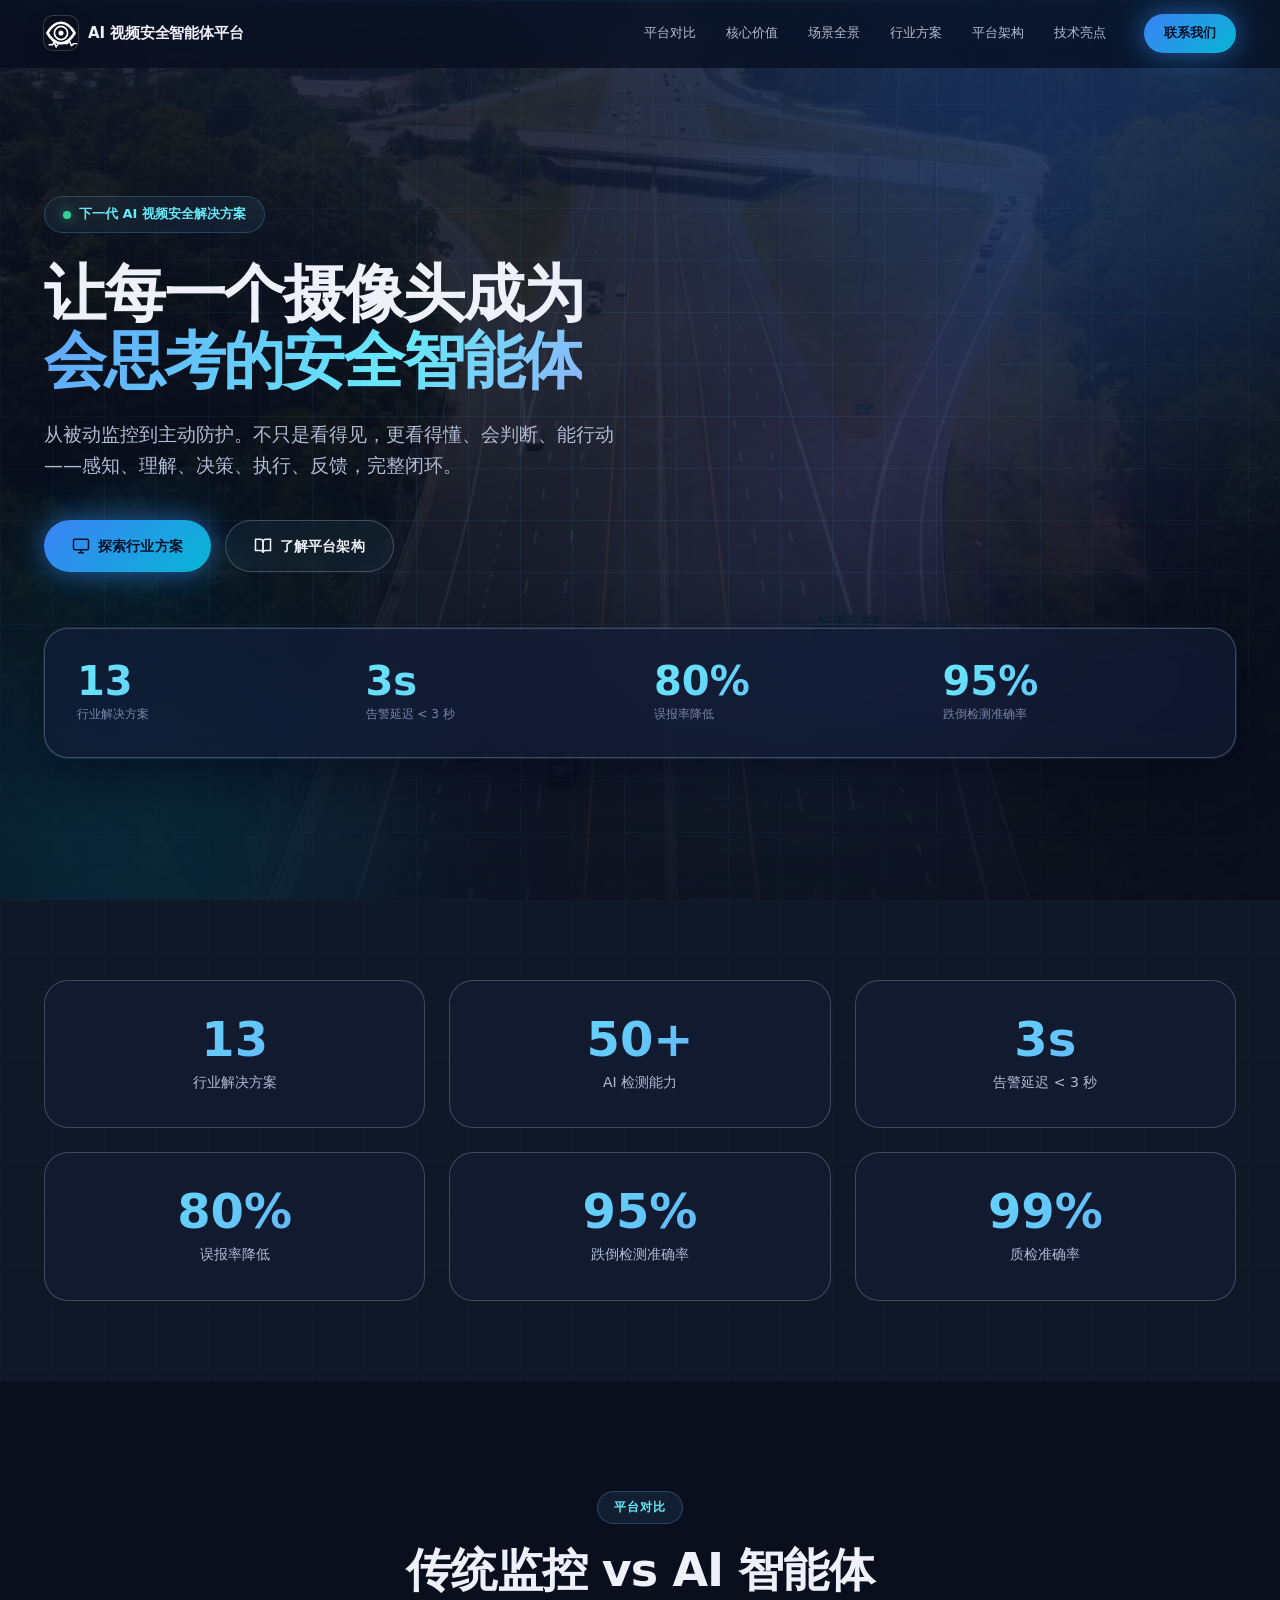
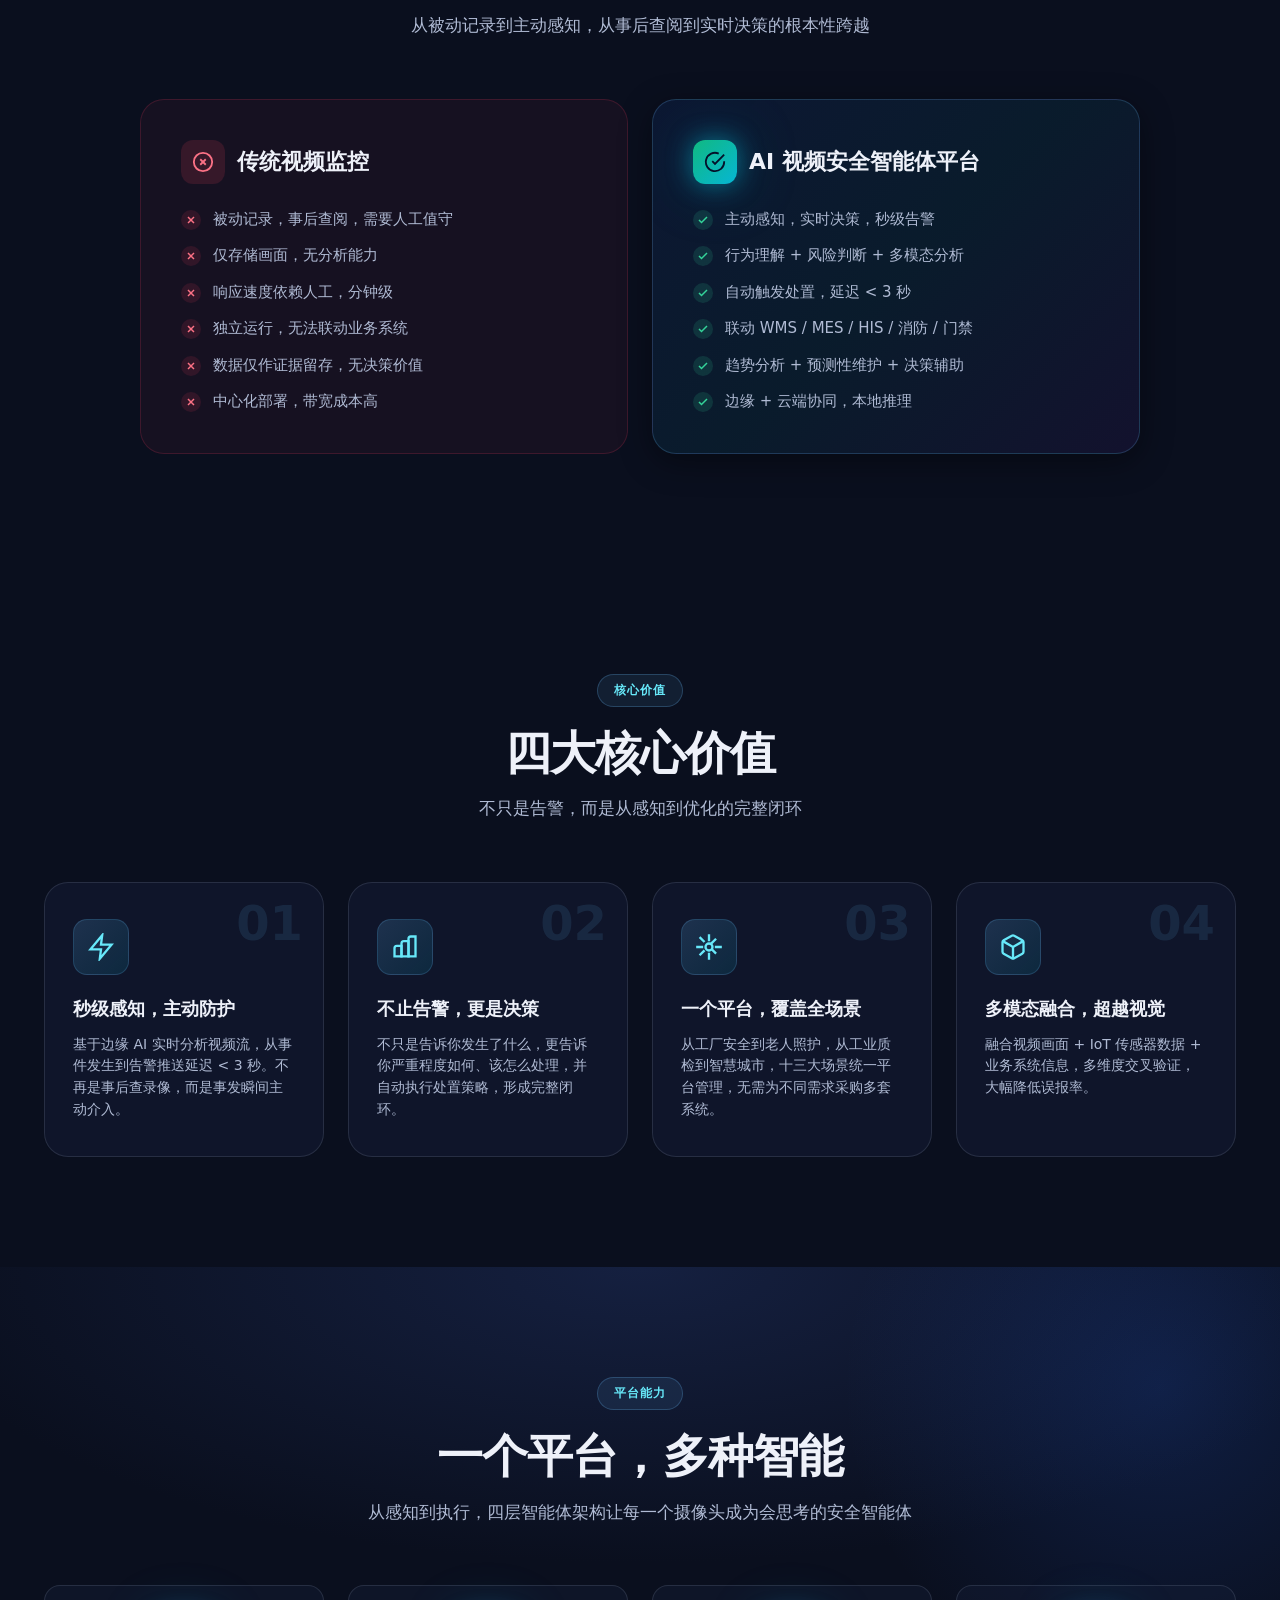
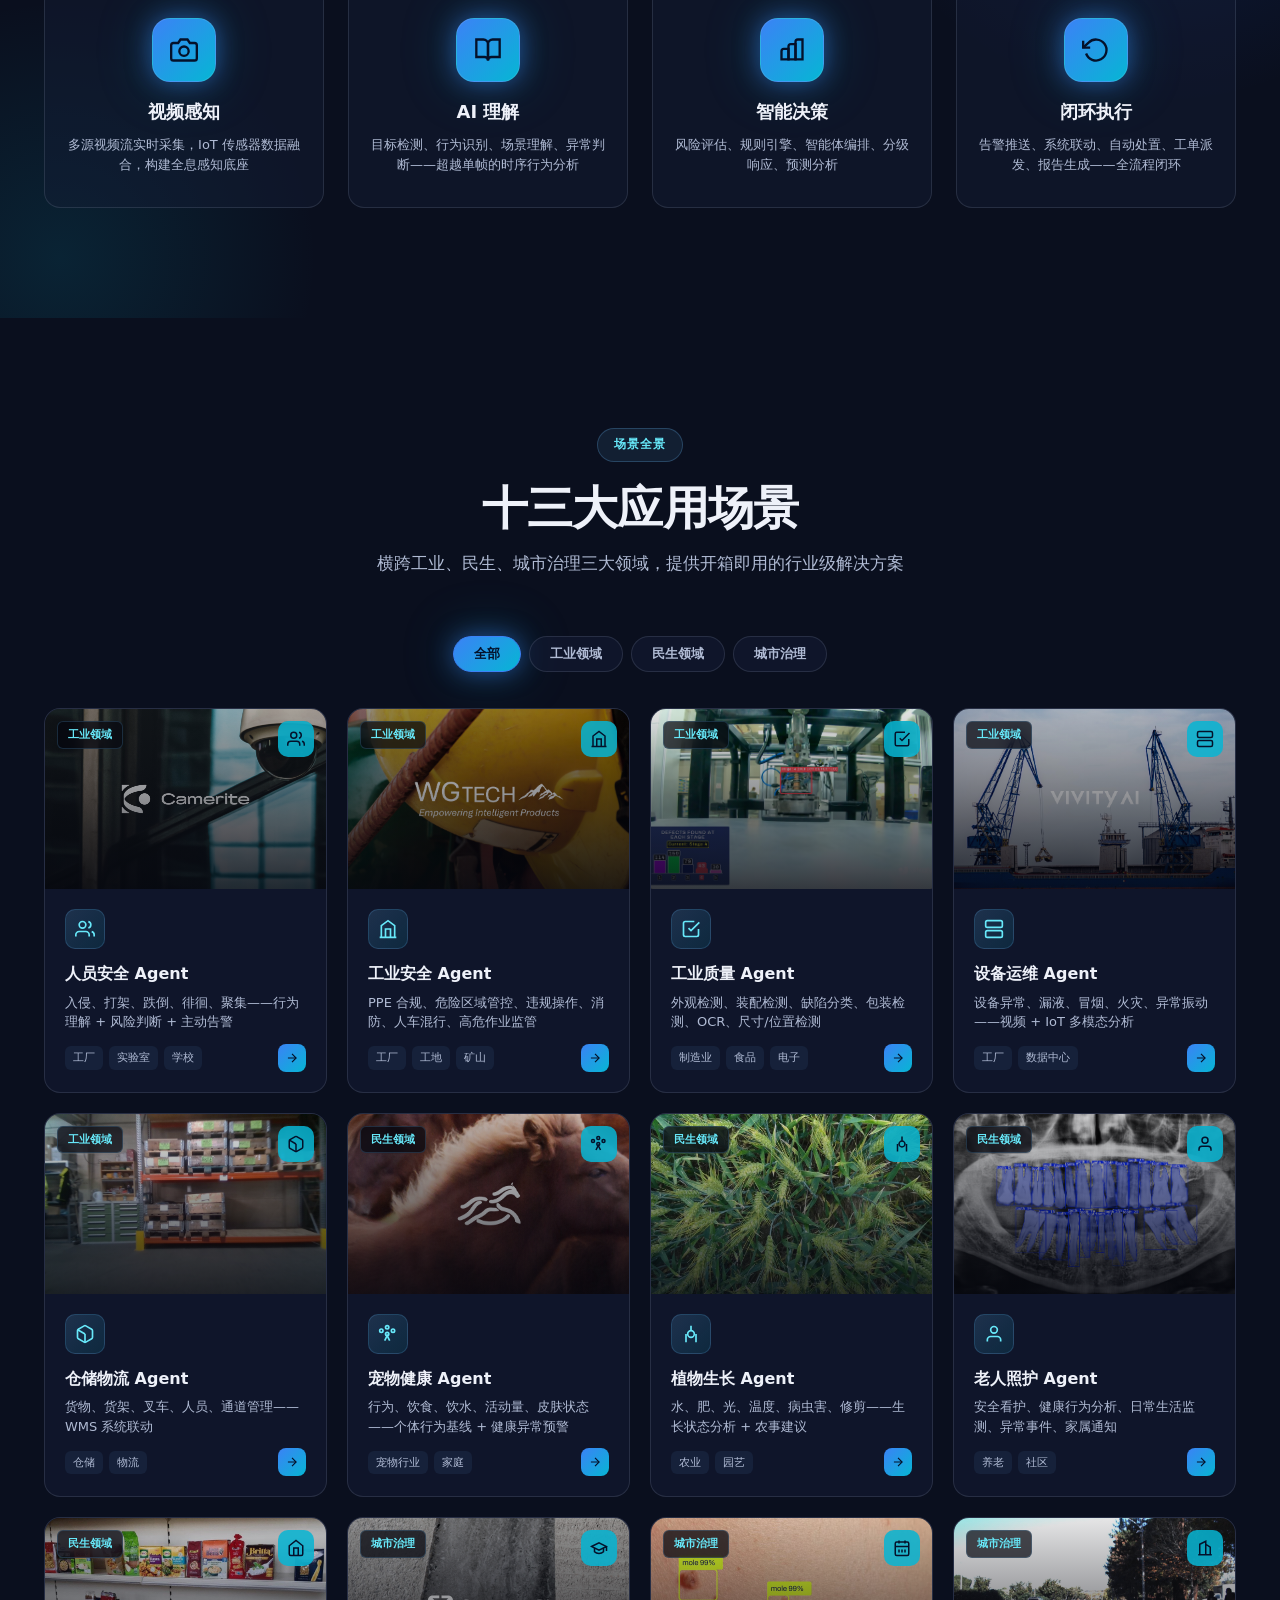
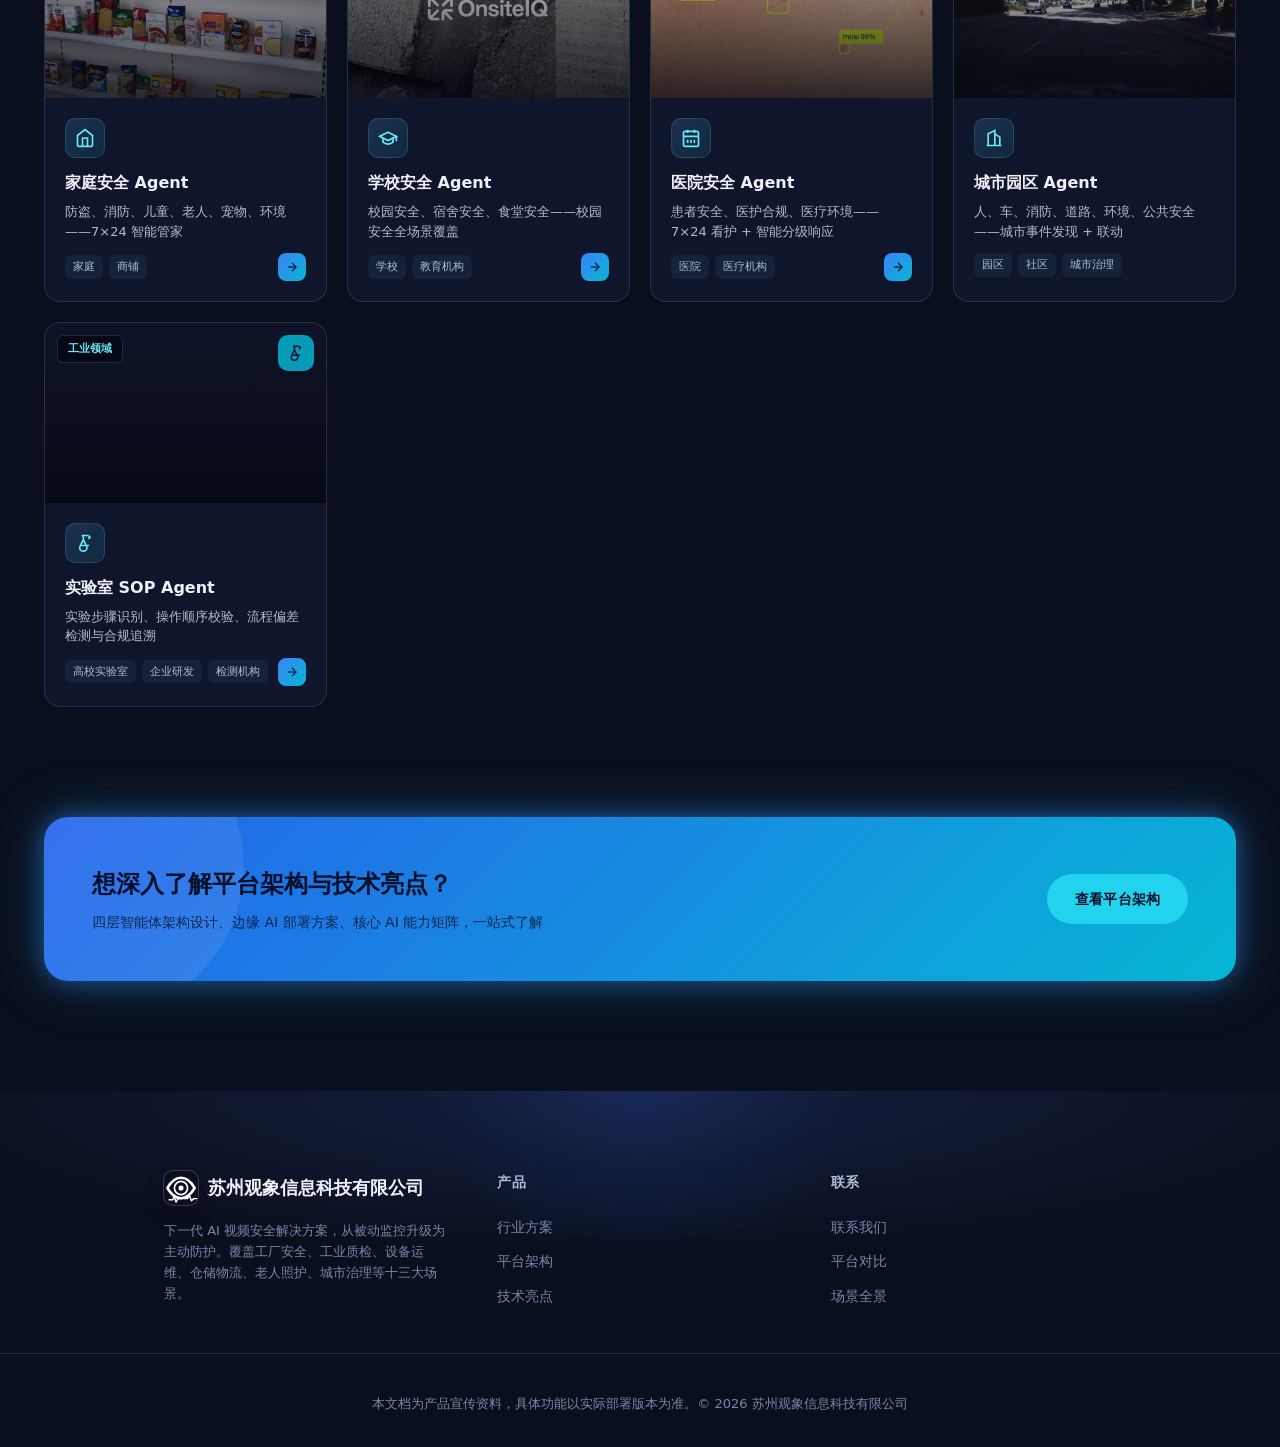
<file: index.html>
<!DOCTYPE html>
<html lang="zh-CN">
<head>
<meta charset="UTF-8">
<meta name="viewport" content="width=device-width, initial-scale=1.0">
<title>AI 视频安全智能体平台 — 让每一个摄像头成为会思考的安全智能体</title>
<meta property="og:type" content="website">
<meta property="og:title" content="AI 视频安全智能体平台 — 让每一个摄像头成为会思考的安全智能体">
<meta property="og:description" content="苏州观象信息科技有限公司 AI 视频安全智能体平台，覆盖工厂安全、工业质检、设备运维、仓储物流、老人照护和城市治理等十三大场景。">
<meta property="og:image" content="assets/images/poster-hero.avif">
<meta name="twitter:card" content="summary_large_image">
<meta name="description" content="苏州观象信息科技有限公司 AI 视频安全智能体平台，覆盖工厂安全、工业质检、设备运维、仓储物流、老人照护和城市治理等十三大场景。">
<meta name="robots" content="index,follow">
<link rel="stylesheet" href="styles.css">
<link rel="icon" href="assets/images/favicon.svg" type="image/svg+xml">

<script type="application/ld+json">
{
  "@context":"https://schema.org",
  "@type":"Organization",
  "name":"苏州观象信息科技有限公司",
  "description":"AI 视频安全智能体平台",
  "telephone":"+8618012727406",
  "email":"470904401@qq.com",
  "contactPoint":{"@type":"ContactPoint","telephone":"+8618012727406","contactType":"sales","availableLanguage":["zh-CN"]}
}
</script>
</head>
<body>

<!-- ===== Navigation ===== -->
<nav class="nav">
  <div class="container nav-inner">
    <a href="index.html" class="nav-logo">
      <span class="nav-logo-icon"><img src="assets/images/logo-guangxiang-mark.svg" alt="观象" width="34" height="34"></span>
      AI 视频安全智能体平台
    </a>
    <ul class="nav-links">
      <li><a href="index.html#compare" data-nav="compare">平台对比</a></li>
      <li><a href="index.html#values" data-nav="values">核心价值</a></li>
      <li><a href="index.html#scenarios" data-nav="scenarios">场景全景</a></li>
      <li><a href="pages/solutions.html" data-page="solutions">行业方案</a></li>
      <li><a href="pages/architecture.html" data-page="architecture">平台架构</a></li>
      <li><a href="pages/technology.html" data-page="technology">技术亮点</a></li>
    </ul>
    <a href="pages/contact.html" class="nav-cta">联系我们</a>
    <button class="nav-toggle" aria-label="菜单"><span></span><span></span><span></span></button>
  </div>
  <div class="nav-mobile">
    <a href="index.html#compare">平台对比</a>
    <a href="index.html#values">核心价值</a>
    <a href="index.html#scenarios">场景全景</a>
    <a href="pages/solutions.html">行业方案</a>
    <a href="pages/architecture.html">平台架构</a>
    <a href="pages/technology.html">技术亮点</a>
    <a href="pages/contact.html">联系我们</a>
  </div>
</nav>

<!-- ===== Hero ===== -->
<section class="hero" id="hero">
  <div class="hero-bg">
    <div class="hero-video-bg">
      <video autoplay muted loop playsinline preload="metadata" poster="assets/images/poster-hero.avif">
        <source src="assets/videos/hero-demo.webm" type="video/webm">
      </video>
    </div>
    <div class="hero-grid-lines"></div>
    <div class="hero-mesh hero-mesh-1"></div>
    <div class="hero-mesh hero-mesh-2"></div>
    <div class="hero-mesh hero-mesh-3"></div>
    <div class="hero-mesh hero-mesh-4"></div>
    <div class="hero-scan-line"></div>
  </div>
  <div class="container hero-content">
    <div>
      <div class="hero-badge"><span class="dot"></span>下一代 AI 视频安全解决方案</div>
      <h1>让每一个摄像头成为<br><span class="grad">会思考的安全智能体</span></h1>
      <p class="hero-sub">从被动监控到主动防护。不只是看得见，更看得懂、会判断、能行动——感知、理解、决策、执行、反馈，完整闭环。</p>
      <div class="hero-actions">
        <a href="pages/solutions.html" class="btn btn-primary">
          <svg viewBox="0 0 24 24" fill="none" stroke="currentColor" stroke-width="2"><rect x="2" y="3" width="20" height="14" rx="2"/><line x1="8" y1="21" x2="16" y2="21"/><line x1="12" y1="17" x2="12" y2="21"/></svg>
          探索行业方案
        </a>
        <a href="pages/architecture.html" class="btn btn-ghost">
          <svg viewBox="0 0 24 24" fill="none" stroke="currentColor" stroke-width="2"><path d="M2 3h6a4 4 0 0 1 4 4v14a3 3 0 0 0-3-3H2z"/><path d="M22 3h-6a4 4 0 0 0-4 4v14a3 3 0 0 1 3-3h7z"/></svg>
          了解平台架构
        </a>
      </div>
      <div class="hero-stats">
        <div class="hero-stat"><div class="hero-stat-num" data-count="13">12</div><div class="hero-stat-label">行业解决方案</div></div>
        <div class="hero-stat"><div class="hero-stat-num" data-count="3" data-suffix="s">3s</div><div class="hero-stat-label">告警延迟 &lt; 3 秒</div></div>
        <div class="hero-stat"><div class="hero-stat-num" data-count="80" data-suffix="%">80%</div><div class="hero-stat-label">误报率降低</div></div>
        <div class="hero-stat"><div class="hero-stat-num" data-count="95" data-suffix="%">95%</div><div class="hero-stat-label">跌倒检测准确率</div></div>
      </div>
    </div>
  </div>
</section>

<!-- ===== Stats Bar ===== -->
<section class="stats-bar">
  <div class="container">
    <div class="stats-grid">
      <div class="stat-item"><div class="stat-num" data-count="13">12</div><div class="stat-label">行业解决方案</div></div>
      <div class="stat-item"><div class="stat-num" data-count="50" data-suffix="+">50+</div><div class="stat-label">AI 检测能力</div></div>
      <div class="stat-item"><div class="stat-num" data-count="3" data-suffix="s">3s</div><div class="stat-label">告警延迟 &lt; 3 秒</div></div>
      <div class="stat-item"><div class="stat-num" data-count="80" data-suffix="%">80%</div><div class="stat-label">误报率降低</div></div>
      <div class="stat-item"><div class="stat-num" data-count="95" data-suffix="%">95%</div><div class="stat-label">跌倒检测准确率</div></div>
      <div class="stat-item"><div class="stat-num" data-count="99" data-suffix="%">99%</div><div class="stat-label">质检准确率</div></div>
    </div>
  </div>
</section>

<!-- ===== Comparison ===== -->
<section class="section compare" id="compare">
  <div class="container">
    <div class="section-head reveal">
      <span class="section-eyebrow">平台对比</span>
      <h2 class="section-title">传统监控 vs AI 智能体</h2>
      <p class="section-sub">从被动记录到主动感知，从事后查阅到实时决策的根本性跨越</p>
    </div>
    <div class="compare-grid reveal-stagger">
      <div class="compare-card old">
        <h3><span class="compare-card-icon"><svg viewBox="0 0 24 24" fill="none" stroke="currentColor" stroke-width="2"><circle cx="12" cy="12" r="10"/><line x1="15" y1="9" x2="9" y2="15"/><line x1="9" y1="9" x2="15" y2="15"/></svg></span>传统视频监控</h3>
        <ul class="compare-list">
          <li><span class="compare-icon"><svg viewBox="0 0 24 24" fill="none" stroke="currentColor" stroke-width="3"><line x1="18" y1="6" x2="6" y2="18"/><line x1="6" y1="6" x2="18" y2="18"/></svg></span>被动记录，事后查阅，需要人工值守</li>
          <li><span class="compare-icon"><svg viewBox="0 0 24 24" fill="none" stroke="currentColor" stroke-width="3"><line x1="18" y1="6" x2="6" y2="18"/><line x1="6" y1="6" x2="18" y2="18"/></svg></span>仅存储画面，无分析能力</li>
          <li><span class="compare-icon"><svg viewBox="0 0 24 24" fill="none" stroke="currentColor" stroke-width="3"><line x1="18" y1="6" x2="6" y2="18"/><line x1="6" y1="6" x2="18" y2="18"/></svg></span>响应速度依赖人工，分钟级</li>
          <li><span class="compare-icon"><svg viewBox="0 0 24 24" fill="none" stroke="currentColor" stroke-width="3"><line x1="18" y1="6" x2="6" y2="18"/><line x1="6" y1="6" x2="18" y2="18"/></svg></span>独立运行，无法联动业务系统</li>
          <li><span class="compare-icon"><svg viewBox="0 0 24 24" fill="none" stroke="currentColor" stroke-width="3"><line x1="18" y1="6" x2="6" y2="18"/><line x1="6" y1="6" x2="18" y2="18"/></svg></span>数据仅作证据留存，无决策价值</li>
          <li><span class="compare-icon"><svg viewBox="0 0 24 24" fill="none" stroke="currentColor" stroke-width="3"><line x1="18" y1="6" x2="6" y2="18"/><line x1="6" y1="6" x2="18" y2="18"/></svg></span>中心化部署，带宽成本高</li>
        </ul>
      </div>
      <div class="compare-card new">
        <h3><span class="compare-card-icon"><svg viewBox="0 0 24 24" fill="none" stroke="currentColor" stroke-width="2"><path d="M22 11.08V12a10 10 0 1 1-5.93-9.14"/><polyline points="22 4 12 14.01 9 11.01"/></svg></span>AI 视频安全智能体平台</h3>
        <ul class="compare-list">
          <li><span class="compare-icon"><svg viewBox="0 0 24 24" fill="none" stroke="currentColor" stroke-width="3"><polyline points="20 6 9 17 4 12"/></svg></span>主动感知，实时决策，秒级告警</li>
          <li><span class="compare-icon"><svg viewBox="0 0 24 24" fill="none" stroke="currentColor" stroke-width="3"><polyline points="20 6 9 17 4 12"/></svg></span>行为理解 + 风险判断 + 多模态分析</li>
          <li><span class="compare-icon"><svg viewBox="0 0 24 24" fill="none" stroke="currentColor" stroke-width="3"><polyline points="20 6 9 17 4 12"/></svg></span>自动触发处置，延迟 &lt; 3 秒</li>
          <li><span class="compare-icon"><svg viewBox="0 0 24 24" fill="none" stroke="currentColor" stroke-width="3"><polyline points="20 6 9 17 4 12"/></svg></span>联动 WMS / MES / HIS / 消防 / 门禁</li>
          <li><span class="compare-icon"><svg viewBox="0 0 24 24" fill="none" stroke="currentColor" stroke-width="3"><polyline points="20 6 9 17 4 12"/></svg></span>趋势分析 + 预测性维护 + 决策辅助</li>
          <li><span class="compare-icon"><svg viewBox="0 0 24 24" fill="none" stroke="currentColor" stroke-width="3"><polyline points="20 6 9 17 4 12"/></svg></span>边缘 + 云端协同，本地推理</li>
        </ul>
      </div>
    </div>
  </div>
</section>

<!-- ===== Core Values ===== -->
<section class="section" id="values">
  <div class="container">
    <div class="section-head reveal">
      <span class="section-eyebrow">核心价值</span>
      <h2 class="section-title">四大核心价值</h2>
      <p class="section-sub">不只是告警，而是从感知到优化的完整闭环</p>
    </div>
    <div class="values-grid reveal-stagger">
      <div class="value-card">
        <div class="num">01</div>
        <div class="value-icon"><svg viewBox="0 0 24 24" fill="none" stroke="currentColor" stroke-width="2"><polygon points="13 2 3 14 12 14 11 22 21 10 12 10 13 2"/></svg></div>
        <h3>秒级感知，主动防护</h3>
        <p>基于边缘 AI 实时分析视频流，从事件发生到告警推送延迟 &lt; 3 秒。不再是事后查录像，而是事发瞬间主动介入。</p>
      </div>
      <div class="value-card">
        <div class="num">02</div>
        <div class="value-icon"><svg viewBox="0 0 24 24" fill="none" stroke="currentColor" stroke-width="2"><path d="M9 11H5a2 2 0 0 0-2 2v7h6V11z"/><path d="M15 7h-4a2 2 0 0 0-2 2v11h6V7z"/><path d="M21 3h-4a2 2 0 0 0-2 2v15h6V3z"/></svg></div>
        <h3>不止告警，更是决策</h3>
        <p>不只是告诉你发生了什么，更告诉你严重程度如何、该怎么处理，并自动执行处置策略，形成完整闭环。</p>
      </div>
      <div class="value-card">
        <div class="num">03</div>
        <div class="value-icon"><svg viewBox="0 0 24 24" fill="none" stroke="currentColor" stroke-width="2"><circle cx="12" cy="12" r="3"/><path d="M12 1v6m0 10v6m11-11h-6m-10 0H1m17.07-7.07l-4.24 4.24m-5.66 5.66l-4.24 4.24m0-15.56l4.24 4.24m5.66 5.66l4.24 4.24"/></svg></div>
        <h3>一个平台，覆盖全场景</h3>
        <p>从工厂安全到老人照护，从工业质检到智慧城市，十三大场景统一平台管理，无需为不同需求采购多套系统。</p>
      </div>
      <div class="value-card">
        <div class="num">04</div>
        <div class="value-icon"><svg viewBox="0 0 24 24" fill="none" stroke="currentColor" stroke-width="2"><path d="M21 16V8a2 2 0 0 0-1-1.73l-7-4a2 2 0 0 0-2 0l-7 4A2 2 0 0 0 3 8v8a2 2 0 0 0 1 1.73l7 4a2 2 0 0 0 2 0l7-4A2 2 0 0 0 21 16z"/><polyline points="3.27 6.96 12 12.01 20.73 6.96"/><line x1="12" y1="22.08" x2="12" y2="12"/></svg></div>
        <h3>多模态融合，超越视觉</h3>
        <p>融合视频画面 + IoT 传感器数据 + 业务系统信息，多维度交叉验证，大幅降低误报率。</p>
      </div>
    </div>
  </div>
</section>

<!-- ===== Platform Section ===== -->
<section class="section platform" id="platform">
  <div class="container">
    <div class="section-head reveal">
      <span class="section-eyebrow" style="background:rgba(99,179,237,.10);color:var(--cyan-300);border:1px solid rgba(99,179,237,.25)">平台能力</span>
      <h2 class="section-title">一个平台，多种智能</h2>
      <p class="section-sub">从感知到执行，四层智能体架构让每一个摄像头成为会思考的安全智能体</p>
    </div>
    <div class="platform-grid reveal-stagger">
      <div class="platform-item">
        <div class="platform-icon"><svg viewBox="0 0 24 24" fill="none" stroke="currentColor" stroke-width="2"><path d="M23 19a2 2 0 0 1-2 2H3a2 2 0 0 1-2-2V8a2 2 0 0 1 2-2h4l2-3h6l2 3h4a2 2 0 0 1 2 2z"/><circle cx="12" cy="13" r="4"/></svg></div>
        <h4>视频感知</h4>
        <p>多源视频流实时采集，IoT 传感器数据融合，构建全息感知底座</p>
      </div>
      <div class="platform-item">
        <div class="platform-icon"><svg viewBox="0 0 24 24" fill="none" stroke="currentColor" stroke-width="2"><path d="M2 3h6a4 4 0 0 1 4 4v14a3 3 0 0 0-3-3H2z"/><path d="M22 3h-6a4 4 0 0 0-4 4v14a3 3 0 0 1 3-3h7z"/></svg></div>
        <h4>AI 理解</h4>
        <p>目标检测、行为识别、场景理解、异常判断——超越单帧的时序行为分析</p>
      </div>
      <div class="platform-item">
        <div class="platform-icon"><svg viewBox="0 0 24 24" fill="none" stroke="currentColor" stroke-width="2"><path d="M9 11H5a2 2 0 0 0-2 2v7h6V11z"/><path d="M15 7h-4a2 2 0 0 0-2 2v11h6V7z"/><path d="M21 3h-4a2 2 0 0 0-2 2v15h6V3z"/></svg></div>
        <h4>智能决策</h4>
        <p>风险评估、规则引擎、智能体编排、分级响应、预测分析</p>
      </div>
      <div class="platform-item">
        <div class="platform-icon"><svg viewBox="0 0 24 24" fill="none" stroke="currentColor" stroke-width="2"><polyline points="1 4 1 10 7 10"/><path d="M3.51 15a9 9 0 1 0 2.13-9.36L1 10"/></svg></div>
        <h4>闭环执行</h4>
        <p>告警推送、系统联动、自动处置、工单派发、报告生成——全流程闭环</p>
      </div>
    </div>
  </div>
</section>

<!-- ===== Scenario Map ===== -->
<section class="section scenarios" id="scenarios">
  <div class="container">
    <div class="section-head reveal">
      <span class="section-eyebrow">场景全景</span>
      <h2 class="section-title">十三大应用场景</h2>
      <p class="section-sub">横跨工业、民生、城市治理三大领域，提供开箱即用的行业级解决方案</p>
    </div>
    <div class="domain-tabs reveal">
      <button class="domain-tab active" data-domain="all">全部</button>
      <button class="domain-tab" data-domain="industry">工业领域</button>
      <button class="domain-tab" data-domain="livelihood">民生领域</button>
      <button class="domain-tab" data-domain="city">城市治理</button>
    </div>
    <div class="scenario-grid reveal-stagger">
      <a class="scenario-link" href="pages/solutions.html#personnel"><div class="scenario-item domain-industry" data-domain="industry">
        <div class="scenario-card-img" style="background-image:url('assets/images/personnel-surveillance.avif')">
          <span class="scenario-card-badge">工业领域</span>
          <div class="scenario-card-icon-overlay"><svg viewBox="0 0 24 24" fill="none" stroke="currentColor" stroke-width="2"><path d="M17 21v-2a4 4 0 0 0-4-4H5a4 4 0 0 0-4 4v2"/><circle cx="9" cy="7" r="4"/><path d="M23 21v-2a4 4 0 0 0-3-3.87"/><path d="M16 3.13a4 4 0 0 1 0 7.75"/></svg></div>
        </div>
        <div class="scenario-card-body">
          <div class="scenario-icon"><svg viewBox="0 0 24 24" fill="none" stroke="currentColor" stroke-width="2"><path d="M17 21v-2a4 4 0 0 0-4-4H5a4 4 0 0 0-4 4v2"/><circle cx="9" cy="7" r="4"/><path d="M23 21v-2a4 4 0 0 0-3-3.87"/><path d="M16 3.13a4 4 0 0 1 0 7.75"/></svg></div>
          <div class="agent-name">人员安全 Agent</div>
          <p class="agent-desc">入侵、打架、跌倒、徘徊、聚集——行为理解 + 风险判断 + 主动告警</p>
          <div class="agent-tags"><span>工厂</span><span>实验室</span><span>学校</span><span class="scenario-arrow"><svg viewBox="0 0 24 24" fill="none" stroke="currentColor" stroke-width="2"><line x1="5" y1="12" x2="19" y2="12"/><polyline points="12 5 19 12 12 19"/></svg></span></div>
        </div>
      </div></a>
      <a class="scenario-link" href="pages/solutions.html#factory"><div class="scenario-item domain-industry" data-domain="industry">
        <div class="scenario-card-img" style="background-image:url('assets/images/factory-ppe.avif')">
          <span class="scenario-card-badge">工业领域</span>
          <div class="scenario-card-icon-overlay"><svg viewBox="0 0 24 24" fill="none" stroke="currentColor" stroke-width="2"><path d="M2 22h20M4 22V8l8-6 8 6v14M9 22V12h6v10"/></svg></div>
        </div>
        <div class="scenario-card-body">
          <div class="scenario-icon"><svg viewBox="0 0 24 24" fill="none" stroke="currentColor" stroke-width="2"><path d="M2 22h20M4 22V8l8-6 8 6v14M9 22V12h6v10"/></svg></div>
          <div class="agent-name">工业安全 Agent</div>
          <p class="agent-desc">PPE 合规、危险区域管控、违规操作、消防、人车混行、高危作业监管</p>
          <div class="agent-tags"><span>工厂</span><span>工地</span><span>矿山</span><span class="scenario-arrow"><svg viewBox="0 0 24 24" fill="none" stroke="currentColor" stroke-width="2"><line x1="5" y1="12" x2="19" y2="12"/><polyline points="12 5 19 12 12 19"/></svg></span></div>
        </div>
      </div></a>
      <a class="scenario-link" href="pages/solutions.html#quality"><div class="scenario-item domain-industry" data-domain="industry">
        <div class="scenario-card-img" style="background-image:url('assets/images/quality-defect.avif')">
          <span class="scenario-card-badge">工业领域</span>
          <div class="scenario-card-icon-overlay"><svg viewBox="0 0 24 24" fill="none" stroke="currentColor" stroke-width="2"><path d="M9 11l3 3L22 4"/><path d="M21 12v7a2 2 0 0 1-2 2H5a2 2 0 0 1-2-2V5a2 2 0 0 1 2-2h11"/></svg></div>
        </div>
        <div class="scenario-card-body">
          <div class="scenario-icon"><svg viewBox="0 0 24 24" fill="none" stroke="currentColor" stroke-width="2"><path d="M9 11l3 3L22 4"/><path d="M21 12v7a2 2 0 0 1-2 2H5a2 2 0 0 1-2-2V5a2 2 0 0 1 2-2h11"/></svg></div>
          <div class="agent-name">工业质量 Agent</div>
          <p class="agent-desc">外观检测、装配检测、缺陷分类、包装检测、OCR、尺寸/位置检测</p>
          <div class="agent-tags"><span>制造业</span><span>食品</span><span>电子</span><span class="scenario-arrow"><svg viewBox="0 0 24 24" fill="none" stroke="currentColor" stroke-width="2"><line x1="5" y1="12" x2="19" y2="12"/><polyline points="12 5 19 12 12 19"/></svg></span></div>
        </div>
      </div></a>
      <a class="scenario-link" href="pages/solutions.html#equipment"><div class="scenario-item domain-industry" data-domain="industry">
        <div class="scenario-card-img" style="background-image:url('assets/images/equipment-industrial.avif')">
          <span class="scenario-card-badge">工业领域</span>
          <div class="scenario-card-icon-overlay"><svg viewBox="0 0 24 24" fill="none" stroke="currentColor" stroke-width="2"><rect x="2" y="2" width="20" height="8" rx="2"/><rect x="2" y="14" width="20" height="8" rx="2"/><line x1="6" y1="6" x2="6.01" y2="6"/><line x1="6" y1="18" x2="6.01" y2="18"/></svg></div>
        </div>
        <div class="scenario-card-body">
          <div class="scenario-icon"><svg viewBox="0 0 24 24" fill="none" stroke="currentColor" stroke-width="2"><rect x="2" y="2" width="20" height="8" rx="2"/><rect x="2" y="14" width="20" height="8" rx="2"/><line x1="6" y1="6" x2="6.01" y2="6"/><line x1="6" y1="18" x2="6.01" y2="18"/></svg></div>
          <div class="agent-name">设备运维 Agent</div>
          <p class="agent-desc">设备异常、漏液、冒烟、火灾、异常振动——视频 + IoT 多模态分析</p>
          <div class="agent-tags"><span>工厂</span><span>数据中心</span><span class="scenario-arrow"><svg viewBox="0 0 24 24" fill="none" stroke="currentColor" stroke-width="2"><line x1="5" y1="12" x2="19" y2="12"/><polyline points="12 5 19 12 12 19"/></svg></span></div>
        </div>
      </div></a>
      <a class="scenario-link" href="pages/solutions.html#warehouse"><div class="scenario-item domain-industry" data-domain="industry">
        <div class="scenario-card-img" style="background-image:url('assets/images/warehouse-pallets.avif')">
          <span class="scenario-card-badge">工业领域</span>
          <div class="scenario-card-icon-overlay"><svg viewBox="0 0 24 24" fill="none" stroke="currentColor" stroke-width="2"><path d="M21 16V8a2 2 0 0 0-1-1.73l-7-4a2 2 0 0 0-2 0l-7 4A2 2 0 0 0 3 8v8a2 2 0 0 0 1 1.73l7 4a2 2 0 0 0 2 0l7-4A2 2 0 0 0 21 16z"/><line x1="3.27" y1="6.96" x2="12" y2="12.01"/><line x1="12" y1="22.08" x2="12" y2="12"/></svg></div>
        </div>
        <div class="scenario-card-body">
          <div class="scenario-icon"><svg viewBox="0 0 24 24" fill="none" stroke="currentColor" stroke-width="2"><path d="M21 16V8a2 2 0 0 0-1-1.73l-7-4a2 2 0 0 0-2 0l-7 4A2 2 0 0 0 3 8v8a2 2 0 0 0 1 1.73l7 4a2 2 0 0 0 2 0l7-4A2 2 0 0 0 21 16z"/><line x1="3.27" y1="6.96" x2="12" y2="12.01"/><line x1="12" y1="22.08" x2="12" y2="12"/></svg></div>
          <div class="agent-name">仓储物流 Agent</div>
          <p class="agent-desc">货物、货架、叉车、人员、通道管理——WMS 系统联动</p>
          <div class="agent-tags"><span>仓储</span><span>物流</span><span class="scenario-arrow"><svg viewBox="0 0 24 24" fill="none" stroke="currentColor" stroke-width="2"><line x1="5" y1="12" x2="19" y2="12"/><polyline points="12 5 19 12 12 19"/></svg></span></div>
        </div>
      </div></a>
      <a class="scenario-link" href="pages/solutions.html#pet"><div class="scenario-item domain-livelihood" data-domain="livelihood">
        <div class="scenario-card-img" style="background-image:url('assets/images/pet-hero.avif')">
          <span class="scenario-card-badge">民生领域</span>
          <div class="scenario-card-icon-overlay"><svg viewBox="0 0 24 24" fill="none" stroke="currentColor" stroke-width="2"><circle cx="11" cy="4" r="2"/><circle cx="18" cy="8" r="2"/><circle cx="4" cy="8" r="2"/><circle cx="11" cy="12" r="2"/><path d="M8 20l3-6 3 6"/></svg></div>
        </div>
        <div class="scenario-card-body">
          <div class="scenario-icon"><svg viewBox="0 0 24 24" fill="none" stroke="currentColor" stroke-width="2"><circle cx="11" cy="4" r="2"/><circle cx="18" cy="8" r="2"/><circle cx="4" cy="8" r="2"/><circle cx="11" cy="12" r="2"/><path d="M8 20l3-6 3 6"/></svg></div>
          <div class="agent-name">宠物健康 Agent</div>
          <p class="agent-desc">行为、饮食、饮水、活动量、皮肤状态——个体行为基线 + 健康异常预警</p>
          <div class="agent-tags"><span>宠物行业</span><span>家庭</span><span class="scenario-arrow"><svg viewBox="0 0 24 24" fill="none" stroke="currentColor" stroke-width="2"><line x1="5" y1="12" x2="19" y2="12"/><polyline points="12 5 19 12 12 19"/></svg></span></div>
        </div>
      </div></a>
      <a class="scenario-link" href="pages/solutions.html#plant"><div class="scenario-item domain-livelihood" data-domain="livelihood">
        <div class="scenario-card-img" style="background-image:url('assets/images/plant-wheat1.avif')">
          <span class="scenario-card-badge">民生领域</span>
          <div class="scenario-card-icon-overlay"><svg viewBox="0 0 24 24" fill="none" stroke="currentColor" stroke-width="2"><path d="M12 2v6m0 0c-2 0-4 2-4 4s2 4 4 4 4-2 4-4-2-4-4-4z"/><path d="M6 22V12M18 22V12"/></svg></div>
        </div>
        <div class="scenario-card-body">
          <div class="scenario-icon"><svg viewBox="0 0 24 24" fill="none" stroke="currentColor" stroke-width="2"><path d="M12 2v6m0 0c-2 0-4 2-4 4s2 4 4 4 4-2 4-4-2-4-4-4z"/><path d="M6 22V12M18 22V12"/></svg></div>
          <div class="agent-name">植物生长 Agent</div>
          <p class="agent-desc">水、肥、光、温度、病虫害、修剪——生长状态分析 + 农事建议</p>
          <div class="agent-tags"><span>农业</span><span>园艺</span><span class="scenario-arrow"><svg viewBox="0 0 24 24" fill="none" stroke="currentColor" stroke-width="2"><line x1="5" y1="12" x2="19" y2="12"/><polyline points="12 5 19 12 12 19"/></svg></span></div>
        </div>
      </div></a>
      <a class="scenario-link" href="pages/solutions.html#elderly"><div class="scenario-item domain-livelihood" data-domain="livelihood">
        <div class="scenario-card-img" style="background-image:url('assets/images/elderly-care.avif')">
          <span class="scenario-card-badge">民生领域</span>
          <div class="scenario-card-icon-overlay"><svg viewBox="0 0 24 24" fill="none" stroke="currentColor" stroke-width="2"><path d="M20 21v-2a4 4 0 0 0-4-4H8a4 4 0 0 0-4 4v2"/><circle cx="12" cy="7" r="4"/></svg></div>
        </div>
        <div class="scenario-card-body">
          <div class="scenario-icon"><svg viewBox="0 0 24 24" fill="none" stroke="currentColor" stroke-width="2"><path d="M20 21v-2a4 4 0 0 0-4-4H8a4 4 0 0 0-4 4v2"/><circle cx="12" cy="7" r="4"/></svg></div>
          <div class="agent-name">老人照护 Agent</div>
          <p class="agent-desc">安全看护、健康行为分析、日常生活监测、异常事件、家属通知</p>
          <div class="agent-tags"><span>养老</span><span>社区</span><span class="scenario-arrow"><svg viewBox="0 0 24 24" fill="none" stroke="currentColor" stroke-width="2"><line x1="5" y1="12" x2="19" y2="12"/><polyline points="12 5 19 12 12 19"/></svg></span></div>
        </div>
      </div></a>
      <a class="scenario-link" href="pages/solutions.html#home"><div class="scenario-item domain-livelihood" data-domain="livelihood">
        <div class="scenario-card-img" style="background-image:url('assets/images/home-shelf1.avif')">
          <span class="scenario-card-badge">民生领域</span>
          <div class="scenario-card-icon-overlay"><svg viewBox="0 0 24 24" fill="none" stroke="currentColor" stroke-width="2"><path d="M3 9l9-7 9 7v11a2 2 0 0 1-2 2H5a2 2 0 0 1-2-2z"/><polyline points="9 22 9 12 15 12 15 22"/></svg></div>
        </div>
        <div class="scenario-card-body">
          <div class="scenario-icon"><svg viewBox="0 0 24 24" fill="none" stroke="currentColor" stroke-width="2"><path d="M3 9l9-7 9 7v11a2 2 0 0 1-2 2H5a2 2 0 0 1-2-2z"/><polyline points="9 22 9 12 15 12 15 22"/></svg></div>
          <div class="agent-name">家庭安全 Agent</div>
          <p class="agent-desc">防盗、消防、儿童、老人、宠物、环境——7×24 智能管家</p>
          <div class="agent-tags"><span>家庭</span><span>商铺</span><span class="scenario-arrow"><svg viewBox="0 0 24 24" fill="none" stroke="currentColor" stroke-width="2"><line x1="5" y1="12" x2="19" y2="12"/><polyline points="12 5 19 12 12 19"/></svg></span></div>
        </div>
      </div></a>
      <a class="scenario-link" href="pages/solutions.html#school"><div class="scenario-item domain-city" data-domain="city">
        <div class="scenario-card-img" style="background-image:url('assets/images/school-construction.avif')">
          <span class="scenario-card-badge">城市治理</span>
          <div class="scenario-card-icon-overlay"><svg viewBox="0 0 24 24" fill="none" stroke="currentColor" stroke-width="2"><path d="M22 10v6M2 10l10-5 10 5-10 5z"/><path d="M6 12v5c3 3 9 3 12 0v-5"/></svg></div>
        </div>
        <div class="scenario-card-body">
          <div class="scenario-icon"><svg viewBox="0 0 24 24" fill="none" stroke="currentColor" stroke-width="2"><path d="M22 10v6M2 10l10-5 10 5-10 5z"/><path d="M6 12v5c3 3 9 3 12 0v-5"/></svg></div>
          <div class="agent-name">学校安全 Agent</div>
          <p class="agent-desc">校园安全、宿舍安全、食堂安全——校园安全全场景覆盖</p>
          <div class="agent-tags"><span>学校</span><span>教育机构</span><span class="scenario-arrow"><svg viewBox="0 0 24 24" fill="none" stroke="currentColor" stroke-width="2"><line x1="5" y1="12" x2="19" y2="12"/><polyline points="12 5 19 12 12 19"/></svg></span></div>
        </div>
      </div></a>
      <a class="scenario-link" href="pages/solutions.html#hospital"><div class="scenario-item domain-city" data-domain="city">
        <div class="scenario-card-img" style="background-image:url('assets/images/poster-healthcare.avif')">
          <span class="scenario-card-badge">城市治理</span>
          <div class="scenario-card-icon-overlay"><svg viewBox="0 0 24 24" fill="none" stroke="currentColor" stroke-width="2"><path d="M8 2v4M16 2v4M3 10h18M5 4h14a2 2 0 0 1 2 2v14a2 2 0 0 1-2 2H5a2 2 0 0 1-2-2V6a2 2 0 0 1 2-2z"/><path d="M12 18v-4M8 18v-4M16 18v-4"/></svg></div>
        </div>
        <div class="scenario-card-body">
          <div class="scenario-icon"><svg viewBox="0 0 24 24" fill="none" stroke="currentColor" stroke-width="2"><path d="M8 2v4M16 2v4M3 10h18M5 4h14a2 2 0 0 1 2 2v14a2 2 0 0 1-2 2H5a2 2 0 0 1-2-2V6a2 2 0 0 1 2-2z"/><path d="M12 18v-4M8 18v-4M16 18v-4"/></svg></div>
          <div class="agent-name">医院安全 Agent</div>
          <p class="agent-desc">患者安全、医护合规、医疗环境——7×24 看护 + 智能分级响应</p>
          <div class="agent-tags"><span>医院</span><span>医疗机构</span><span class="scenario-arrow"><svg viewBox="0 0 24 24" fill="none" stroke="currentColor" stroke-width="2"><line x1="5" y1="12" x2="19" y2="12"/><polyline points="12 5 19 12 12 19"/></svg></span></div>
        </div>
      </div></a>
      <a class="scenario-link" href="pages/solutions.html#city"><div class="scenario-item domain-city" data-domain="city">
        <div class="scenario-card-img" style="background-image:url('assets/images/city-traffic1.avif')">
          <span class="scenario-card-badge">城市治理</span>
          <div class="scenario-card-icon-overlay"><svg viewBox="0 0 24 24" fill="none" stroke="currentColor" stroke-width="2"><path d="M3 21h18M5 21V7l8-4v18M19 21V11l-6-4"/><path d="M9 9v.01M9 12v.01M9 15v.01M9 18v.01"/></svg></div>
        </div>
        <div class="scenario-card-body">
          <div class="scenario-icon"><svg viewBox="0 0 24 24" fill="none" stroke="currentColor" stroke-width="2"><path d="M3 21h18M5 21V7l8-4v18M19 21V11l-6-4"/><path d="M9 9v.01M9 12v.01M9 15v.01M9 18v.01"/></svg></div>
          <div class="agent-name">城市园区 Agent</div>
          <p class="agent-desc">人、车、消防、道路、环境、公共安全——城市事件发现 + 联动</p>
          <div class="agent-tags"><span>园区</span><span>社区</span><span>城市治理</span></div>
        </div>
      </div></a>
      <a class="scenario-link" href="pages/laboratory-sop.html"><div class="scenario-item domain-industry" data-domain="industry">
        <div class="scenario-card-img" style="background-image:url('https://www.unmc.edu/gradstudies/_images/professional-idp-intruder1.jpg')">
          <span class="scenario-card-badge">工业领域</span>
          <div class="scenario-card-icon-overlay"><svg viewBox="0 0 24 24" fill="none" stroke="currentColor" stroke-width="2"><path d="M8 3h8M10 3v5l-4 8a4 4 0 0 0 3.6 5.8h.8A4 4 0 0 0 14 16l-4-8"/><path d="M7 15h10M16 3l2 2-2 2"/></svg></div>
        </div>
        <div class="scenario-card-body">
          <div class="scenario-icon"><svg viewBox="0 0 24 24" fill="none" stroke="currentColor" stroke-width="2"><path d="M8 3h8M10 3v5l-4 8a4 4 0 0 0 3.6 5.8h.8A4 4 0 0 0 14 16l-4-8"/><path d="M7 15h10M16 3l2 2-2 2"/></svg></div>
          <div class="agent-name">实验室 SOP Agent</div>
          <p class="agent-desc">实验步骤识别、操作顺序校验、流程偏差检测与合规追溯</p>
          <div class="agent-tags"><span>高校实验室</span><span>企业研发</span><span>检测机构</span><span class="scenario-arrow"><svg viewBox="0 0 24 24" fill="none" stroke="currentColor" stroke-width="2"><line x1="5" y1="12" x2="19" y2="12"/><polyline points="12 5 19 12 12 19"/></svg></span></div>
        </div>
      </div></a>
    </div>
  </div>
</section>

<!-- ===== Cross-page CTA ===== -->
<section class="section" style="padding-top:0">
  <div class="container">
    <div class="cta-strip reveal">
      <div class="cta-strip-content">
        <h3>想深入了解平台架构与技术亮点？</h3>
        <p>四层智能体架构设计、边缘 AI 部署方案、核心 AI 能力矩阵，一站式了解</p>
      </div>
      <a href="pages/architecture.html" class="btn btn-light">查看平台架构</a>
    </div>
  </div>
</section>

<!-- ===== Footer ===== -->
<footer class="footer">
  <div class="footer-inner">
    <div class="footer-col">
      <div class="footer-logo">
        <span class="nav-logo-icon"><img src="assets/images/logo-guangxiang-mark.svg" alt="观象" width="34" height="34"></span>
        苏州观象信息科技有限公司
      </div>
      <p style="font-size:13px;color:var(--text-3);line-height:1.6">下一代 AI 视频安全解决方案，从被动监控升级为主动防护。覆盖工厂安全、工业质检、设备运维、仓储物流、老人照护、城市治理等十三大场景。</p>
    </div>
    <div class="footer-col">
      <h5>产品</h5>
      <a href="pages/solutions.html">行业方案</a>
      <a href="pages/architecture.html">平台架构</a>
      <a href="pages/technology.html">技术亮点</a>
    </div>
    <div class="footer-col">
      <h5>联系</h5>
      <a href="pages/contact.html">联系我们</a>
      <a href="index.html#compare">平台对比</a>
      <a href="index.html#scenarios">场景全景</a>
    </div>
  </div>
  <div class="footer-copy">本文档为产品宣传资料，具体功能以实际部署版本为准。&copy; 2026 苏州观象信息科技有限公司</div>
</footer>

<script src="analytics.js" defer></script>
<script src="script.js"></script>
</body>
</html>
</file>
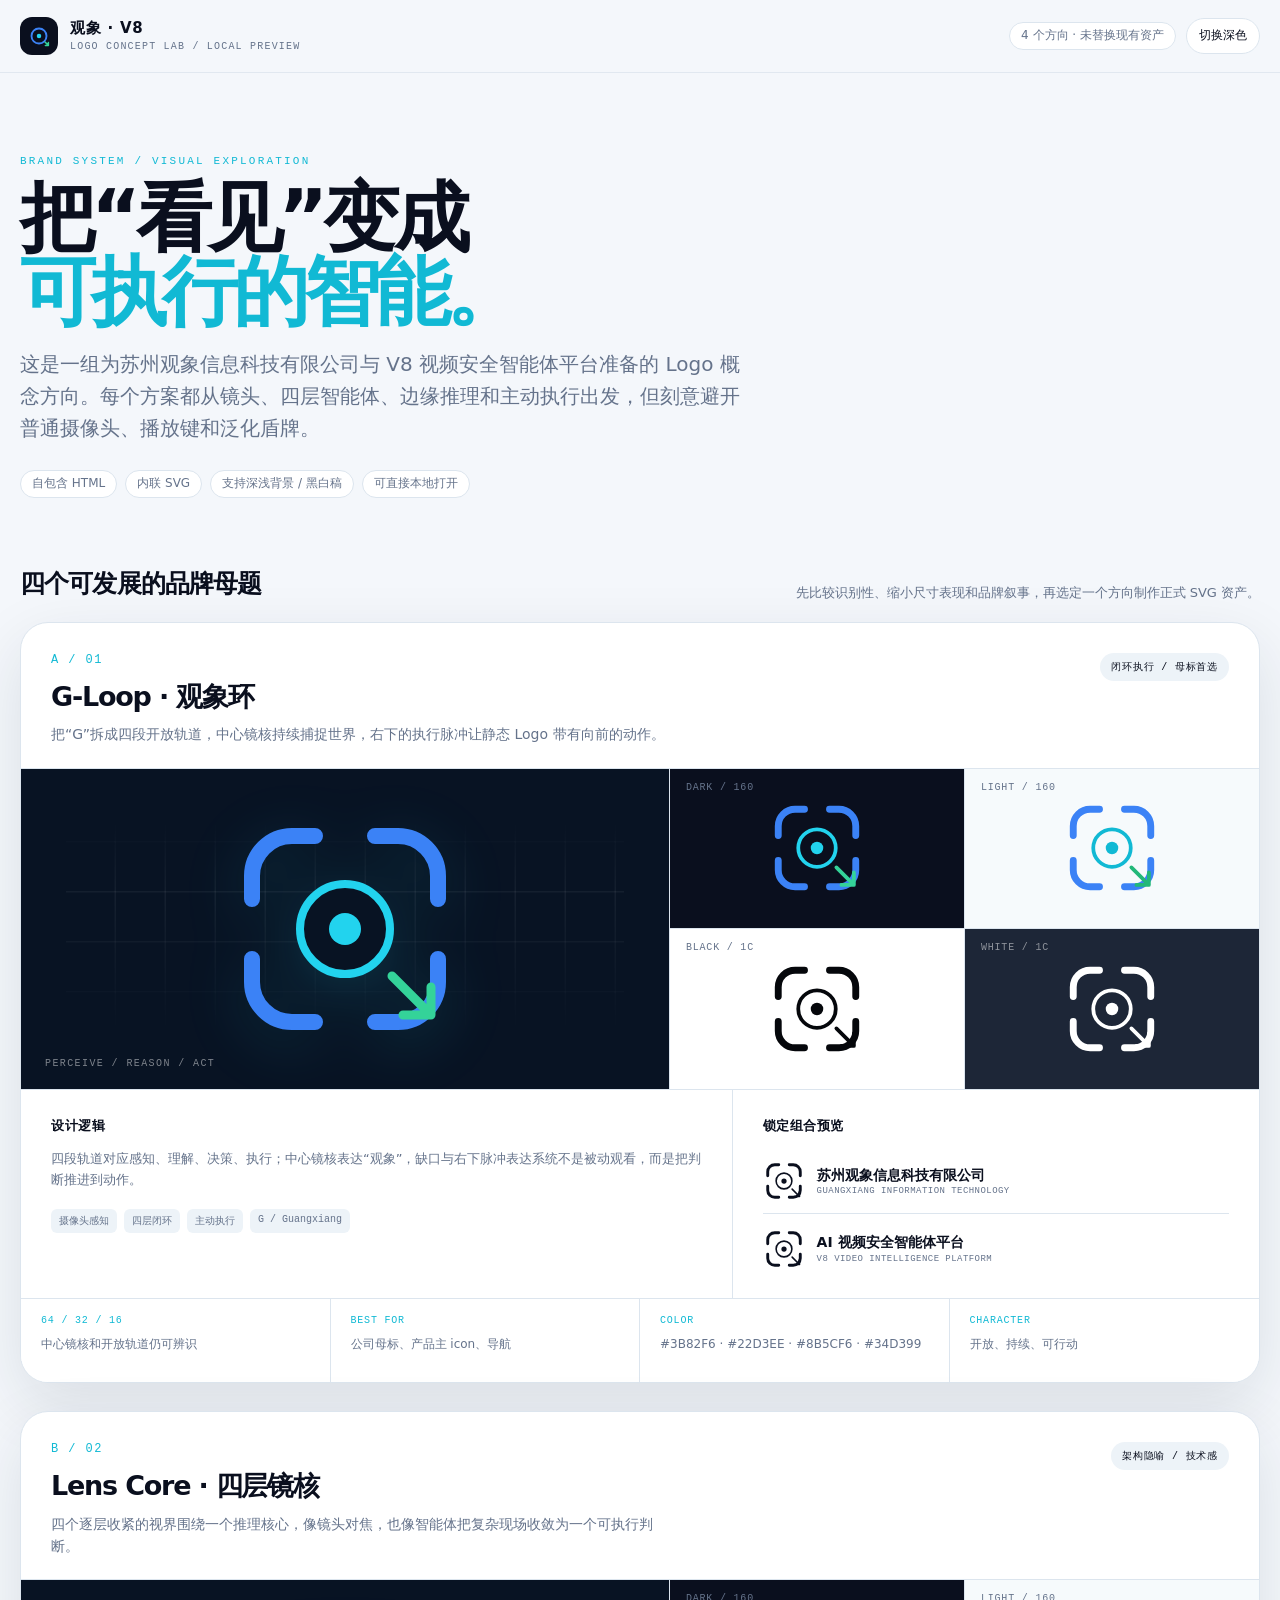
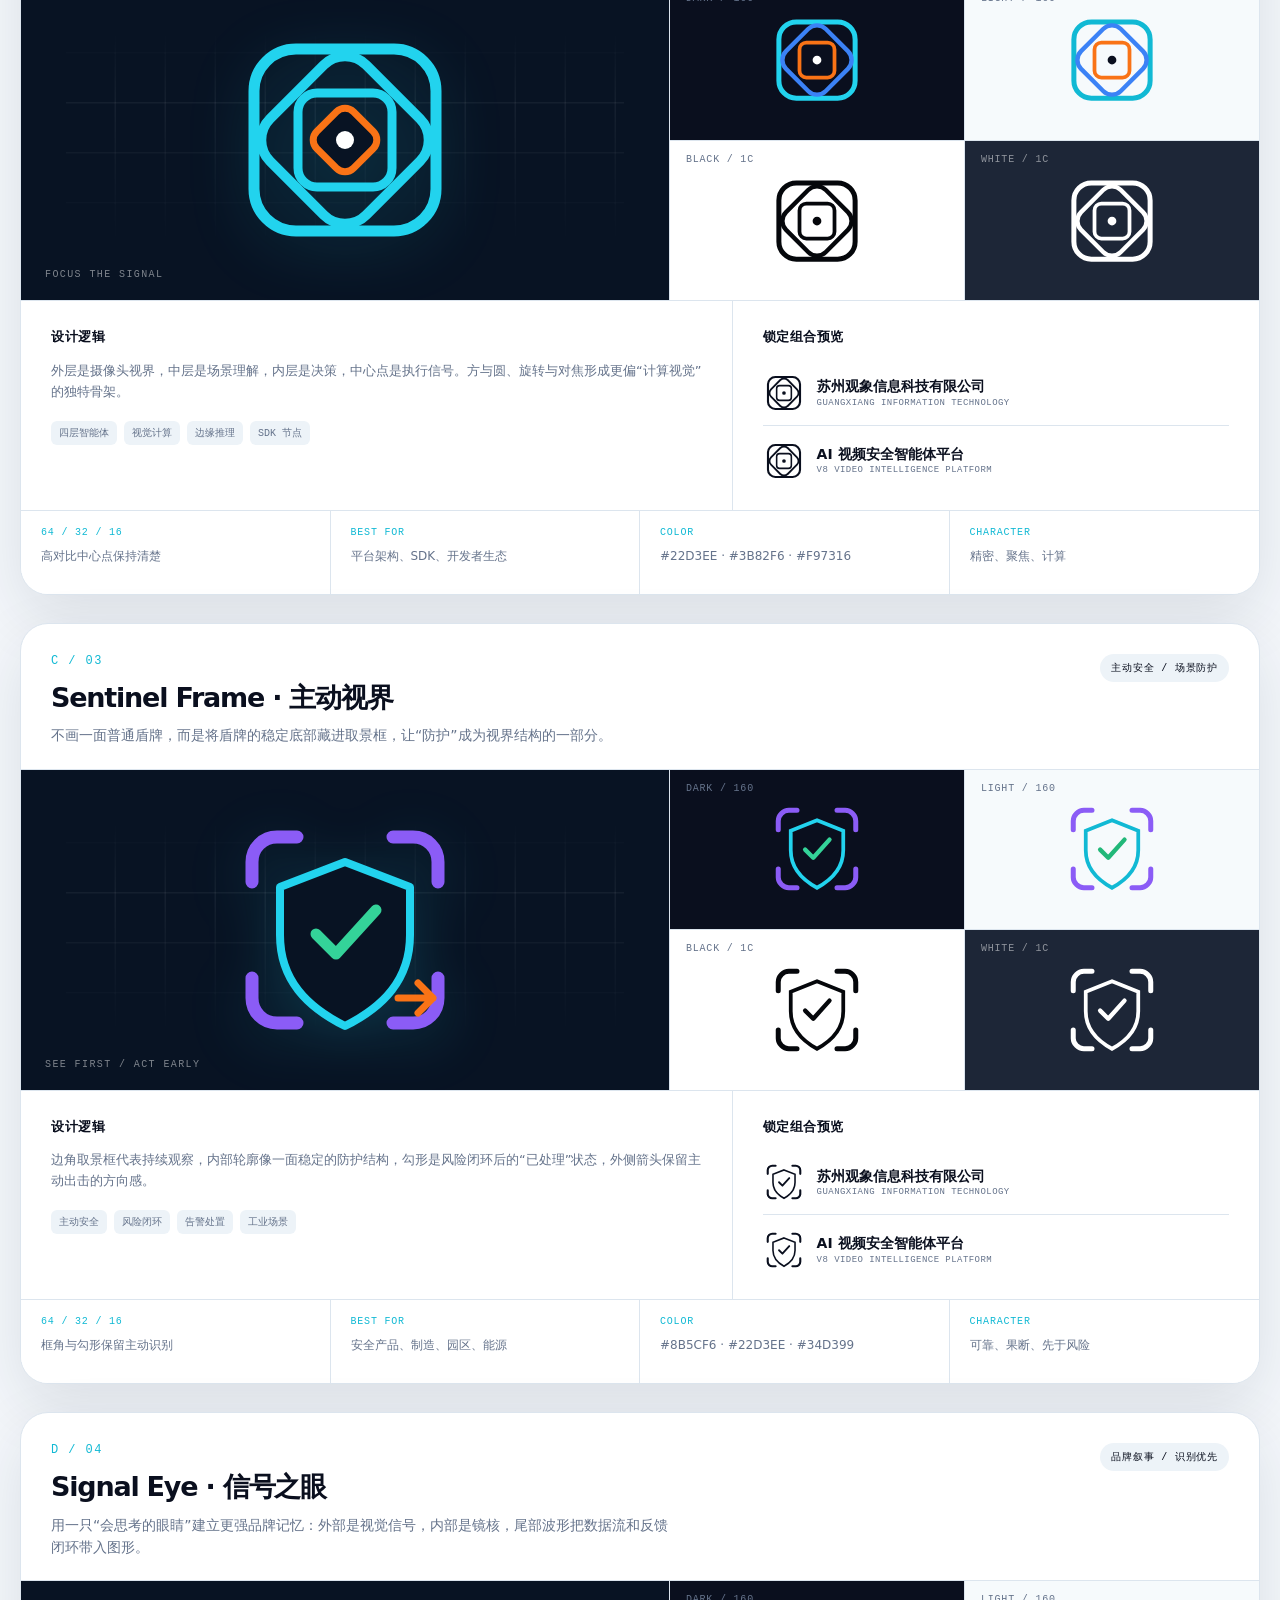
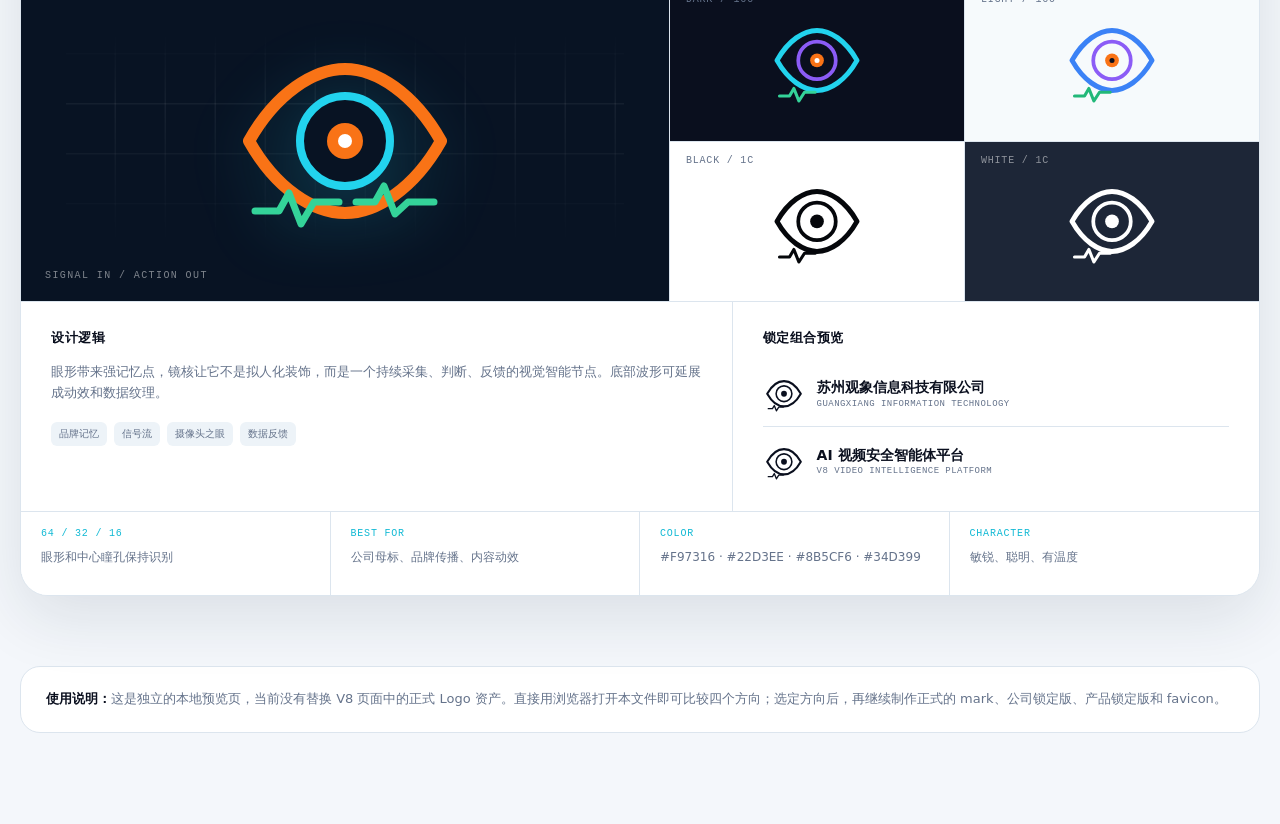
<file: logo-previews.html>
<!doctype html>
<html lang="zh-CN">
<head>
<meta charset="utf-8">
<meta name="viewport" content="width=device-width, initial-scale=1">
<meta name="description" content="观象 V8 公司 Logo 与产品 icon 概念预览">
<title>观象 V8 · Logo 概念预览</title>
<style>
  :root {
    color-scheme: light;
    --ink: #0a0f1e;
    --muted: #65738b;
    --soft: #edf3f8;
    --line: #dce5ee;
    --panel: #ffffff;
    --canvas: #f4f7fb;
    --cyan: #11b9d4;
    --blue: #3b82f6;
    --violet: #8b5cf6;
    --green: #22b879;
    --orange: #f97316;
    --shadow: 0 22px 65px rgba(16, 32, 58, .11);
    --sans: "PingFang SC", "Hiragino Sans GB", "Microsoft YaHei", system-ui, -apple-system, sans-serif;
    --mono: ui-monospace, SFMono-Regular, Menlo, Consolas, monospace;
  }
  * { box-sizing: border-box; }
  html { scroll-behavior: smooth; }
  body {
    margin: 0;
    color: var(--ink);
    background: var(--canvas);
    font-family: var(--sans);
    line-height: 1.6;
  }
  button { font: inherit; }
  .shell { width: min(1240px, calc(100% - 40px)); margin: 0 auto; }
  .topbar {
    position: sticky; top: 0; z-index: 20;
    border-bottom: 1px solid color-mix(in srgb, var(--line) 80%, transparent);
    background: color-mix(in srgb, var(--canvas) 86%, transparent);
    backdrop-filter: blur(18px);
  }
  .topbar-inner { min-height: 72px; display: flex; align-items: center; justify-content: space-between; gap: 24px; }
  .brand { display: flex; align-items: center; gap: 12px; color: inherit; text-decoration: none; }
  .brand-mark { width: 38px; height: 38px; border-radius: 12px; color: #fff; background: var(--ink); padding: 7px; }
  .brand-copy { display: grid; line-height: 1.15; }
  .brand-copy strong { font-size: 15px; letter-spacing: .05em; }
  .brand-copy span { color: var(--muted); font: 10px var(--mono); letter-spacing: .12em; margin-top: 4px; }
  .tools { display: flex; align-items: center; gap: 10px; }
  .tool-button { border: 1px solid var(--line); border-radius: 999px; background: var(--panel); color: var(--ink); padding: 7px 12px; cursor: pointer; font-size: 12px; }
  .tool-button:hover { border-color: var(--cyan); }
  .hero { padding: 82px 0 46px; }
  .eyebrow { color: var(--cyan); font: 11px var(--mono); letter-spacing: .2em; text-transform: uppercase; }
  h1 { max-width: 850px; margin: 14px 0 18px; font-size: clamp(38px, 6vw, 76px); line-height: .98; letter-spacing: -.065em; }
  .hero-lede { max-width: 720px; color: var(--muted); margin: 0; font-size: clamp(16px, 2vw, 20px); }
  .hero-meta { display: flex; flex-wrap: wrap; gap: 8px; margin-top: 26px; }
  .pill { display: inline-flex; align-items: center; min-height: 28px; padding: 0 11px; border: 1px solid var(--line); border-radius: 999px; color: var(--muted); background: var(--panel); font-size: 12px; }
  .section-intro { display: flex; align-items: end; justify-content: space-between; gap: 20px; margin: 20px 0 18px; }
  .section-intro h2 { margin: 0; font-size: 25px; letter-spacing: -.035em; }
  .section-intro p { max-width: 540px; margin: 0; color: var(--muted); font-size: 13px; text-align: right; }
  .concepts { display: grid; gap: 28px; }
  .concept {
    overflow: hidden; border: 1px solid var(--line); border-radius: 28px;
    background: var(--panel); box-shadow: var(--shadow);
  }
  .concept-head { display: grid; grid-template-columns: minmax(0, 1fr) auto; gap: 22px; padding: 30px 30px 22px; border-bottom: 1px solid var(--line); }
  .concept-index { color: var(--cyan); font: 12px var(--mono); letter-spacing: .12em; }
  .concept h3 { margin: 8px 0 5px; font-size: 27px; letter-spacing: -.045em; }
  .concept-sub { margin: 0; max-width: 620px; color: var(--muted); font-size: 14px; }
  .concept-tag { align-self: start; border-radius: 999px; background: var(--soft); color: var(--ink); padding: 7px 11px; font: 10px var(--mono); letter-spacing: .08em; white-space: nowrap; }
  .showcase { display: grid; grid-template-columns: 1.1fr 1fr; gap: 1px; background: var(--line); }
  .hero-mark { min-height: 320px; display: grid; place-items: center; padding: 32px; background: #081323; position: relative; overflow: hidden; }
  .hero-mark::before { content: ""; position: absolute; inset: 15% 7%; background: repeating-linear-gradient(90deg, transparent 0 48px, rgba(255,255,255,.055) 49px 50px), repeating-linear-gradient(0deg, transparent 0 48px, rgba(255,255,255,.055) 49px 50px); mask-image: linear-gradient(to bottom, transparent, #000 35%, transparent); }
  .hero-mark svg { position: relative; z-index: 1; width: min(240px, 74%); height: auto; filter: drop-shadow(0 12px 28px rgba(34, 211, 238, .18)); }
  .hero-mark .mark-label { position: absolute; left: 24px; bottom: 20px; color: rgba(255,255,255,.48); font: 10px var(--mono); letter-spacing: .14em; }
  .variant-grid { display: grid; grid-template-columns: repeat(2, 1fr); gap: 1px; background: var(--line); }
  .variant { min-height: 159px; display: grid; place-items: center; position: relative; padding: 20px; }
  .variant svg { width: 100%; max-width: 128px; height: 100px; }
  .variant-name { position: absolute; left: 16px; top: 13px; color: var(--muted); font: 10px var(--mono); letter-spacing: .08em; }
  .dark { background: #0a0f1e; color: #fff; }
  .light { background: #f6fafc; color: var(--ink); }
  .black { background: #fff; color: #05070b; }
  .white { background: #1d2637; color: #fff; }
  .variant .white-note { color: rgba(255,255,255,.5); }
  .detail { display: grid; grid-template-columns: 1.35fr 1fr; gap: 1px; background: var(--line); border-top: 1px solid var(--line); }
  .detail-copy, .lockups { background: var(--panel); padding: 26px 30px; }
  .detail-copy h4, .lockups h4 { margin: 0 0 13px; font-size: 13px; letter-spacing: .04em; }
  .detail-copy p { margin: 0; color: var(--muted); font-size: 13px; }
  .keywords { display: flex; flex-wrap: wrap; gap: 7px; margin-top: 18px; }
  .keyword { padding: 5px 8px; border-radius: 6px; color: var(--muted); background: var(--soft); font: 10px var(--mono); }
  .lockup { display: flex; align-items: center; gap: 12px; min-height: 58px; padding: 11px 0; border-bottom: 1px solid var(--line); }
  .lockup:last-child { border-bottom: 0; padding-bottom: 0; }
  .lockup svg { flex: 0 0 auto; width: 42px; height: 42px; }
  .lockup strong { display: block; font-size: 14px; line-height: 1.25; }
  .lockup small { display: block; color: var(--muted); margin-top: 2px; font: 9px var(--mono); letter-spacing: .05em; }
  .specs { display: grid; grid-template-columns: repeat(4, 1fr); border-top: 1px solid var(--line); background: var(--panel); }
  .spec { min-height: 83px; padding: 16px 20px; border-right: 1px solid var(--line); }
  .spec:last-child { border-right: 0; }
  .spec b { display: block; margin-bottom: 4px; font: 10px var(--mono); color: var(--cyan); letter-spacing: .08em; }
  .spec span { color: var(--muted); font-size: 12px; }
  .footer { padding: 70px 0 90px; }
  .footer-note { border: 1px solid var(--line); border-radius: 20px; padding: 22px 25px; background: var(--panel); color: var(--muted); font-size: 13px; }
  .footer-note strong { color: var(--ink); }
  .sr-only { position: absolute; width: 1px; height: 1px; padding: 0; margin: -1px; overflow: hidden; clip: rect(0,0,0,0); white-space: nowrap; border: 0; }
  @media (max-width: 760px) {
    .shell { width: min(100% - 24px, 1240px); }
    .hero { padding: 58px 0 30px; }
    .topbar-inner { min-height: 62px; }
    .brand-copy span { display: none; }
    .tool-button { padding: 6px 9px; }
    .section-intro, .concept-head { display: block; }
    .section-intro p { margin-top: 9px; text-align: left; }
    .concept-tag { display: inline-block; margin-top: 18px; }
    .showcase, .detail { grid-template-columns: 1fr; }
    .hero-mark { min-height: 270px; }
    .specs { grid-template-columns: repeat(2, 1fr); }
    .spec:nth-child(2) { border-right: 0; }
    .spec:nth-child(-n+2) { border-bottom: 1px solid var(--line); }
  }
  @media (prefers-reduced-motion: reduce) { html { scroll-behavior: auto; } }
  :root[data-theme="dark"] { color-scheme: dark; --ink: #eef5ff; --muted: #9aa9bd; --soft: #172235; --line: #2b3a50; --panel: #111b2b; --canvas: #0a101c; --shadow: 0 22px 65px rgba(0,0,0,.25); }
  :root[data-theme="dark"] .light { background: #f6fafc; color: #0a0f1e; }
  :root[data-theme="dark"] .black { background: #fff; color: #05070b; }
</style>
</head>
<body>
<header class="topbar">
  <div class="shell topbar-inner">
    <a class="brand" href="#top" aria-label="返回顶部">
      <svg class="brand-mark" viewBox="0 0 64 64" aria-hidden="true"><circle cx="32" cy="32" r="20" fill="none" stroke="url(#brand-g)" stroke-width="5"/><circle cx="32" cy="32" r="6" fill="#22d3ee"/><path d="M48 48l9 9M57 57h-8M57 57v-8" fill="none" stroke="#34d399" stroke-width="4" stroke-linecap="round"/><defs><linearGradient id="brand-g" x1="9" y1="9" x2="55" y2="55"><stop stop-color="#3b82f6"/><stop offset=".55" stop-color="#22d3ee"/><stop offset="1" stop-color="#8b5cf6"/></linearGradient></defs></svg>
      <span class="brand-copy"><strong>观象 · V8</strong><span>LOGO CONCEPT LAB / LOCAL PREVIEW</span></span>
    </a>
    <div class="tools"><span class="pill">4 个方向 · 未替换现有资产</span><button class="tool-button" id="theme-toggle" type="button">切换深色</button></div>
  </div>
</header>
<main id="top" class="shell">
  <section class="hero">
    <div class="eyebrow">Brand system / visual exploration</div>
    <h1>把“看见”变成<br><span style="color:var(--cyan)">可执行的智能。</span></h1>
    <p class="hero-lede">这是一组为苏州观象信息科技有限公司与 V8 视频安全智能体平台准备的 Logo 概念方向。每个方案都从镜头、四层智能体、边缘推理和主动执行出发，但刻意避开普通摄像头、播放键和泛化盾牌。</p>
    <div class="hero-meta"><span class="pill">自包含 HTML</span><span class="pill">内联 SVG</span><span class="pill">支持深浅背景 / 黑白稿</span><span class="pill">可直接本地打开</span></div>
  </section>
  <section aria-labelledby="concept-title">
    <div class="section-intro"><h2 id="concept-title">四个可发展的品牌母题</h2><p>先比较识别性、缩小尺寸表现和品牌叙事，再选定一个方向制作正式 SVG 资产。</p></div>
    <div class="concepts">
      <!-- A -->
      <article class="concept" id="g-loop">
        <div class="concept-head"><div><div class="concept-index">A / 01</div><h3>G-Loop · 观象环</h3><p class="concept-sub">把“G”拆成四段开放轨道，中心镜核持续捕捉世界，右下的执行脉冲让静态 Logo 带有向前的动作。</p></div><div class="concept-tag">闭环执行 / 母标首选</div></div>
        <div class="showcase">
          <div class="hero-mark"><svg viewBox="0 0 240 240" role="img" aria-label="G-Loop 观象环渐变版"><defs><linearGradient id="ga" x1="36" y1="30" x2="204" y2="210"><stop stop-color="#3b82f6"/><stop offset=".5" stop-color="#22d3ee"/><stop offset="1" stop-color="#8b5cf6"/></linearGradient></defs><path d="M90 27H67c-22 0-40 18-40 40v23M150 27h23c22 0 40 18 40 40v23M213 150v23c0 22-18 40-40 40h-23M90 213H67c-22 0-40-18-40-40v-23" fill="none" stroke="url(#ga)" stroke-width="16" stroke-linecap="round"/><circle cx="120" cy="120" r="45" fill="#081323" stroke="#22d3ee" stroke-width="8"/><circle cx="120" cy="120" r="16" fill="#22d3ee"/><path d="M167 167l39 39m0 0h-28m28 0v-28" fill="none" stroke="#34d399" stroke-width="9" stroke-linecap="round" stroke-linejoin="round"/></svg><span class="mark-label">PERCEIVE / REASON / ACT</span></div>
          <div class="variant-grid">
            <div class="variant dark"><span class="variant-name">DARK / 160</span><svg viewBox="0 0 160 160"><path d="M60 18H45c-15 0-27 12-27 27v15M100 18h15c15 0 27 12 27 27v15M142 100v15c0 15-12 27-27 27h-15M60 142H45c-15 0-27-12-27-27v-15" fill="none" stroke="url(#ga2)" stroke-width="11" stroke-linecap="round"/><circle cx="80" cy="80" r="30" fill="#0a0f1e" stroke="#22d3ee" stroke-width="6"/><circle cx="80" cy="80" r="10" fill="#22d3ee"/><path d="M111 111l28 28m0 0h-20m20 0v-20" fill="none" stroke="#34d399" stroke-width="6" stroke-linecap="round" stroke-linejoin="round"/><defs><linearGradient id="ga2" x1="20" y1="15" x2="140" y2="140"><stop stop-color="#3b82f6"/><stop offset=".55" stop-color="#22d3ee"/><stop offset="1" stop-color="#8b5cf6"/></linearGradient></defs></svg></div>
            <div class="variant light"><span class="variant-name">LIGHT / 160</span><svg viewBox="0 0 160 160"><path d="M60 18H45c-15 0-27 12-27 27v15M100 18h15c15 0 27 12 27 27v15M142 100v15c0 15-12 27-27 27h-15M60 142H45c-15 0-27-12-27-27v-15" fill="none" stroke="#3b82f6" stroke-width="11" stroke-linecap="round"/><circle cx="80" cy="80" r="30" fill="#f6fafc" stroke="#11b9d4" stroke-width="6"/><circle cx="80" cy="80" r="10" fill="#11b9d4"/><path d="M111 111l28 28m0 0h-20m20 0v-20" fill="none" stroke="#22b879" stroke-width="6" stroke-linecap="round" stroke-linejoin="round"/></svg></div>
            <div class="variant black"><span class="variant-name">BLACK / 1C</span><svg viewBox="0 0 160 160"><path d="M60 18H45c-15 0-27 12-27 27v15M100 18h15c15 0 27 12 27 27v15M142 100v15c0 15-12 27-27 27h-15M60 142H45c-15 0-27-12-27-27v-15" fill="none" stroke="currentColor" stroke-width="11" stroke-linecap="round"/><circle cx="80" cy="80" r="30" fill="white" stroke="currentColor" stroke-width="6"/><circle cx="80" cy="80" r="10" fill="currentColor"/><path d="M111 111l28 28m0 0h-20m20 0v-20" fill="none" stroke="currentColor" stroke-width="6" stroke-linecap="round" stroke-linejoin="round"/></svg></div>
            <div class="variant white"><span class="variant-name white-note">WHITE / 1C</span><svg viewBox="0 0 160 160"><path d="M60 18H45c-15 0-27 12-27 27v15M100 18h15c15 0 27 12 27 27v15M142 100v15c0 15-12 27-27 27h-15M60 142H45c-15 0-27-12-27-27v-15" fill="none" stroke="currentColor" stroke-width="11" stroke-linecap="round"/><circle cx="80" cy="80" r="30" fill="none" stroke="currentColor" stroke-width="6"/><circle cx="80" cy="80" r="10" fill="currentColor"/><path d="M111 111l28 28m0 0h-20m20 0v-20" fill="none" stroke="currentColor" stroke-width="6" stroke-linecap="round" stroke-linejoin="round"/></svg></div>
          </div>
        </div>
        <div class="detail"><div class="detail-copy"><h4>设计逻辑</h4><p>四段轨道对应感知、理解、决策、执行；中心镜核表达“观象”，缺口与右下脉冲表达系统不是被动观看，而是把判断推进到动作。</p><div class="keywords"><span class="keyword">摄像头感知</span><span class="keyword">四层闭环</span><span class="keyword">主动执行</span><span class="keyword">G / Guangxiang</span></div></div><div class="lockups"><h4>锁定组合预览</h4><div class="lockup"><svg viewBox="0 0 160 160"><use href="#mini-loop"/></svg><div><strong>苏州观象信息科技有限公司</strong><small>GUANGXIANG INFORMATION TECHNOLOGY</small></div></div><div class="lockup"><svg viewBox="0 0 160 160"><use href="#mini-loop"/></svg><div><strong>AI 视频安全智能体平台</strong><small>V8 VIDEO INTELLIGENCE PLATFORM</small></div></div></div></div>
        <div class="specs"><div class="spec"><b>64 / 32 / 16</b><span>中心镜核和开放轨道仍可辨识</span></div><div class="spec"><b>BEST FOR</b><span>公司母标、产品主 icon、导航</span></div><div class="spec"><b>COLOR</b><span>#3B82F6 · #22D3EE · #8B5CF6 · #34D399</span></div><div class="spec"><b>CHARACTER</b><span>开放、持续、可行动</span></div></div>
      </article>
      <!-- B -->
      <article class="concept" id="lens-core">
        <div class="concept-head"><div><div class="concept-index">B / 02</div><h3>Lens Core · 四层镜核</h3><p class="concept-sub">四个逐层收紧的视界围绕一个推理核心，像镜头对焦，也像智能体把复杂现场收敛为一个可执行判断。</p></div><div class="concept-tag">架构隐喻 / 技术感</div></div>
        <div class="showcase">
          <div class="hero-mark"><svg viewBox="0 0 240 240" role="img" aria-label="Lens Core 四层镜核渐变版"><defs><linearGradient id="gb" x1="28" y1="25" x2="212" y2="215"><stop stop-color="#22d3ee"/><stop offset=".48" stop-color="#3b82f6"/><stop offset="1" stop-color="#f97316"/></linearGradient></defs><rect x="29" y="29" width="182" height="182" rx="42" fill="none" stroke="url(#gb)" stroke-width="11" transform="rotate(0 120 120)"/><rect x="52" y="52" width="136" height="136" rx="30" fill="none" stroke="url(#gb)" stroke-width="10" transform="rotate(45 120 120)"/><rect x="73" y="73" width="94" height="94" rx="19" fill="none" stroke="#22d3ee" stroke-width="9" transform="rotate(0 120 120)"/><rect x="94" y="94" width="52" height="52" rx="12" fill="#081323" stroke="#f97316" stroke-width="7" transform="rotate(45 120 120)"/><circle cx="120" cy="120" r="9" fill="#fff"/></svg><span class="mark-label">FOCUS THE SIGNAL</span></div>
          <div class="variant-grid">
            <div class="variant dark"><span class="variant-name">DARK / 160</span><svg viewBox="0 0 160 160"><rect x="19" y="19" width="122" height="122" rx="28" fill="none" stroke="#22d3ee" stroke-width="8"/><rect x="35" y="35" width="90" height="90" rx="20" fill="none" stroke="#3b82f6" stroke-width="7" transform="rotate(45 80 80)"/><rect x="52" y="52" width="56" height="56" rx="11" fill="none" stroke="#f97316" stroke-width="6"/><circle cx="80" cy="80" r="7" fill="#fff"/></svg></div>
            <div class="variant light"><span class="variant-name">LIGHT / 160</span><svg viewBox="0 0 160 160"><rect x="19" y="19" width="122" height="122" rx="28" fill="none" stroke="#11b9d4" stroke-width="8"/><rect x="35" y="35" width="90" height="90" rx="20" fill="none" stroke="#3b82f6" stroke-width="7" transform="rotate(45 80 80)"/><rect x="52" y="52" width="56" height="56" rx="11" fill="none" stroke="#f97316" stroke-width="6"/><circle cx="80" cy="80" r="7" fill="#0a0f1e"/></svg></div>
            <div class="variant black"><span class="variant-name">BLACK / 1C</span><svg viewBox="0 0 160 160"><rect x="19" y="19" width="122" height="122" rx="28" fill="none" stroke="currentColor" stroke-width="8"/><rect x="35" y="35" width="90" height="90" rx="20" fill="none" stroke="currentColor" stroke-width="7" transform="rotate(45 80 80)"/><rect x="52" y="52" width="56" height="56" rx="11" fill="none" stroke="currentColor" stroke-width="6"/><circle cx="80" cy="80" r="7" fill="currentColor"/></svg></div>
            <div class="variant white"><span class="variant-name white-note">WHITE / 1C</span><svg viewBox="0 0 160 160"><rect x="19" y="19" width="122" height="122" rx="28" fill="none" stroke="currentColor" stroke-width="8"/><rect x="35" y="35" width="90" height="90" rx="20" fill="none" stroke="currentColor" stroke-width="7" transform="rotate(45 80 80)"/><rect x="52" y="52" width="56" height="56" rx="11" fill="none" stroke="currentColor" stroke-width="6"/><circle cx="80" cy="80" r="7" fill="currentColor"/></svg></div>
          </div>
        </div>
        <div class="detail"><div class="detail-copy"><h4>设计逻辑</h4><p>外层是摄像头视界，中层是场景理解，内层是决策，中心点是执行信号。方与圆、旋转与对焦形成更偏“计算视觉”的独特骨架。</p><div class="keywords"><span class="keyword">四层智能体</span><span class="keyword">视觉计算</span><span class="keyword">边缘推理</span><span class="keyword">SDK 节点</span></div></div><div class="lockups"><h4>锁定组合预览</h4><div class="lockup"><svg viewBox="0 0 160 160"><use href="#mini-lens"/></svg><div><strong>苏州观象信息科技有限公司</strong><small>GUANGXIANG INFORMATION TECHNOLOGY</small></div></div><div class="lockup"><svg viewBox="0 0 160 160"><use href="#mini-lens"/></svg><div><strong>AI 视频安全智能体平台</strong><small>V8 VIDEO INTELLIGENCE PLATFORM</small></div></div></div></div>
        <div class="specs"><div class="spec"><b>64 / 32 / 16</b><span>高对比中心点保持清楚</span></div><div class="spec"><b>BEST FOR</b><span>平台架构、SDK、开发者生态</span></div><div class="spec"><b>COLOR</b><span>#22D3EE · #3B82F6 · #F97316</span></div><div class="spec"><b>CHARACTER</b><span>精密、聚焦、计算</span></div></div>
      </article>
      <!-- C -->
      <article class="concept" id="sentinel-frame">
        <div class="concept-head"><div><div class="concept-index">C / 03</div><h3>Sentinel Frame · 主动视界</h3><p class="concept-sub">不画一面普通盾牌，而是将盾牌的稳定底部藏进取景框，让“防护”成为视界结构的一部分。</p></div><div class="concept-tag">主动安全 / 场景防护</div></div>
        <div class="showcase">
          <div class="hero-mark"><svg viewBox="0 0 240 240" role="img" aria-label="Sentinel Frame 主动视界渐变版"><defs><linearGradient id="gc" x1="24" y1="25" x2="215" y2="215"><stop stop-color="#8b5cf6"/><stop offset=".5" stop-color="#22d3ee"/><stop offset="1" stop-color="#34d399"/></linearGradient></defs><path d="M72 27H52c-14 0-25 11-25 25v20M168 27h20c14 0 25 11 25 25v20M213 168v20c0 14-11 25-25 25h-20M72 213H52c-14 0-25-11-25-25v-20" fill="none" stroke="url(#gc)" stroke-width="13" stroke-linecap="round"/><path d="M120 52l65 25v48c0 45-27 72-65 91-38-19-65-46-65-91V77l65-25Z" fill="#081323" stroke="#22d3ee" stroke-width="8" stroke-linejoin="round"/><path d="M91 124l20 20 40-44" fill="none" stroke="#34d399" stroke-width="11" stroke-linecap="round" stroke-linejoin="round"/><path d="M173 188l35 0m-15-15l15 15-15 15" fill="none" stroke="#f97316" stroke-width="7" stroke-linecap="round" stroke-linejoin="round"/></svg><span class="mark-label">SEE FIRST / ACT EARLY</span></div>
          <div class="variant-grid">
            <div class="variant dark"><span class="variant-name">DARK / 160</span><svg viewBox="0 0 160 160"><path d="M48 18H35c-9 0-17 8-17 17v14M112 18h13c9 0 17 8 17 17v14M142 112v13c0 9-8 17-17 17h-13M48 142H35c-9 0-17-8-17-17v-13" fill="none" stroke="#8b5cf6" stroke-width="8" stroke-linecap="round"/><path d="M80 34l42 17v31c0 29-18 47-42 60-24-13-42-31-42-60V51l42-17Z" fill="#0a0f1e" stroke="#22d3ee" stroke-width="6"/><path d="M61 81l13 13 26-29" fill="none" stroke="#34d399" stroke-width="7" stroke-linecap="round" stroke-linejoin="round"/></svg></div>
            <div class="variant light"><span class="variant-name">LIGHT / 160</span><svg viewBox="0 0 160 160"><path d="M48 18H35c-9 0-17 8-17 17v14M112 18h13c9 0 17 8 17 17v14M142 112v13c0 9-8 17-17 17h-13M48 142H35c-9 0-17-8-17-17v-13" fill="none" stroke="#8b5cf6" stroke-width="8" stroke-linecap="round"/><path d="M80 34l42 17v31c0 29-18 47-42 60-24-13-42-31-42-60V51l42-17Z" fill="#f6fafc" stroke="#11b9d4" stroke-width="6"/><path d="M61 81l13 13 26-29" fill="none" stroke="#22b879" stroke-width="7" stroke-linecap="round" stroke-linejoin="round"/></svg></div>
            <div class="variant black"><span class="variant-name">BLACK / 1C</span><svg viewBox="0 0 160 160"><path d="M48 18H35c-9 0-17 8-17 17v14M112 18h13c9 0 17 8 17 17v14M142 112v13c0 9-8 17-17 17h-13M48 142H35c-9 0-17-8-17-17v-13" fill="none" stroke="currentColor" stroke-width="8" stroke-linecap="round"/><path d="M80 34l42 17v31c0 29-18 47-42 60-24-13-42-31-42-60V51l42-17Z" fill="white" stroke="currentColor" stroke-width="6"/><path d="M61 81l13 13 26-29" fill="none" stroke="currentColor" stroke-width="7" stroke-linecap="round" stroke-linejoin="round"/></svg></div>
            <div class="variant white"><span class="variant-name white-note">WHITE / 1C</span><svg viewBox="0 0 160 160"><path d="M48 18H35c-9 0-17 8-17 17v14M112 18h13c9 0 17 8 17 17v14M142 112v13c0 9-8 17-17 17h-13M48 142H35c-9 0-17-8-17-17v-13" fill="none" stroke="currentColor" stroke-width="8" stroke-linecap="round"/><path d="M80 34l42 17v31c0 29-18 47-42 60-24-13-42-31-42-60V51l42-17Z" fill="none" stroke="currentColor" stroke-width="6"/><path d="M61 81l13 13 26-29" fill="none" stroke="currentColor" stroke-width="7" stroke-linecap="round" stroke-linejoin="round"/></svg></div>
          </div>
        </div>
        <div class="detail"><div class="detail-copy"><h4>设计逻辑</h4><p>边角取景框代表持续观察，内部轮廓像一面稳定的防护结构，勾形是风险闭环后的“已处理”状态，外侧箭头保留主动出击的方向感。</p><div class="keywords"><span class="keyword">主动安全</span><span class="keyword">风险闭环</span><span class="keyword">告警处置</span><span class="keyword">工业场景</span></div></div><div class="lockups"><h4>锁定组合预览</h4><div class="lockup"><svg viewBox="0 0 160 160"><use href="#mini-sentinel"/></svg><div><strong>苏州观象信息科技有限公司</strong><small>GUANGXIANG INFORMATION TECHNOLOGY</small></div></div><div class="lockup"><svg viewBox="0 0 160 160"><use href="#mini-sentinel"/></svg><div><strong>AI 视频安全智能体平台</strong><small>V8 VIDEO INTELLIGENCE PLATFORM</small></div></div></div></div>
        <div class="specs"><div class="spec"><b>64 / 32 / 16</b><span>框角与勾形保留主动识别</span></div><div class="spec"><b>BEST FOR</b><span>安全产品、制造、园区、能源</span></div><div class="spec"><b>COLOR</b><span>#8B5CF6 · #22D3EE · #34D399</span></div><div class="spec"><b>CHARACTER</b><span>可靠、果断、先于风险</span></div></div>
      </article>
      <!-- D -->
      <article class="concept" id="signal-eye">
        <div class="concept-head"><div><div class="concept-index">D / 04</div><h3>Signal Eye · 信号之眼</h3><p class="concept-sub">用一只“会思考的眼睛”建立更强品牌记忆：外部是视觉信号，内部是镜核，尾部波形把数据流和反馈闭环带入图形。</p></div><div class="concept-tag">品牌叙事 / 识别优先</div></div>
        <div class="showcase">
          <div class="hero-mark"><svg viewBox="0 0 240 240" role="img" aria-label="Signal Eye 信号之眼渐变版"><defs><linearGradient id="gd" x1="25" y1="50" x2="215" y2="190"><stop stop-color="#f97316"/><stop offset=".45" stop-color="#22d3ee"/><stop offset="1" stop-color="#8b5cf6"/></linearGradient></defs><path d="M24 120c27-48 65-72 96-72 31 0 69 24 96 72-27 48-65 72-96 72-31 0-69-24-96-72Z" fill="none" stroke="url(#gd)" stroke-width="12" stroke-linejoin="round"/><circle cx="120" cy="120" r="45" fill="#081323" stroke="#22d3ee" stroke-width="8"/><circle cx="120" cy="120" r="18" fill="#f97316"/><circle cx="120" cy="120" r="7" fill="#fff"/><path d="M30 190h24l10-18 12 31 13-22h25m17 0h19l9-16 11 28 13-12h26" fill="none" stroke="#34d399" stroke-width="7" stroke-linecap="round" stroke-linejoin="round"/></svg><span class="mark-label">SIGNAL IN / ACTION OUT</span></div>
          <div class="variant-grid">
            <div class="variant dark"><span class="variant-name">DARK / 160</span><svg viewBox="0 0 160 160"><path d="M16 79c18-32 43-48 64-48s46 16 64 48c-18 32-43 48-64 48S34 111 16 79Z" fill="none" stroke="#22d3ee" stroke-width="8" stroke-linejoin="round"/><circle cx="80" cy="79" r="30" fill="#0a0f1e" stroke="#8b5cf6" stroke-width="6"/><circle cx="80" cy="79" r="11" fill="#f97316"/><circle cx="80" cy="79" r="4" fill="#fff"/><path d="M20 136h16l7-12 8 20 9-14h17" fill="none" stroke="#34d399" stroke-width="5" stroke-linecap="round" stroke-linejoin="round"/></svg></div>
            <div class="variant light"><span class="variant-name">LIGHT / 160</span><svg viewBox="0 0 160 160"><path d="M16 79c18-32 43-48 64-48s46 16 64 48c-18 32-43 48-64 48S34 111 16 79Z" fill="none" stroke="#3b82f6" stroke-width="8" stroke-linejoin="round"/><circle cx="80" cy="79" r="30" fill="#f6fafc" stroke="#8b5cf6" stroke-width="6"/><circle cx="80" cy="79" r="11" fill="#f97316"/><circle cx="80" cy="79" r="4" fill="#0a0f1e"/><path d="M20 136h16l7-12 8 20 9-14h17" fill="none" stroke="#22b879" stroke-width="5" stroke-linecap="round" stroke-linejoin="round"/></svg></div>
            <div class="variant black"><span class="variant-name">BLACK / 1C</span><svg viewBox="0 0 160 160"><path d="M16 79c18-32 43-48 64-48s46 16 64 48c-18 32-43 48-64 48S34 111 16 79Z" fill="none" stroke="currentColor" stroke-width="8" stroke-linejoin="round"/><circle cx="80" cy="79" r="30" fill="white" stroke="currentColor" stroke-width="6"/><circle cx="80" cy="79" r="11" fill="currentColor"/><path d="M20 136h16l7-12 8 20 9-14h17" fill="none" stroke="currentColor" stroke-width="5" stroke-linecap="round" stroke-linejoin="round"/></svg></div>
            <div class="variant white"><span class="variant-name white-note">WHITE / 1C</span><svg viewBox="0 0 160 160"><path d="M16 79c18-32 43-48 64-48s46 16 64 48c-18 32-43 48-64 48S34 111 16 79Z" fill="none" stroke="currentColor" stroke-width="8" stroke-linejoin="round"/><circle cx="80" cy="79" r="30" fill="none" stroke="currentColor" stroke-width="6"/><circle cx="80" cy="79" r="11" fill="currentColor"/><path d="M20 136h16l7-12 8 20 9-14h17" fill="none" stroke="currentColor" stroke-width="5" stroke-linecap="round" stroke-linejoin="round"/></svg></div>
          </div>
        </div>
        <div class="detail"><div class="detail-copy"><h4>设计逻辑</h4><p>眼形带来强记忆点，镜核让它不是拟人化装饰，而是一个持续采集、判断、反馈的视觉智能节点。底部波形可延展成动效和数据纹理。</p><div class="keywords"><span class="keyword">品牌记忆</span><span class="keyword">信号流</span><span class="keyword">摄像头之眼</span><span class="keyword">数据反馈</span></div></div><div class="lockups"><h4>锁定组合预览</h4><div class="lockup"><svg viewBox="0 0 160 160"><use href="#mini-eye"/></svg><div><strong>苏州观象信息科技有限公司</strong><small>GUANGXIANG INFORMATION TECHNOLOGY</small></div></div><div class="lockup"><svg viewBox="0 0 160 160"><use href="#mini-eye"/></svg><div><strong>AI 视频安全智能体平台</strong><small>V8 VIDEO INTELLIGENCE PLATFORM</small></div></div></div></div>
        <div class="specs"><div class="spec"><b>64 / 32 / 16</b><span>眼形和中心瞳孔保持识别</span></div><div class="spec"><b>BEST FOR</b><span>公司母标、品牌传播、内容动效</span></div><div class="spec"><b>COLOR</b><span>#F97316 · #22D3EE · #8B5CF6 · #34D399</span></div><div class="spec"><b>CHARACTER</b><span>敏锐、聪明、有温度</span></div></div>
      </article>
    </div>
  </section>
  <section class="footer"><div class="footer-note"><strong>使用说明：</strong>这是独立的本地预览页，当前没有替换 V8 页面中的正式 Logo 资产。直接用浏览器打开本文件即可比较四个方向；选定方向后，再继续制作正式的 mark、公司锁定版、产品锁定版和 favicon。</div></section>
</main>
<!-- Reusable monochrome lockup symbols. The large presentations above remain independently editable SVGs. -->
<svg class="sr-only" aria-hidden="true" width="0" height="0" viewBox="0 0 160 160">
  <defs>
    <symbol id="mini-loop" viewBox="0 0 160 160"><path d="M60 18H45c-15 0-27 12-27 27v15M100 18h15c15 0 27 12 27 27v15M142 100v15c0 15-12 27-27 27h-15M60 142H45c-15 0-27-12-27-27v-15" fill="none" stroke="currentColor" stroke-width="11" stroke-linecap="round"/><circle cx="80" cy="80" r="30" fill="none" stroke="currentColor" stroke-width="6"/><circle cx="80" cy="80" r="10" fill="currentColor"/><path d="M111 111l28 28m0 0h-20m20 0v-20" fill="none" stroke="currentColor" stroke-width="6" stroke-linecap="round" stroke-linejoin="round"/></symbol>
    <symbol id="mini-lens" viewBox="0 0 160 160"><rect x="19" y="19" width="122" height="122" rx="28" fill="none" stroke="currentColor" stroke-width="8"/><rect x="35" y="35" width="90" height="90" rx="20" fill="none" stroke="currentColor" stroke-width="7" transform="rotate(45 80 80)"/><rect x="52" y="52" width="56" height="56" rx="11" fill="none" stroke="currentColor" stroke-width="6"/><circle cx="80" cy="80" r="7" fill="currentColor"/></symbol>
    <symbol id="mini-sentinel" viewBox="0 0 160 160"><path d="M48 18H35c-9 0-17 8-17 17v14M112 18h13c9 0 17 8 17 17v14M142 112v13c0 9-8 17-17 17h-13M48 142H35c-9 0-17-8-17-17v-13" fill="none" stroke="currentColor" stroke-width="8" stroke-linecap="round"/><path d="M80 34l42 17v31c0 29-18 47-42 60-24-13-42-31-42-60V51l42-17Z" fill="none" stroke="currentColor" stroke-width="6"/><path d="M61 81l13 13 26-29" fill="none" stroke="currentColor" stroke-width="7" stroke-linecap="round" stroke-linejoin="round"/></symbol>
    <symbol id="mini-eye" viewBox="0 0 160 160"><path d="M16 79c18-32 43-48 64-48s46 16 64 48c-18 32-43 48-64 48S34 111 16 79Z" fill="none" stroke="currentColor" stroke-width="8" stroke-linejoin="round"/><circle cx="80" cy="79" r="30" fill="none" stroke="currentColor" stroke-width="6"/><circle cx="80" cy="79" r="11" fill="currentColor"/><path d="M20 136h16l7-12 8 20 9-14h17" fill="none" stroke="currentColor" stroke-width="5" stroke-linecap="round" stroke-linejoin="round"/></symbol>
  </defs>
</svg>
<script>
  (function () {
    const root = document.documentElement;
    const button = document.getElementById('theme-toggle');
    const saved = localStorage.getItem('v8-logo-preview-theme');
    if (saved === 'dark') root.dataset.theme = 'dark';
    function updateLabel() { button.textContent = root.dataset.theme === 'dark' ? '切换浅色' : '切换深色'; }
    updateLabel();
    button.addEventListener('click', function () {
      if (root.dataset.theme === 'dark') { delete root.dataset.theme; localStorage.removeItem('v8-logo-preview-theme'); }
      else { root.dataset.theme = 'dark'; localStorage.setItem('v8-logo-preview-theme', 'dark'); }
      updateLabel();
    });
  }());
</script>
</body>
</html>
</file>
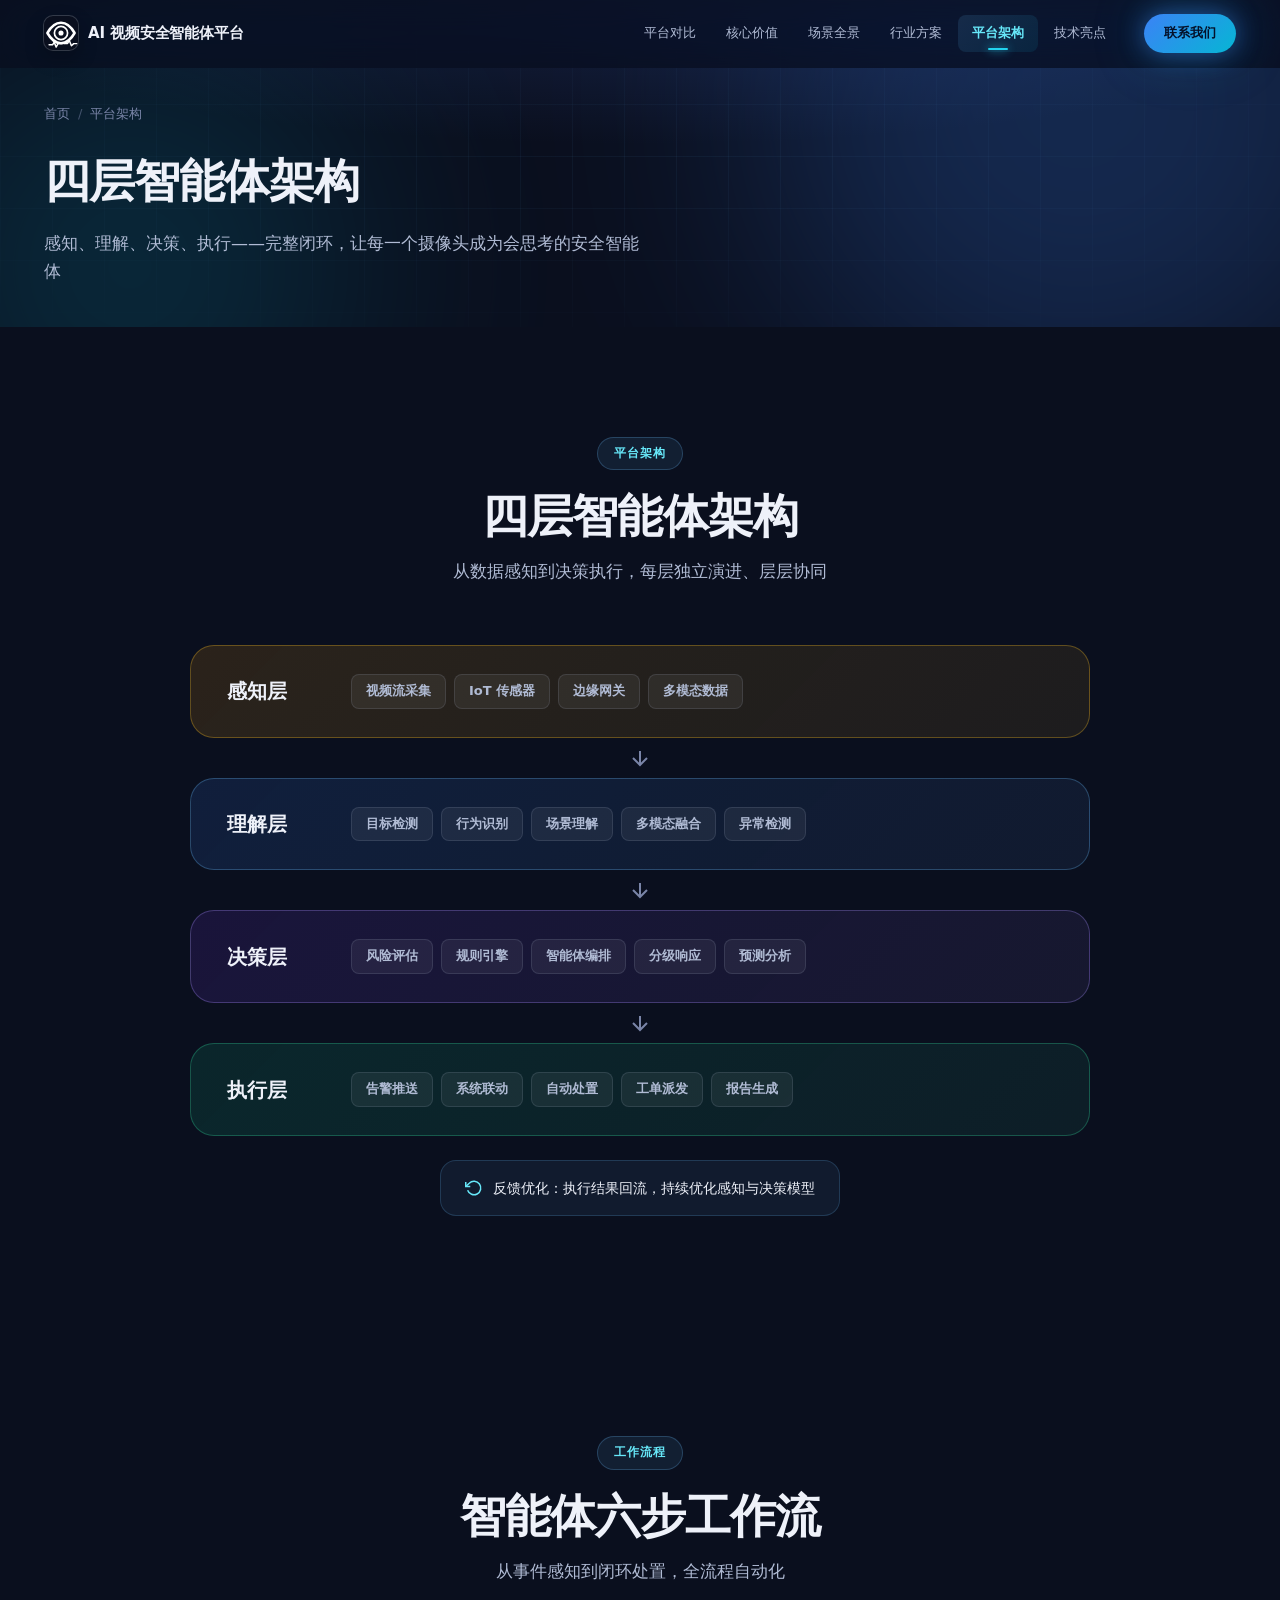
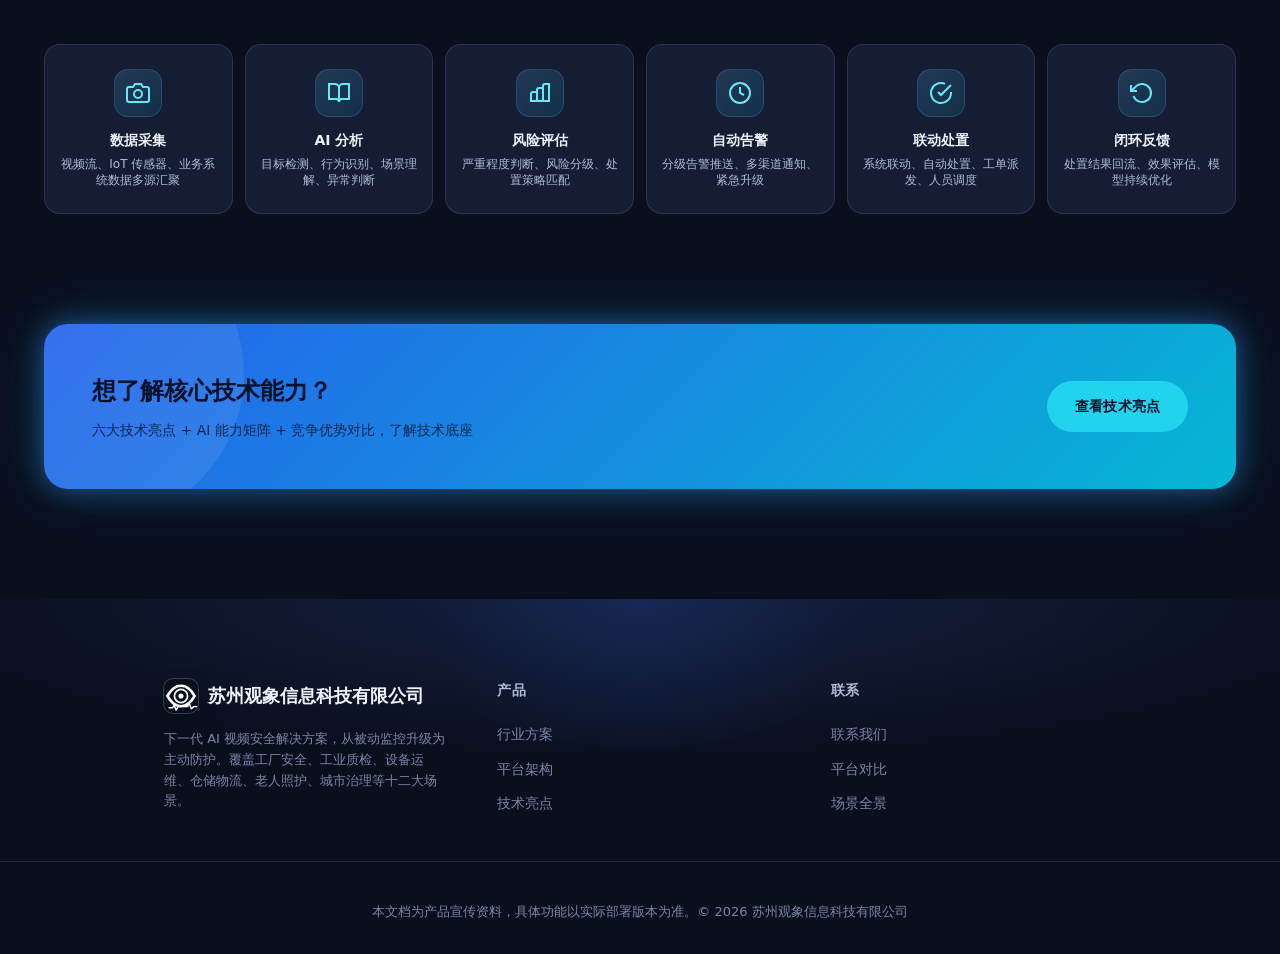
<file: pages/architecture.html>
<!DOCTYPE html>
<html lang="zh-CN">
<head>
<meta charset="UTF-8">
<meta name="viewport" content="width=device-width, initial-scale=1.0">
<title>平台架构 — AI 视频安全智能体平台</title>
<meta property="og:type" content="website">
<meta property="og:title" content="平台架构 — AI 视频安全智能体平台">
<meta property="og:description" content="了解苏州观象信息科技有限公司 AI 视频安全智能体平台的感知、理解、决策、执行四层智能体架构。">
<meta property="og:image" content="../assets/images/poster-hero.avif">
<meta name="twitter:card" content="summary_large_image">
<meta name="description" content="了解苏州观象信息科技有限公司 AI 视频安全智能体平台的感知、理解、决策、执行四层智能体架构。">
<meta name="robots" content="index,follow">
<link rel="stylesheet" href="../styles.css">
<link rel="icon" href="../assets/images/favicon.svg" type="image/svg+xml">
</head>
<body data-page="architecture">

<!-- ===== Navigation ===== -->
<nav class="nav">
  <div class="container nav-inner">
    <a href="../index.html" class="nav-logo">
      <span class="nav-logo-icon"><img src="../assets/images/logo-guangxiang-mark.svg" alt="观象" width="34" height="34"></span>
      AI 视频安全智能体平台
    </a>
    <ul class="nav-links">
      <li><a href="../index.html#compare" data-nav="compare">平台对比</a></li>
      <li><a href="../index.html#values" data-nav="values">核心价值</a></li>
      <li><a href="../index.html#scenarios" data-nav="scenarios">场景全景</a></li>
      <li><a href="solutions.html" data-page="solutions">行业方案</a></li>
      <li><a href="architecture.html" data-page="architecture">平台架构</a></li>
      <li><a href="technology.html" data-page="technology">技术亮点</a></li>
    </ul>
    <a href="contact.html" class="nav-cta">联系我们</a>
    <button class="nav-toggle" aria-label="菜单"><span></span><span></span><span></span></button>
  </div>
  <div class="nav-mobile">
    <a href="../index.html#compare">平台对比</a><a href="../index.html#values">核心价值</a><a href="../index.html#scenarios">场景全景</a>
    <a href="solutions.html">行业方案</a><a href="architecture.html">平台架构</a><a href="technology.html">技术亮点</a>
    <a href="contact.html">联系我们</a>
  </div>
</nav>

<!-- ===== Page Hero ===== -->
<section class="page-hero">
  <div class="page-hero-bg">
    <div class="hero-mesh hero-mesh-1"></div>
    <div class="hero-mesh hero-mesh-2"></div>
    <div class="hero-grid-lines"></div>
  </div>
  <div class="container page-hero-content">
    <div class="breadcrumb"><a href="../index.html">首页</a><span class="sep">/</span><span>平台架构</span></div>
    <h1>四层智能体架构</h1>
    <p>感知、理解、决策、执行——完整闭环，让每一个摄像头成为会思考的安全智能体</p>
  </div>
</section>

<!-- ===== Architecture Diagram ===== -->
<section class="section arch">
  <div class="container">
    <div class="section-head reveal">
      <span class="section-eyebrow">平台架构</span>
      <h2 class="section-title">四层智能体架构</h2>
      <p class="section-sub">从数据感知到决策执行，每层独立演进、层层协同</p>
    </div>
    <div class="arch-diagram reveal-stagger">
      <div class="arch-layer arch-layer-1">
        <div class="arch-layer-label">感知层</div>
        <div class="arch-chips">
          <span class="arch-chip">视频流采集</span><span class="arch-chip">IoT 传感器</span><span class="arch-chip">边缘网关</span><span class="arch-chip">多模态数据</span>
        </div>
      </div>
      <div class="arch-arrow"><svg viewBox="0 0 24 24" style="width:24px;height:24px" fill="none" stroke="currentColor" stroke-width="2"><line x1="12" y1="5" x2="12" y2="19"/><polyline points="19 12 12 19 5 12"/></svg></div>
      <div class="arch-layer arch-layer-2">
        <div class="arch-layer-label">理解层</div>
        <div class="arch-chips">
          <span class="arch-chip">目标检测</span><span class="arch-chip">行为识别</span><span class="arch-chip">场景理解</span><span class="arch-chip">多模态融合</span><span class="arch-chip">异常检测</span>
        </div>
      </div>
      <div class="arch-arrow"><svg viewBox="0 0 24 24" style="width:24px;height:24px" fill="none" stroke="currentColor" stroke-width="2"><line x1="12" y1="5" x2="12" y2="19"/><polyline points="19 12 12 19 5 12"/></svg></div>
      <div class="arch-layer arch-layer-3">
        <div class="arch-layer-label">决策层</div>
        <div class="arch-chips">
          <span class="arch-chip">风险评估</span><span class="arch-chip">规则引擎</span><span class="arch-chip">智能体编排</span><span class="arch-chip">分级响应</span><span class="arch-chip">预测分析</span>
        </div>
      </div>
      <div class="arch-arrow"><svg viewBox="0 0 24 24" style="width:24px;height:24px" fill="none" stroke="currentColor" stroke-width="2"><line x1="12" y1="5" x2="12" y2="19"/><polyline points="19 12 12 19 5 12"/></svg></div>
      <div class="arch-layer arch-layer-4">
        <div class="arch-layer-label">执行层</div>
        <div class="arch-chips">
          <span class="arch-chip">告警推送</span><span class="arch-chip">系统联动</span><span class="arch-chip">自动处置</span><span class="arch-chip">工单派发</span><span class="arch-chip">报告生成</span>
        </div>
      </div>
      <div class="arch-feedback">
        <svg viewBox="0 0 24 24" style="width:18px;height:18px" fill="none" stroke="currentColor" stroke-width="2"><polyline points="1 4 1 10 7 10"/><path d="M3.51 15a9 9 0 1 0 2.13-9.36L1 10"/></svg>
        反馈优化：执行结果回流，持续优化感知与决策模型
      </div>
    </div>
  </div>
</section>

<!-- ===== Workflow Timeline ===== -->
<section class="section workflow">
  <div class="container">
    <div class="section-head reveal">
      <span class="section-eyebrow">工作流程</span>
      <h2 class="section-title">智能体六步工作流</h2>
      <p class="section-sub">从事件感知到闭环处置，全流程自动化</p>
    </div>
    <div class="workflow-timeline reveal-stagger">
      <div class="wf-step">
        <div class="wf-node"><svg viewBox="0 0 24 24" fill="none" stroke="currentColor" stroke-width="2"><path d="M23 19a2 2 0 0 1-2 2H3a2 2 0 0 1-2-2V8a2 2 0 0 1 2-2h4l2-3h6l2 3h4a2 2 0 0 1 2 2z"/><circle cx="12" cy="13" r="4"/></svg></div>
        <h4>数据采集</h4><p>视频流、IoT 传感器、业务系统数据多源汇聚</p>
      </div>
      <div class="wf-step">
        <div class="wf-node"><svg viewBox="0 0 24 24" fill="none" stroke="currentColor" stroke-width="2"><path d="M2 3h6a4 4 0 0 1 4 4v14a3 3 0 0 0-3-3H2z"/><path d="M22 3h-6a4 4 0 0 0-4 4v14a3 3 0 0 1 3-3h7z"/></svg></div>
        <h4>AI 分析</h4><p>目标检测、行为识别、场景理解、异常判断</p>
      </div>
      <div class="wf-step">
        <div class="wf-node"><svg viewBox="0 0 24 24" fill="none" stroke="currentColor" stroke-width="2"><path d="M9 11H5a2 2 0 0 0-2 2v7h6V11z"/><path d="M15 7h-4a2 2 0 0 0-2 2v11h6V7z"/><path d="M21 3h-4a2 2 0 0 0-2 2v15h6V3z"/></svg></div>
        <h4>风险评估</h4><p>严重程度判断、风险分级、处置策略匹配</p>
      </div>
      <div class="wf-step">
        <div class="wf-node"><svg viewBox="0 0 24 24" fill="none" stroke="currentColor" stroke-width="2"><circle cx="12" cy="12" r="10"/><polyline points="12 6 12 12 16 14"/></svg></div>
        <h4>自动告警</h4><p>分级告警推送、多渠道通知、紧急升级</p>
      </div>
      <div class="wf-step">
        <div class="wf-node"><svg viewBox="0 0 24 24" fill="none" stroke="currentColor" stroke-width="2"><path d="M22 11.08V12a10 10 0 1 1-5.93-9.14"/><polyline points="22 4 12 14.01 9 11.01"/></svg></div>
        <h4>联动处置</h4><p>系统联动、自动处置、工单派发、人员调度</p>
      </div>
      <div class="wf-step">
        <div class="wf-node"><svg viewBox="0 0 24 24" fill="none" stroke="currentColor" stroke-width="2"><polyline points="1 4 1 10 7 10"/><path d="M3.51 15a9 9 0 1 0 2.13-9.36L1 10"/></svg></div>
        <h4>闭环反馈</h4><p>处置结果回流、效果评估、模型持续优化</p>
      </div>
    </div>
  </div>
</section>

<!-- ===== CTA ===== -->
<section class="section" style="padding-top:0">
  <div class="container">
    <div class="cta-strip reveal">
      <div class="cta-strip-content">
        <h3>想了解核心技术能力？</h3>
        <p>六大技术亮点 + AI 能力矩阵 + 竞争优势对比，了解技术底座</p>
      </div>
      <a href="technology.html" class="btn btn-light">查看技术亮点</a>
    </div>
  </div>
</section>

<!-- ===== Footer ===== -->
<footer class="footer">
  <div class="footer-inner">
    <div class="footer-col">
      <div class="footer-logo"><span class="nav-logo-icon"><img src="../assets/images/logo-guangxiang-mark.svg" alt="观象" width="34" height="34"></span>苏州观象信息科技有限公司</div>
      <p style="font-size:13px;color:var(--text-3);line-height:1.6">下一代 AI 视频安全解决方案，从被动监控升级为主动防护。覆盖工厂安全、工业质检、设备运维、仓储物流、老人照护、城市治理等十二大场景。</p>
    </div>
    <div class="footer-col"><h5>产品</h5><a href="solutions.html">行业方案</a><a href="architecture.html">平台架构</a><a href="technology.html">技术亮点</a></div>
    <div class="footer-col"><h5>联系</h5><a href="contact.html">联系我们</a><a href="../index.html#compare">平台对比</a><a href="../index.html#scenarios">场景全景</a></div>
  </div>
  <div class="footer-copy">本文档为产品宣传资料，具体功能以实际部署版本为准。&copy; 2026 苏州观象信息科技有限公司</div>
</footer>

<script src="../analytics.js" defer></script>
<script src="../script.js"></script>
</body>
</html>
</file>
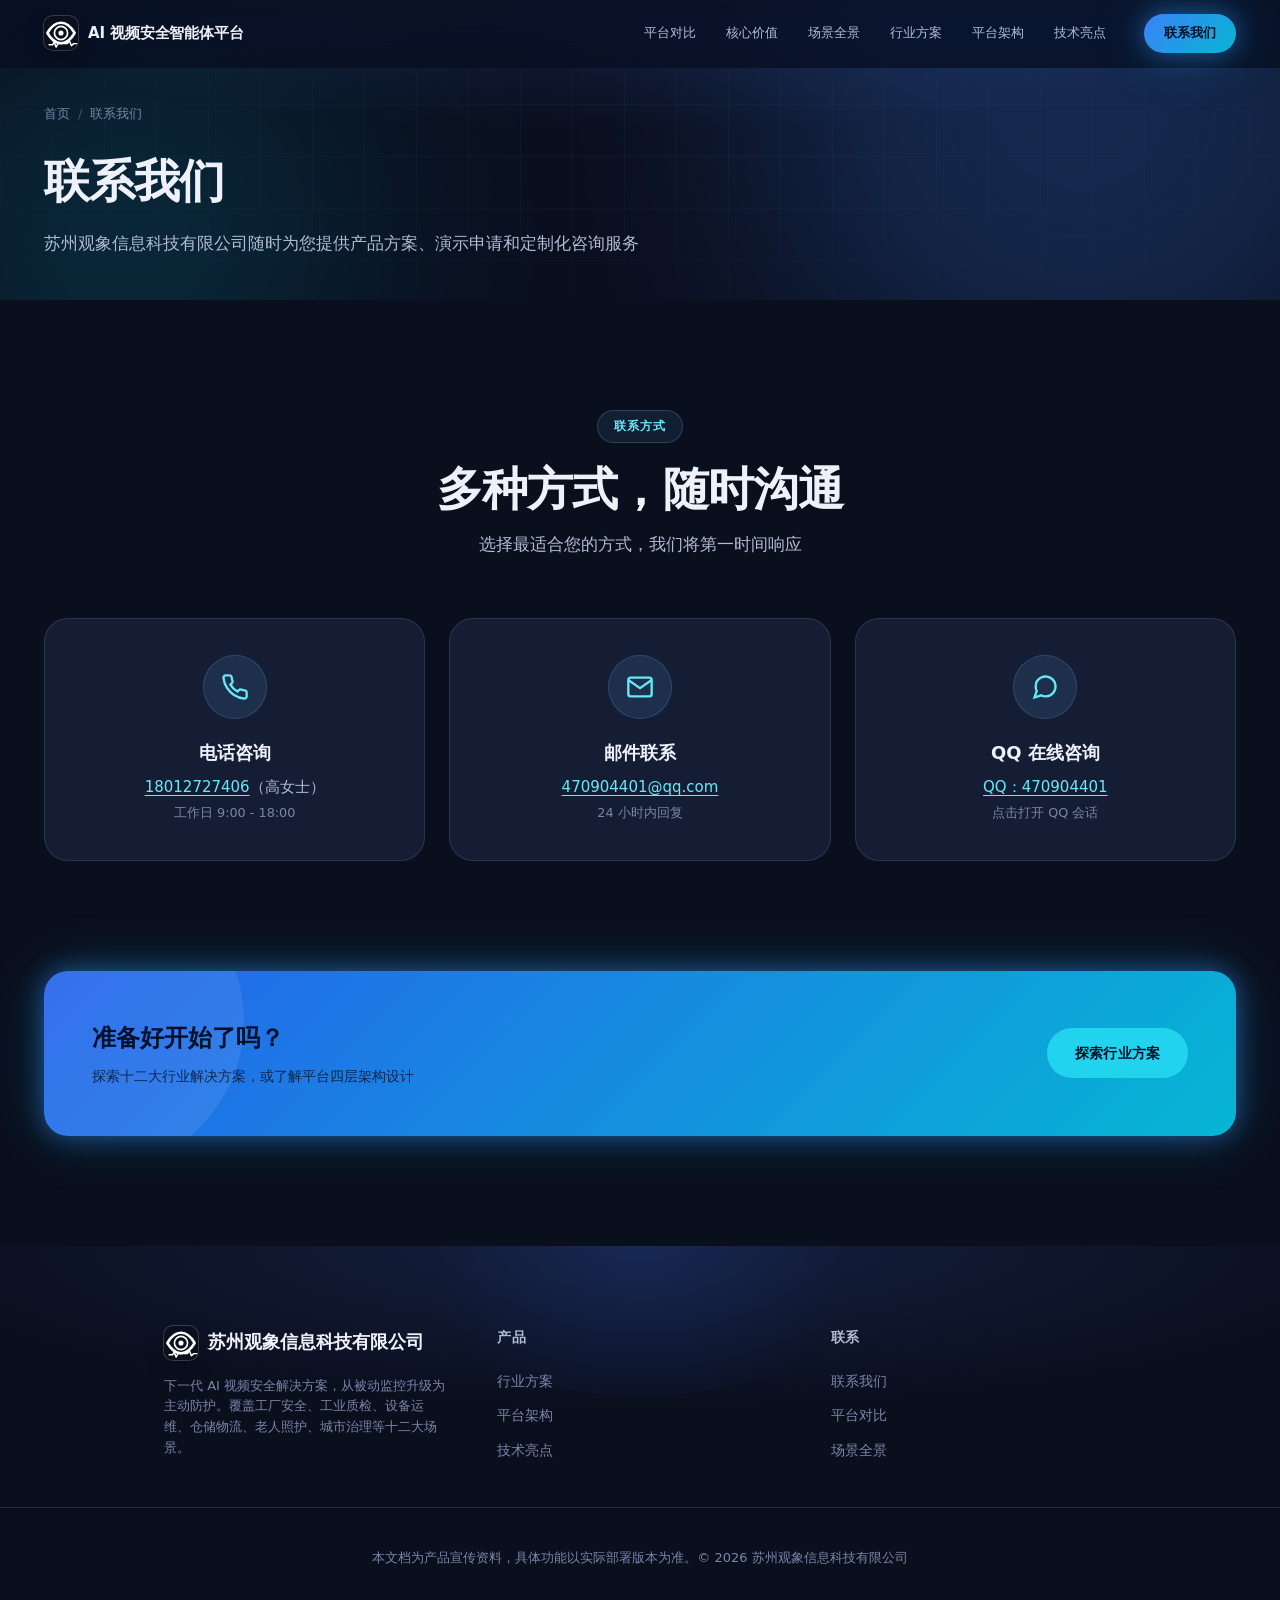
<file: pages/contact.html>
<!DOCTYPE html>
<html lang="zh-CN">
<head>
<meta charset="UTF-8">
<meta name="viewport" content="width=device-width, initial-scale=1.0">
<title>联系我们 — AI 视频安全智能体平台</title>
<meta property="og:type" content="website">
<meta property="og:title" content="联系我们 — AI 视频安全智能体平台">
<meta property="og:description" content="联系苏州观象信息科技有限公司，咨询 AI 视频安全智能体平台、行业方案和产品演示。">
<meta property="og:image" content="../assets/images/poster-hero.avif">
<meta name="twitter:card" content="summary_large_image">
<meta name="description" content="联系苏州观象信息科技有限公司，咨询 AI 视频安全智能体平台、行业方案和产品演示。">
<meta name="robots" content="index,follow">
<link rel="stylesheet" href="../styles.css">
<link rel="icon" href="../assets/images/favicon.svg" type="image/svg+xml">
</head>
<body data-page="contact">

<!-- ===== Navigation ===== -->
<nav class="nav">
  <div class="container nav-inner">
    <a href="../index.html" class="nav-logo">
      <span class="nav-logo-icon"><img src="../assets/images/logo-guangxiang-mark.svg" alt="观象" width="34" height="34"></span>
      AI 视频安全智能体平台
    </a>
    <ul class="nav-links">
      <li><a href="../index.html#compare" data-nav="compare">平台对比</a></li>
      <li><a href="../index.html#values" data-nav="values">核心价值</a></li>
      <li><a href="../index.html#scenarios" data-nav="scenarios">场景全景</a></li>
      <li><a href="solutions.html" data-page="solutions">行业方案</a></li>
      <li><a href="architecture.html" data-page="architecture">平台架构</a></li>
      <li><a href="technology.html" data-page="technology">技术亮点</a></li>
    </ul>
    <a href="contact.html" class="nav-cta">联系我们</a>
    <button class="nav-toggle" aria-label="菜单"><span></span><span></span><span></span></button>
  </div>
  <div class="nav-mobile">
    <a href="../index.html#compare">平台对比</a><a href="../index.html#values">核心价值</a><a href="../index.html#scenarios">场景全景</a>
    <a href="solutions.html">行业方案</a><a href="architecture.html">平台架构</a><a href="technology.html">技术亮点</a>
    <a href="contact.html">联系我们</a>
  </div>
</nav>

<!-- ===== Page Hero ===== -->
<section class="page-hero">
  <div class="page-hero-bg">
    <div class="hero-mesh hero-mesh-1"></div>
    <div class="hero-mesh hero-mesh-2"></div>
    <div class="hero-grid-lines"></div>
  </div>
  <div class="container page-hero-content">
    <div class="breadcrumb"><a href="../index.html">首页</a><span class="sep">/</span><span>联系我们</span></div>
    <h1>联系我们</h1>
    <p>苏州观象信息科技有限公司随时为您提供产品方案、演示申请和定制化咨询服务</p>
  </div>
</section>

<!-- ===== Contact Cards ===== -->
<section class="section contact">
  <div class="container">
    <div class="section-head reveal">
      <span class="section-eyebrow">联系方式</span>
      <h2 class="section-title">多种方式，随时沟通</h2>
      <p class="section-sub">选择最适合您的方式，我们将第一时间响应</p>
    </div>
    <div class="contact-cards reveal-stagger">
      <div class="contact-card">
        <div class="contact-card-icon"><svg viewBox="0 0 24 24" fill="none" stroke="currentColor" stroke-width="2"><path d="M22 16.92v3a2 2 0 0 1-2.18 2 19.79 19.79 0 0 1-8.63-3.07 19.5 19.5 0 0 1-6-6 19.79 19.79 0 0 1-3.07-8.67A2 2 0 0 1 4.11 2h3a2 2 0 0 1 2 1.72 12.84 12.84 0 0 0 .7 2.81 2 2 0 0 1-.45 2.11L8.09 9.91a16 16 0 0 0 6 6l1.27-1.27a2 2 0 0 1 2.11-.45 12.84 12.84 0 0 0 2.81.7A2 2 0 0 1 22 16.92z"/></svg></div>
        <h4>电话咨询</h4>
        <p><a href="tel:+8618012727406" data-track="contact_phone">18012727406</a>（高女士）</p>
        <p style="margin-top:4px;font-size:.8rem;color:var(--text-3)">工作日 9:00 - 18:00</p>
      </div>
      <div class="contact-card">
        <div class="contact-card-icon"><svg viewBox="0 0 24 24" fill="none" stroke="currentColor" stroke-width="2"><path d="M4 4h16c1.1 0 2 .9 2 2v12c0 1.1-.9 2-2 2H4c-1.1 0-2-.9-2-2V6c0-1.1.9-2 2-2z"/><polyline points="22,6 12,13 2,6"/></svg></div>
        <h4>邮件联系</h4>
        <p><a href="mailto:470904401@qq.com" data-track="contact_email">470904401@qq.com</a></p>
        <p style="margin-top:4px;font-size:.8rem;color:var(--text-3)">24 小时内回复</p>
      </div>
      <div class="contact-card">
        <div class="contact-card-icon"><svg viewBox="0 0 24 24" fill="none" stroke="currentColor" stroke-width="2"><path d="M21 11.5a8.38 8.38 0 0 1-.9 3.8 8.5 8.5 0 0 1-7.6 4.7 8.38 8.38 0 0 1-3.8-.9L3 21l1.9-5.7a8.38 8.38 0 0 1-.9-3.8 8.5 8.5 0 0 1 4.7-7.6 8.38 8.38 0 0 1 3.8-.9h.5a8.48 8.48 0 0 1 8 8v.5z"/></svg></div>
        <h4>QQ 在线咨询</h4>
        <p><a href="https://wpa.qq.com/msgrd?v=3&amp;uin=470904401&amp;site=qq&amp;menu=yes" target="_blank" rel="noopener noreferrer" data-track="contact_qq">QQ：470904401</a></p>
        <p style="margin-top:4px;font-size:.8rem;color:var(--text-3)">点击打开 QQ 会话</p>
      </div>
    </div>
  </div>
</section>

<!-- ===== CTA ===== -->
<section class="section" style="padding-top:0">
  <div class="container">
    <div class="cta-strip reveal">
      <div class="cta-strip-content">
        <h3>准备好开始了吗？</h3>
        <p>探索十二大行业解决方案，或了解平台四层架构设计</p>
      </div>
      <a href="solutions.html" class="btn btn-light">探索行业方案</a>
    </div>
  </div>
</section>

<!-- ===== Footer ===== -->
<footer class="footer">
  <div class="footer-inner">
    <div class="footer-col">
      <div class="footer-logo"><span class="nav-logo-icon"><img src="../assets/images/logo-guangxiang-mark.svg" alt="观象" width="34" height="34"></span>苏州观象信息科技有限公司</div>
      <p style="font-size:13px;color:var(--text-3);line-height:1.6">下一代 AI 视频安全解决方案，从被动监控升级为主动防护。覆盖工厂安全、工业质检、设备运维、仓储物流、老人照护、城市治理等十二大场景。</p>
    </div>
    <div class="footer-col"><h5>产品</h5><a href="solutions.html">行业方案</a><a href="architecture.html">平台架构</a><a href="technology.html">技术亮点</a></div>
    <div class="footer-col"><h5>联系</h5><a href="contact.html">联系我们</a><a href="../index.html#compare">平台对比</a><a href="../index.html#scenarios">场景全景</a></div>
  </div>
  <div class="footer-copy">本文档为产品宣传资料，具体功能以实际部署版本为准。&copy; 2026 苏州观象信息科技有限公司</div>
</footer>

<script src="../analytics.js" defer></script>
<script src="../script.js"></script>
</body>
</html>
</file>
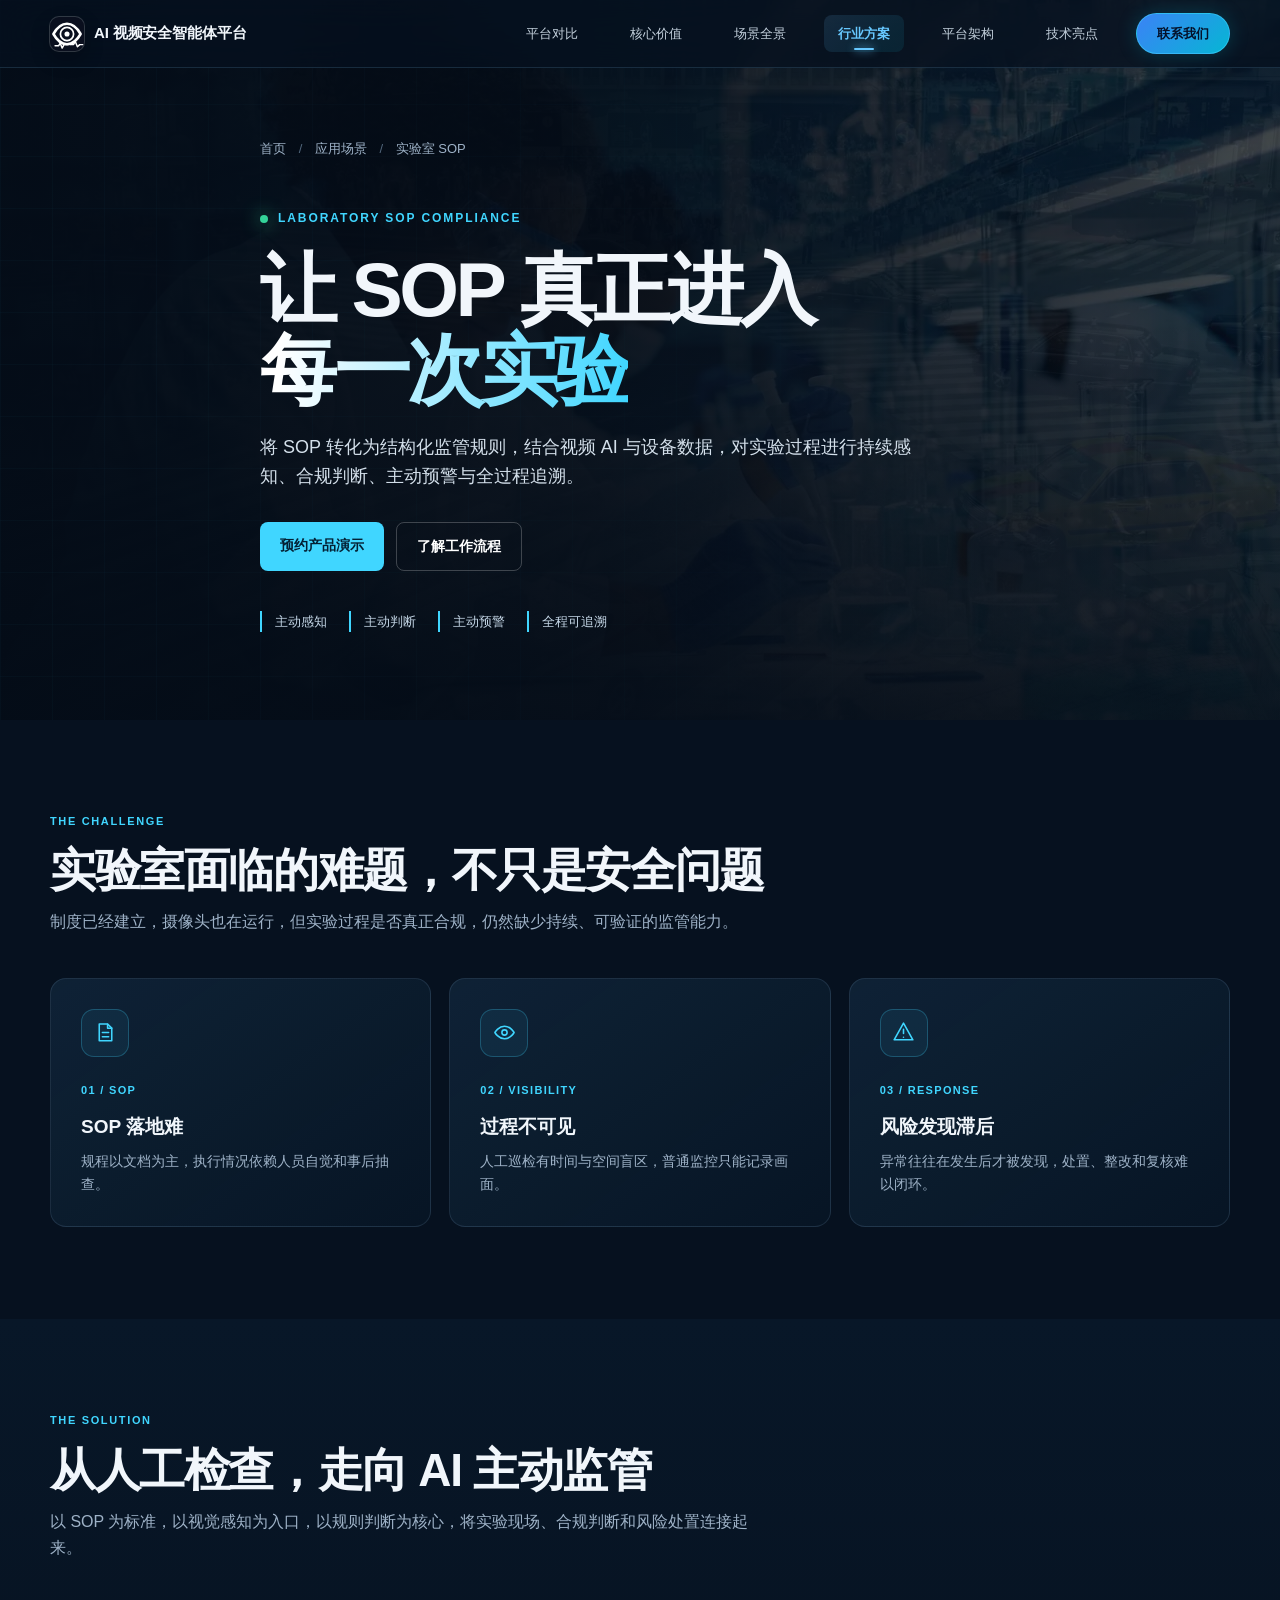
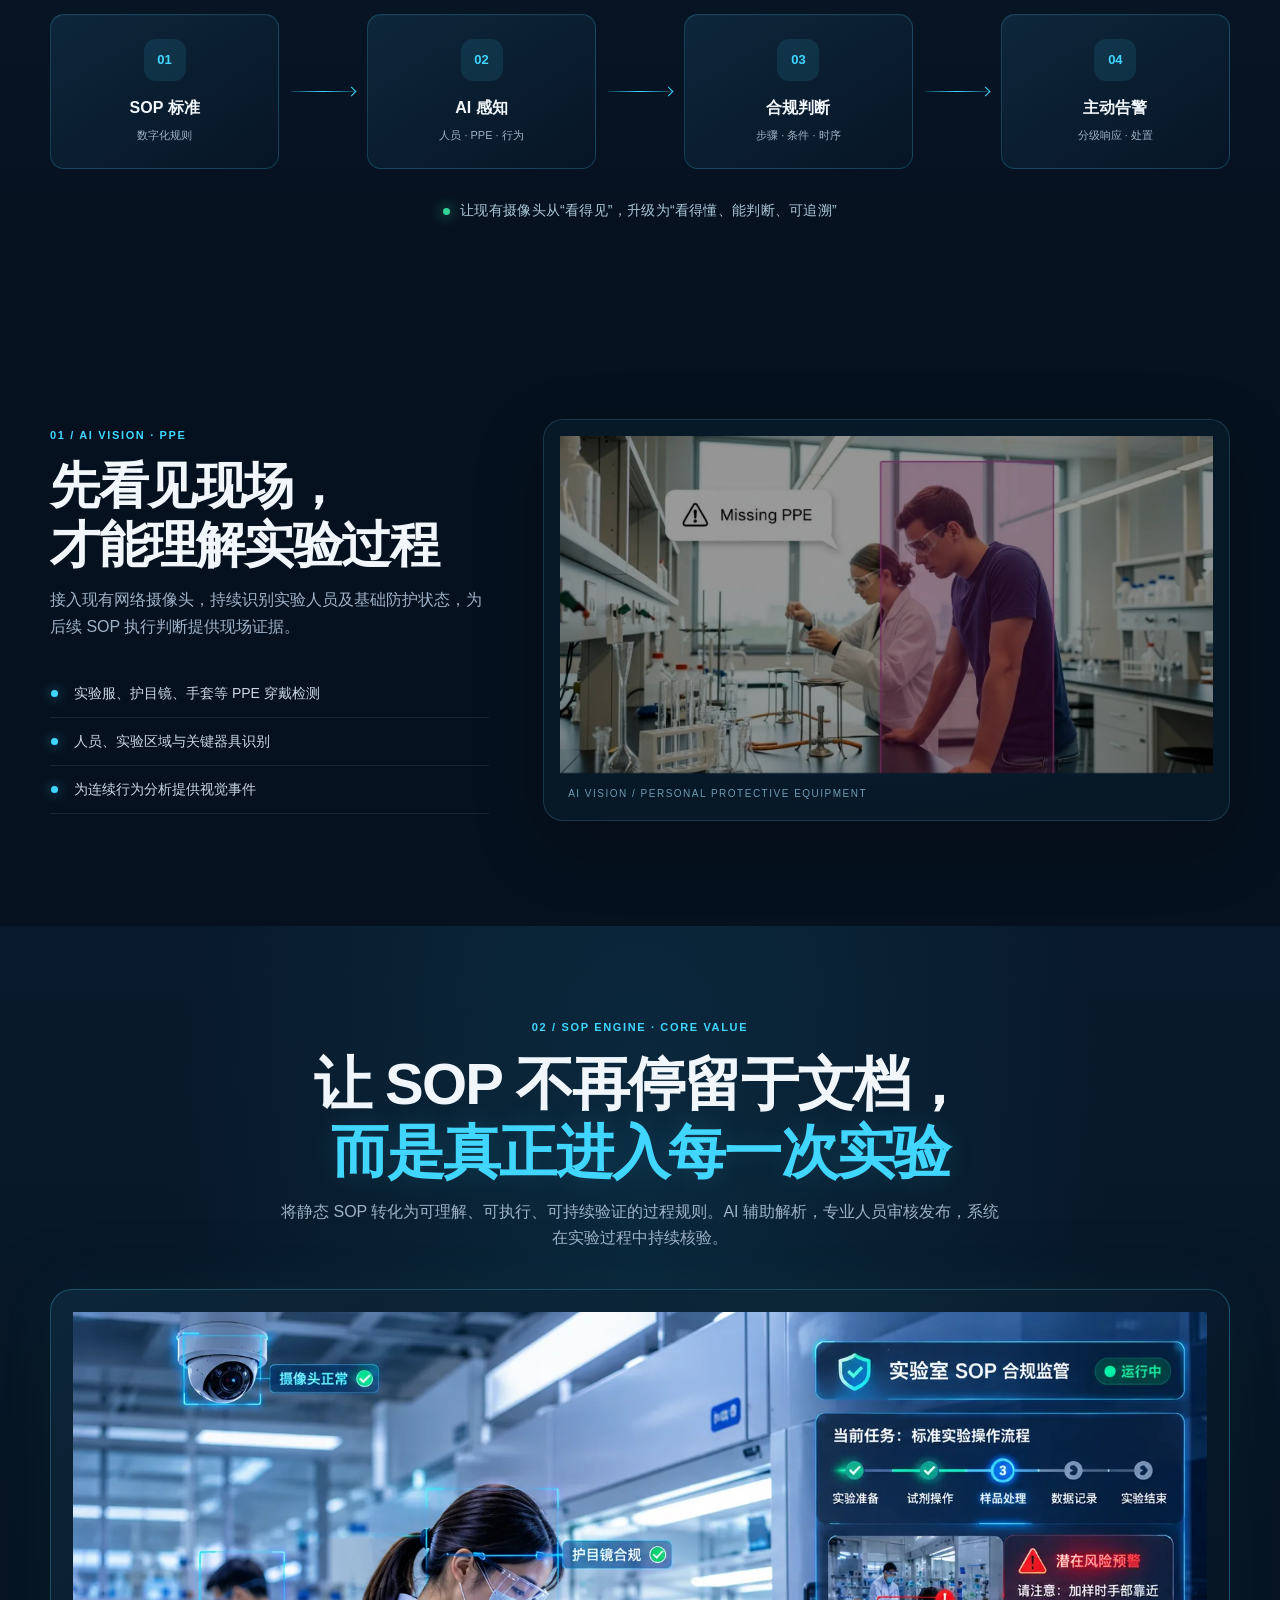
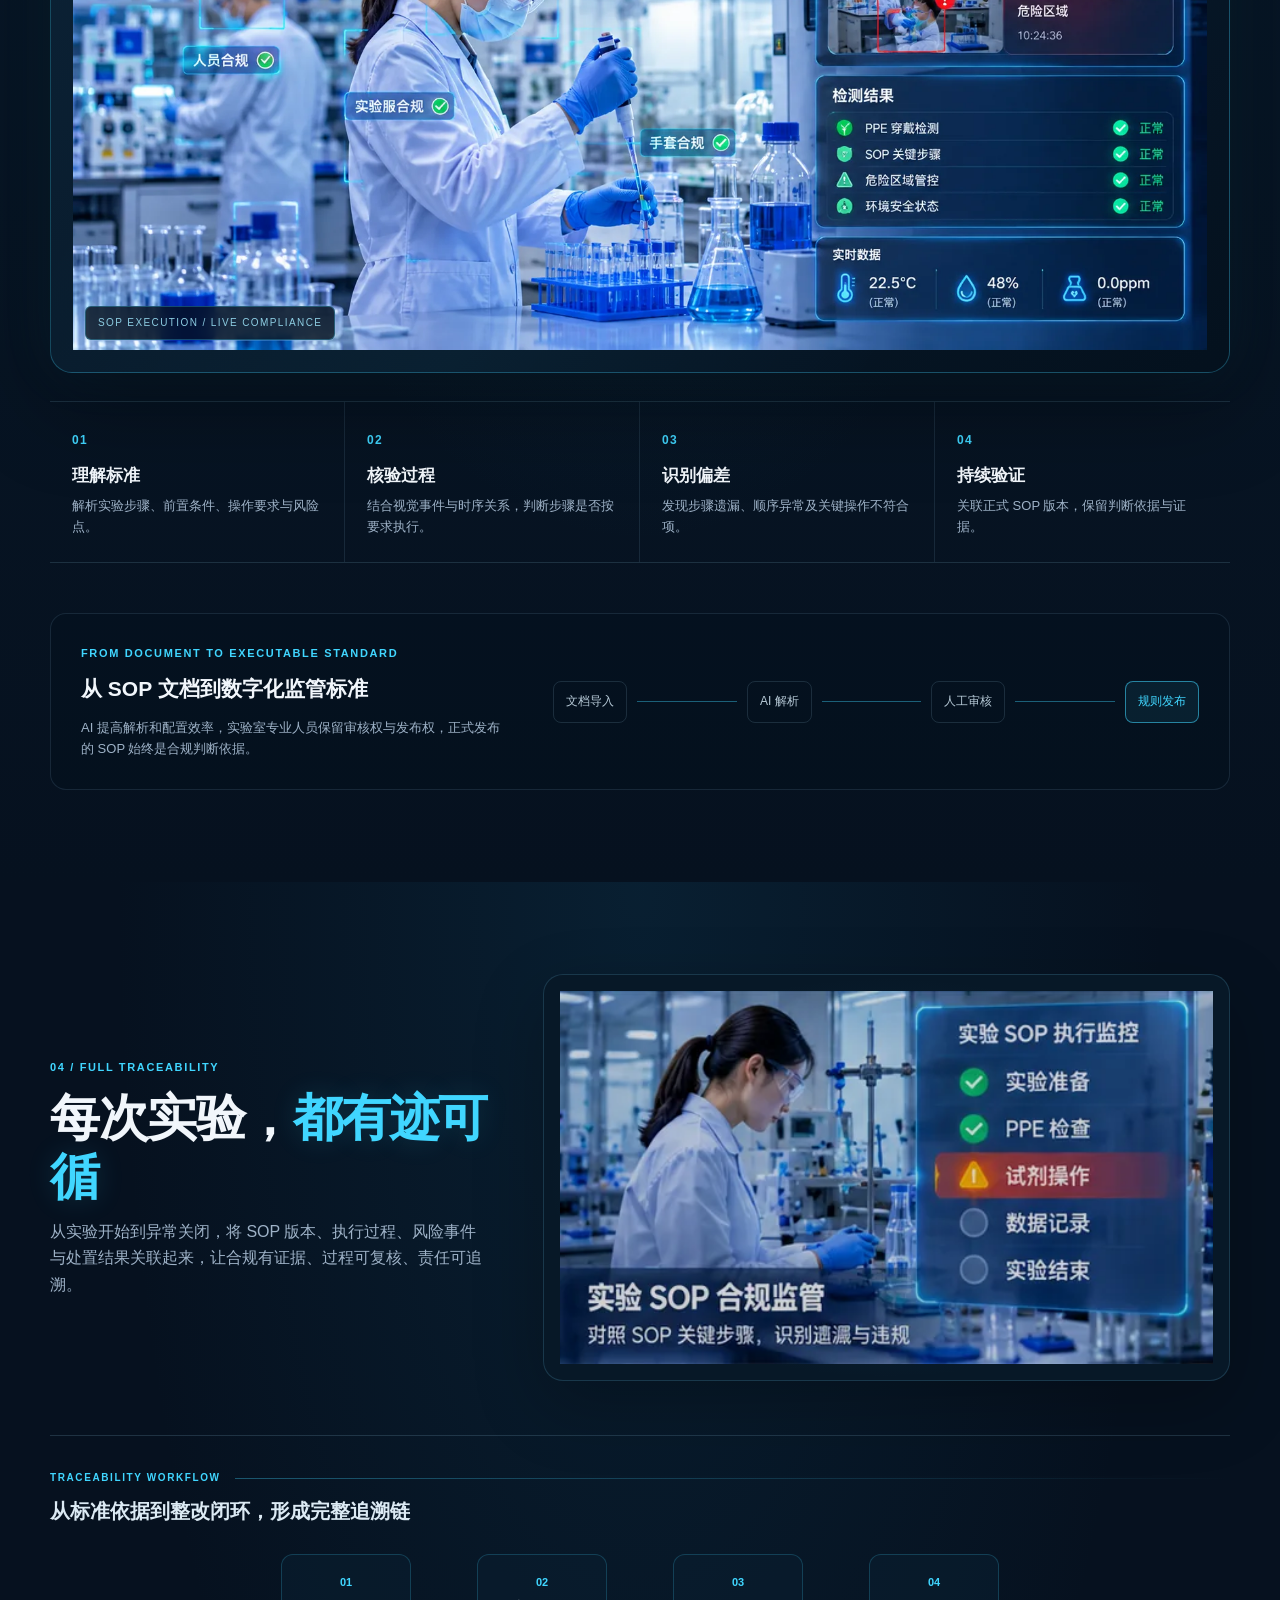
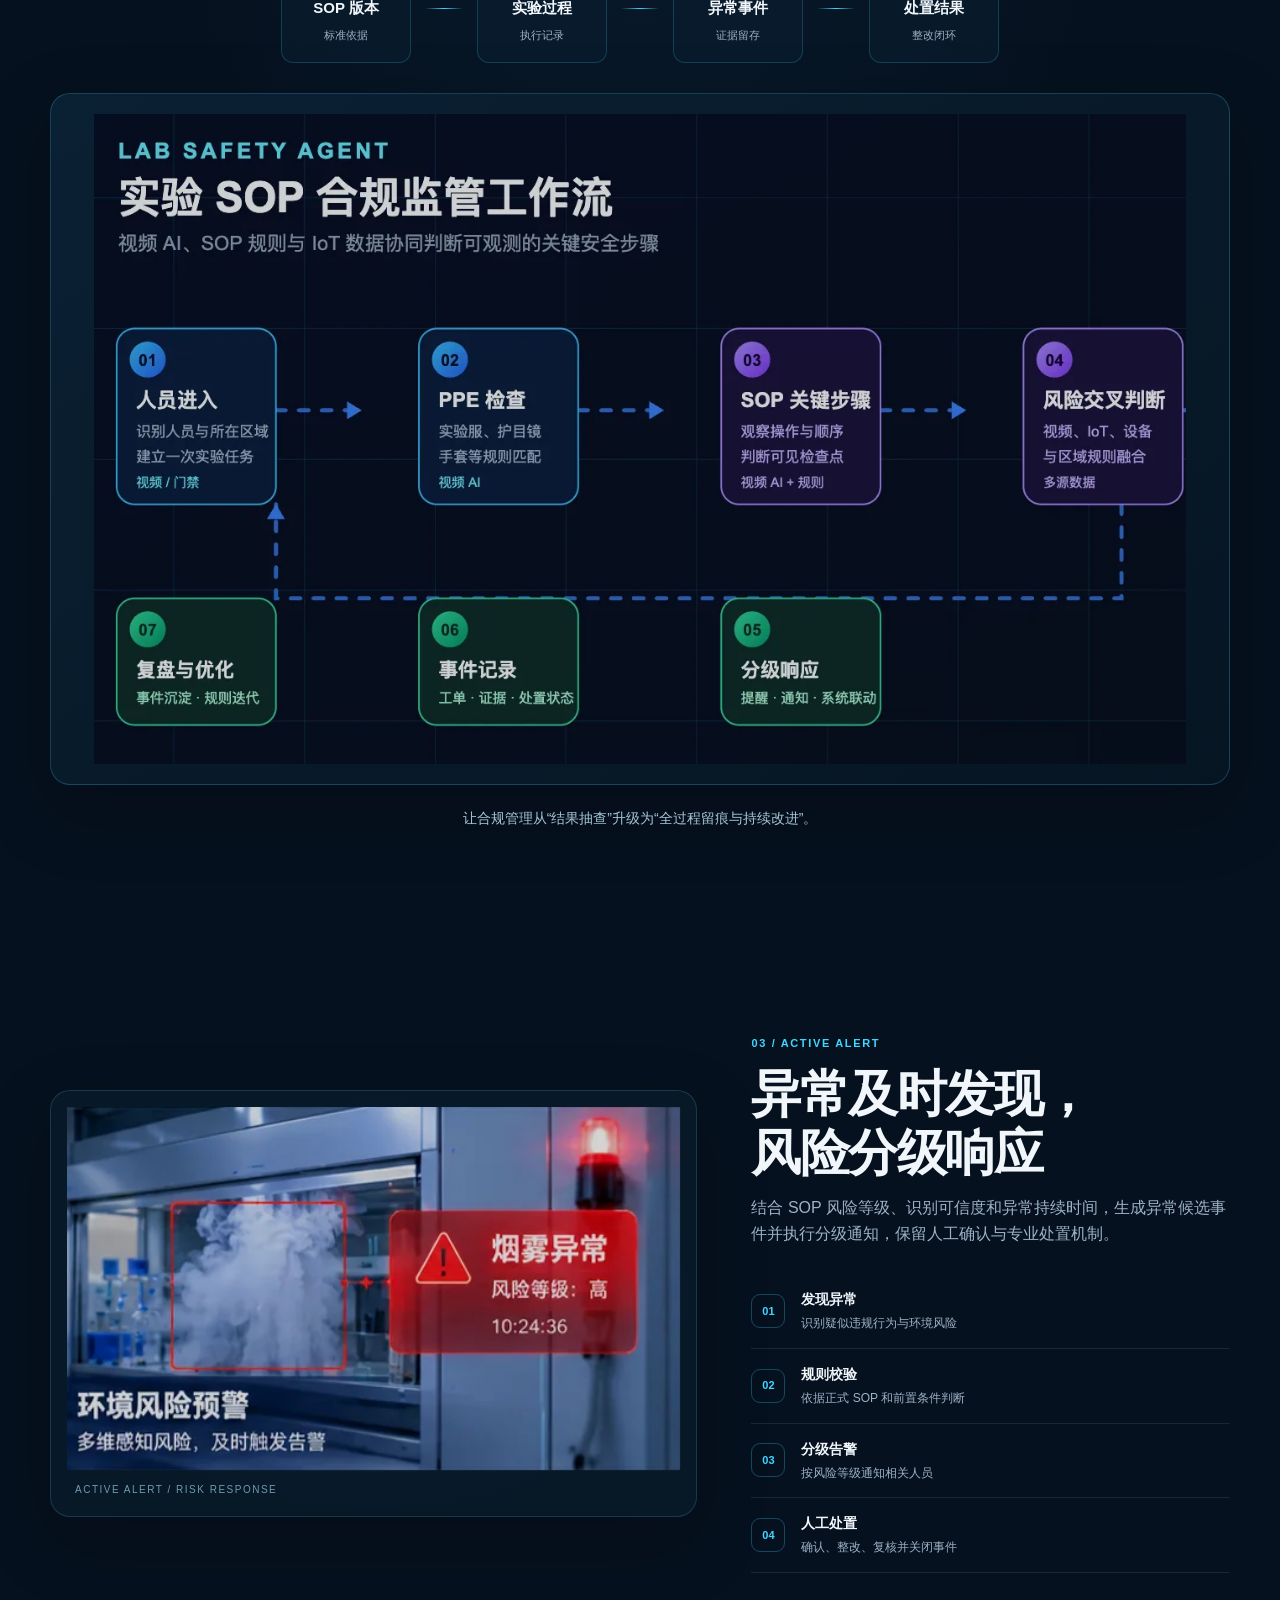
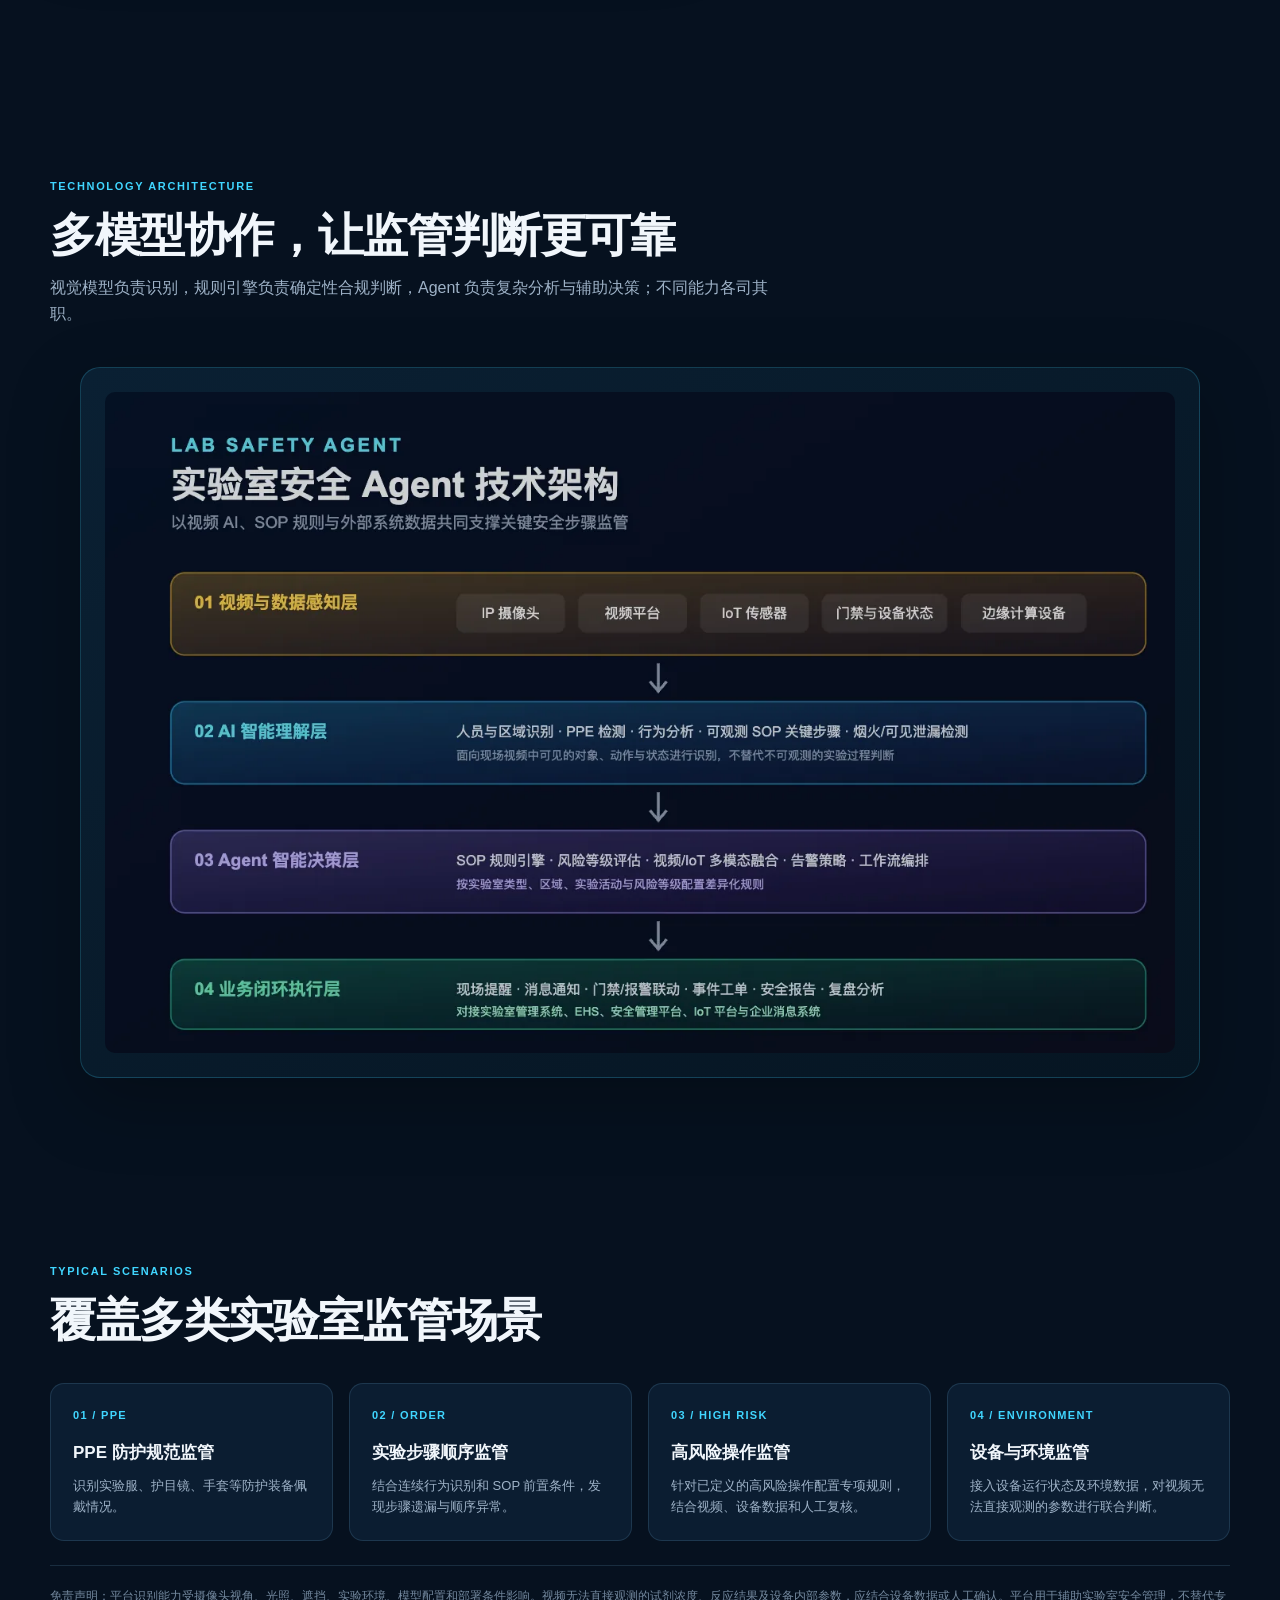
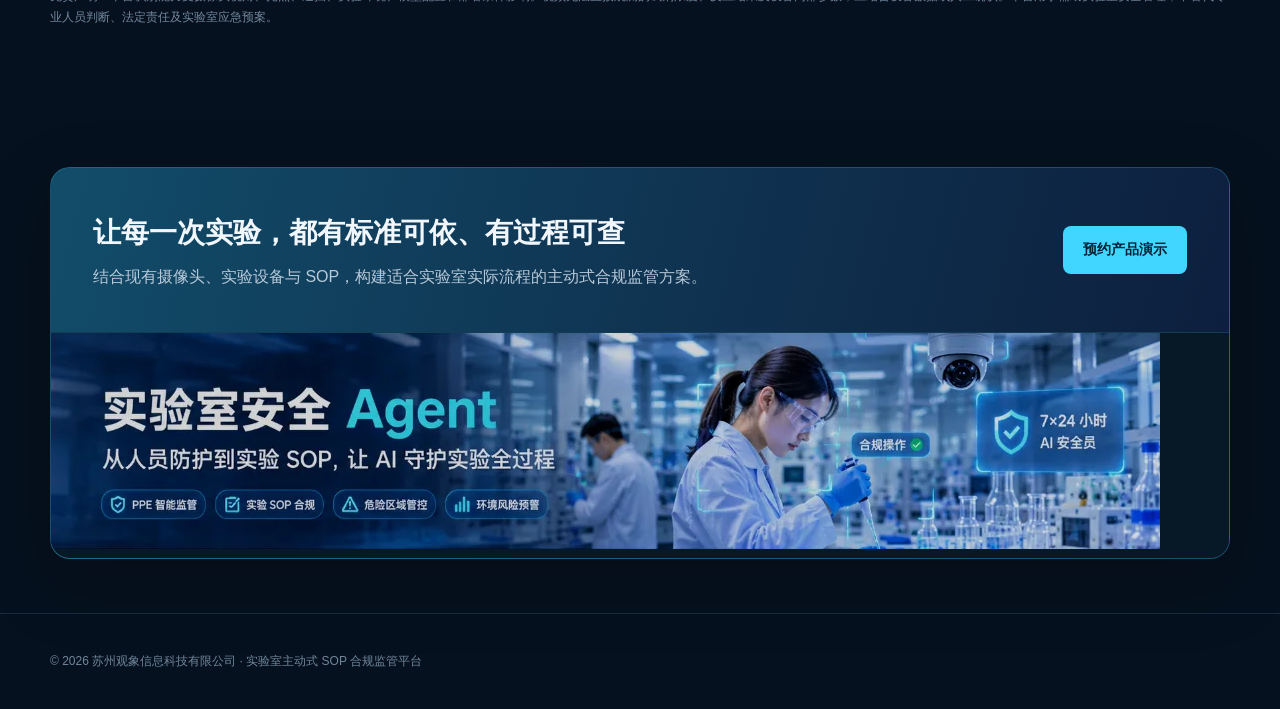
<file: pages/laboratory-sop.html>
<!DOCTYPE html>
<html lang="zh-CN">
<head>
<meta charset="UTF-8">
<meta name="viewport" content="width=device-width, initial-scale=1.0">
<title>实验室主动式 SOP 合规监管平台 | 观象科技</title>
<meta name="description" content="将 SOP 转化为结构化监管规则，结合视频 AI 与设备数据，对实验过程进行持续感知、合规判断、主动预警与全过程追溯。">
<style>
:root{--bg:#06111f;--bg2:#09192b;--card:#0b1d31;--line:rgba(111,170,211,.18);--text:#f1f6fb;--muted:#9eb2c7;--cyan:#40d6ff;--cyan2:#77b9ff;--green:#34d399;--amber:#f6b74a;--red:#ff5f72;--max:1180px}
:root{--nav-line:rgba(111,170,211,.18);--nav-text:#f1f6fb;--nav-muted:#c3d0dc;--nav-cyan:#67c8ff;--nav-ease:cubic-bezier(.2,.8,.2,1)}
.nav{position:fixed;top:0;left:0;right:0;z-index:1000;height:68px;display:flex;align-items:center;background:rgba(10,15,30,.78);backdrop-filter:blur(20px) saturate(160%);-webkit-backdrop-filter:blur(20px) saturate(160%);border-bottom:1px solid transparent;transition:all .3s var(--nav-ease)}
.nav.scrolled{border-bottom-color:var(--nav-line);box-shadow:0 4px 30px rgba(0,0,0,.35)}
.nav-inner{display:flex;align-items:center;justify-content:space-between;width:100%;gap:24px}
.nav-logo{display:flex;align-items:center;gap:10px;font-weight:800;font-size:15px;color:var(--nav-text);letter-spacing:-.01em;white-space:nowrap}
.nav-logo-icon{width:34px;height:34px;border-radius:9px;background:#0a0f1e;display:flex;align-items:center;justify-content:center;box-shadow:0 0 0 1px rgba(255,255,255,.18),0 8px 20px rgba(0,0,0,.24);overflow:hidden;flex:0 0 34px}
.nav-logo-icon img{display:block;width:34px;height:34px;object-fit:contain}
.nav-links{display:flex;list-style:none;gap:2px;margin:0 0 0 auto;padding:0}
.nav-links a{display:block;padding:8px 14px;font-size:13px;font-weight:500;color:var(--nav-muted);border-radius:8px;transition:all .2s var(--nav-ease);position:relative;white-space:nowrap}
.nav-links a:hover{color:var(--nav-cyan);background:rgba(99,179,237,.08)}
.nav-links a.active{color:var(--nav-cyan);background:linear-gradient(135deg,rgba(99,179,237,.14),rgba(6,182,212,.10));font-weight:700}
.nav-links a.active::after{content:'';position:absolute;bottom:2px;left:50%;transform:translateX(-50%);width:20px;height:2px;background:var(--nav-cyan);border-radius:2px;box-shadow:0 0 8px var(--nav-cyan)}
.nav .nav-cta{display:inline-flex;align-items:center;justify-content:center;padding:9px 20px;background:linear-gradient(135deg,#3b82f6,#06b6d4);color:#04112a;border-radius:100px;font-size:13px;font-weight:700;white-space:nowrap;box-shadow:0 0 20px rgba(6,182,212,.22)}
.nav .nav-cta:hover{transform:translateY(-1px);box-shadow:0 0 28px rgba(6,182,212,.5)}
.nav-toggle{display:none;flex-direction:column;gap:4px;padding:8px;border:0;background:transparent;cursor:pointer}
.nav-toggle span{width:20px;height:2px;background:var(--nav-text);border-radius:2px;transition:.3s}
.nav-toggle.open span:nth-child(1){transform:translateY(6px) rotate(45deg)}.nav-toggle.open span:nth-child(2){opacity:0}.nav-toggle.open span:nth-child(3){transform:translateY(-6px) rotate(-45deg)}
.nav-mobile{display:none;position:fixed;top:68px;left:0;right:0;z-index:999;background:rgba(16,24,40,.97);backdrop-filter:blur(20px);border-bottom:1px solid var(--nav-line);padding:12px 24px;flex-direction:column;gap:4px;box-shadow:0 20px 50px rgba(0,0,0,.4)}
.nav-mobile.open{display:flex}.nav-mobile a{padding:12px 14px;font-size:14px;font-weight:500;color:var(--nav-muted);border-radius:8px}.nav-mobile a:hover{background:rgba(99,179,237,.08);color:var(--nav-cyan)}
@media(max-width:1000px){.nav-links{display:none}.nav-toggle{display:flex}.nav .nav-cta{margin-left:auto}}
*{box-sizing:border-box}html{scroll-behavior:smooth}body{margin:0;background:var(--bg);color:var(--text);font-family:-apple-system,BlinkMacSystemFont,"Segoe UI","PingFang SC","Microsoft YaHei",Arial,sans-serif;line-height:1.65}
a{color:inherit;text-decoration:none}.container{width:min(calc(100% - 48px),var(--max));margin:auto}.nav{position:fixed;inset:0 0 auto;z-index:20;height:68px;background:rgba(6,17,31,.76);backdrop-filter:blur(18px);border-bottom:1px solid var(--line)}
.nav-in{height:100%;display:flex;align-items:center;justify-content:space-between;gap:28px}.brand{font-weight:750;letter-spacing:.01em}.brand b{color:var(--cyan)}.nav-links{display:flex;gap:24px;color:#c3d0dc;font-size:14px}.nav-links a:hover{color:#fff}.nav-cta{padding:9px 16px;border:1px solid rgba(64,214,255,.55);border-radius:8px;color:var(--cyan);font-size:13px}
.hero{min-height:720px;position:relative;overflow:hidden;display:flex;align-items:center;background:#06111f}.hero video,.hero .fallback,.hero:after{position:absolute;inset:0;width:100%;height:100%}.hero video{object-fit:cover;opacity:.48}.hero .fallback{background:url("../assets/images/personnel-hero.jpg") center/cover no-repeat;opacity:.16}.hero:after{content:"";background:linear-gradient(90deg,rgba(4,12,23,.97),rgba(4,12,23,.82) 48%,rgba(4,12,23,.28)),linear-gradient(0deg,rgba(4,12,23,.75),transparent 55%)}.hero-grid{position:absolute;inset:0;opacity:.18;background-image:linear-gradient(rgba(64,214,255,.14) 1px,transparent 1px),linear-gradient(90deg,rgba(64,214,255,.14) 1px,transparent 1px);background-size:52px 52px;mask-image:linear-gradient(90deg,#000,transparent 86%);z-index:1}.hero-in{position:relative;z-index:2;padding-top:120px;padding-bottom:70px;max-width:760px}.crumb{font-size:13px;color:#9eb2c7;margin-bottom:46px}.crumb span{margin:0 9px;color:#52677d}.eyebrow{display:inline-flex;align-items:center;gap:10px;color:var(--cyan);font-size:12px;font-weight:800;letter-spacing:.16em}.pulse{width:8px;height:8px;background:var(--green);border-radius:50%;box-shadow:0 0 18px var(--green)}h1{font-size:clamp(46px,6vw,78px);line-height:1.05;letter-spacing:-.045em;margin:18px 0 22px}.grad{background:linear-gradient(90deg,#fff 5%,var(--cyan));-webkit-background-clip:text;color:transparent}.hero p{max-width:680px;color:#d4e0eb;font-size:18px;margin:0}.actions{display:flex;gap:12px;margin-top:30px;flex-wrap:wrap}.btn{padding:12px 20px;border-radius:8px;font-weight:650;font-size:14px}.primary{background:var(--cyan);color:#032034}.ghost{border:1px solid rgba(255,255,255,.22);color:#fff}.hero-points{display:flex;gap:22px;flex-wrap:wrap;margin-top:40px;color:#c5d7e7;font-size:13px}.hero-points span{padding-left:13px;border-left:2px solid var(--cyan)}
section{padding:92px 0}.section-dark{background:linear-gradient(180deg,#081728,#06111f)}.kicker{font-size:11px;color:var(--cyan);font-weight:800;letter-spacing:.15em}.section-title{font-size:clamp(30px,4vw,46px);line-height:1.18;letter-spacing:-.03em;margin:13px 0 12px}.section-desc{max-width:720px;color:var(--muted);margin:0}.grid4{display:grid;grid-template-columns:repeat(4,1fr);gap:16px;margin-top:38px}.pain{padding:24px;border:1px solid var(--line);border-radius:14px;background:rgba(13,31,51,.68)}.num{font-size:11px;color:var(--cyan);font-weight:800;letter-spacing:.12em}.pain h3{font-size:17px;margin:17px 0 8px}.pain p{font-size:13px;color:var(--muted);margin:0}
.process{display:grid;grid-template-columns:repeat(5,1fr);gap:12px;margin-top:40px}.step{padding:20px 17px;min-height:222px;border:1px solid var(--line);border-radius:14px;background:linear-gradient(145deg,rgba(15,38,63,.78),rgba(7,20,35,.86))}.step .icon{font-size:25px;color:var(--cyan);margin:17px 0}.step h3{font-size:17px;margin:0 0 8px}.step p{font-size:12.5px;color:var(--muted);margin:0}
/* Core capabilities: editorial showcase layout */
.capability-showcase{margin-top:48px;display:grid;gap:28px}
.capability-row{display:grid;grid-template-columns:minmax(0,1.35fr) minmax(320px,.65fr);gap:34px;align-items:stretch;padding:24px;border:1px solid var(--line);border-radius:22px;background:linear-gradient(135deg,rgba(12,30,48,.82),rgba(7,20,34,.62));box-shadow:0 20px 60px rgba(0,0,0,.14)}
.capability-row.reverse{grid-template-columns:minmax(320px,.65fr) minmax(0,1.35fr)}
.capability-row.reverse .capability-visual{order:2}.capability-row.reverse .capability-copy{order:1}
.capability-visual{min-height:410px;display:flex;align-items:center;justify-content:center;overflow:hidden;border-radius:15px;background:radial-gradient(circle at 50% 45%,rgba(43,118,156,.2),transparent 62%),#081827;border:1px solid rgba(125,180,214,.13);padding:14px}
.capability-visual img{display:block;width:100%;height:100%;max-height:480px;object-fit:contain;filter:drop-shadow(0 18px 30px rgba(0,0,0,.24));transition:transform .45s ease}
.capability-row:hover .capability-visual img{transform:scale(1.015)}
.capability-copy{padding:38px 26px;display:flex;flex-direction:column;justify-content:center}
.capability-copy .num{font-size:11px;letter-spacing:.14em;color:var(--cyan);font-weight:800}
.capability-copy h3{font-size:28px;line-height:1.25;margin:14px 0;color:#f3f8fc}
.capability-copy p{font-size:15px;color:var(--muted);margin:0;max-width:420px}
.capability-tags{display:flex;flex-wrap:wrap;gap:8px;margin-top:26px}
.capability-tags span{padding:6px 10px;border:1px solid rgba(91,190,225,.2);border-radius:999px;color:#9fc1d3;font-size:11px}
.capability-hero{padding:48px 42px 40px;border:1px solid rgba(72,196,238,.3);border-radius:24px;background:linear-gradient(180deg,rgba(10,35,54,.92),rgba(6,20,34,.78));text-align:center;box-shadow:0 26px 70px rgba(0,0,0,.2)}
.capability-hero .num{font-size:11px;letter-spacing:.16em;color:var(--cyan);font-weight:800}
.capability-hero h3{font-size:32px;margin:12px 0 12px}
.capability-hero>p{margin:0 auto 30px;max-width:680px;color:var(--muted)}
.capability-hero .capability-visual{min-height:0;height:auto;padding:18px;background:#061421}
.capability-hero .capability-visual img{height:auto;max-height:620px;width:100%;object-fit:contain}
.capability-duo{display:grid;grid-template-columns:1fr 1fr;gap:28px}
.capability-panel{padding:24px;border:1px solid var(--line);border-radius:22px;background:linear-gradient(145deg,rgba(12,30,48,.84),rgba(7,20,34,.68))}
.capability-panel .capability-copy{padding:18px 4px 4px}
.capability-panel .capability-copy h3{font-size:24px}
.capability-panel .capability-visual{min-height:300px;margin-top:12px}
@media(max-width:950px){.capability-row,.capability-row.reverse{grid-template-columns:1fr}.capability-row.reverse .capability-visual,.capability-row.reverse .capability-copy{order:initial}.capability-visual{min-height:360px}.capability-duo{grid-template-columns:1fr}.capability-hero{padding:34px 24px}}
@media(max-width:620px){.capability-showcase{gap:18px;margin-top:32px}.capability-row,.capability-panel{padding:14px;border-radius:16px}.capability-copy{padding:24px 10px 12px}.capability-copy h3{font-size:24px}.capability-visual{min-height:240px;padding:8px}.capability-hero{padding:28px 14px 20px}.capability-hero h3{font-size:26px}.capability-hero .capability-visual{padding:8px}.capability-panel .capability-visual{min-height:240px}}
.lifecycle{display:grid;grid-template-columns:.9fr 1.1fr;gap:58px;align-items:center}.checklist{list-style:none;padding:0;margin:26px 0 0}.checklist li{padding:10px 0 10px 28px;color:#c6d4e0;font-size:14px;position:relative}.checklist li:before{content:"✓";position:absolute;left:0;color:var(--green);font-weight:800}.timeline{padding:20px;border:1px solid var(--line);border-radius:16px;background:var(--card)}.t-row{display:grid;grid-template-columns:46px 1fr auto;gap:14px;padding:16px 8px;border-bottom:1px solid var(--line);align-items:center}.t-row:last-child{border:0}.t-row b{font-size:12px;color:var(--cyan)}.t-row strong,.t-row small{display:block}.t-row small{font-size:12px;color:var(--muted);margin-top:4px}.tag{font-size:10px;color:#7790a8;letter-spacing:.08em}.published{background:rgba(52,211,153,.07);border-radius:10px}.published .tag{color:var(--green)}
.monitor{display:grid;grid-template-columns:1.05fr .95fr;gap:30px;margin-top:40px}.monitor-visual{position:relative;min-height:410px;overflow:hidden;border:1px solid var(--line);border-radius:18px;background:#06111f}.monitor-visual img{width:100%;height:100%;object-fit:cover;opacity:.84}.overlay-card{position:absolute;right:18px;top:18px;width:min(280px,70%);padding:14px;border:1px solid rgba(64,214,255,.35);border-radius:12px;background:rgba(5,18,34,.83);backdrop-filter:blur(10px)}.overlay-card .ok{color:var(--green);font-size:12px}.overlay-card .warn{margin-top:9px;padding:9px;background:rgba(246,183,74,.1);border-left:2px solid var(--amber);font-size:12px}.overlay-label{position:absolute;left:16px;bottom:16px;padding:8px 12px;background:rgba(4,13,25,.78);border-radius:8px;font-size:11px;color:#c5d8e8}.alert-list{display:grid;gap:11px}.alert{padding:17px;border:1px solid var(--line);border-radius:12px;background:var(--card);display:flex;gap:15px}.alert b{color:var(--cyan);font-size:12px}.alert strong,.alert small{display:block}.alert small{font-size:12px;color:var(--muted);margin-top:5px}
.architecture-visual{margin:40px auto 0;max-width:1120px;padding:12px;border:1px solid var(--line);border-radius:18px;background:rgba(11,29,49,.55)}.architecture-visual img{display:block;width:100%;height:auto;border-radius:10px}.tech{display:grid;gap:10px;max-width:900px;margin:40px auto 0;text-align:center}.tech .layer{padding:20px;border:1px solid var(--line);border-radius:12px;background:var(--card)}.tech b,.tech span{display:block}.tech span{font-size:13px;color:var(--muted);margin-top:6px}.arrow{color:var(--cyan);font-size:20px}
.scene{display:grid;grid-template-columns:repeat(4,1fr);gap:16px;margin-top:36px}.scene-card{padding:22px;border:1px solid var(--line);border-radius:14px;background:var(--card)}.scene-card h3{font-size:17px;margin:14px 0 8px}.scene-card p{font-size:13px;color:var(--muted);margin:0}.disclaimer{font-size:12px;color:#73889e;line-height:1.8;margin-top:24px;border-top:1px solid var(--line);padding-top:20px}.cta{padding:42px;background:linear-gradient(105deg,rgba(18,78,107,.85),rgba(13,31,62,.92));border:1px solid rgba(64,214,255,.25);border-radius:18px;display:flex;justify-content:space-between;gap:30px;align-items:center}.cta h2{margin:0 0 8px;font-size:28px}.cta p{margin:0;color:#b9c9d8}.footer{padding:38px 0;color:#71869a;font-size:12px;border-top:1px solid var(--line)}
@media(max-width:768px){.nav-links{display:none}.nav-toggle{display:flex}.nav .nav-cta{display:none}.nav-mobile{padding-left:16px;padding-right:16px}}@media(max-width:950px){.grid4{grid-template-columns:repeat(2,1fr)}.process{grid-template-columns:repeat(3,1fr)}.feature,.monitor,.lifecycle{grid-template-columns:1fr}.scene{grid-template-columns:repeat(2,1fr)}.feature-card,.feature-card:last-child{min-height:240px;grid-template-columns:38% 1fr}.feature-card:last-child{grid-column:auto}.feature-card img{padding:10px}}@media(max-width:620px){.container{width:min(calc(100% - 32px),var(--max))}.nav-links{display:none}.nav-cta{display:none}.hero{min-height:670px}.hero-in{padding-top:105px}.crumb{margin-bottom:30px}.hero p{font-size:15px}.grid4,.process,.scene{grid-template-columns:1fr}.feature-card,.feature-card:last-child{grid-template-columns:1fr}.feature-card img{height:210px;padding:10px}.cta{flex-direction:column;align-items:flex-start}.overlay-card{width:75%}section{padding:65px 0}}

/* Laboratory SOP editorial visual system */
.accent-text{color:var(--cyan);text-shadow:0 0 28px rgba(64,214,255,.16)}
.challenge-grid{display:grid;grid-template-columns:repeat(3,1fr);gap:18px;margin-top:42px}
.challenge-card{position:relative;padding:30px;border:1px solid rgba(130,170,200,.16);border-radius:16px;background:linear-gradient(145deg,rgba(17,39,60,.78),rgba(8,23,39,.72));transition:transform .28s ease,border-color .28s ease,box-shadow .28s ease}
.challenge-card:hover{transform:translateY(-5px);border-color:rgba(64,214,255,.42);box-shadow:0 18px 45px rgba(0,0,0,.2)}
.line-icon{display:grid;place-items:center;width:48px;height:48px;border:1px solid rgba(64,214,255,.25);border-radius:13px;background:rgba(64,214,255,.07);margin-bottom:24px}
.line-icon svg{width:25px;height:25px;fill:none;stroke:var(--cyan);stroke-width:1.5;stroke-linecap:round;stroke-linejoin:round}
.challenge-card h3{font-size:19px;margin:12px 0 8px}.challenge-card p{font-size:14px;color:var(--muted);margin:0}
.solution-flow{display:flex;align-items:center;justify-content:space-between;gap:12px;margin:52px 0 30px}
.flow-node{flex:1;min-width:0;padding:24px 14px;text-align:center;border:1px solid rgba(64,214,255,.2);border-radius:14px;background:linear-gradient(145deg,rgba(16,43,65,.8),rgba(7,23,39,.8));box-shadow:inset 0 1px rgba(255,255,255,.03)}
.flow-icon{display:grid;place-items:center;width:42px;height:42px;margin:0 auto 14px;border-radius:12px;background:rgba(64,214,255,.1);color:var(--cyan);font-size:13px;font-weight:800}
.flow-node b,.flow-node small{display:block}.flow-node b{font-size:16px}.flow-node small{margin-top:5px;color:var(--muted);font-size:11px}
.flow-line{height:1px;flex:.32;background:linear-gradient(90deg,rgba(64,214,255,.18),var(--cyan),rgba(64,214,255,.18));position:relative}.flow-line:after{content:"";position:absolute;right:0;top:-3px;width:6px;height:6px;border-top:1px solid var(--cyan);border-right:1px solid var(--cyan);transform:rotate(45deg)}
.solution-foot{text-align:center;color:#a9c5d6;font-size:14px;letter-spacing:.02em}.solution-foot span{display:inline-block;width:7px;height:7px;margin-right:10px;border-radius:50%;background:var(--green);box-shadow:0 0 14px var(--green)}
.showcase-split{display:grid;grid-template-columns:.78fr 1.22fr;gap:54px;align-items:center}
.showcase-copy{padding:20px 0}.showcase-copy .section-title{font-size:clamp(34px,4vw,50px)}
.feature-points{list-style:none;padding:0;margin:30px 0 0}.feature-points li{position:relative;padding:12px 0 12px 24px;border-bottom:1px solid rgba(135,170,195,.12);color:#c8d7e3;font-size:14px}.feature-points li:before{content:"";position:absolute;left:1px;top:20px;width:7px;height:7px;border-radius:50%;background:var(--cyan);box-shadow:0 0 12px rgba(64,214,255,.6)}
.showcase-image{position:relative;overflow:hidden;padding:16px;border:1px solid rgba(90,170,205,.22);border-radius:20px;background:radial-gradient(ellipse at 50% 50%,rgba(36,112,148,.17),transparent 70%),#071827;box-shadow:0 24px 70px rgba(0,0,0,.24)}
.showcase-image img{display:block;width:100%;height:auto;max-height:620px;object-fit:contain;transition:transform 1.2s cubic-bezier(.2,.65,.25,1);will-change:transform}
.showcase-image:hover img{transform:scale(1.018)}
.image-caption{display:block;padding:12px 8px 2px;color:#6f9bb3;font-size:10px;letter-spacing:.15em}
.sop-section{position:relative;overflow:hidden;background:radial-gradient(ellipse at 50% 18%,rgba(22,93,126,.24),transparent 52%),linear-gradient(180deg,#081a2b,#06111f)}
.sop-heading,.trace-heading{text-align:center;max-width:850px;margin:0 auto 38px}.sop-heading .section-desc,.trace-heading .section-desc{margin-left:auto;margin-right:auto}
.sop-heading .section-title{font-size:clamp(36px,4.8vw,58px);line-height:1.18}
.sop-main-visual{position:relative;padding:22px;border:1px solid rgba(64,214,255,.28);border-radius:22px;background:linear-gradient(145deg,rgba(13,38,58,.96),rgba(4,17,30,.98));box-shadow:0 30px 90px rgba(0,0,0,.36),0 0 55px rgba(64,214,255,.07);overflow:hidden}
.sop-main-visual:before{content:"";position:absolute;inset:0;pointer-events:none;background:linear-gradient(120deg,transparent 20%,rgba(64,214,255,.045) 50%,transparent 78%)}
.sop-main-visual img{position:relative;display:block;width:100%;height:auto;max-height:720px;object-fit:contain;transition:transform 1.4s cubic-bezier(.2,.65,.25,1)}
.sop-main-visual:hover img{transform:scale(1.012)}
.visual-corner{position:absolute;left:34px;bottom:32px;padding:8px 12px;border:1px solid rgba(64,214,255,.28);border-radius:6px;background:rgba(4,17,30,.82);color:#8dcde2;font-size:10px;letter-spacing:.14em;backdrop-filter:blur(10px)}
.sop-value-grid{display:grid;grid-template-columns:repeat(4,1fr);gap:0;margin-top:28px;border-top:1px solid rgba(130,180,205,.18);border-bottom:1px solid rgba(130,180,205,.18)}
.sop-value-grid article{padding:24px 22px;border-right:1px solid rgba(130,180,205,.14)}.sop-value-grid article:last-child{border:0}
.sop-value-grid b{color:var(--cyan);font-size:12px;letter-spacing:.12em}.sop-value-grid h3{font-size:17px;margin:9px 0 5px}.sop-value-grid p{font-size:13px;color:var(--muted);margin:0}
.sop-lifecycle{display:grid;grid-template-columns:.8fr 1.2fr;gap:42px;align-items:center;margin-top:50px;padding:30px;border:1px solid rgba(125,175,205,.15);border-radius:16px;background:rgba(4,17,30,.38)}
.sop-lifecycle h3{font-size:21px;margin:10px 0}.sop-lifecycle p{font-size:13px;color:var(--muted);margin:0}
.lifecycle-track{display:flex;align-items:center;gap:10px}.lifecycle-track span{white-space:nowrap;padding:10px 12px;border:1px solid rgba(135,175,200,.18);border-radius:8px;color:#b8cbd8;font-size:12px}.lifecycle-track span.current{border-color:rgba(64,214,255,.55);color:var(--cyan);background:rgba(64,214,255,.08)}.lifecycle-track i{height:1px;flex:1;min-width:8px;background:rgba(64,214,255,.4)}
.alert-layout{grid-template-columns:1.15fr .85fr}.alert-layout .showcase-image{order:1}.alert-layout .showcase-copy{order:2}
.risk-steps{list-style:none;padding:0;margin:26px 0 0}.risk-steps li{display:flex;gap:16px;align-items:center;padding:14px 0;border-bottom:1px solid rgba(135,170,195,.14)}.risk-steps li>b{display:grid;place-items:center;width:34px;height:34px;border:1px solid rgba(64,214,255,.28);border-radius:9px;color:var(--cyan);font-size:11px}.risk-steps strong,.risk-steps small{display:block}.risk-steps strong{font-size:14px}.risk-steps small{margin-top:3px;color:var(--muted);font-size:12px}
.trace-section{background:radial-gradient(ellipse at 50% 0,rgba(18,82,115,.22),transparent 58%),#06111f}
.trace-chain{display:flex;align-items:center;justify-content:center;gap:14px;margin:42px auto 30px;max-width:980px}
.trace-chain>div{display:flex;flex-direction:column;align-items:center;gap:5px;min-width:130px;padding:18px 14px;border:1px solid rgba(64,214,255,.2);border-radius:12px;background:rgba(9,29,46,.7)}
.trace-chain b{color:var(--cyan);font-size:11px}.trace-chain strong{font-size:15px}.trace-chain small{color:var(--muted);font-size:11px}.trace-chain>i{width:38px;height:1px;background:linear-gradient(90deg,transparent,var(--cyan),transparent)}
.trace-visual{padding:20px;border:1px solid rgba(64,214,255,.22);border-radius:20px;background:linear-gradient(145deg,#0a2033,#061522);box-shadow:0 24px 70px rgba(0,0,0,.26)}
.trace-visual img{display:block;width:100%;height:auto;max-height:650px;object-fit:contain;transition:transform 1.3s ease}.trace-visual:hover img{transform:scale(1.012)}
.trace-note{text-align:center;color:#a7c5d6;font-size:14px;margin:22px 0 0}
.architecture-visual{margin-top:40px;padding:24px;border:1px solid rgba(64,214,255,.2);border-radius:20px;background:linear-gradient(145deg,#0a2033,#061522);box-shadow:0 24px 70px rgba(0,0,0,.25)}
.architecture-visual img{display:block;width:100%;height:auto;max-height:780px;object-fit:contain;transition:transform 1.3s ease}.architecture-visual:hover img{transform:scale(1.01)}
@media(max-width:950px){.challenge-grid{grid-template-columns:1fr 1fr}.showcase-split,.sop-lifecycle{grid-template-columns:1fr;gap:28px}.sop-value-grid{grid-template-columns:1fr 1fr}.sop-value-grid article:nth-child(2){border-right:0}.sop-value-grid article:nth-child(3),.sop-value-grid article:nth-child(4){border-top:1px solid rgba(130,180,205,.14)}.lifecycle-track{flex-wrap:wrap}.trace-chain{flex-wrap:wrap}.trace-chain>i{width:20px}}
@media(max-width:620px){.challenge-grid{grid-template-columns:1fr}.solution-flow{flex-direction:column;align-items:stretch}.flow-line{width:1px;height:20px;flex:none;margin:auto;background:linear-gradient(180deg,rgba(64,214,255,.15),var(--cyan),rgba(64,214,255,.15))}.flow-line:after{right:-2px;top:auto;bottom:0;transform:rotate(135deg)}.flow-node{padding:16px}.showcase-split{gap:22px}.showcase-copy .section-title{font-size:32px}.showcase-image,.sop-main-visual,.trace-visual,.architecture-visual{padding:10px;border-radius:14px}.sop-heading .section-title{font-size:34px}.sop-value-grid{grid-template-columns:1fr 1fr}.sop-value-grid article{padding:18px 12px}.sop-value-grid article:nth-child(2){border-right:0}.sop-lifecycle{padding:20px 16px}.lifecycle-track{gap:6px}.lifecycle-track span{font-size:10px;padding:8px}.alert-layout .showcase-image,.alert-layout .showcase-copy{order:initial}.trace-chain{gap:8px}.trace-chain>div{min-width:calc(50% - 16px)}.trace-chain>i{display:none}.visual-corner{left:18px;bottom:18px;font-size:8px}}
.trace-intro{margin-bottom:54px;grid-template-columns:.78fr 1.22fr;gap:54px;align-items:center}.trace-intro .showcase-copy{padding:12px 0}.trace-intro .section-title{font-size:clamp(34px,4vw,50px)}.trace-intro .section-desc{margin-left:0;margin-right:0}.trace-intro-image{min-width:0}.trace-intro-image img{max-height:560px}.trace-workflow-panel{margin-top:0;padding-top:34px;border-top:1px solid rgba(130,180,205,.2)}.trace-workflow-heading{display:flex;align-items:center;gap:14px;margin-bottom:8px}.trace-workflow-heading span{color:var(--cyan);font-size:10px;font-weight:800;letter-spacing:.16em}.trace-workflow-heading i{height:1px;flex:1;background:linear-gradient(90deg,rgba(64,214,255,.35),transparent)}.trace-workflow-title{margin:0;color:#dceaf4;font-size:20px;font-weight:650}.trace-workflow-panel .trace-chain{margin-top:26px}
@media(max-width:950px){.trace-intro{grid-template-columns:1fr;gap:24px;margin-bottom:42px}.trace-intro .showcase-copy{padding:0}.trace-intro-image{max-width:760px;width:100%;margin:0 auto}.trace-intro-image img{max-height:480px}}
@media(max-width:620px){.trace-intro{gap:18px;margin-bottom:34px;text-align:left}.trace-intro .section-title{font-size:34px}.trace-intro-image{padding:10px}.trace-intro-image img{max-height:340px}.trace-workflow-panel{padding-top:26px}.trace-workflow-title{font-size:17px}}

/* Closing CTA and banner are one unified end-of-page block */
.contact-section{padding:34px 0 54px}
.contact-closure{overflow:hidden;border:1px solid rgba(64,214,255,.25);border-radius:20px;background:linear-gradient(105deg,rgba(18,78,107,.85),rgba(13,31,62,.92));box-shadow:0 24px 70px rgba(0,0,0,.24)}
.contact-closure .cta{border:0;border-radius:0;box-shadow:none}
.contact-closure .solution-banner{border:0;border-top:1px solid rgba(64,214,255,.2);border-radius:0;box-shadow:none;background:#071827}
.contact-closure .solution-banner img{max-height:460px}
@media(max-width:620px){.contact-section{padding:24px 0 36px}.contact-closure{border-radius:14px}.contact-closure .cta{padding:26px 20px;flex-direction:column;align-items:flex-start}.contact-closure .solution-banner img{max-height:none}}

</style>
</head>
<body>
<nav class="nav">
  <div class="container nav-inner">
    <a href="../index.html" class="nav-logo">
      <span class="nav-logo-icon"><img src="../assets/images/logo-guangxiang-mark.svg" alt="观象" width="34" height="34"></span>
      AI 视频安全智能体平台
    </a>
    <ul class="nav-links">
      <li><a href="../index.html#compare" data-nav="compare">平台对比</a></li>
      <li><a href="../index.html#values" data-nav="values">核心价值</a></li>
      <li><a href="../index.html#scenarios" data-nav="scenarios">场景全景</a></li>
      <li><a href="solutions.html" data-page="solutions" class="active">行业方案</a></li>
      <li><a href="architecture.html" data-page="architecture">平台架构</a></li>
      <li><a href="technology.html" data-page="technology">技术亮点</a></li>
    </ul>
    <a href="contact.html" class="nav-cta">联系我们</a>
    <button class="nav-toggle" type="button" aria-label="打开菜单" aria-expanded="false"><span></span><span></span><span></span></button>
  </div>
  <div class="nav-mobile">
    <a href="../index.html#compare">平台对比</a>
    <a href="../index.html#values">核心价值</a>
    <a href="../index.html#scenarios">场景全景</a>
    <a href="solutions.html">行业方案</a>
    <a href="architecture.html">平台架构</a>
    <a href="technology.html">技术亮点</a>
    <a href="contact.html">联系我们</a>
  </div>
</nav>
<header class="hero"><div class="fallback"></div><video autoplay muted loop playsinline preload="metadata" poster="../assets/images/laboratory-sop-hero.webp"><source src="https://www.pexels.com/download/video/4121351/" type="video/mp4"></video><div class="hero-grid"></div><div class="container hero-in"><div class="crumb">首页 <span>/</span> 应用场景 <span>/</span> 实验室 SOP</div><div class="eyebrow"><i class="pulse"></i> LABORATORY SOP COMPLIANCE</div><h1>让 SOP 真正进入<br><span class="grad">每一次实验</span></h1><p>将 SOP 转化为结构化监管规则，结合视频 AI 与设备数据，对实验过程进行持续感知、合规判断、主动预警与全过程追溯。</p><div class="actions"><a class="btn primary" href="#contact">预约产品演示</a><a class="btn ghost" href="#process">了解工作流程</a></div><div class="hero-points"><span>主动感知</span><span>主动判断</span><span>主动预警</span><span>全程可追溯</span></div></div></header>
<main>
<section id="value" class="challenge-section"><div class="container"><div class="kicker">THE CHALLENGE</div><h2 class="section-title">实验室面临的难题，不只是安全问题</h2><p class="section-desc">制度已经建立，摄像头也在运行，但实验过程是否真正合规，仍然缺少持续、可验证的监管能力。</p><div class="challenge-grid">
<article class="challenge-card"><span class="line-icon"><svg viewBox="0 0 24 24" aria-hidden="true"><path d="M6 3.8h8l4 4V20H6z"/><path d="M14 4v4h4M9 12h6M9 16h6"/></svg></span><div class="num">01 / SOP</div><h3>SOP 落地难</h3><p>规程以文档为主，执行情况依赖人员自觉和事后抽查。</p></article>
<article class="challenge-card"><span class="line-icon"><svg viewBox="0 0 24 24" aria-hidden="true"><path d="M2.8 12s3.3-6 9.2-6 9.2 6 9.2 6-3.3 6-9.2 6-9.2-6-9.2-6Z"/><circle cx="12" cy="12" r="2.5"/></svg></span><div class="num">02 / VISIBILITY</div><h3>过程不可见</h3><p>人工巡检有时间与空间盲区，普通监控只能记录画面。</p></article>
<article class="challenge-card"><span class="line-icon"><svg viewBox="0 0 24 24" aria-hidden="true"><path d="M12 3 21 19H3L12 3Z"/><path d="M12 9v4M12 16.5v.1"/></svg></span><div class="num">03 / RESPONSE</div><h3>风险发现滞后</h3><p>异常往往在发生后才被发现，处置、整改和复核难以闭环。</p></article>
</div></div></section>

<section class="section-dark solution-section" id="process"><div class="container"><div class="kicker">THE SOLUTION</div><h2 class="section-title">从人工检查，走向 AI 主动监管</h2><p class="section-desc">以 SOP 为标准，以视觉感知为入口，以规则判断为核心，将实验现场、合规判断和风险处置连接起来。</p><div class="solution-flow">
<div class="flow-node"><span class="flow-icon">01</span><b>SOP 标准</b><small>数字化规则</small></div><i class="flow-line"></i><div class="flow-node"><span class="flow-icon">02</span><b>AI 感知</b><small>人员 · PPE · 行为</small></div><i class="flow-line"></i><div class="flow-node"><span class="flow-icon">03</span><b>合规判断</b><small>步骤 · 条件 · 时序</small></div><i class="flow-line"></i><div class="flow-node"><span class="flow-icon">04</span><b>主动告警</b><small>分级响应 · 处置</small></div></div><div class="solution-foot"><span></span>让现有摄像头从“看得见”，升级为“看得懂、能判断、可追溯”</div></div></section>

<section class="ppe-section"><div class="container showcase-split"><div class="showcase-copy"><div class="kicker">01 / AI VISION · PPE</div><h2 class="section-title">先看见现场，<br>才能理解实验过程</h2><p class="section-desc">接入现有网络摄像头，持续识别实验人员及基础防护状态，为后续 SOP 执行判断提供现场证据。</p><ul class="feature-points"><li>实验服、护目镜、手套等 PPE 穿戴检测</li><li>人员、实验区域与关键器具识别</li><li>为连续行为分析提供视觉事件</li></ul></div><div class="showcase-image"><img src="../assets/images/laboratory-sop-ppe.webp" alt="实验室 PPE 穿戴识别与视觉监管"><span class="image-caption">AI VISION / PERSONAL PROTECTIVE EQUIPMENT</span></div></div></section>

<section class="section-dark sop-section" id="sop"><div class="container"><div class="sop-heading"><div class="kicker">02 / SOP ENGINE · CORE VALUE</div><h2 class="section-title">让 SOP 不再停留于文档，<br><span class="accent-text">而是真正进入每一次实验</span></h2><p class="section-desc">将静态 SOP 转化为可理解、可执行、可持续验证的过程规则。AI 辅助解析，专业人员审核发布，系统在实验过程中持续核验。</p></div><div class="sop-main-visual"><img src="../assets/images/laboratory-sop-dashboard.webp" alt="SOP 执行过程主动监管平台大图"><div class="visual-corner">SOP EXECUTION / LIVE COMPLIANCE</div></div><div class="sop-value-grid"><article><b>01</b><h3>理解标准</h3><p>解析实验步骤、前置条件、操作要求与风险点。</p></article><article><b>02</b><h3>核验过程</h3><p>结合视觉事件与时序关系，判断步骤是否按要求执行。</p></article><article><b>03</b><h3>识别偏差</h3><p>发现步骤遗漏、顺序异常及关键操作不符合项。</p></article><article><b>04</b><h3>持续验证</h3><p>关联正式 SOP 版本，保留判断依据与证据。</p></article></div><div class="sop-lifecycle"><div><div class="kicker">FROM DOCUMENT TO EXECUTABLE STANDARD</div><h3>从 SOP 文档到数字化监管标准</h3><p>AI 提高解析和配置效率，实验室专业人员保留审核权与发布权，正式发布的 SOP 始终是合规判断依据。</p></div><div class="lifecycle-track"><span>文档导入</span><i></i><span>AI 解析</span><i></i><span>人工审核</span><i></i><span class="current">规则发布</span></div></div></div></section>

<section class="section-dark trace-section" id="traceability"><div class="container"><div class="trace-intro showcase-split"><div class="showcase-copy"><div class="kicker">04 / FULL TRACEABILITY</div><h2 class="section-title">每次实验，<span class="accent-text">都有迹可循</span></h2><p class="section-desc">从实验开始到异常关闭，将 SOP 版本、执行过程、风险事件与处置结果关联起来，让合规有证据、过程可复核、责任可追溯。</p></div><div class="showcase-image trace-intro-image"><img src="../assets/images/laboratory-sop-execution.webp" alt="实验过程数字化记录示意图"></div></div><div class="trace-workflow-panel"><div class="trace-workflow-heading"><span>TRACEABILITY WORKFLOW</span><i></i></div><h3 class="trace-workflow-title">从标准依据到整改闭环，形成完整追溯链</h3><div class="trace-chain"><div><b>01</b><strong>SOP 版本</strong><small>标准依据</small></div><i></i><div><b>02</b><strong>实验过程</strong><small>执行记录</small></div><i></i><div><b>03</b><strong>异常事件</strong><small>证据留存</small></div><i></i><div><b>04</b><strong>处置结果</strong><small>整改闭环</small></div></div><div class="trace-visual"><img src="../assets/images/laboratory-sop-workflow.webp" alt="实验室 SOP 全过程记录与合规追溯流程图"></div><p class="trace-note">让合规管理从“结果抽查”升级为“全过程留痕与持续改进”。</p></div></div></section>

<section class="alert-section"><div class="container showcase-split alert-layout"><div class="showcase-image"><img src="../assets/images/laboratory-sop-environment-alert.webp" alt="实验室环境异常与主动风险告警"><span class="image-caption">ACTIVE ALERT / RISK RESPONSE</span></div><div class="showcase-copy"><div class="kicker">03 / ACTIVE ALERT</div><h2 class="section-title">异常及时发现，<br>风险分级响应</h2><p class="section-desc">结合 SOP 风险等级、识别可信度和异常持续时间，生成异常候选事件并执行分级通知，保留人工确认与专业处置机制。</p><ul class="risk-steps"><li><b>01</b><span><strong>发现异常</strong><small>识别疑似违规行为与环境风险</small></span></li><li><b>02</b><span><strong>规则校验</strong><small>依据正式 SOP 和前置条件判断</small></span></li><li><b>03</b><span><strong>分级告警</strong><small>按风险等级通知相关人员</small></span></li><li><b>04</b><span><strong>人工处置</strong><small>确认、整改、复核并关闭事件</small></span></li></ul></div></div></section>

<section class="architecture-section" id="technology"><div class="container"><div class="kicker">TECHNOLOGY ARCHITECTURE</div><h2 class="section-title">多模型协作，让监管判断更可靠</h2><p class="section-desc">视觉模型负责识别，规则引擎负责确定性合规判断，Agent 负责复杂分析与辅助决策；不同能力各司其职。</p><div class="architecture-visual"><img src="../assets/images/laboratory-sop-architecture.webp" alt="实验室主动式 SOP 合规监管平台技术架构图"></div></div></section>

<section class="scenario-section"><div class="container"><div class="kicker">TYPICAL SCENARIOS</div><h2 class="section-title">覆盖多类实验室监管场景</h2><div class="scene"><article class="scene-card"><div class="num">01 / PPE</div><h3>PPE 防护规范监管</h3><p>识别实验服、护目镜、手套等防护装备佩戴情况。</p></article><article class="scene-card"><div class="num">02 / ORDER</div><h3>实验步骤顺序监管</h3><p>结合连续行为识别和 SOP 前置条件，发现步骤遗漏与顺序异常。</p></article><article class="scene-card"><div class="num">03 / HIGH RISK</div><h3>高风险操作监管</h3><p>针对已定义的高风险操作配置专项规则，结合视频、设备数据和人工复核。</p></article><article class="scene-card"><div class="num">04 / ENVIRONMENT</div><h3>设备与环境监管</h3><p>接入设备运行状态及环境数据，对视频无法直接观测的参数进行联合判断。</p></article></div><p class="disclaimer">免责声明：平台识别能力受摄像头视角、光照、遮挡、实验环境、模型配置和部署条件影响。视频无法直接观测的试剂浓度、反应结果及设备内部参数，应结合设备数据或人工确认。平台用于辅助实验室安全管理，不替代专业人员判断、法定责任及实验室应急预案。</p></div></section>
<section id="contact" class="contact-section"><div class="container"><div class="contact-closure"><div class="cta"><div><h2>让每一次实验，都有标准可依、有过程可查</h2><p>结合现有摄像头、实验设备与 SOP，构建适合实验室实际流程的主动式合规监管方案。</p></div><a class="btn primary" href="mailto:info@ai-buy.uk">预约产品演示</a></div><div class="solution-banner"><img src="../assets/images/laboratory-sop-banner.webp" alt="现代实验室场景，展现主动式 SOP 合规监管的应用环境"></div></div></div></section></main>
<footer class="footer"><div class="container">© 2026 苏州观象信息科技有限公司 · 实验室主动式 SOP 合规监管平台</div></footer>
<script>
(() => {
  const nav = document.querySelector('.nav');
  const toggle = document.querySelector('.nav-toggle');
  const mobile = document.querySelector('.nav-mobile');
  const syncScroll = () => nav && nav.classList.toggle('scrolled', window.scrollY > 8);
  syncScroll();
  window.addEventListener('scroll', syncScroll, { passive: true });
  if (toggle && mobile) {
    toggle.setAttribute('aria-controls', 'mobile-navigation');
    mobile.id = 'mobile-navigation';
    toggle.addEventListener('click', () => {
      const open = toggle.classList.toggle('open');
      mobile.classList.toggle('open', open);
      toggle.setAttribute('aria-expanded', String(open));
      toggle.setAttribute('aria-label', open ? '关闭菜单' : '打开菜单');
    });
    mobile.querySelectorAll('a').forEach(link => link.addEventListener('click', () => {
      toggle.classList.remove('open');
      mobile.classList.remove('open');
      toggle.setAttribute('aria-expanded', 'false');
      toggle.setAttribute('aria-label', '打开菜单');
    }));
  }
})();
</script>
<script src="../analytics.js" defer></script>
</body></html>
</file>
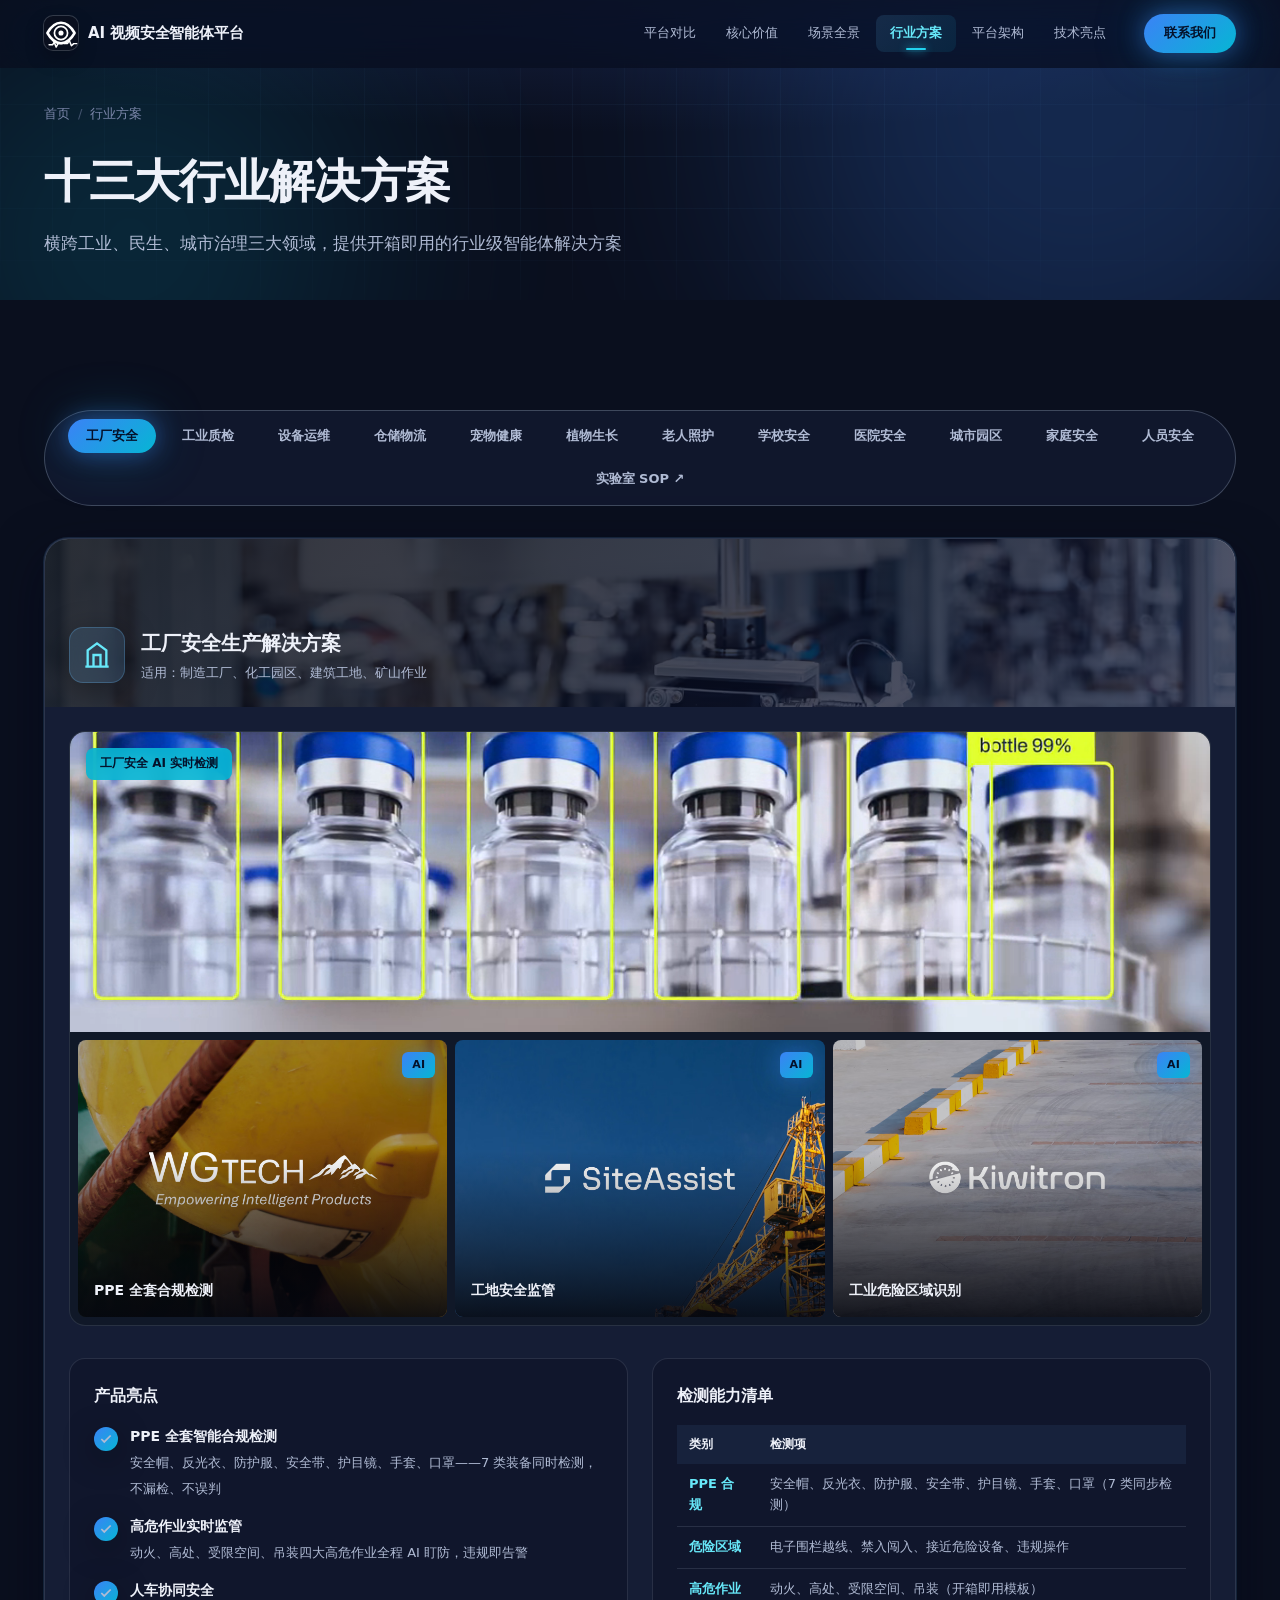
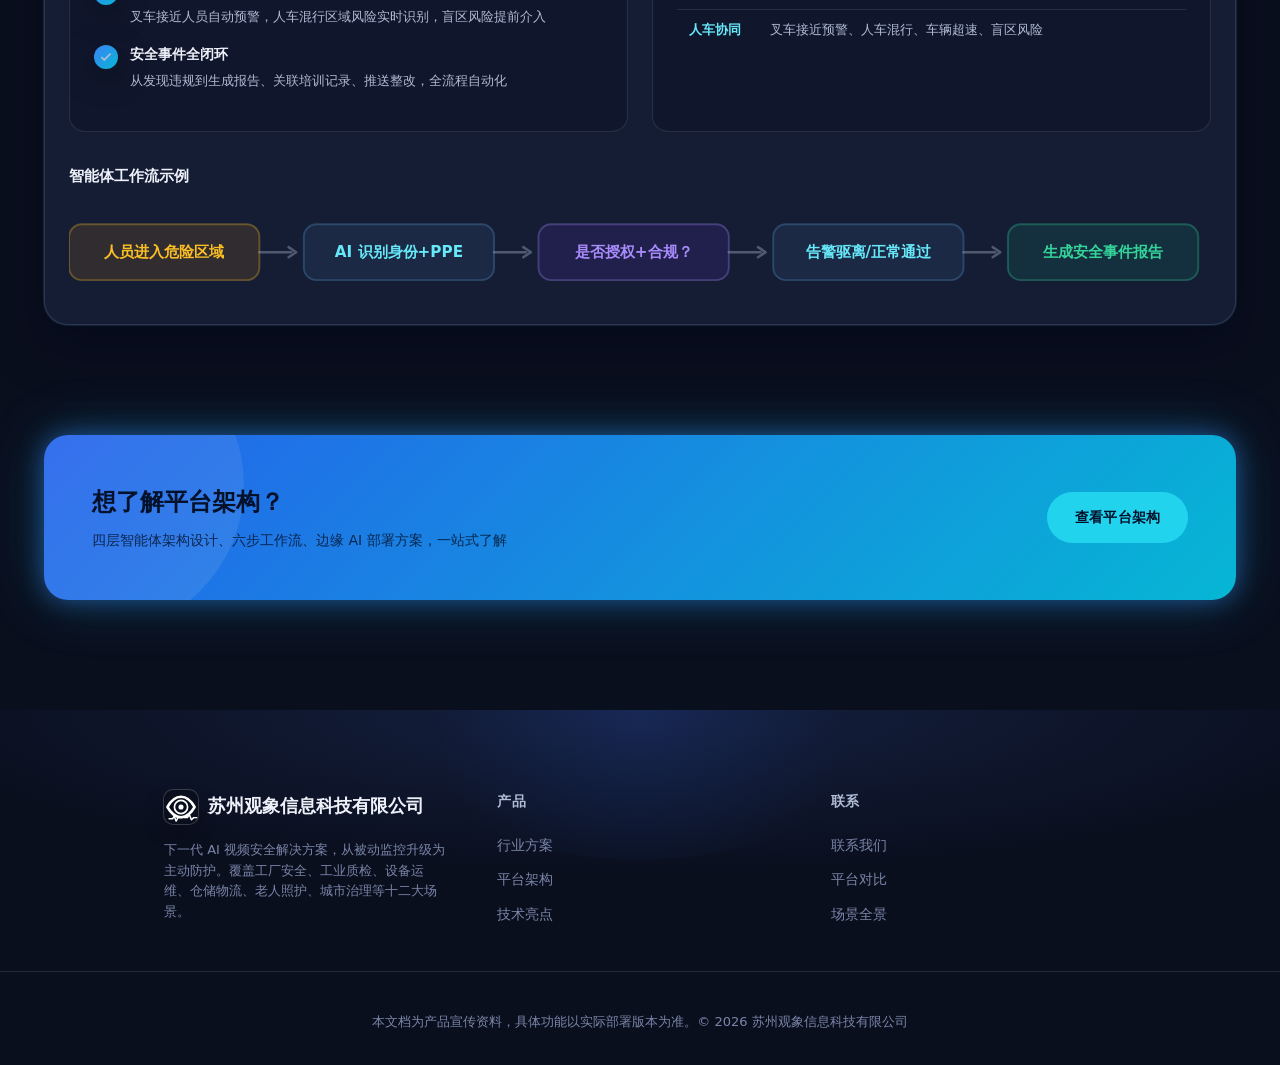
<file: pages/solutions.html>
<!DOCTYPE html>
<html lang="zh-CN">
<head>
<meta charset="UTF-8">
<meta name="viewport" content="width=device-width, initial-scale=1.0">
<title>行业方案 — AI 视频安全智能体平台</title>
<meta property="og:type" content="website">
<meta property="og:title" content="行业方案 — AI 视频安全智能体平台">
<meta property="og:description" content="苏州观象信息科技有限公司 AI 视频安全智能体平台的十三大行业方案，覆盖工业安全、质检、设备运维、仓储物流、民生和城市治理。">
<meta property="og:image" content="../assets/images/poster-hero.avif">
<meta name="twitter:card" content="summary_large_image">
<meta name="description" content="苏州观象信息科技有限公司 AI 视频安全智能体平台的十二大行业方案，覆盖工业安全、质检、设备运维、仓储物流、民生和城市治理。">
<meta name="robots" content="index,follow">
<link rel="stylesheet" href="../styles.css">
<link rel="icon" href="../assets/images/favicon.svg" type="image/svg+xml">
</head>
<body data-page="solutions">

<!-- ===== Navigation ===== -->
<nav class="nav">
  <div class="container nav-inner">
    <a href="../index.html" class="nav-logo">
      <span class="nav-logo-icon"><img src="../assets/images/logo-guangxiang-mark.svg" alt="观象" width="34" height="34"></span>
      AI 视频安全智能体平台
    </a>
    <ul class="nav-links">
      <li><a href="../index.html#compare" data-nav="compare" data-track="nav_compare">平台对比</a></li>
      <li><a href="../index.html#values" data-nav="values" data-track="nav_values">核心价值</a></li>
      <li><a href="../index.html#scenarios" data-nav="scenarios" data-track="nav_scenarios">场景全景</a></li>
      <li><a href="solutions.html" data-page="solutions" data-track="nav_solutions">行业方案</a></li>
      <li><a href="architecture.html" data-page="architecture" data-track="nav_architecture">平台架构</a></li>
      <li><a href="technology.html" data-page="technology" data-track="nav_technology">技术亮点</a></li>
    </ul>
    <a href="contact.html" class="nav-cta" data-track="nav_contact">联系我们</a>
    <button class="nav-toggle" aria-label="菜单"><span></span><span></span><span></span></button>
  </div>
  <div class="nav-mobile">
    <a href="../index.html#compare">平台对比</a><a href="../index.html#values">核心价值</a><a href="../index.html#scenarios">场景全景</a>
    <a href="solutions.html">行业方案</a><a href="architecture.html">平台架构</a><a href="technology.html">技术亮点</a>
    <a href="contact.html">联系我们</a>
  </div>
</nav>

<!-- ===== Page Hero ===== -->
<section class="page-hero">
  <div class="page-hero-bg">
    <div class="hero-mesh hero-mesh-1"></div>
    <div class="hero-mesh hero-mesh-2"></div>
    <div class="hero-grid-lines"></div>
  </div>
  <div class="container page-hero-content">
    <div class="breadcrumb"><a href="../index.html">首页</a><span class="sep">/</span><span>行业方案</span></div>
    <h1>十三大行业解决方案</h1>
    <p>横跨工业、民生、城市治理三大领域，提供开箱即用的行业级智能体解决方案</p>
  </div>
</section>

<!-- ===== Solutions ===== -->
<section class="section solutions" id="solutions">
  <div class="container">
    <div class="sol-tabs reveal" role="tablist" aria-label="行业方案">
      <button class="sol-tab active" type="button" role="tab" id="tab-factory" aria-controls="sol-factory" aria-selected="true" data-sol="factory">工厂安全</button>
      <button class="sol-tab" type="button" role="tab" id="tab-quality" aria-controls="sol-quality" aria-selected="false" data-sol="quality">工业质检</button>
      <button class="sol-tab" type="button" role="tab" id="tab-equipment" aria-controls="sol-equipment" aria-selected="false" data-sol="equipment">设备运维</button>
      <button class="sol-tab" type="button" role="tab" id="tab-warehouse" aria-controls="sol-warehouse" aria-selected="false" data-sol="warehouse">仓储物流</button>
      <button class="sol-tab" type="button" role="tab" id="tab-pet" aria-controls="sol-pet" aria-selected="false" data-sol="pet">宠物健康</button>
      <button class="sol-tab" type="button" role="tab" id="tab-plant" aria-controls="sol-plant" aria-selected="false" data-sol="plant">植物生长</button>
      <button class="sol-tab" type="button" role="tab" id="tab-elderly" aria-controls="sol-elderly" aria-selected="false" data-sol="elderly">老人照护</button>
      <button class="sol-tab" type="button" role="tab" id="tab-school" aria-controls="sol-school" aria-selected="false" data-sol="school">学校安全</button>
      <button class="sol-tab" type="button" role="tab" id="tab-hospital" aria-controls="sol-hospital" aria-selected="false" data-sol="hospital">医院安全</button>
      <button class="sol-tab" type="button" role="tab" id="tab-city" aria-controls="sol-city" aria-selected="false" data-sol="city">城市园区</button>
      <button class="sol-tab" type="button" role="tab" id="tab-home" aria-controls="sol-home" aria-selected="false" data-sol="home">家庭安全</button>
      <button class="sol-tab" type="button" role="tab" id="tab-personnel" aria-controls="sol-personnel" aria-selected="false" data-sol="personnel">人员安全</button>
      <a class="sol-tab" href="laboratory-sop.html" aria-label="查看实验室 SOP 智能监管方案">实验室 SOP ↗</a>
    </div>

    <!-- 1. Factory Safety -->
    <div class="sol-panel active" id="sol-factory" role="tabpanel" aria-labelledby="tab-factory" tabindex="-1">
      <div class="sol-panel-card">
        <div class="sol-panel-header"><div class="sol-panel-header-bg" style="background-image:url('../assets/images/factory-hero.avif')"></div><div class="sol-panel-header-content"><div class="sol-header"><div class="sol-icon"><svg viewBox="0 0 24 24" fill="none" stroke="currentColor" stroke-width="2"><path d="M2 22h20M4 22V8l8-6 8 6v14M9 22V12h6v10"/></svg></div><div><h3>工厂安全生产解决方案</h3><div class="sol-scope">适用：制造工厂、化工园区、建筑工地、矿山作业</div></div></div></div></div>
        <div class="sol-panel-body">
          <div class="sol-demo-video reveal">
            <span class="sol-demo-video-label">工厂安全 AI 实时检测</span>
            <video muted loop playsinline preload="none" poster="../assets/images/poster-manufacturing.avif" data-video-src="../assets/videos/manufacturing.webm" data-video-type="video/webm"></video>
            <div class="det-gallery">
              <div class="det-card"><img src="../assets/images/factory-ppe.avif" alt="PPE 合规检测" loading="lazy"><div class="det-card-overlay"><span class="det-card-label">PPE 全套合规检测</span></div><span class="det-card-badge">AI</span></div>
              <div class="det-card"><img src="../assets/images/factory-safety.avif" alt="工地安全监管" loading="lazy"><div class="det-card-overlay"><span class="det-card-label">工地安全监管</span></div><span class="det-card-badge">AI</span></div>
              <div class="det-card"><img src="../assets/images/factory-hazards.avif" alt="危险区域识别" loading="lazy"><div class="det-card-overlay"><span class="det-card-label">工业危险区域识别</span></div><span class="det-card-badge">AI</span></div>
            </div>
          </div>
          <div class="sol-content">
            <div class="sol-box">
              <h4>产品亮点</h4>
              <div class="sol-highlight"><span class="sol-highlight-bullet"><svg viewBox="0 0 24 24" fill="none" stroke="currentColor" stroke-width="3"><polyline points="20 6 9 17 4 12"/></svg></span><div><strong>PPE 全套智能合规检测</strong><span>安全帽、反光衣、防护服、安全带、护目镜、手套、口罩——7 类装备同时检测，不漏检、不误判</span></div></div>
              <div class="sol-highlight"><span class="sol-highlight-bullet"><svg viewBox="0 0 24 24" fill="none" stroke="currentColor" stroke-width="3"><polyline points="20 6 9 17 4 12"/></svg></span><div><strong>高危作业实时监管</strong><span>动火、高处、受限空间、吊装四大高危作业全程 AI 盯防，违规即告警</span></div></div>
              <div class="sol-highlight"><span class="sol-highlight-bullet"><svg viewBox="0 0 24 24" fill="none" stroke="currentColor" stroke-width="3"><polyline points="20 6 9 17 4 12"/></svg></span><div><strong>人车协同安全</strong><span>叉车接近人员自动预警，人车混行区域风险实时识别，盲区风险提前介入</span></div></div>
              <div class="sol-highlight"><span class="sol-highlight-bullet"><svg viewBox="0 0 24 24" fill="none" stroke="currentColor" stroke-width="3"><polyline points="20 6 9 17 4 12"/></svg></span><div><strong>安全事件全闭环</strong><span>从发现违规到生成报告、关联培训记录、推送整改，全流程自动化</span></div></div>
            </div>
            <div class="sol-box">
              <h4>检测能力清单</h4>
              <table class="sol-cap-table"><thead><tr><th>类别</th><th>检测项</th></tr></thead><tbody>
                <tr><td>PPE 合规</td><td>安全帽、反光衣、防护服、安全带、护目镜、手套、口罩（7 类同步检测）</td></tr>
                <tr><td>危险区域</td><td>电子围栏越线、禁入闯入、接近危险设备、违规操作</td></tr>
                <tr><td>高危作业</td><td>动火、高处、受限空间、吊装（开箱即用模板）</td></tr>
                <tr><td>人车协同</td><td>叉车接近预警、人车混行、车辆超速、盲区风险</td></tr>
              </tbody></table>
            </div>
          </div>
          <div class="sol-flow-wrap"><h4>智能体工作流示例</h4>
            <svg class="flow-svg" viewBox="0 0 900 76" xmlns="http://www.w3.org/2000/svg">
              <g class="flow-node"><rect x="0" y="16" width="150" height="44" rx="10" style="fill:rgba(245,158,11,.12);stroke:rgba(251,191,36,.3);stroke-width:1.5"/><text x="75" y="42" text-anchor="middle" style="font-size:12px;font-weight:600;fill:#fbbf24;font-family:inherit">人员进入危险区域</text></g>
              <path class="flow-line" d="M150 38 L175 38" style="stroke:var(--slate-300);stroke-width:2;fill:none;stroke-linecap:round"/><path d="M173 34 L179 38 L173 42" style="stroke:var(--slate-300);stroke-width:2;fill:none;stroke-linecap:round;stroke-linejoin:round"/>
              <g class="flow-node"><rect x="185" y="16" width="150" height="44" rx="10" style="fill:rgba(99,179,237,.08);stroke:rgba(99,179,237,.25);stroke-width:1.5"/><text x="260" y="42" text-anchor="middle" style="font-size:12px;font-weight:600;fill:var(--cyan-300);font-family:inherit">AI 识别身份+PPE</text></g>
              <path class="flow-line" d="M335 38 L360 38" style="stroke:var(--slate-300);stroke-width:2;fill:none;stroke-linecap:round"/><path d="M358 34 L364 38 L358 42" style="stroke:var(--slate-300);stroke-width:2;fill:none;stroke-linecap:round;stroke-linejoin:round"/>
              <g class="flow-node"><rect x="370" y="16" width="150" height="44" rx="10" style="fill:rgba(124,58,237,.12);stroke:rgba(167,139,250,.3);stroke-width:1.5"/><text x="445" y="42" text-anchor="middle" style="font-size:12px;font-weight:600;fill:var(--violet-400);font-family:inherit">是否授权+合规？</text></g>
              <path class="flow-line" d="M520 38 L545 38" style="stroke:var(--slate-300);stroke-width:2;fill:none;stroke-linecap:round"/><path d="M543 34 L549 38 L543 42" style="stroke:var(--slate-300);stroke-width:2;fill:none;stroke-linecap:round;stroke-linejoin:round"/>
              <g class="flow-node"><rect x="555" y="16" width="150" height="44" rx="10" style="fill:rgba(99,179,237,.08);stroke:rgba(99,179,237,.25);stroke-width:1.5"/><text x="630" y="42" text-anchor="middle" style="font-size:12px;font-weight:600;fill:var(--cyan-300);font-family:inherit">告警驱离/正常通过</text></g>
              <path class="flow-line" d="M705 38 L730 38" style="stroke:var(--slate-300);stroke-width:2;fill:none;stroke-linecap:round"/><path d="M728 34 L734 38 L728 42" style="stroke:var(--slate-300);stroke-width:2;fill:none;stroke-linecap:round;stroke-linejoin:round"/>
              <g class="flow-node"><rect x="740" y="16" width="150" height="44" rx="10" style="fill:rgba(16,185,129,.12);stroke:rgba(52,211,153,.3);stroke-width:1.5"/><text x="815" y="42" text-anchor="middle" style="font-size:12px;font-weight:600;fill:var(--emerald-400);font-family:inherit">生成安全事件报告</text></g>
            </svg>
          </div>
        </div>
      </div>
    </div>

    <!-- 2. Industrial Quality -->
    <div class="sol-panel" id="sol-quality" role="tabpanel" aria-labelledby="tab-quality" tabindex="-1">
      <div class="sol-panel-card">
        <div class="sol-panel-header"><div class="sol-panel-header-bg" style="background-image:url('../assets/images/quality-defect.avif')"></div><div class="sol-panel-header-content"><div class="sol-header"><div class="sol-icon"><svg viewBox="0 0 24 24" fill="none" stroke="currentColor" stroke-width="2"><path d="M9 11l3 3L22 4"/><path d="M21 12v7a2 2 0 0 1-2 2H5a2 2 0 0 1-2-2V5a2 2 0 0 1 2-2h11"/></svg></div><div><h3>工业质检解决方案</h3><div class="sol-scope">适用：制造业产线、食品加工、电子产品组装、包装检测</div></div></div></div></div>
        <div class="sol-panel-body">
          <div class="sol-demo-video reveal">
            <span class="sol-demo-video-label">工业质检 AI 检测</span>
            <video muted loop playsinline preload="none" poster="../assets/images/poster-manufacturing.avif" data-video-src="../assets/videos/manufacturing.webm" data-video-type="video/webm"></video>
            <div class="det-gallery">
              <div class="det-card"><img src="../assets/images/quality-pcb1.avif" alt="PCB 缺陷检测" loading="lazy"><div class="det-card-overlay"><span class="det-card-label">PCB 电路板缺陷检测</span></div><span class="det-card-badge">AI</span></div>
              <div class="det-card"><img src="../assets/images/quality-pcb2.avif" alt="密集铜层识别" loading="lazy"><div class="det-card-overlay"><span class="det-card-label">密集铜层缺陷识别</span></div><span class="det-card-badge">AI</span></div>
              <div class="det-card"><img src="../assets/images/quality-food.avif" alt="食品质量检测" loading="lazy"><div class="det-card-overlay"><span class="det-card-label">食品外观质量检测</span></div><span class="det-card-badge">AI</span></div>
              <div class="det-card"><img src="../assets/images/quality-defect.avif" alt="表面缺陷分类" loading="lazy"><div class="det-card-overlay"><span class="det-card-label">表面缺陷分类</span></div><span class="det-card-badge">AI</span></div>
            </div>
          </div>
          <div class="sol-content">
            <div class="sol-box">
              <h4>产品亮点</h4>
              <div class="sol-highlight"><span class="sol-highlight-bullet"><svg viewBox="0 0 24 24" fill="none" stroke="currentColor" stroke-width="3"><polyline points="20 6 9 17 4 12"/></svg></span><div><strong>全品类外观缺陷检测</strong><span>划痕、凹陷、色差、污渍、变形、缺件——6 大类缺陷同步识别，漏检率 &lt; 0.1%</span></div></div>
              <div class="sol-highlight"><span class="sol-highlight-bullet"><svg viewBox="0 0 24 24" fill="none" stroke="currentColor" stroke-width="3"><polyline points="20 6 9 17 4 12"/></svg></span><div><strong>装配完整性校验</strong><span>零件缺漏、错装、反装、螺丝缺失——基于视觉的装配质量实时验证</span></div></div>
              <div class="sol-highlight"><span class="sol-highlight-bullet"><svg viewBox="0 0 24 24" fill="none" stroke="currentColor" stroke-width="3"><polyline points="20 6 9 17 4 12"/></svg></span><div><strong>OCR 识别与条码校验</strong><span>标签文字、序列号、条码、二维码——自动读取并校验，零人工录入</span></div></div>
              <div class="sol-highlight"><span class="sol-highlight-bullet"><svg viewBox="0 0 24 24" fill="none" stroke="currentColor" stroke-width="3"><polyline points="20 6 9 17 4 12"/></svg></span><div><strong>实时质量数据闭环</strong><span>缺陷数据自动统计、趋势分析、根因追溯，驱动持续改进</span></div></div>
            </div>
            <div class="sol-box">
              <h4>检测能力清单</h4>
              <table class="sol-cap-table"><thead><tr><th>类别</th><th>检测项</th></tr></thead><tbody>
                <tr><td>外观检测</td><td>划痕、凹陷、色差、污渍、变形、缺件</td></tr>
                <tr><td>装配检测</td><td>零件缺漏、错装、反装、螺丝缺失、间隙异常</td></tr>
                <tr><td>包装检测</td><td>标签偏移、封口异常、填充不足、外箱破损</td></tr>
                <tr><td>OCR 识别</td><td>标签文字、序列号、条码、二维码自动读取校验</td></tr>
                <tr><td>尺寸/位置</td><td>关键尺寸测量、位置偏差、角度校验</td></tr>
              </tbody></table>
            </div>
          </div>
          <div class="sol-flow-wrap"><h4>智能体工作流示例</h4>
            <svg class="flow-svg" viewBox="0 0 900 76" xmlns="http://www.w3.org/2000/svg">
              <g class="flow-node"><rect x="0" y="16" width="150" height="44" rx="10" style="fill:rgba(245,158,11,.12);stroke:rgba(251,191,36,.3);stroke-width:1.5"/><text x="75" y="42" text-anchor="middle" style="font-size:12px;font-weight:600;fill:#fbbf24;font-family:inherit">产线产品到位</text></g>
              <path class="flow-line" d="M150 38 L175 38" style="stroke:var(--slate-300);stroke-width:2;fill:none;stroke-linecap:round"/><path d="M173 34 L179 38 L173 42" style="stroke:var(--slate-300);stroke-width:2;fill:none;stroke-linecap:round;stroke-linejoin:round"/>
              <g class="flow-node"><rect x="185" y="16" width="150" height="44" rx="10" style="fill:rgba(99,179,237,.08);stroke:rgba(99,179,237,.25);stroke-width:1.5"/><text x="260" y="42" text-anchor="middle" style="font-size:12px;font-weight:600;fill:var(--cyan-300);font-family:inherit">AI 拍照识别</text></g>
              <path class="flow-line" d="M335 38 L360 38" style="stroke:var(--slate-300);stroke-width:2;fill:none;stroke-linecap:round"/><path d="M358 34 L364 38 L358 42" style="stroke:var(--slate-300);stroke-width:2;fill:none;stroke-linecap:round;stroke-linejoin:round"/>
              <g class="flow-node"><rect x="370" y="16" width="150" height="44" rx="10" style="fill:rgba(124,58,237,.12);stroke:rgba(167,139,250,.3);stroke-width:1.5"/><text x="445" y="42" text-anchor="middle" style="font-size:12px;font-weight:600;fill:var(--violet-400);font-family:inherit">判定合格？</text></g>
              <path class="flow-line" d="M520 38 L545 38" style="stroke:var(--slate-300);stroke-width:2;fill:none;stroke-linecap:round"/><path d="M543 34 L549 38 L543 42" style="stroke:var(--slate-300);stroke-width:2;fill:none;stroke-linecap:round;stroke-linejoin:round"/>
              <g class="flow-node"><rect x="555" y="16" width="150" height="44" rx="10" style="fill:rgba(99,179,237,.08);stroke:rgba(99,179,237,.25);stroke-width:1.5"/><text x="630" y="42" text-anchor="middle" style="font-size:12px;font-weight:600;fill:var(--cyan-300);font-family:inherit">分拣/标记</text></g>
              <path class="flow-line" d="M705 38 L730 38" style="stroke:var(--slate-300);stroke-width:2;fill:none;stroke-linecap:round"/><path d="M728 34 L734 38 L728 42" style="stroke:var(--slate-300);stroke-width:2;fill:none;stroke-linecap:round;stroke-linejoin:round"/>
              <g class="flow-node"><rect x="740" y="16" width="150" height="44" rx="10" style="fill:rgba(16,185,129,.12);stroke:rgba(52,211,153,.3);stroke-width:1.5"/><text x="815" y="42" text-anchor="middle" style="font-size:12px;font-weight:600;fill:var(--emerald-400);font-family:inherit">质量数据入库</text></g>
            </svg>
          </div>
        </div>
      </div>
    </div>

    <!-- 3. Equipment -->
    <div class="sol-panel" id="sol-equipment" role="tabpanel" aria-labelledby="tab-equipment" tabindex="-1">
      <div class="sol-panel-card">
        <div class="sol-panel-header"><div class="sol-panel-header-bg" style="background-image:url('../assets/images/equipment-industrial.avif')"></div><div class="sol-panel-header-content"><div class="sol-header"><div class="sol-icon"><svg viewBox="0 0 24 24" fill="none" stroke="currentColor" stroke-width="2"><rect x="2" y="2" width="20" height="8" rx="2"/><rect x="2" y="14" width="20" height="8" rx="2"/><line x1="6" y1="6" x2="6.01" y2="6"/><line x1="6" y1="18" x2="6.01" y2="18"/></svg></div><div><h3>设备运维解决方案</h3><div class="sol-scope">适用：工厂设备管理、数据中心运维、能源行业、化工设备</div></div></div></div></div>
        <div class="sol-panel-body">
          <div class="sol-demo-video reveal">
            <span class="sol-demo-video-label">设备运维能力展示</span>
            <div class="sol-static-showcase"><img src="../assets/images/equipment-industrial.avif" alt="工业设备异常监测" loading="lazy"></div>
            <div class="sol-capability-grid">
              <div class="sol-capability-card"><strong>视觉异常</strong>冒烟、明火、漏液</div>
              <div class="sol-capability-card"><strong>IoT 联动</strong>温度、振动、压力</div>
              <div class="sol-capability-card"><strong>预测维护</strong>趋势与工单闭环</div>
            </div>
          </div>
          <div class="sol-content">
            <div class="sol-box">
              <h4>产品亮点</h4>
              <div class="sol-highlight"><span class="sol-highlight-bullet"><svg viewBox="0 0 24 24" fill="none" stroke="currentColor" stroke-width="3"><polyline points="20 6 9 17 4 12"/></svg></span><div><strong>视频 + IoT 多模态融合</strong><span>摄像头看到漏液，同时调取温度和振动传感器数据，交叉验证后再判断——误报率降低 80%+</span></div></div>
              <div class="sol-highlight"><span class="sol-highlight-bullet"><svg viewBox="0 0 24 24" fill="none" stroke="currentColor" stroke-width="3"><polyline points="20 6 9 17 4 12"/></svg></span><div><strong>预测性维护</strong><span>根据多维度异常趋势提前生成维护工单，减少非计划停机</span></div></div>
              <div class="sol-highlight"><span class="sol-highlight-bullet"><svg viewBox="0 0 24 24" fill="none" stroke="currentColor" stroke-width="3"><polyline points="20 6 9 17 4 12"/></svg></span><div><strong>自动巡检</strong><span>摄像头/巡检机器人按预设路线自动巡检，视觉确认设备状态，自动生成点检记录</span></div></div>
              <div class="sol-highlight"><span class="sol-highlight-bullet"><svg viewBox="0 0 24 24" fill="none" stroke="currentColor" stroke-width="3"><polyline points="20 6 9 17 4 12"/></svg></span><div><strong>闭环验证</strong><span>工单派发 → 维修执行 → 修复后重新视觉检测确认——确保问题真正解决</span></div></div>
            </div>
            <div class="sol-box">
              <h4>检测能力清单</h4>
              <table class="sol-cap-table"><thead><tr><th>类别</th><th>检测项</th></tr></thead><tbody>
                <tr><td>视觉异常</td><td>冒烟、明火、漏液、异常灯光、异物附着、防护罩缺失</td></tr>
                <tr><td>IoT 联动</td><td>温度异常、振动异常、压力异常、电流/电压异常、气体泄漏</td></tr>
                <tr><td>运维场景</td><td>自动巡检、设备状态识别、环境监测、点检表数字化</td></tr>
              </tbody></table>
            </div>
          </div>
          <div class="sol-flow-wrap"><h4>智能体工作流示例</h4>
            <svg class="flow-svg" viewBox="0 0 900 76" xmlns="http://www.w3.org/2000/svg">
              <g class="flow-node"><rect x="0" y="16" width="150" height="44" rx="10" style="fill:rgba(245,158,11,.12);stroke:rgba(251,191,36,.3);stroke-width:1.5"/><text x="75" y="42" text-anchor="middle" style="font-size:12px;font-weight:600;fill:#fbbf24;font-family:inherit">检测到设备漏液</text></g>
              <path class="flow-line" d="M150 38 L175 38" style="stroke:var(--slate-300);stroke-width:2;fill:none;stroke-linecap:round"/><path d="M173 34 L179 38 L173 42" style="stroke:var(--slate-300);stroke-width:2;fill:none;stroke-linecap:round;stroke-linejoin:round"/>
              <g class="flow-node"><rect x="185" y="16" width="150" height="44" rx="10" style="fill:rgba(99,179,237,.08);stroke:rgba(99,179,237,.25);stroke-width:1.5"/><text x="260" y="42" text-anchor="middle" style="font-size:12px;font-weight:600;fill:var(--cyan-300);font-family:inherit">调取IoT传感器</text></g>
              <path class="flow-line" d="M335 38 L360 38" style="stroke:var(--slate-300);stroke-width:2;fill:none;stroke-linecap:round"/><path d="M358 34 L364 38 L358 42" style="stroke:var(--slate-300);stroke-width:2;fill:none;stroke-linecap:round;stroke-linejoin:round"/>
              <g class="flow-node"><rect x="370" y="16" width="150" height="44" rx="10" style="fill:rgba(124,58,237,.12);stroke:rgba(167,139,250,.3);stroke-width:1.5"/><text x="445" y="42" text-anchor="middle" style="font-size:12px;font-weight:600;fill:var(--violet-400);font-family:inherit">交叉验证判断</text></g>
              <path class="flow-line" d="M520 38 L545 38" style="stroke:var(--slate-300);stroke-width:2;fill:none;stroke-linecap:round"/><path d="M543 34 L549 38 L543 42" style="stroke:var(--slate-300);stroke-width:2;fill:none;stroke-linecap:round;stroke-linejoin:round"/>
              <g class="flow-node"><rect x="555" y="16" width="150" height="44" rx="10" style="fill:rgba(99,179,237,.08);stroke:rgba(99,179,237,.25);stroke-width:1.5"/><text x="630" y="42" text-anchor="middle" style="font-size:12px;font-weight:600;fill:var(--cyan-300);font-family:inherit">生成维护工单</text></g>
              <path class="flow-line" d="M705 38 L730 38" style="stroke:var(--slate-300);stroke-width:2;fill:none;stroke-linecap:round"/><path d="M728 34 L734 38 L728 42" style="stroke:var(--slate-300);stroke-width:2;fill:none;stroke-linecap:round;stroke-linejoin:round"/>
              <g class="flow-node"><rect x="740" y="16" width="150" height="44" rx="10" style="fill:rgba(16,185,129,.12);stroke:rgba(52,211,153,.3);stroke-width:1.5"/><text x="815" y="42" text-anchor="middle" style="font-size:12px;font-weight:600;fill:var(--emerald-400);font-family:inherit">闭环验证</text></g>
            </svg>
          </div>
        </div>
      </div>
    </div>

    <!-- 4. Warehouse -->
    <div class="sol-panel" id="sol-warehouse" role="tabpanel" aria-labelledby="tab-warehouse" tabindex="-1">
      <div class="sol-panel-card">
        <div class="sol-panel-header"><div class="sol-panel-header-bg" style="background-image:url('../assets/images/warehouse-hero.avif')"></div><div class="sol-panel-header-content"><div class="sol-header"><div class="sol-icon"><svg viewBox="0 0 24 24" fill="none" stroke="currentColor" stroke-width="2"><path d="M21 16V8a2 2 0 0 0-1-1.73l-7-4a2 2 0 0 0-2 0l-7 4A2 2 0 0 0 3 8v8a2 2 0 0 0 1 1.73l7 4a2 2 0 0 0 2 0l7-4A2 2 0 0 0 21 16z"/><line x1="3.27" y1="6.96" x2="12" y2="12.01"/><line x1="12" y1="22.08" x2="12" y2="12"/></svg></div><div><h3>仓储物流解决方案</h3><div class="sol-scope">适用：仓库管理、物流分拨中心、制造仓储、冷链仓储</div></div></div></div></div>
        <div class="sol-panel-body">
          <div class="sol-demo-video reveal">
            <span class="sol-demo-video-label">仓储物流 AI 检测</span>
            <video muted loop playsinline preload="none" poster="../assets/images/poster-logistics.avif" data-video-src="../assets/videos/logistics.webm" data-video-type="video/webm"></video>
            <div class="det-gallery">
              <div class="det-card"><img src="../assets/images/warehouse-pallets.avif" alt="托盘货物管理" loading="lazy"><div class="det-card-overlay"><span class="det-card-label">托盘货物管理</span></div><span class="det-card-badge">AI</span></div>
              <div class="det-card"><img src="../assets/images/warehouse-tracking.avif" alt="货位追踪" loading="lazy"><div class="det-card-overlay"><span class="det-card-label">货位追踪</span></div><span class="det-card-badge">AI</span></div>
              <div class="det-card"><img src="../assets/images/warehouse-hero.avif" alt="仓库安全监控" loading="lazy"><div class="det-card-overlay"><span class="det-card-label">仓库安全监控</span></div><span class="det-card-badge">AI</span></div>
            </div>
          </div>
          <div class="sol-content">
            <div class="sol-box">
              <h4>产品亮点</h4>
              <div class="sol-highlight"><span class="sol-highlight-bullet"><svg viewBox="0 0 24 24" fill="none" stroke="currentColor" stroke-width="3"><polyline points="20 6 9 17 4 12"/></svg></span><div><strong>视频 + WMS 双系统联动</strong><span>摄像头发现货物位置异常，自动查询仓储管理系统核对正确库位，判断是否错放</span></div></div>
              <div class="sol-highlight"><span class="sol-highlight-bullet"><svg viewBox="0 0 24 24" fill="none" stroke="currentColor" stroke-width="3"><polyline points="20 6 9 17 4 12"/></svg></span><div><strong>叉车安全全维度管控</strong><span>超速、违规载人、进入禁区、接近人员、货物超高/倾斜，一键开启全部叉车安全规则</span></div></div>
              <div class="sol-highlight"><span class="sol-highlight-bullet"><svg viewBox="0 0 24 24" fill="none" stroke="currentColor" stroke-width="3"><polyline points="20 6 9 17 4 12"/></svg></span><div><strong>货架与通道实时监控</strong><span>货架倾斜/超载预警、通道堵塞/消防通道占用自动发现，避免安全隐患积累</span></div></div>
              <div class="sol-highlight"><span class="sol-highlight-bullet"><svg viewBox="0 0 24 24" fill="none" stroke="currentColor" stroke-width="3"><polyline points="20 6 9 17 4 12"/></svg></span><div><strong>异常处理全闭环</strong><span>发现异常 → 创建事件 → 通知管理员 → 生成工单 → 跟踪整改</span></div></div>
            </div>
            <div class="sol-box">
              <h4>检测能力清单</h4>
              <table class="sol-cap-table"><thead><tr><th>类别</th><th>检测项</th></tr></thead><tbody>
                <tr><td>仓库安全</td><td>人员闯入、货物倒塌/堆放异常、货架倾斜/超载、通道堵塞</td></tr>
                <tr><td>叉车安全</td><td>超速、违规载人、进入禁区、接近人员、人车混行、货物超高</td></tr>
                <tr><td>系统联动</td><td>WMS 库位核对、异常事件创建、工单生成与跟踪</td></tr>
              </tbody></table>
            </div>
          </div>
          <div class="sol-flow-wrap"><h4>智能体工作流示例</h4>
            <svg class="flow-svg" viewBox="0 0 900 76" xmlns="http://www.w3.org/2000/svg">
              <g class="flow-node"><rect x="0" y="16" width="150" height="44" rx="10" style="fill:rgba(245,158,11,.12);stroke:rgba(251,191,36,.3);stroke-width:1.5"/><text x="75" y="42" text-anchor="middle" style="font-size:12px;font-weight:600;fill:#fbbf24;font-family:inherit">货物位置异常</text></g>
              <path class="flow-line" d="M150 38 L175 38" style="stroke:var(--slate-300);stroke-width:2;fill:none;stroke-linecap:round"/><path d="M173 34 L179 38 L173 42" style="stroke:var(--slate-300);stroke-width:2;fill:none;stroke-linecap:round;stroke-linejoin:round"/>
              <g class="flow-node"><rect x="185" y="16" width="150" height="44" rx="10" style="fill:rgba(99,179,237,.08);stroke:rgba(99,179,237,.25);stroke-width:1.5"/><text x="260" y="42" text-anchor="middle" style="font-size:12px;font-weight:600;fill:var(--cyan-300);font-family:inherit">查询WMS库位</text></g>
              <path class="flow-line" d="M335 38 L360 38" style="stroke:var(--slate-300);stroke-width:2;fill:none;stroke-linecap:round"/><path d="M358 34 L364 38 L358 42" style="stroke:var(--slate-300);stroke-width:2;fill:none;stroke-linecap:round;stroke-linejoin:round"/>
              <g class="flow-node"><rect x="370" y="16" width="150" height="44" rx="10" style="fill:rgba(124,58,237,.12);stroke:rgba(167,139,250,.3);stroke-width:1.5"/><text x="445" y="42" text-anchor="middle" style="font-size:12px;font-weight:600;fill:var(--violet-400);font-family:inherit">是否错放？</text></g>
              <path class="flow-line" d="M520 38 L545 38" style="stroke:var(--slate-300);stroke-width:2;fill:none;stroke-linecap:round"/><path d="M543 34 L549 38 L543 42" style="stroke:var(--slate-300);stroke-width:2;fill:none;stroke-linecap:round;stroke-linejoin:round"/>
              <g class="flow-node"><rect x="555" y="16" width="150" height="44" rx="10" style="fill:rgba(99,179,237,.08);stroke:rgba(99,179,237,.25);stroke-width:1.5"/><text x="630" y="42" text-anchor="middle" style="font-size:12px;font-weight:600;fill:var(--cyan-300);font-family:inherit">创建异常事件</text></g>
              <path class="flow-line" d="M705 38 L730 38" style="stroke:var(--slate-300);stroke-width:2;fill:none;stroke-linecap:round"/><path d="M728 34 L734 38 L728 42" style="stroke:var(--slate-300);stroke-width:2;fill:none;stroke-linecap:round;stroke-linejoin:round"/>
              <g class="flow-node"><rect x="740" y="16" width="150" height="44" rx="10" style="fill:rgba(16,185,129,.12);stroke:rgba(52,211,153,.3);stroke-width:1.5"/><text x="815" y="42" text-anchor="middle" style="font-size:12px;font-weight:600;fill:var(--emerald-400);font-family:inherit">跟踪整改</text></g>
            </svg>
          </div>
        </div>
      </div>
    </div>

    <!-- 5. Pet -->
    <div class="sol-panel" id="sol-pet" role="tabpanel" aria-labelledby="tab-pet" tabindex="-1">
      <div class="sol-panel-card">
        <div class="sol-panel-header"><div class="sol-panel-header-bg" style="background-image:url('../assets/images/pet-hero.jpg')"></div><div class="sol-panel-header-content"><div class="sol-header"><div class="sol-icon"><svg viewBox="0 0 24 24" fill="none" stroke="currentColor" stroke-width="2"><circle cx="11" cy="4" r="2"/><circle cx="18" cy="8" r="2"/><circle cx="4" cy="8" r="2"/><circle cx="11" cy="12" r="2"/><path d="M8 20l3-6 3 6"/></svg></div><div><h3>宠物健康智能体解决方案</h3><div class="sol-scope">适用：家庭宠物看护、宠物店/宠物医院、养殖场</div></div></div></div></div>
        <div class="sol-panel-body">
          <div class="sol-demo-video reveal">
            <span class="sol-demo-video-label">宠物健康 AI 监测</span>
            <video muted loop playsinline preload="none" poster="../assets/images/pet-poster.jpg" data-video-src="../assets/videos/pet.mp4" data-video-type="video/mp4"></video>
            <div class="det-gallery">
              <div class="det-card"><img src="../assets/images/pet-hero.avif" alt="宠物健康场景" loading="lazy"><div class="det-card-overlay"><span class="det-card-label">宠物健康场景</span></div><span class="det-card-badge">AI</span></div>
              <div class="det-card"><img src="../assets/images/pet-poster.jpg" alt="宠物行为监测" loading="lazy"><div class="det-card-overlay"><span class="det-card-label">宠物行为监测</span></div><span class="det-card-badge">AI</span></div>
              <div class="det-card"><img src="../assets/images/pet-det1.jpg" alt="宠物状态评估" loading="lazy"><div class="det-card-overlay"><span class="det-card-label">宠物状态评估</span></div><span class="det-card-badge">AI</span></div>
            </div>
          </div>
          <div class="sol-content">
            <div class="sol-box">
              <h4>产品亮点</h4>
              <div class="sol-highlight"><span class="sol-highlight-bullet"><svg viewBox="0 0 24 24" fill="none" stroke="currentColor" stroke-width="3"><polyline points="20 6 9 17 4 12"/></svg></span><div><strong>从"看宠物"升级为"懂宠物"</strong><span>建立个体行为基线，发现活动量、饮食、行为的异常偏离</span></div></div>
              <div class="sol-highlight"><span class="sol-highlight-bullet"><svg viewBox="0 0 24 24" fill="none" stroke="currentColor" stroke-width="3"><polyline points="20 6 9 17 4 12"/></svg></span><div><strong>多维度关联健康分析</strong><span>活动量下降 + 进食减少 + 频繁抓挠 → AI 判断健康异常风险 → 通知主人</span></div></div>
              <div class="sol-highlight"><span class="sol-highlight-bullet"><svg viewBox="0 0 24 24" fill="none" stroke="currentColor" stroke-width="3"><polyline points="20 6 9 17 4 12"/></svg></span><div><strong>健康周报自动生成</strong><span>每周自动生成宠物行为与健康趋势报告，让主人一目了然</span></div></div>
              <div class="sol-highlight"><span class="sol-highlight-bullet"><svg viewBox="0 0 24 24" fill="none" stroke="currentColor" stroke-width="3"><polyline points="20 6 9 17 4 12"/></svg></span><div><strong>异常实时推送</strong><span>打架、持续吠叫、异常奔跑、长时间静止等紧急事件秒级推送</span></div></div>
            </div>
            <div class="sol-box">
              <h4>监测能力清单</h4>
              <table class="sol-cap-table"><thead><tr><th>类别</th><th>监测项</th></tr></thead><tbody>
                <tr><td>行为监测</td><td>狂躁、打架、撕咬、异常攻击、持续吠叫、异常奔跑、长时间静止</td></tr>
                <tr><td>饮食饮水</td><td>进食次数/量变化、长时间不进食、饮水量变化、异常暴饮</td></tr>
                <tr><td>身体状态</td><td>掉毛/局部脱毛、皮肤异常、抓挠频繁、步态异常、呕吐、排泄异常</td></tr>
              </tbody></table>
            </div>
          </div>
          <div class="sol-flow-wrap"><h4>智能体工作流示例</h4>
            <svg class="flow-svg" viewBox="0 0 900 76" xmlns="http://www.w3.org/2000/svg">
              <g class="flow-node"><rect x="0" y="16" width="150" height="44" rx="10" style="fill:rgba(245,158,11,.12);stroke:rgba(251,191,36,.3);stroke-width:1.5"/><text x="75" y="42" text-anchor="middle" style="font-size:12px;font-weight:600;fill:#fbbf24;font-family:inherit">活动量下降35%</text></g>
              <path class="flow-line" d="M150 38 L175 38" style="stroke:var(--slate-300);stroke-width:2;fill:none;stroke-linecap:round"/><path d="M173 34 L179 38 L173 42" style="stroke:var(--slate-300);stroke-width:2;fill:none;stroke-linecap:round;stroke-linejoin:round"/>
              <g class="flow-node"><rect x="185" y="16" width="150" height="44" rx="10" style="fill:rgba(99,179,237,.08);stroke:rgba(99,179,237,.25);stroke-width:1.5"/><text x="260" y="42" text-anchor="middle" style="font-size:12px;font-weight:600;fill:var(--cyan-300);font-family:inherit">进食同步下降</text></g>
              <path class="flow-line" d="M335 38 L360 38" style="stroke:var(--slate-300);stroke-width:2;fill:none;stroke-linecap:round"/><path d="M358 34 L364 38 L358 42" style="stroke:var(--slate-300);stroke-width:2;fill:none;stroke-linecap:round;stroke-linejoin:round"/>
              <g class="flow-node"><rect x="370" y="16" width="150" height="44" rx="10" style="fill:rgba(124,58,237,.12);stroke:rgba(167,139,250,.3);stroke-width:1.5"/><text x="445" y="42" text-anchor="middle" style="font-size:12px;font-weight:600;fill:var(--violet-400);font-family:inherit">AI多维度关联</text></g>
              <path class="flow-line" d="M520 38 L545 38" style="stroke:var(--slate-300);stroke-width:2;fill:none;stroke-linecap:round"/><path d="M543 34 L549 38 L543 42" style="stroke:var(--slate-300);stroke-width:2;fill:none;stroke-linecap:round;stroke-linejoin:round"/>
              <g class="flow-node"><rect x="555" y="16" width="150" height="44" rx="10" style="fill:rgba(99,179,237,.08);stroke:rgba(99,179,237,.25);stroke-width:1.5"/><text x="630" y="42" text-anchor="middle" style="font-size:12px;font-weight:600;fill:var(--cyan-300);font-family:inherit">通知主人</text></g>
              <path class="flow-line" d="M705 38 L730 38" style="stroke:var(--slate-300);stroke-width:2;fill:none;stroke-linecap:round"/><path d="M728 34 L734 38 L728 42" style="stroke:var(--slate-300);stroke-width:2;fill:none;stroke-linecap:round;stroke-linejoin:round"/>
              <g class="flow-node"><rect x="740" y="16" width="150" height="44" rx="10" style="fill:rgba(16,185,129,.12);stroke:rgba(52,211,153,.3);stroke-width:1.5"/><text x="815" y="42" text-anchor="middle" style="font-size:12px;font-weight:600;fill:var(--emerald-400);font-family:inherit">生成健康周报</text></g>
            </svg>
          </div>
        </div>
      </div>
    </div>

    <!-- 6. Plant -->
    <div class="sol-panel" id="sol-plant" role="tabpanel" aria-labelledby="tab-plant" tabindex="-1">
      <div class="sol-panel-card">
        <div class="sol-panel-header"><div class="sol-panel-header-bg" style="background-image:url('../assets/images/plant-hero.avif')"></div><div class="sol-panel-header-content"><div class="sol-header"><div class="sol-icon"><svg viewBox="0 0 24 24" fill="none" stroke="currentColor" stroke-width="2"><path d="M12 2v6m0 0c-2 0-4 2-4 4s2 4 4 4 4-2 4-4-2-4-4-4z"/><path d="M6 22V12M18 22V12"/></svg></div><div><h3>植物生长智能体解决方案</h3><div class="sol-scope">适用：现代农业大棚、园艺种植、家庭花园、植物工厂</div></div></div></div></div>
        <div class="sol-panel-body">
          <div class="sol-demo-video reveal">
            <span class="sol-demo-video-label">植物生长 AI 监测</span>
            <video muted loop playsinline preload="none" poster="../assets/images/poster-agriculture.avif" data-video-src="../assets/videos/agriculture.webm" data-video-type="video/webm"></video>
            <div class="det-gallery">
              <div class="det-card"><img src="../assets/images/plant-wheat1.avif" alt="作物生长监测" loading="lazy"><div class="det-card-overlay"><span class="det-card-label">作物生长监测</span></div><span class="det-card-badge">AI</span></div>
              <div class="det-card"><img src="../assets/images/plant-wheat2.avif" alt="病虫害识别" loading="lazy"><div class="det-card-overlay"><span class="det-card-label">病虫害识别</span></div><span class="det-card-badge">AI</span></div>
              <div class="det-card"><img src="../assets/images/plant-pest.avif" alt="环境数据融合" loading="lazy"><div class="det-card-overlay"><span class="det-card-label">环境数据融合</span></div><span class="det-card-badge">AI</span></div>
            </div>
          </div>
          <div class="sol-content">
            <div class="sol-box">
              <h4>产品亮点</h4>
              <div class="sol-highlight"><span class="sol-highlight-bullet"><svg viewBox="0 0 24 24" fill="none" stroke="currentColor" stroke-width="3"><polyline points="20 6 9 17 4 12"/></svg></span><div><strong>视频 + 环境传感器闭环</strong><span>摄像头看到叶片萎蔫，自动读取土壤湿度、光照数据，AI 综合判断后自动启动灌溉</span></div></div>
              <div class="sol-highlight"><span class="sol-highlight-bullet"><svg viewBox="0 0 24 24" fill="none" stroke="currentColor" stroke-width="3"><polyline points="20 6 9 17 4 12"/></svg></span><div><strong>病虫害早期预警</strong><span>叶斑病、白粉病、真菌感染、虫害——在肉眼还难以察觉时提前发现</span></div></div>
              <div class="sol-highlight"><span class="sol-highlight-bullet"><svg viewBox="0 0 24 24" fill="none" stroke="currentColor" stroke-width="3"><polyline points="20 6 9 17 4 12"/></svg></span><div><strong>农事建议智能化</strong><span>不只是发现问题，更给出具体建议：是否需要浇水、施肥、修剪</span></div></div>
              <div class="sol-highlight"><span class="sol-highlight-bullet"><svg viewBox="0 0 24 24" fill="none" stroke="currentColor" stroke-width="3"><polyline points="20 6 9 17 4 12"/></svg></span><div><strong>自动执行 + 闭环验证</strong><span>联动灌溉/施肥设备自动执行，执行后视觉复检确认效果，持续优化策略</span></div></div>
            </div>
            <div class="sol-box">
              <h4>监测能力清单</h4>
              <table class="sol-cap-table"><thead><tr><th>类别</th><th>监测项</th></tr></thead><tbody>
                <tr><td>环境监测</td><td>光照不足/过强、温度异常、湿度异常、土壤湿度不足、CO₂ 异常</td></tr>
                <tr><td>营养监测</td><td>缺氮/磷/钾/铁、营养不良</td></tr>
                <tr><td>生长状态</td><td>生长缓慢、徒长、叶片异常、黄叶/枯叶/萎蔫、枝叶过密</td></tr>
                <tr><td>病虫害</td><td>虫害、真菌感染、叶斑病、白粉病、根部异常</td></tr>
              </tbody></table>
            </div>
          </div>
          <div class="sol-flow-wrap"><h4>智能体工作流示例</h4>
            <svg class="flow-svg" viewBox="0 0 900 76" xmlns="http://www.w3.org/2000/svg">
              <g class="flow-node"><rect x="0" y="16" width="150" height="44" rx="10" style="fill:rgba(245,158,11,.12);stroke:rgba(251,191,36,.3);stroke-width:1.5"/><text x="75" y="42" text-anchor="middle" style="font-size:12px;font-weight:600;fill:#fbbf24;font-family:inherit">叶片萎蔫</text></g>
              <path class="flow-line" d="M150 38 L175 38" style="stroke:var(--slate-300);stroke-width:2;fill:none;stroke-linecap:round"/><path d="M173 34 L179 38 L173 42" style="stroke:var(--slate-300);stroke-width:2;fill:none;stroke-linecap:round;stroke-linejoin:round"/>
              <g class="flow-node"><rect x="185" y="16" width="150" height="44" rx="10" style="fill:rgba(99,179,237,.08);stroke:rgba(99,179,237,.25);stroke-width:1.5"/><text x="260" y="42" text-anchor="middle" style="font-size:12px;font-weight:600;fill:var(--cyan-300);font-family:inherit">读取传感器</text></g>
              <path class="flow-line" d="M335 38 L360 38" style="stroke:var(--slate-300);stroke-width:2;fill:none;stroke-linecap:round"/><path d="M358 34 L364 38 L358 42" style="stroke:var(--slate-300);stroke-width:2;fill:none;stroke-linecap:round;stroke-linejoin:round"/>
              <g class="flow-node"><rect x="370" y="16" width="150" height="44" rx="10" style="fill:rgba(124,58,237,.12);stroke:rgba(167,139,250,.3);stroke-width:1.5"/><text x="445" y="42" text-anchor="middle" style="font-size:12px;font-weight:600;fill:var(--violet-400);font-family:inherit">AI综合判断</text></g>
              <path class="flow-line" d="M520 38 L545 38" style="stroke:var(--slate-300);stroke-width:2;fill:none;stroke-linecap:round"/><path d="M543 34 L549 38 L543 42" style="stroke:var(--slate-300);stroke-width:2;fill:none;stroke-linecap:round;stroke-linejoin:round"/>
              <g class="flow-node"><rect x="555" y="16" width="150" height="44" rx="10" style="fill:rgba(99,179,237,.08);stroke:rgba(99,179,237,.25);stroke-width:1.5"/><text x="630" y="42" text-anchor="middle" style="font-size:12px;font-weight:600;fill:var(--cyan-300);font-family:inherit">自动灌溉</text></g>
              <path class="flow-line" d="M705 38 L730 38" style="stroke:var(--slate-300);stroke-width:2;fill:none;stroke-linecap:round"/><path d="M728 34 L734 38 L728 42" style="stroke:var(--slate-300);stroke-width:2;fill:none;stroke-linecap:round;stroke-linejoin:round"/>
              <g class="flow-node"><rect x="740" y="16" width="150" height="44" rx="10" style="fill:rgba(16,185,129,.12);stroke:rgba(52,211,153,.3);stroke-width:1.5"/><text x="815" y="42" text-anchor="middle" style="font-size:12px;font-weight:600;fill:var(--emerald-400);font-family:inherit">视觉复检确认</text></g>
            </svg>
          </div>
        </div>
      </div>
    </div>

    <!-- 7. Elderly -->
    <div class="sol-panel" id="sol-elderly" role="tabpanel" aria-labelledby="tab-elderly" tabindex="-1">
      <div class="sol-panel-card">
        <div class="sol-panel-header"><div class="sol-panel-header-bg" style="background-image:url('../assets/images/elderly-hero.avif')"></div><div class="sol-panel-header-content"><div class="sol-header"><div class="sol-icon"><svg viewBox="0 0 24 24" fill="none" stroke="currentColor" stroke-width="2"><path d="M20 21v-2a4 4 0 0 0-4-4H8a4 4 0 0 0-4 4v2"/><circle cx="12" cy="7" r="4"/></svg></div><div><h3>老人照护智能体解决方案</h3><div class="sol-scope">适用：居家养老、养老院/护理机构、社区养老、独居老人看护</div></div></div></div></div>
        <div class="sol-panel-body">
          <div class="sol-demo-video reveal">
            <span class="sol-demo-video-label">老人照护 AI 监测</span>
            <video muted loop playsinline preload="none" poster="../assets/images/poster-healthcare.avif" data-video-src="../assets/videos/healthcare.webm" data-video-type="video/webm"></video>
            <div class="det-gallery">
              <div class="det-card"><img src="../assets/images/elderly-care.avif" alt="跌倒检测" loading="lazy"><div class="det-card-overlay"><span class="det-card-label">跌倒检测与告警</span></div><span class="det-card-badge">AI</span></div>
              <div class="det-card"><img src="../assets/images/elderly-hero.avif" alt="日常行为监测" loading="lazy"><div class="det-card-overlay"><span class="det-card-label">日常行为监测</span></div><span class="det-card-badge">AI</span></div>
              <div class="det-card"><img src="../assets/images/hospital-brain1.avif" alt="健康趋势分析" loading="lazy"><div class="det-card-overlay"><span class="det-card-label">健康趋势分析</span></div><span class="det-card-badge">AI</span></div>
            </div>
          </div>
          <div class="sol-content">
            <div class="sol-box">
              <h4>产品亮点</h4>
              <div class="sol-highlight"><span class="sol-highlight-bullet"><svg viewBox="0 0 24 24" fill="none" stroke="currentColor" stroke-width="3"><polyline points="20 6 9 17 4 12"/></svg></span><div><strong>基于行为基线的主动判断</strong><span>系统学习老人日常行为规律，当行为偏离历史模式时主动预警</span></div></div>
              <div class="sol-highlight"><span class="sol-highlight-bullet"><svg viewBox="0 0 24 24" fill="none" stroke="currentColor" stroke-width="3"><polyline points="20 6 9 17 4 12"/></svg></span><div><strong>日常生活无感监测</strong><span>是否吃饭、喝水、服药、起床、睡觉——无需佩戴设备，摄像头即可感知</span></div></div>
              <div class="sol-highlight"><span class="sol-highlight-bullet"><svg viewBox="0 0 24 24" fill="none" stroke="currentColor" stroke-width="3"><polyline points="20 6 9 17 4 12"/></svg></span><div><strong>跌倒秒级告警</strong><span>跌倒/坠床检测结合姿态分析和停留时间判断，排除正常弯腰，准确率 > 95%</span></div></div>
              <div class="sol-highlight"><span class="sol-highlight-bullet"><svg viewBox="0 0 24 24" fill="none" stroke="currentColor" stroke-width="3"><polyline points="20 6 9 17 4 12"/></svg></span><div><strong>多级联动响应</strong><span>通知家属 → 联动物业/社区 → 必要时联动急救——分险情分级响应</span></div></div>
            </div>
            <div class="sol-box">
              <h4>监测能力清单</h4>
              <table class="sol-cap-table"><thead><tr><th>类别</th><th>监测项</th></tr></thead><tbody>
                <tr><td>安全看护</td><td>跌倒、坠床、长时间静止、危险区域停留、夜间异常活动、走失风险</td></tr>
                <tr><td>健康行为</td><td>行走异常、步态异常、活动量下降、频繁起夜、异常坐卧</td></tr>
                <tr><td>日常生活</td><td>是否吃饭/喝水/服药、是否起床/睡觉、是否长时间未出现</td></tr>
              </tbody></table>
            </div>
          </div>
          <div class="sol-flow-wrap"><h4>智能体工作流示例</h4>
            <svg class="flow-svg" viewBox="0 0 900 76" xmlns="http://www.w3.org/2000/svg">
              <g class="flow-node"><rect x="0" y="16" width="150" height="44" rx="10" style="fill:rgba(245,158,11,.12);stroke:rgba(251,191,36,.3);stroke-width:1.5"/><text x="75" y="42" text-anchor="middle" style="font-size:12px;font-weight:600;fill:#fbbf24;font-family:inherit">10:30仍未起床</text></g>
              <path class="flow-line" d="M150 38 L175 38" style="stroke:var(--slate-300);stroke-width:2;fill:none;stroke-linecap:round"/><path d="M173 34 L179 38 L173 42" style="stroke:var(--slate-300);stroke-width:2;fill:none;stroke-linecap:round;stroke-linejoin:round"/>
              <g class="flow-node"><rect x="185" y="16" width="150" height="44" rx="10" style="fill:rgba(99,179,237,.08);stroke:rgba(99,179,237,.25);stroke-width:1.5"/><text x="260" y="42" text-anchor="middle" style="font-size:12px;font-weight:600;fill:var(--cyan-300);font-family:inherit">对比行为基线</text></g>
              <path class="flow-line" d="M335 38 L360 38" style="stroke:var(--slate-300);stroke-width:2;fill:none;stroke-linecap:round"/><path d="M358 34 L364 38 L358 42" style="stroke:var(--slate-300);stroke-width:2;fill:none;stroke-linecap:round;stroke-linejoin:round"/>
              <g class="flow-node"><rect x="370" y="16" width="150" height="44" rx="10" style="fill:rgba(124,58,237,.12);stroke:rgba(167,139,250,.3);stroke-width:1.5"/><text x="445" y="42" text-anchor="middle" style="font-size:12px;font-weight:600;fill:var(--violet-400);font-family:inherit">行为偏离判断</text></g>
              <path class="flow-line" d="M520 38 L545 38" style="stroke:var(--slate-300);stroke-width:2;fill:none;stroke-linecap:round"/><path d="M543 34 L549 38 L543 42" style="stroke:var(--slate-300);stroke-width:2;fill:none;stroke-linecap:round;stroke-linejoin:round"/>
              <g class="flow-node"><rect x="555" y="16" width="150" height="44" rx="10" style="fill:rgba(99,179,237,.08);stroke:rgba(99,179,237,.25);stroke-width:1.5"/><text x="630" y="42" text-anchor="middle" style="font-size:12px;font-weight:600;fill:var(--cyan-300);font-family:inherit">通知家属</text></g>
              <path class="flow-line" d="M705 38 L730 38" style="stroke:var(--slate-300);stroke-width:2;fill:none;stroke-linecap:round"/><path d="M728 34 L734 38 L728 42" style="stroke:var(--slate-300);stroke-width:2;fill:none;stroke-linecap:round;stroke-linejoin:round"/>
              <g class="flow-node"><rect x="740" y="16" width="150" height="44" rx="10" style="fill:rgba(16,185,129,.12);stroke:rgba(52,211,153,.3);stroke-width:1.5"/><text x="815" y="42" text-anchor="middle" style="font-size:12px;font-weight:600;fill:var(--emerald-400);font-family:inherit">联动急救</text></g>
            </svg>
          </div>
        </div>
      </div>
    </div>

    <!-- 8. School -->
    <div class="sol-panel" id="sol-school" role="tabpanel" aria-labelledby="tab-school" tabindex="-1">
      <div class="sol-panel-card">
        <div class="sol-panel-header"><div class="sol-panel-header-bg" style="background-image:url('../assets/images/school-hero.jpg')"></div><div class="sol-panel-header-content"><div class="sol-header"><div class="sol-icon"><svg viewBox="0 0 24 24" fill="none" stroke="currentColor" stroke-width="2"><path d="M22 10v6M2 10l10-5 10 5-10 5z"/><path d="M6 12v5c3 3 9 3 12 0v-5"/></svg></div><div><h3>学校安全解决方案</h3><div class="sol-scope">适用：中小学校园、高校、职业学校、幼儿园</div></div></div></div></div>
        <div class="sol-panel-body">
          <div class="sol-demo-video reveal">
            <span class="sol-demo-video-label">学校安全 AI 监测</span>
            <video muted loop playsinline preload="none" poster="../assets/images/school-poster.jpg" data-video-src="../assets/videos/school.mp4" data-video-type="video/mp4"></video>
            <div class="det-gallery">
              <div class="det-card"><img src="../assets/images/school-det1.jpg" alt="校园安全监控" loading="lazy"><div class="det-card-overlay"><span class="det-card-label">校园安全监控</span></div><span class="det-card-badge">AI</span></div>
              <div class="det-card"><img src="../assets/images/school-det2.jpg" alt="宿舍安全管理" loading="lazy"><div class="det-card-overlay"><span class="det-card-label">宿舍安全管理</span></div><span class="det-card-badge">AI</span></div>
              <div class="det-card"><img src="../assets/images/school-det3.jpg" alt="食堂食品检测" loading="lazy"><div class="det-card-overlay"><span class="det-card-label">食堂食品检测</span></div><span class="det-card-badge">AI</span></div>
            </div>
          </div>
          <div class="sol-content">
            <div class="sol-box">
              <h4>产品亮点</h4>
              <div class="sol-highlight"><span class="sol-highlight-bullet"><svg viewBox="0 0 24 24" fill="none" stroke="currentColor" stroke-width="3"><polyline points="20 6 9 17 4 12"/></svg></span><div><strong>校园安全全覆盖</strong><span>陌生人闯入、翻墙、打架、拥挤、跌倒——一套系统守护校园每个角落</span></div></div>
              <div class="sol-highlight"><span class="sol-highlight-bullet"><svg viewBox="0 0 24 24" fill="none" stroke="currentColor" stroke-width="3"><polyline points="20 6 9 17 4 12"/></svg></span><div><strong>楼梯拥挤智能疏导</strong><span>实时监测楼梯区域人员密度，超阈值自动触发广播疏导 + 通知值班教师</span></div></div>
              <div class="sol-highlight"><span class="sol-highlight-bullet"><svg viewBox="0 0 24 24" fill="none" stroke="currentColor" stroke-width="3"><polyline points="20 6 9 17 4 12"/></svg></span><div><strong>食堂食品安全看护</strong><span>工作人员口罩/帽子佩戴检测、异物检测、后厨违规行为</span></div></div>
              <div class="sol-highlight"><span class="sol-highlight-bullet"><svg viewBox="0 0 24 24" fill="none" stroke="currentColor" stroke-width="3"><polyline points="20 6 9 17 4 12"/></svg></span><div><strong>校园安全日报/周报</strong><span>自动汇总安全事件，生成校园安全趋势报告，辅助管理决策</span></div></div>
            </div>
            <div class="sol-box">
              <h4>检测能力清单</h4>
              <table class="sol-cap-table"><thead><tr><th>类别</th><th>检测项</th></tr></thead><tbody>
                <tr><td>校园安全</td><td>陌生人进入、翻墙、打架、聚集、跌倒、楼梯拥挤、危险区域进入</td></tr>
                <tr><td>宿舍安全</td><td>夜间异常活动、烟火、打架、人员聚集、危险物品使用</td></tr>
                <tr><td>食堂安全</td><td>排队拥堵、食品卫生风险、口罩/帽子检测、异物检测、后厨违规</td></tr>
              </tbody></table>
            </div>
          </div>
          <div class="sol-flow-wrap"><h4>智能体工作流示例</h4>
            <svg class="flow-svg" viewBox="0 0 900 76" xmlns="http://www.w3.org/2000/svg">
              <g class="flow-node"><rect x="0" y="16" width="150" height="44" rx="10" style="fill:rgba(245,158,11,.12);stroke:rgba(251,191,36,.3);stroke-width:1.5"/><text x="75" y="42" text-anchor="middle" style="font-size:12px;font-weight:600;fill:#fbbf24;font-family:inherit">楼梯密度上升</text></g>
              <path class="flow-line" d="M150 38 L175 38" style="stroke:var(--slate-300);stroke-width:2;fill:none;stroke-linecap:round"/><path d="M173 34 L179 38 L173 42" style="stroke:var(--slate-300);stroke-width:2;fill:none;stroke-linecap:round;stroke-linejoin:round"/>
              <g class="flow-node"><rect x="185" y="16" width="150" height="44" rx="10" style="fill:rgba(99,179,237,.08);stroke:rgba(99,179,237,.25);stroke-width:1.5"/><text x="260" y="42" text-anchor="middle" style="font-size:12px;font-weight:600;fill:var(--cyan-300);font-family:inherit">判断拥挤风险</text></g>
              <path class="flow-line" d="M335 38 L360 38" style="stroke:var(--slate-300);stroke-width:2;fill:none;stroke-linecap:round"/><path d="M358 34 L364 38 L358 42" style="stroke:var(--slate-300);stroke-width:2;fill:none;stroke-linecap:round;stroke-linejoin:round"/>
              <g class="flow-node"><rect x="370" y="16" width="150" height="44" rx="10" style="fill:rgba(124,58,237,.12);stroke:rgba(167,139,250,.3);stroke-width:1.5"/><text x="445" y="42" text-anchor="middle" style="font-size:12px;font-weight:600;fill:var(--violet-400);font-family:inherit">是否超阈值？</text></g>
              <path class="flow-line" d="M520 38 L545 38" style="stroke:var(--slate-300);stroke-width:2;fill:none;stroke-linecap:round"/><path d="M543 34 L549 38 L543 42" style="stroke:var(--slate-300);stroke-width:2;fill:none;stroke-linecap:round;stroke-linejoin:round"/>
              <g class="flow-node"><rect x="555" y="16" width="150" height="44" rx="10" style="fill:rgba(99,179,237,.08);stroke:rgba(99,179,237,.25);stroke-width:1.5"/><text x="630" y="42" text-anchor="middle" style="font-size:12px;font-weight:600;fill:var(--cyan-300);font-family:inherit">广播疏导+通知</text></g>
              <path class="flow-line" d="M705 38 L730 38" style="stroke:var(--slate-300);stroke-width:2;fill:none;stroke-linecap:round"/><path d="M728 34 L734 38 L728 42" style="stroke:var(--slate-300);stroke-width:2;fill:none;stroke-linecap:round;stroke-linejoin:round"/>
              <g class="flow-node"><rect x="740" y="16" width="150" height="44" rx="10" style="fill:rgba(16,185,129,.12);stroke:rgba(52,211,153,.3);stroke-width:1.5"/><text x="815" y="42" text-anchor="middle" style="font-size:12px;font-weight:600;fill:var(--emerald-400);font-family:inherit">生成日报/周报</text></g>
            </svg>
          </div>
        </div>
      </div>
    </div>

    <!-- 9. Hospital -->
    <div class="sol-panel" id="sol-hospital" role="tabpanel" aria-labelledby="tab-hospital" tabindex="-1">
      <div class="sol-panel-card">
        <div class="sol-panel-header"><div class="sol-panel-header-bg" style="background-image:url('../assets/images/poster-healthcare.avif')"></div><div class="sol-panel-header-content"><div class="sol-header"><div class="sol-icon"><svg viewBox="0 0 24 24" fill="none" stroke="currentColor" stroke-width="2"><path d="M8 2v4M16 2v4M3 10h18M5 4h14a2 2 0 0 1 2 2v14a2 2 0 0 1-2 2H5a2 2 0 0 1-2-2V6a2 2 0 0 1 2-2z"/><path d="M12 18v-4M8 18v-4M16 18v-4"/></svg></div><div><h3>医院安全解决方案</h3><div class="sol-scope">适用：综合医院、专科医院、社区卫生中心、康养机构</div></div></div></div></div>
        <div class="sol-panel-body">
          <div class="sol-demo-video reveal">
            <span class="sol-demo-video-label">医院安全能力展示</span>
            <div class="sol-static-showcase"><img src="../assets/images/hospital-brain1.avif" alt="医院患者安全与医疗环境管理" loading="lazy"></div>
            <div class="sol-capability-grid">
              <div class="sol-capability-card"><strong>患者安全</strong>跌倒、坠床、离床</div>
              <div class="sol-capability-card"><strong>医护合规</strong>PPE 与流程监督</div>
              <div class="sol-capability-card"><strong>环境管理</strong>消防、通道、设备</div>
            </div>
          </div>
          <div class="sol-content">
            <div class="sol-box">
              <h4>产品亮点</h4>
              <div class="sol-highlight"><span class="sol-highlight-bullet"><svg viewBox="0 0 24 24" fill="none" stroke="currentColor" stroke-width="3"><polyline points="20 6 9 17 4 12"/></svg></span><div><strong>患者安全 7×24 看护</strong><span>跌倒/坠床/离床自动检测，夜间异常活动实时预警，减轻护士巡查压力</span></div></div>
              <div class="sol-highlight"><span class="sol-highlight-bullet"><svg viewBox="0 0 24 24" fill="none" stroke="currentColor" stroke-width="3"><polyline points="20 6 9 17 4 12"/></svg></span><div><strong>医护合规监督</strong><span>PPE 穿戴、无菌操作违规、危险区域进入、操作流程异常——AI 辅助医疗质量管理</span></div></div>
              <div class="sol-highlight"><span class="sol-highlight-bullet"><svg viewBox="0 0 24 24" fill="none" stroke="currentColor" stroke-width="3"><polyline points="20 6 9 17 4 12"/></svg></span><div><strong>智能分级响应</strong><span>识别患者身份与行动能力，区分正常行为（如去卫生间）和异常行为（如走廊徘徊）</span></div></div>
              <div class="sol-highlight"><span class="sol-highlight-bullet"><svg viewBox="0 0 24 24" fill="none" stroke="currentColor" stroke-width="3"><polyline points="20 6 9 17 4 12"/></svg></span><div><strong>未来可深度整合</strong><span>视频 + 电子病历 + IoT + 医院业务系统，构建真正的医疗 AI Agent</span></div></div>
            </div>
            <div class="sol-box">
              <h4>检测能力清单</h4>
              <table class="sol-cap-table"><thead><tr><th>类别</th><th>检测项</th></tr></thead><tbody>
                <tr><td>患者安全</td><td>跌倒、坠床、离床、异常活动、长时间静止、病区异常聚集</td></tr>
                <tr><td>医护合规</td><td>PPE 穿戴、无菌操作违规、危险区域进入、操作流程异常</td></tr>
                <tr><td>医疗环境</td><td>消防安全、通道堵塞、病区异常、医疗设备异常</td></tr>
              </tbody></table>
            </div>
          </div>
          <div class="sol-flow-wrap"><h4>智能体工作流示例</h4>
            <svg class="flow-svg" viewBox="0 0 900 76" xmlns="http://www.w3.org/2000/svg">
              <g class="flow-node"><rect x="0" y="16" width="150" height="44" rx="10" style="fill:rgba(245,158,11,.12);stroke:rgba(251,191,36,.3);stroke-width:1.5"/><text x="75" y="42" text-anchor="middle" style="font-size:12px;font-weight:600;fill:#fbbf24;font-family:inherit">患者夜间离床</text></g>
              <path class="flow-line" d="M150 38 L175 38" style="stroke:var(--slate-300);stroke-width:2;fill:none;stroke-linecap:round"/><path d="M173 34 L179 38 L173 42" style="stroke:var(--slate-300);stroke-width:2;fill:none;stroke-linecap:round;stroke-linejoin:round"/>
              <g class="flow-node"><rect x="185" y="16" width="150" height="44" rx="10" style="fill:rgba(99,179,237,.08);stroke:rgba(99,179,237,.25);stroke-width:1.5"/><text x="260" y="42" text-anchor="middle" style="font-size:12px;font-weight:600;fill:var(--cyan-300);font-family:inherit">识别身份+行动力</text></g>
              <path class="flow-line" d="M335 38 L360 38" style="stroke:var(--slate-300);stroke-width:2;fill:none;stroke-linecap:round"/><path d="M358 34 L364 38 L358 42" style="stroke:var(--slate-300);stroke-width:2;fill:none;stroke-linecap:round;stroke-linejoin:round"/>
              <g class="flow-node"><rect x="370" y="16" width="150" height="44" rx="10" style="fill:rgba(124,58,237,.12);stroke:rgba(167,139,250,.3);stroke-width:1.5"/><text x="445" y="42" text-anchor="middle" style="font-size:12px;font-weight:600;fill:var(--violet-400);font-family:inherit">行为判断</text></g>
              <path class="flow-line" d="M520 38 L545 38" style="stroke:var(--slate-300);stroke-width:2;fill:none;stroke-linecap:round"/><path d="M543 34 L549 38 L543 42" style="stroke:var(--slate-300);stroke-width:2;fill:none;stroke-linecap:round;stroke-linejoin:round"/>
              <g class="flow-node"><rect x="555" y="16" width="150" height="44" rx="10" style="fill:rgba(99,179,237,.08);stroke:rgba(99,179,237,.25);stroke-width:1.5"/><text x="630" y="42" text-anchor="middle" style="font-size:12px;font-weight:600;fill:var(--cyan-300);font-family:inherit">分级响应/通知护士</text></g>
              <path class="flow-line" d="M705 38 L730 38" style="stroke:var(--slate-300);stroke-width:2;fill:none;stroke-linecap:round"/><path d="M728 34 L734 38 L728 42" style="stroke:var(--slate-300);stroke-width:2;fill:none;stroke-linecap:round;stroke-linejoin:round"/>
              <g class="flow-node"><rect x="740" y="16" width="150" height="44" rx="10" style="fill:rgba(16,185,129,.12);stroke:rgba(52,211,153,.3);stroke-width:1.5"/><text x="815" y="42" text-anchor="middle" style="font-size:12px;font-weight:600;fill:var(--emerald-400);font-family:inherit">更新护理计划</text></g>
            </svg>
          </div>
        </div>
      </div>
    </div>

    <!-- 10. City -->
    <div class="sol-panel" id="sol-city" role="tabpanel" aria-labelledby="tab-city" tabindex="-1">
      <div class="sol-panel-card">
        <div class="sol-panel-header"><div class="sol-panel-header-bg" style="background-image:url('../assets/images/city-hero.jpg')"></div><div class="sol-panel-header-content"><div class="sol-header"><div class="sol-icon"><svg viewBox="0 0 24 24" fill="none" stroke="currentColor" stroke-width="2"><path d="M3 21h18M5 21V7l8-4v18M19 21V11l-6-4"/><path d="M9 9v.01M9 12v.01M9 15v.01M9 18v.01"/></svg></div><div><h3>城市与园区解决方案</h3><div class="sol-scope">适用：产业园区、智慧社区、城市治理、交通管理</div></div></div></div></div>
        <div class="sol-panel-body">
          <div class="sol-demo-video reveal">
            <span class="sol-demo-video-label">城市治理 AI 监测</span>
            <video muted loop playsinline preload="none" poster="../assets/images/city-poster.jpg" data-video-src="../assets/videos/city.mp4" data-video-type="video/mp4"></video>
            <div class="det-gallery">
              <div class="det-card"><img src="../assets/images/city-det1.jpg" alt="交通事件检测" loading="lazy"><div class="det-card-overlay"><span class="det-card-label">交通事件检测</span></div><span class="det-card-badge">AI</span></div>
              <div class="det-card"><img src="../assets/images/city-det2.jpg" alt="园区安全监控" loading="lazy"><div class="det-card-overlay"><span class="det-card-label">园区安全监控</span></div><span class="det-card-badge">AI</span></div>
              <div class="det-card"><img src="../assets/images/city-det3.jpg" alt="城市事件发现" loading="lazy"><div class="det-card-overlay"><span class="det-card-label">城市事件发现</span></div><span class="det-card-badge">AI</span></div>
            </div>
          </div>
          <div class="sol-content">
            <div class="sol-box">
              <h4>产品亮点</h4>
              <div class="sol-highlight"><span class="sol-highlight-bullet"><svg viewBox="0 0 24 24" fill="none" stroke="currentColor" stroke-width="3"><polyline points="20 6 9 17 4 12"/></svg></span><div><strong>园区安全一站式管理</strong><span>人员入侵、车辆违停、消防风险、施工安全——统一平台管理园区全域安全</span></div></div>
              <div class="sol-highlight"><span class="sol-highlight-bullet"><svg viewBox="0 0 24 24" fill="none" stroke="currentColor" stroke-width="3"><polyline points="20 6 9 17 4 12"/></svg></span><div><strong>城市事件智能发现</strong><span>道路拥堵、交通事故、车辆逆行、违停、行人闯入、路面积水、垃圾堆积</span></div></div>
              <div class="sol-highlight"><span class="sol-highlight-bullet"><svg viewBox="0 0 24 24" fill="none" stroke="currentColor" stroke-width="3"><polyline points="20 6 9 17 4 12"/></svg></span><div><strong>交通治理数据支撑</strong><span>自动统计各路口违规频次，为交通治理决策提供数据依据</span></div></div>
              <div class="sol-highlight"><span class="sol-highlight-bullet"><svg viewBox="0 0 24 24" fill="none" stroke="currentColor" stroke-width="3"><polyline points="20 6 9 17 4 12"/></svg></span><div><strong>跨系统联动</strong><span>联动交管系统、消防系统、物业系统，实现城市级事件协同处置</span></div></div>
            </div>
            <div class="sol-box">
              <h4>检测能力清单</h4>
              <table class="sol-cap-table"><thead><tr><th>类别</th><th>检测项</th></tr></thead><tbody>
                <tr><td>园区管理</td><td>人员入侵、夜间异常、车辆异常/非法停车、危险区域、消防、人员聚集</td></tr>
                <tr><td>城市治理</td><td>道路拥堵、交通事故、车辆逆行/违停、行人闯入、路面积水、垃圾堆积</td></tr>
              </tbody></table>
            </div>
          </div>
          <div class="sol-flow-wrap"><h4>智能体工作流示例</h4>
            <svg class="flow-svg" viewBox="0 0 900 76" xmlns="http://www.w3.org/2000/svg">
              <g class="flow-node"><rect x="0" y="16" width="150" height="44" rx="10" style="fill:rgba(245,158,11,.12);stroke:rgba(251,191,36,.3);stroke-width:1.5"/><text x="75" y="42" text-anchor="middle" style="font-size:12px;font-weight:600;fill:#fbbf24;font-family:inherit">检测到车辆逆行</text></g>
              <path class="flow-line" d="M150 38 L175 38" style="stroke:var(--slate-300);stroke-width:2;fill:none;stroke-linecap:round"/><path d="M173 34 L179 38 L173 42" style="stroke:var(--slate-300);stroke-width:2;fill:none;stroke-linecap:round;stroke-linejoin:round"/>
              <g class="flow-node"><rect x="185" y="16" width="150" height="44" rx="10" style="fill:rgba(99,179,237,.08);stroke:rgba(99,179,237,.25);stroke-width:1.5"/><text x="260" y="42" text-anchor="middle" style="font-size:12px;font-weight:600;fill:var(--cyan-300);font-family:inherit">记录车牌轨迹</text></g>
              <path class="flow-line" d="M335 38 L360 38" style="stroke:var(--slate-300);stroke-width:2;fill:none;stroke-linecap:round"/><path d="M358 34 L364 38 L358 42" style="stroke:var(--slate-300);stroke-width:2;fill:none;stroke-linecap:round;stroke-linejoin:round"/>
              <g class="flow-node"><rect x="370" y="16" width="150" height="44" rx="10" style="fill:rgba(124,58,237,.12);stroke:rgba(167,139,250,.3);stroke-width:1.5"/><text x="445" y="42" text-anchor="middle" style="font-size:12px;font-weight:600;fill:var(--violet-400);font-family:inherit">评估事故风险</text></g>
              <path class="flow-line" d="M520 38 L545 38" style="stroke:var(--slate-300);stroke-width:2;fill:none;stroke-linecap:round"/><path d="M543 34 L549 38 L543 42" style="stroke:var(--slate-300);stroke-width:2;fill:none;stroke-linecap:round;stroke-linejoin:round"/>
              <g class="flow-node"><rect x="555" y="16" width="150" height="44" rx="10" style="fill:rgba(99,179,237,.08);stroke:rgba(99,179,237,.25);stroke-width:1.5"/><text x="630" y="42" text-anchor="middle" style="font-size:12px;font-weight:600;fill:var(--cyan-300);font-family:inherit">联动交管系统</text></g>
              <path class="flow-line" d="M705 38 L730 38" style="stroke:var(--slate-300);stroke-width:2;fill:none;stroke-linecap:round"/><path d="M728 34 L734 38 L728 42" style="stroke:var(--slate-300);stroke-width:2;fill:none;stroke-linecap:round;stroke-linejoin:round"/>
              <g class="flow-node"><rect x="740" y="16" width="150" height="44" rx="10" style="fill:rgba(16,185,129,.12);stroke:rgba(52,211,153,.3);stroke-width:1.5"/><text x="815" y="42" text-anchor="middle" style="font-size:12px;font-weight:600;fill:var(--emerald-400);font-family:inherit">辅助治理决策</text></g>
            </svg>
          </div>
        </div>
      </div>
    </div>

    <!-- 11. Home -->
    <div class="sol-panel" id="sol-home" role="tabpanel" aria-labelledby="tab-home" tabindex="-1">
      <div class="sol-panel-card">
        <div class="sol-panel-header"><div class="sol-panel-header-bg" style="background-image:url('../assets/images/home-hero.jpg')"></div><div class="sol-panel-header-content"><div class="sol-header"><div class="sol-icon"><svg viewBox="0 0 24 24" fill="none" stroke="currentColor" stroke-width="2"><path d="M3 9l9-7 9 7v11a2 2 0 0 1-2 2H5a2 2 0 0 1-2-2z"/><polyline points="9 22 9 12 15 12 15 22"/></svg></div><div><h3>家庭安全智能体解决方案</h3><div class="sol-scope">适用：家庭安防、商铺看护、独居老人家庭、有儿童/宠物家庭</div></div></div></div></div>
        <div class="sol-panel-body">
          <div class="sol-demo-video reveal">
            <span class="sol-demo-video-label">家庭安全 AI 监测</span>
            <video muted loop playsinline preload="none" poster="../assets/images/home-poster.jpg" data-video-src="../assets/videos/home.mp4" data-video-type="video/mp4"></video>
            <div class="det-gallery">
              <div class="det-card"><img src="../assets/images/home-checkout.avif" alt="家庭与商铺安全场景" loading="lazy"><div class="det-card-overlay"><span class="det-card-label">家庭与商铺安全</span></div><span class="det-card-badge">AI</span></div>
              <div class="det-card"><img src="../assets/images/home-shelf1.avif" alt="家庭环境监测" loading="lazy"><div class="det-card-overlay"><span class="det-card-label">家庭环境监测</span></div><span class="det-card-badge">AI</span></div>
              <div class="det-card"><img src="../assets/images/home-shelf2.avif" alt="智能场景联动" loading="lazy"><div class="det-card-overlay"><span class="det-card-label">智能场景联动</span></div><span class="det-card-badge">AI</span></div>
            </div>
          </div>
          <div class="sol-content">
            <div class="sol-box">
              <h4>产品亮点</h4>
              <div class="sol-highlight"><span class="sol-highlight-bullet"><svg viewBox="0 0 24 24" fill="none" stroke="currentColor" stroke-width="3"><polyline points="20 6 9 17 4 12"/></svg></span><div><strong>从监控设备升级为家庭 AI 管家</strong><span>不再只是"录像存证"，而是 7×24 主动守护家庭安全的智能体</span></div></div>
              <div class="sol-highlight"><span class="sol-highlight-bullet"><svg viewBox="0 0 24 24" fill="none" stroke="currentColor" stroke-width="3"><polyline points="20 6 9 17 4 12"/></svg></span><div><strong>家庭成员多维看护</strong><span>老人跌倒、儿童危险行为、婴儿异常哭闹、宠物行为异常——一个摄像头守护全家</span></div></div>
              <div class="sol-highlight"><span class="sol-highlight-bullet"><svg viewBox="0 0 24 24" fill="none" stroke="currentColor" stroke-width="3"><polyline points="20 6 9 17 4 12"/></svg></span><div><strong>智能场景联动</strong><span>厨房火焰持续且家中无人 → 综合判断灶台忘关火 → 告警 + 联动关闭燃气阀门</span></div></div>
              <div class="sol-highlight"><span class="sol-highlight-bullet"><svg viewBox="0 0 24 24" fill="none" stroke="currentColor" stroke-width="3"><polyline points="20 6 9 17 4 12"/></svg></span><div><strong>环境安全全覆盖</strong><span>防盗、消防、燃气、漏水、异常噪声——家庭安全不留死角</span></div></div>
            </div>
            <div class="sol-box">
              <h4>检测能力清单</h4>
              <table class="sol-cap-table"><thead><tr><th>类别</th><th>检测项</th></tr></thead><tbody>
                <tr><td>家庭成员</td><td>老人跌倒/静止、儿童危险行为、婴儿异常哭闹、宠物行为异常</td></tr>
                <tr><td>家庭安全</td><td>入侵、门窗异常、烟火、燃气风险、漏水、异常噪声</td></tr>
                <tr><td>智能联动</td><td>灶台火焰监控、人员位置判断、智能设备联动（关闭阀门/门禁/喷淋）</td></tr>
              </tbody></table>
            </div>
          </div>
          <div class="sol-flow-wrap"><h4>智能体工作流示例</h4>
            <svg class="flow-svg" viewBox="0 0 900 76" xmlns="http://www.w3.org/2000/svg">
              <g class="flow-node"><rect x="0" y="16" width="150" height="44" rx="10" style="fill:rgba(245,158,11,.12);stroke:rgba(251,191,36,.3);stroke-width:1.5"/><text x="75" y="42" text-anchor="middle" style="font-size:12px;font-weight:600;fill:#fbbf24;font-family:inherit">灶台火焰持续</text></g>
              <path class="flow-line" d="M150 38 L175 38" style="stroke:var(--slate-300);stroke-width:2;fill:none;stroke-linecap:round"/><path d="M173 34 L179 38 L173 42" style="stroke:var(--slate-300);stroke-width:2;fill:none;stroke-linecap:round;stroke-linejoin:round"/>
              <g class="flow-node"><rect x="185" y="16" width="150" height="44" rx="10" style="fill:rgba(99,179,237,.08);stroke:rgba(99,179,237,.25);stroke-width:1.5"/><text x="260" y="42" text-anchor="middle" style="font-size:12px;font-weight:600;fill:var(--cyan-300);font-family:inherit">判断家中无人</text></g>
              <path class="flow-line" d="M335 38 L360 38" style="stroke:var(--slate-300);stroke-width:2;fill:none;stroke-linecap:round"/><path d="M358 34 L364 38 L358 42" style="stroke:var(--slate-300);stroke-width:2;fill:none;stroke-linecap:round;stroke-linejoin:round"/>
              <g class="flow-node"><rect x="370" y="16" width="150" height="44" rx="10" style="fill:rgba(124,58,237,.12);stroke:rgba(167,139,250,.3);stroke-width:1.5"/><text x="445" y="42" text-anchor="middle" style="font-size:12px;font-weight:600;fill:var(--violet-400);font-family:inherit">综合判断风险</text></g>
              <path class="flow-line" d="M520 38 L545 38" style="stroke:var(--slate-300);stroke-width:2;fill:none;stroke-linecap:round"/><path d="M543 34 L549 38 L543 42" style="stroke:var(--slate-300);stroke-width:2;fill:none;stroke-linecap:round;stroke-linejoin:round"/>
              <g class="flow-node"><rect x="555" y="16" width="150" height="44" rx="10" style="fill:rgba(99,179,237,.08);stroke:rgba(99,179,237,.25);stroke-width:1.5"/><text x="630" y="42" text-anchor="middle" style="font-size:12px;font-weight:600;fill:var(--cyan-300);font-family:inherit">告警+关闭阀门</text></g>
              <path class="flow-line" d="M705 38 L730 38" style="stroke:var(--slate-300);stroke-width:2;fill:none;stroke-linecap:round"/><path d="M728 34 L734 38 L728 42" style="stroke:var(--slate-300);stroke-width:2;fill:none;stroke-linecap:round;stroke-linejoin:round"/>
              <g class="flow-node"><rect x="740" y="16" width="150" height="44" rx="10" style="fill:rgba(16,185,129,.12);stroke:rgba(52,211,153,.3);stroke-width:1.5"/><text x="815" y="42" text-anchor="middle" style="font-size:12px;font-weight:600;fill:var(--emerald-400);font-family:inherit">通知家人</text></g>
            </svg>
          </div>
        </div>
      </div>
    </div>

    <!-- 12. Personnel -->
    <div class="sol-panel" id="sol-personnel" role="tabpanel" aria-labelledby="tab-personnel" tabindex="-1">
      <div class="sol-panel-card">
        <div class="sol-panel-header"><div class="sol-panel-header-bg" style="background-image:url('../assets/images/personnel-hero.jpg')"></div><div class="sol-panel-header-content"><div class="sol-header"><div class="sol-icon"><svg viewBox="0 0 24 24" fill="none" stroke="currentColor" stroke-width="2"><path d="M17 21v-2a4 4 0 0 0-4-4H5a4 4 0 0 0-4 4v2"/><circle cx="9" cy="7" r="4"/><path d="M23 21v-2a4 4 0 0 0-3-3.87"/><path d="M16 3.13a4 4 0 0 1 0 7.75"/></svg></div><div><h3>人员安全与消防预警解决方案</h3><div class="sol-scope">适用：所有场景的基础能力层，适用于工厂、实验室、学校、医院、园区、家庭等各类场所</div></div></div></div></div>
        <div class="sol-panel-body">
          <div class="sol-demo-video reveal">
            <span class="sol-demo-video-label">人员安全 AI 检测</span>
            <video muted loop playsinline preload="none" poster="../assets/images/personnel-poster.jpg" data-video-src="../assets/videos/personnel.mp4" data-video-type="video/mp4"></video>
            <div class="det-gallery">
              <div class="det-card"><img src="../assets/images/personnel-det1.jpg" alt="人员异常行为" loading="lazy"><div class="det-card-overlay"><span class="det-card-label">人员异常行为检测</span></div><span class="det-card-badge">AI</span></div>
              <div class="det-card"><img src="../assets/images/personnel-det2.jpg" alt="安全生产合规" loading="lazy"><div class="det-card-overlay"><span class="det-card-label">安全生产合规</span></div><span class="det-card-badge">AI</span></div>
              <div class="det-card"><img src="../assets/images/personnel-det3.jpg" alt="消防安全预警" loading="lazy"><div class="det-card-overlay"><span class="det-card-label">消防安全预警</span></div><span class="det-card-badge">AI</span></div>
            </div>
          </div>
          <div class="sol-content">
            <div class="sol-box">
              <h4>产品亮点</h4>
              <div class="sol-highlight"><span class="sol-highlight-bullet"><svg viewBox="0 0 24 24" fill="none" stroke="currentColor" stroke-width="3"><polyline points="20 6 9 17 4 12"/></svg></span><div><strong>行为理解而非简单检测</strong><span>跌倒检测结合姿态分析排除蹲下/弯腰等正常动作，再结合停留时间判断异常静止</span></div></div>
              <div class="sol-highlight"><span class="sol-highlight-bullet"><svg viewBox="0 0 24 24" fill="none" stroke="currentColor" stroke-width="3"><polyline points="20 6 9 17 4 12"/></svg></span><div><strong>人员异常全覆盖</strong><span>入侵、越界、翻墙、徘徊、聚集、打架、推搡、奔跑、跌倒、呼救、昏迷——18 类行为一站检测</span></div></div>
              <div class="sol-highlight"><span class="sol-highlight-bullet"><svg viewBox="0 0 24 24" fill="none" stroke="currentColor" stroke-width="3"><polyline points="20 6 9 17 4 12"/></svg></span><div><strong>消防预警前置</strong><span>烟雾/明火检测 + 消防通道/疏散通道管理 + 灭火器缺失检查——从被动消防升级为主动防火</span></div></div>
              <div class="sol-highlight"><span class="sol-highlight-bullet"><svg viewBox="0 0 24 24" fill="none" stroke="currentColor" stroke-width="3"><polyline points="20 6 9 17 4 12"/></svg></span><div><strong>风险分级智能响应</strong><span>高风险事件立即告警+联动广播+通知安全员；低风险事件持续跟踪+记录</span></div></div>
            </div>
            <div class="sol-box">
              <h4>检测能力清单</h4>
              <table class="sol-cap-table"><thead><tr><th>类别</th><th>检测项</th></tr></thead><tbody>
                <tr><td>人员异常</td><td>入侵、越界、翻墙、徘徊、聚集、打架、推搡、奔跑、跌倒、呼救、昏迷（18 类）</td></tr>
                <tr><td>安全生产</td><td>PPE 穿戴（5 类）、危险区域、违规操作、高危作业、人车混行</td></tr>
                <tr><td>消防安全</td><td>烟雾、明火、火焰异常、消防通道占用、灭火器缺失、人群聚集逃生风险</td></tr>
              </tbody></table>
            </div>
          </div>
          <div class="sol-flow-wrap"><h4>智能体工作流示例</h4>
            <svg class="flow-svg" viewBox="0 0 900 76" xmlns="http://www.w3.org/2000/svg">
              <g class="flow-node"><rect x="0" y="16" width="150" height="44" rx="10" style="fill:rgba(245,158,11,.12);stroke:rgba(251,191,36,.3);stroke-width:1.5"/><text x="75" y="42" text-anchor="middle" style="font-size:12px;font-weight:600;fill:#fbbf24;font-family:inherit">检测到人员倒地</text></g>
              <path class="flow-line" d="M150 38 L175 38" style="stroke:var(--slate-300);stroke-width:2;fill:none;stroke-linecap:round"/><path d="M173 34 L179 38 L173 42" style="stroke:var(--slate-300);stroke-width:2;fill:none;stroke-linecap:round;stroke-linejoin:round"/>
              <g class="flow-node"><rect x="185" y="16" width="150" height="44" rx="10" style="fill:rgba(99,179,237,.08);stroke:rgba(99,179,237,.25);stroke-width:1.5"/><text x="260" y="42" text-anchor="middle" style="font-size:12px;font-weight:600;fill:var(--cyan-300);font-family:inherit">姿态分析</text></g>
              <path class="flow-line" d="M335 38 L360 38" style="stroke:var(--slate-300);stroke-width:2;fill:none;stroke-linecap:round"/><path d="M358 34 L364 38 L358 42" style="stroke:var(--slate-300);stroke-width:2;fill:none;stroke-linecap:round;stroke-linejoin:round"/>
              <g class="flow-node"><rect x="370" y="16" width="150" height="44" rx="10" style="fill:rgba(124,58,237,.12);stroke:rgba(167,139,250,.3);stroke-width:1.5"/><text x="445" y="42" text-anchor="middle" style="font-size:12px;font-weight:600;fill:var(--violet-400);font-family:inherit">排除蹲下/弯腰？</text></g>
              <path class="flow-line" d="M520 38 L545 38" style="stroke:var(--slate-300);stroke-width:2;fill:none;stroke-linecap:round"/><path d="M543 34 L549 38 L543 42" style="stroke:var(--slate-300);stroke-width:2;fill:none;stroke-linecap:round;stroke-linejoin:round"/>
              <g class="flow-node"><rect x="555" y="16" width="150" height="44" rx="10" style="fill:rgba(99,179,237,.08);stroke:rgba(99,179,237,.25);stroke-width:1.5"/><text x="630" y="42" text-anchor="middle" style="font-size:12px;font-weight:600;fill:var(--cyan-300);font-family:inherit">评估风险等级</text></g>
              <path class="flow-line" d="M705 38 L730 38" style="stroke:var(--slate-300);stroke-width:2;fill:none;stroke-linecap:round"/><path d="M728 34 L734 38 L728 42" style="stroke:var(--slate-300);stroke-width:2;fill:none;stroke-linecap:round;stroke-linejoin:round"/>
              <g class="flow-node"><rect x="740" y="16" width="150" height="44" rx="10" style="fill:rgba(16,185,129,.12);stroke:rgba(52,211,153,.3);stroke-width:1.5"/><text x="815" y="42" text-anchor="middle" style="font-size:12px;font-weight:600;fill:var(--emerald-400);font-family:inherit">分级响应</text></g>
            </svg>
          </div>
        </div>
      </div>
    </div>
  </div>
</section>

<!-- ===== CTA ===== -->
<section class="section" style="padding-top:0">
  <div class="container">
    <div class="cta-strip reveal">
      <div class="cta-strip-content">
        <h3>想了解平台架构？</h3>
        <p>四层智能体架构设计、六步工作流、边缘 AI 部署方案，一站式了解</p>
      </div>
      <a href="architecture.html" class="btn btn-light">查看平台架构</a>
    </div>
  </div>
</section>

<!-- ===== Footer ===== -->
<footer class="footer">
  <div class="footer-inner">
    <div class="footer-col">
      <div class="footer-logo">
        <span class="nav-logo-icon"><img src="../assets/images/logo-guangxiang-mark.svg" alt="观象" width="34" height="34"></span>
        苏州观象信息科技有限公司
      </div>
      <p style="font-size:13px;color:var(--text-3);line-height:1.6">下一代 AI 视频安全解决方案，从被动监控升级为主动防护。覆盖工厂安全、工业质检、设备运维、仓储物流、老人照护、城市治理等十二大场景。</p>
    </div>
    <div class="footer-col">
      <h5>产品</h5>
      <a href="solutions.html">行业方案</a>
      <a href="architecture.html">平台架构</a>
      <a href="technology.html">技术亮点</a>
    </div>
    <div class="footer-col">
      <h5>联系</h5>
      <a href="contact.html">联系我们</a>
      <a href="../index.html#compare">平台对比</a>
      <a href="../index.html#scenarios">场景全景</a>
    </div>
  </div>
  <div class="footer-copy">本文档为产品宣传资料，具体功能以实际部署版本为准。&copy; 2026 苏州观象信息科技有限公司</div>
</footer>

<script src="../analytics.js" defer></script>
<script src="../script.js"></script>
</body>
</html>
</file>
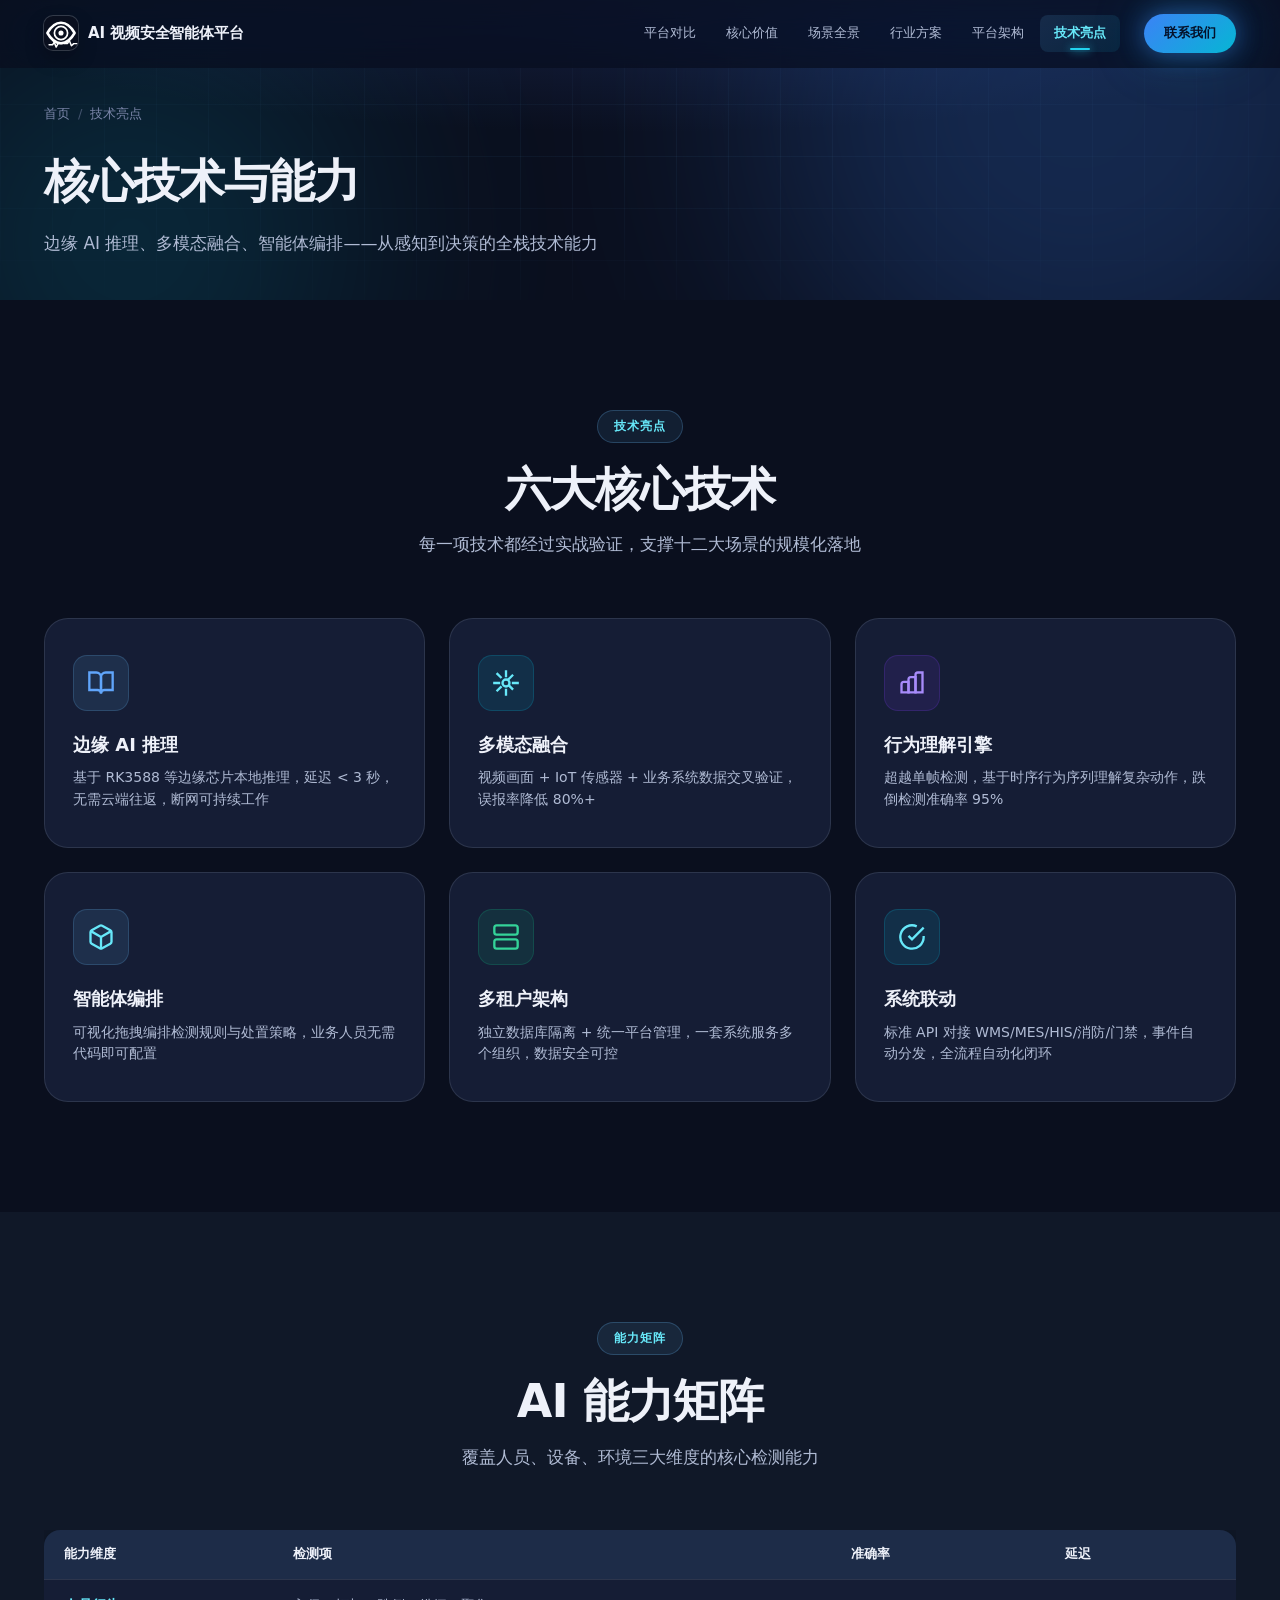
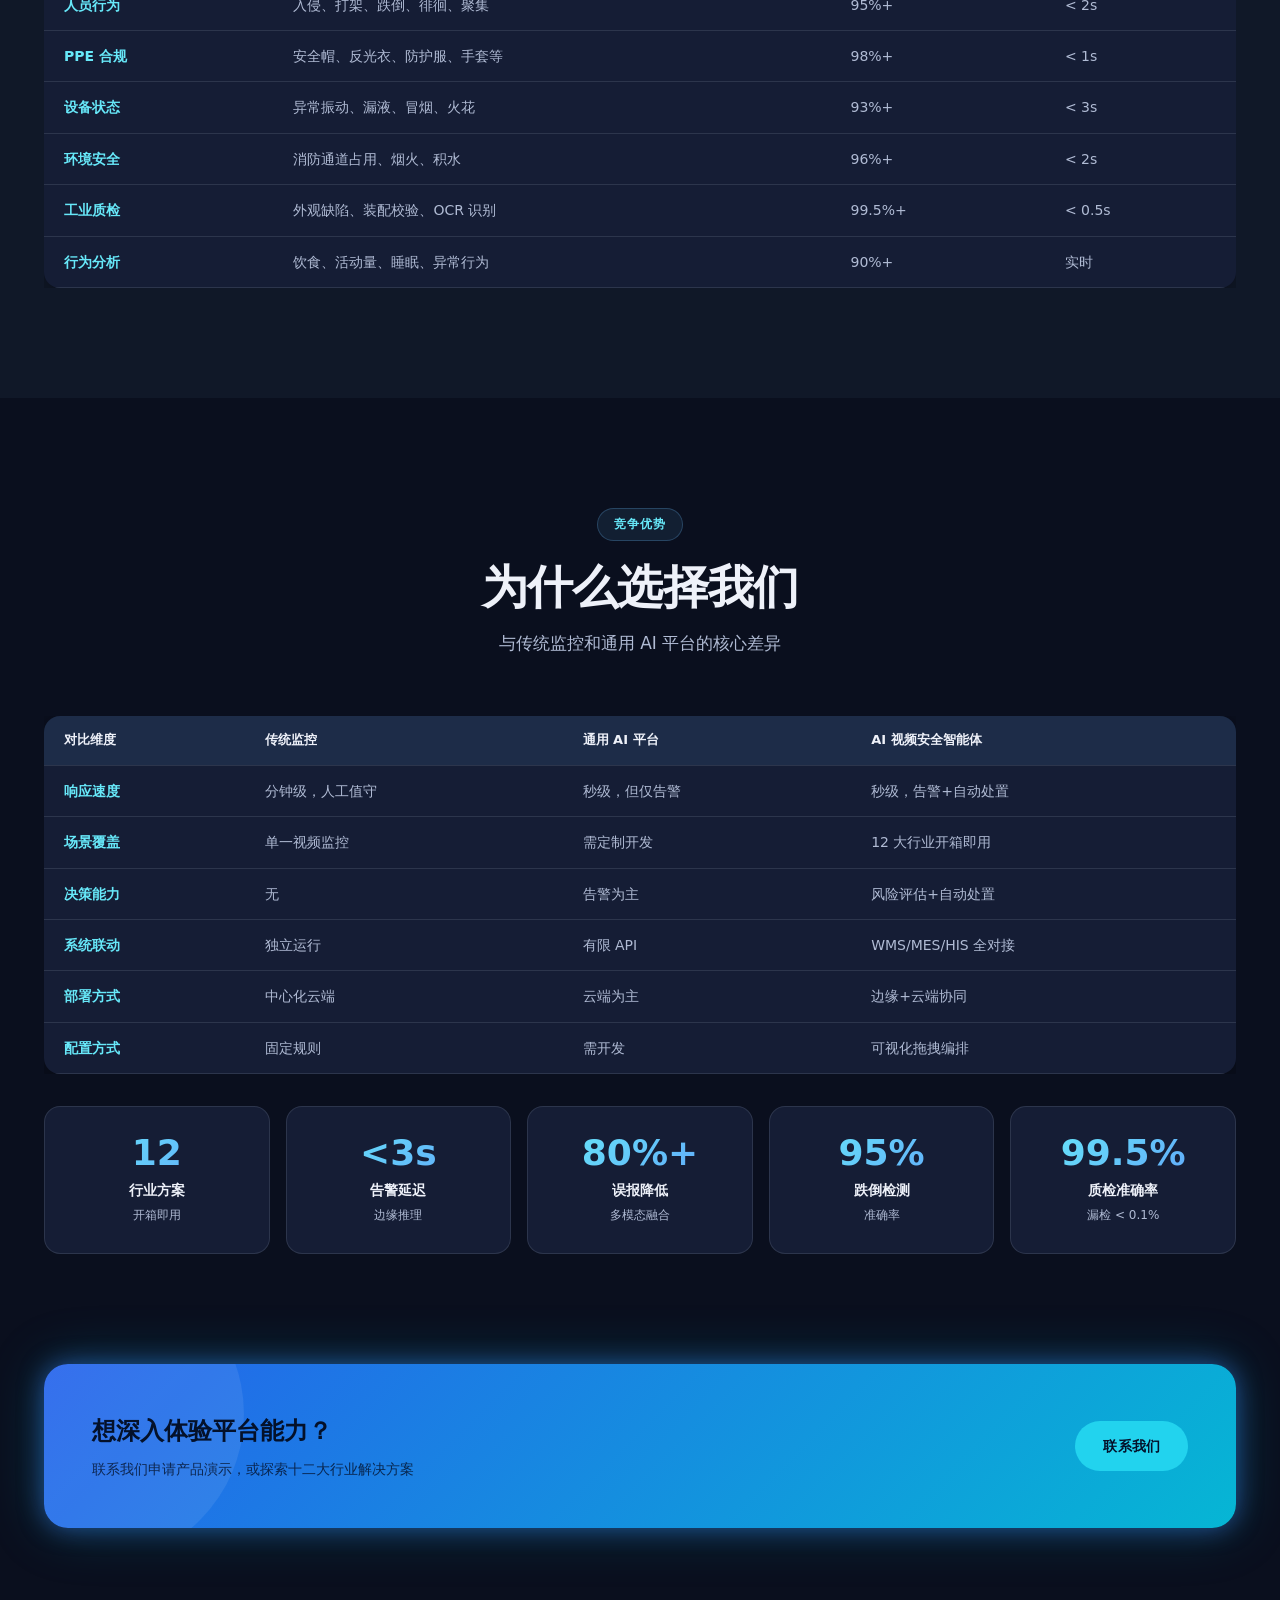
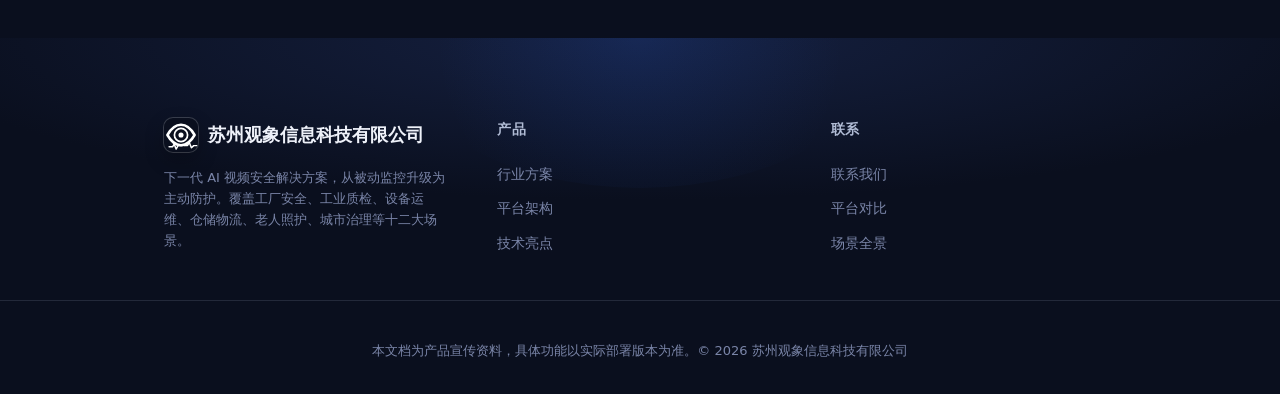
<file: pages/technology.html>
<!DOCTYPE html>
<html lang="zh-CN">
<head>
<meta charset="UTF-8">
<meta name="viewport" content="width=device-width, initial-scale=1.0">
<title>技术亮点 — AI 视频安全智能体平台</title>
<meta property="og:type" content="website">
<meta property="og:title" content="技术亮点 — AI 视频安全智能体平台">
<meta property="og:description" content="了解苏州观象信息科技有限公司 AI 视频安全智能体平台的边缘 AI、多模态融合、行为理解和系统联动技术能力。">
<meta property="og:image" content="../assets/images/poster-hero.avif">
<meta name="twitter:card" content="summary_large_image">
<meta name="description" content="了解苏州观象信息科技有限公司 AI 视频安全智能体平台的边缘 AI、多模态融合、行为理解和系统联动技术能力。">
<meta name="robots" content="index,follow">
<link rel="stylesheet" href="../styles.css">
<link rel="icon" href="../assets/images/favicon.svg" type="image/svg+xml">
</head>
<body data-page="technology">

<!-- ===== Navigation ===== -->
<nav class="nav">
  <div class="container nav-inner">
    <a href="../index.html" class="nav-logo">
      <span class="nav-logo-icon"><img src="../assets/images/logo-guangxiang-mark.svg" alt="观象" width="34" height="34"></span>
      AI 视频安全智能体平台
    </a>
    <ul class="nav-links">
      <li><a href="../index.html#compare" data-nav="compare">平台对比</a></li>
      <li><a href="../index.html#values" data-nav="values">核心价值</a></li>
      <li><a href="../index.html#scenarios" data-nav="scenarios">场景全景</a></li>
      <li><a href="solutions.html" data-page="solutions">行业方案</a></li>
      <li><a href="architecture.html" data-page="architecture">平台架构</a></li>
      <li><a href="technology.html" data-page="technology">技术亮点</a></li>
    </ul>
    <a href="contact.html" class="nav-cta">联系我们</a>
    <button class="nav-toggle" aria-label="菜单"><span></span><span></span><span></span></button>
  </div>
  <div class="nav-mobile">
    <a href="../index.html#compare">平台对比</a><a href="../index.html#values">核心价值</a><a href="../index.html#scenarios">场景全景</a>
    <a href="solutions.html">行业方案</a><a href="architecture.html">平台架构</a><a href="technology.html">技术亮点</a>
    <a href="contact.html">联系我们</a>
  </div>
</nav>

<!-- ===== Page Hero ===== -->
<section class="page-hero">
  <div class="page-hero-bg">
    <div class="hero-mesh hero-mesh-1"></div>
    <div class="hero-mesh hero-mesh-2"></div>
    <div class="hero-grid-lines"></div>
  </div>
  <div class="container page-hero-content">
    <div class="breadcrumb"><a href="../index.html">首页</a><span class="sep">/</span><span>技术亮点</span></div>
    <h1>核心技术与能力</h1>
    <p>边缘 AI 推理、多模态融合、智能体编排——从感知到决策的全栈技术能力</p>
  </div>
</section>

<!-- ===== Tech Highlights ===== -->
<section class="section tech">
  <div class="container">
    <div class="section-head reveal">
      <span class="section-eyebrow">技术亮点</span>
      <h2 class="section-title">六大核心技术</h2>
      <p class="section-sub">每一项技术都经过实战验证，支撑十二大场景的规模化落地</p>
    </div>
    <div class="tech-grid reveal-stagger">
      <div class="tech-card">
        <div class="tech-card-icon" style="background:rgba(99,179,237,.12);border:1px solid rgba(99,179,237,.2)"><svg viewBox="0 0 24 24" fill="none" stroke="currentColor" stroke-width="2" style="color:var(--blue-400)"><path d="M2 3h6a4 4 0 0 1 4 4v14a3 3 0 0 0-3-3H2z"/><path d="M22 3h-6a4 4 0 0 0-4 4v14a3 3 0 0 1 3-3h7z"/></svg></div>
        <h4>边缘 AI 推理</h4>
        <p>基于 RK3588 等边缘芯片本地推理，延迟 &lt; 3 秒，无需云端往返，断网可持续工作</p>
      </div>
      <div class="tech-card">
        <div class="tech-card-icon" style="background:rgba(6,182,212,.12);border:1px solid rgba(6,182,212,.2)"><svg viewBox="0 0 24 24" fill="none" stroke="currentColor" stroke-width="2" style="color:var(--cyan-300)"><circle cx="12" cy="12" r="3"/><path d="M12 1v6m0 10v6m11-11h-6m-10 0H1m17.07-7.07l-4.24 4.24m-5.66 5.66l-4.24 4.24m0-15.56l4.24 4.24m5.66 5.66l4.24 4.24"/></svg></div>
        <h4>多模态融合</h4>
        <p>视频画面 + IoT 传感器 + 业务系统数据交叉验证，误报率降低 80%+</p>
      </div>
      <div class="tech-card">
        <div class="tech-card-icon" style="background:rgba(124,58,237,.12);border:1px solid rgba(124,58,237,.2)"><svg viewBox="0 0 24 24" fill="none" stroke="currentColor" stroke-width="2" style="color:var(--violet-400)"><path d="M9 11H5a2 2 0 0 0-2 2v7h6V11z"/><path d="M15 7h-4a2 2 0 0 0-2 2v11h6V7z"/><path d="M21 3h-4a2 2 0 0 0-2 2v15h6V3z"/></svg></div>
        <h4>行为理解引擎</h4>
        <p>超越单帧检测，基于时序行为序列理解复杂动作，跌倒检测准确率 95%</p>
      </div>
      <div class="tech-card">
        <div class="tech-card-icon" style="background:rgba(99,179,237,.12);border:1px solid rgba(99,179,237,.2)"><svg viewBox="0 0 24 24" fill="none" stroke="currentColor" stroke-width="2" style="color:var(--cyan-300)"><path d="M21 16V8a2 2 0 0 0-1-1.73l-7-4a2 2 0 0 0-2 0l-7 4A2 2 0 0 0 3 8v8a2 2 0 0 0 1 1.73l7 4a2 2 0 0 0 2 0l7-4A2 2 0 0 0 21 16z"/><polyline points="3.27 6.96 12 12.01 20.73 6.96"/><line x1="12" y1="22.08" x2="12" y2="12"/></svg></div>
        <h4>智能体编排</h4>
        <p>可视化拖拽编排检测规则与处置策略，业务人员无需代码即可配置</p>
      </div>
      <div class="tech-card">
        <div class="tech-card-icon" style="background:rgba(16,185,129,.12);border:1px solid rgba(16,185,129,.2)"><svg viewBox="0 0 24 24" fill="none" stroke="currentColor" stroke-width="2" style="color:var(--emerald-400)"><rect x="2" y="2" width="20" height="8" rx="2"/><rect x="2" y="14" width="20" height="8" rx="2"/><line x1="6" y1="6" x2="6.01" y2="6"/><line x1="6" y1="18" x2="6.01" y2="18"/></svg></div>
        <h4>多租户架构</h4>
        <p>独立数据库隔离 + 统一平台管理，一套系统服务多个组织，数据安全可控</p>
      </div>
      <div class="tech-card">
        <div class="tech-card-icon" style="background:rgba(6,182,212,.12);border:1px solid rgba(6,182,212,.2)"><svg viewBox="0 0 24 24" fill="none" stroke="currentColor" stroke-width="2" style="color:var(--cyan-300)"><path d="M22 11.08V12a10 10 0 1 1-5.93-9.14"/><polyline points="22 4 12 14.01 9 11.01"/></svg></div>
        <h4>系统联动</h4>
        <p>标准 API 对接 WMS/MES/HIS/消防/门禁，事件自动分发，全流程自动化闭环</p>
      </div>
    </div>
  </div>
</section>

<!-- ===== AI Capability Matrix ===== -->
<section class="section" style="background:var(--bg-1)">
  <div class="container">
    <div class="section-head reveal">
      <span class="section-eyebrow">能力矩阵</span>
      <h2 class="section-title">AI 能力矩阵</h2>
      <p class="section-sub">覆盖人员、设备、环境三大维度的核心检测能力</p>
    </div>
    <div class="reveal" style="overflow-x:auto">
      <table class="tech-ai-table">
        <thead><tr><th>能力维度</th><th>检测项</th><th>准确率</th><th>延迟</th></tr></thead>
        <tbody>
          <tr><td>人员行为</td><td>入侵、打架、跌倒、徘徊、聚集</td><td>95%+</td><td>&lt; 2s</td></tr>
          <tr><td>PPE 合规</td><td>安全帽、反光衣、防护服、手套等</td><td>98%+</td><td>&lt; 1s</td></tr>
          <tr><td>设备状态</td><td>异常振动、漏液、冒烟、火花</td><td>93%+</td><td>&lt; 3s</td></tr>
          <tr><td>环境安全</td><td>消防通道占用、烟火、积水</td><td>96%+</td><td>&lt; 2s</td></tr>
          <tr><td>工业质检</td><td>外观缺陷、装配校验、OCR 识别</td><td>99.5%+</td><td>&lt; 0.5s</td></tr>
          <tr><td>行为分析</td><td>饮食、活动量、睡眠、异常行为</td><td>90%+</td><td>实时</td></tr>
        </tbody>
      </table>
    </div>
  </div>
</section>

<!-- ===== Competitive Advantage ===== -->
<section class="section advantage">
  <div class="container">
    <div class="section-head reveal">
      <span class="section-eyebrow">竞争优势</span>
      <h2 class="section-title">为什么选择我们</h2>
      <p class="section-sub">与传统监控和通用 AI 平台的核心差异</p>
    </div>
    <div class="reveal" style="overflow-x:auto">
      <table class="adv-table">
        <thead><tr><th>对比维度</th><th>传统监控</th><th>通用 AI 平台</th><th>AI 视频安全智能体</th></tr></thead>
        <tbody>
          <tr><td>响应速度</td><td>分钟级，人工值守</td><td>秒级，但仅告警</td><td>秒级，告警+自动处置</td></tr>
          <tr><td>场景覆盖</td><td>单一视频监控</td><td>需定制开发</td><td>12 大行业开箱即用</td></tr>
          <tr><td>决策能力</td><td>无</td><td>告警为主</td><td>风险评估+自动处置</td></tr>
          <tr><td>系统联动</td><td>独立运行</td><td>有限 API</td><td>WMS/MES/HIS 全对接</td></tr>
          <tr><td>部署方式</td><td>中心化云端</td><td>云端为主</td><td>边缘+云端协同</td></tr>
          <tr><td>配置方式</td><td>固定规则</td><td>需开发</td><td>可视化拖拽编排</td></tr>
        </tbody>
      </table>
    </div>
    <div class="adv-cards reveal-stagger">
      <div class="adv-card"><div class="adv-card-num">12</div><h4>行业方案</h4><p>开箱即用</p></div>
      <div class="adv-card"><div class="adv-card-num">&lt;3s</div><h4>告警延迟</h4><p>边缘推理</p></div>
      <div class="adv-card"><div class="adv-card-num">80%+</div><h4>误报降低</h4><p>多模态融合</p></div>
      <div class="adv-card"><div class="adv-card-num">95%</div><h4>跌倒检测</h4><p>准确率</p></div>
      <div class="adv-card"><div class="adv-card-num">99.5%</div><h4>质检准确率</h4><p>漏检 &lt; 0.1%</p></div>
    </div>
  </div>
</section>

<!-- ===== CTA ===== -->
<section class="section" style="padding-top:0">
  <div class="container">
    <div class="cta-strip reveal">
      <div class="cta-strip-content">
        <h3>想深入体验平台能力？</h3>
        <p>联系我们申请产品演示，或探索十二大行业解决方案</p>
      </div>
      <a href="contact.html" class="btn btn-light">联系我们</a>
    </div>
  </div>
</section>

<!-- ===== Footer ===== -->
<footer class="footer">
  <div class="footer-inner">
    <div class="footer-col">
      <div class="footer-logo"><span class="nav-logo-icon"><img src="../assets/images/logo-guangxiang-mark.svg" alt="观象" width="34" height="34"></span>苏州观象信息科技有限公司</div>
      <p style="font-size:13px;color:var(--text-3);line-height:1.6">下一代 AI 视频安全解决方案，从被动监控升级为主动防护。覆盖工厂安全、工业质检、设备运维、仓储物流、老人照护、城市治理等十二大场景。</p>
    </div>
    <div class="footer-col"><h5>产品</h5><a href="solutions.html">行业方案</a><a href="architecture.html">平台架构</a><a href="technology.html">技术亮点</a></div>
    <div class="footer-col"><h5>联系</h5><a href="contact.html">联系我们</a><a href="../index.html#compare">平台对比</a><a href="../index.html#scenarios">场景全景</a></div>
  </div>
  <div class="footer-copy">本文档为产品宣传资料，具体功能以实际部署版本为准。&copy; 2026 苏州观象信息科技有限公司</div>
</footer>

<script src="../analytics.js" defer></script>
<script src="../script.js"></script>
</body>
</html>
</file>
<file: styles.css>
/* ============================================================
   AI 视频安全智能体平台 · v8 Dark Tech Theme
   深色科技风：霓虹蓝/青发光 + 网格 + 粒子动效
   ============================================================ */
:root{
  /* Local/system fonts: avoids third-party font requests and works well with Chinese UI text. */
  --font-sans:"PingFang SC","Hiragino Sans GB","Microsoft YaHei",system-ui,-apple-system,sans-serif;
  --font-display:"PingFang SC","Hiragino Sans GB","Microsoft YaHei",system-ui,-apple-system,sans-serif;
  --font-mono:ui-monospace,SFMono-Regular,Menlo,Monaco,Consolas,monospace;
  /* === Dark surface palette (lightened for less oppressive feel) === */
  --bg:#0a0f1e;            /* page base: deep navy, not near-black */
  --bg-1:#101828;          /* section alt */
  --bg-2:#151d35;          /* card */
  --bg-3:#1b2340;          /* raised */
  --bg-4:#212a4a;          /* hover */
  --panel:#0e1328;         /* deep panel */

  /* === Brand neon === */
  --blue-600:#2563eb; --blue-500:#3b82f6; --blue-400:#60a5fa; --blue-300:#93c5fd;
  --cyan-500:#06b6d4; --cyan-400:#22d3ee; --cyan-300:#67e8f9;
  --violet-600:#7c3aed; --violet-500:#8b5cf6; --violet-400:#a78bfa;
  --emerald-500:#10b981; --emerald-400:#34d399;
  --amber-500:#f59e0b; --amber-400:#fbbf24;
  --rose-500:#f43f5e; --rose-400:#fb7185;

  /* === Semantic (dark-adapted, lighter) === */
  --text:#eef1f9;          /* primary text, crisp white */
  --text-2:#b0bbd4;        /* secondary, more readable */
  --text-3:#7a85a8;        /* muted, less dim */
  --line:rgba(148,163,184,.18);
  --line-strong:rgba(148,163,184,.35);

  /* === Glow shadows (brighter) === */
  --glow-blue:0 0 24px rgba(59,130,246,.5),0 0 56px rgba(6,182,212,.25);
  --glow-cyan:0 0 24px rgba(6,182,212,.55),0 0 64px rgba(6,182,212,.25);
  --glow-soft:0 8px 32px rgba(0,0,0,.4);
  --glow-card:0 0 0 1px rgba(99,179,237,.14),0 18px 50px rgba(2,6,23,.5);
  --glow-hover:0 0 0 1px rgba(99,179,237,.4),0 22px 60px rgba(6,182,212,.2);

  /* === Aliases for HTML compat === */
  --purple-deep:#eef1f9; --purple:#3b82f6; --purple-dark:#60a5fa;
  --purple-bg:#101828; --purple-bg2:#151d35; --purple-light:#7a85a8;
  --purple-lighter:rgba(99,179,237,.12); --blue:#60a5fa; --cyan:#22d3ee;
  --green:#34d399; --yellow:#fbbf24; --white:#fff;
  --slate-900:#0a0f1e; --slate-700:#b0bbd4; --slate-500:#7a85a8;
  --slate-400:#7a85a8; --slate-300:rgba(148,163,184,.45);
  --slate-200:rgba(148,163,184,.25); --slate-100:rgba(148,163,184,.14);
  --slate-50:rgba(148,163,184,.08); --navy:#0a0f1e;

  --radius:16px; --radius-sm:10px; --radius-lg:24px;
  --ease:cubic-bezier(.4,0,.2,1); --ease-out:cubic-bezier(0,0,.2,1);
  --ease-bounce:cubic-bezier(.34,1.56,.64,1);
  --container:1240px;
}

*,*::before,*::after{box-sizing:border-box;margin:0;padding:0}
html{scroll-behavior:smooth;scroll-padding-top:84px}
body{font-family:var(--font-sans);color:var(--text);background:var(--bg);line-height:1.6;-webkit-font-smoothing:antialiased;overflow-x:hidden}
img{max-width:100%;display:block}
a{color:inherit;text-decoration:none}
button{font-family:inherit;cursor:pointer;border:none;background:none}
svg{display:block}
::selection{background:rgba(6,182,212,.3);color:#fff}

.container{max-width:var(--container);margin:0 auto;padding:0 24px}
.section{padding:110px 0;position:relative}
.section-head{text-align:center;max-width:760px;margin:0 auto 60px}
.section-eyebrow{display:inline-flex;align-items:center;gap:6px;font-size:12px;font-weight:700;padding:6px 16px;border-radius:100px;margin-bottom:20px;letter-spacing:.08em;text-transform:uppercase;background:rgba(99,179,237,.10);color:var(--cyan-300);border:1px solid rgba(99,179,237,.25)}
.section-title{font-family:var(--font-display);font-size:clamp(30px,4vw,46px);font-weight:700;line-height:1.14;letter-spacing:-.02em;margin-bottom:16px;color:var(--text)}
.section-sub{font-size:17px;color:var(--text-2);line-height:1.55}

.btn{display:inline-flex;align-items:center;gap:8px;padding:14px 28px;border-radius:100px;font-size:14px;font-weight:700;transition:all .3s var(--ease);white-space:nowrap;letter-spacing:.01em}
.btn svg{width:18px;height:18px;flex-shrink:0}
.btn-primary{background:linear-gradient(135deg,var(--blue-500),var(--cyan-500));color:#04112a;box-shadow:var(--glow-blue)}
.btn-primary:hover{transform:translateY(-2px);box-shadow:0 0 28px rgba(37,99,235,.6),0 0 64px rgba(6,182,212,.3)}
.btn-ghost{background:rgba(99,179,237,.06);backdrop-filter:blur(12px);color:var(--text);border:1px solid var(--line-strong)}
.btn-ghost:hover{transform:translateY(-2px);background:rgba(99,179,237,.12);border-color:var(--cyan-400);box-shadow:var(--glow-soft)}
.btn-light{background:var(--cyan-400);color:#04112a}
.btn-light:hover{transform:translateY(-2px);background:var(--cyan-300);box-shadow:var(--glow-cyan)}

/* shared gradient text */
.grad-text{background:linear-gradient(120deg,var(--blue-400),var(--cyan-300),var(--violet-400),var(--blue-400));background-size:200% 100%;-webkit-background-clip:text;-webkit-text-fill-color:transparent;background-clip:text;animation:gradient-x 5s ease infinite}

/* ===== Navigation ===== */
.nav{position:fixed;top:0;left:0;right:0;z-index:1000;height:68px;display:flex;align-items:center;background:rgba(10,15,30,.78);backdrop-filter:blur(20px) saturate(160%);-webkit-backdrop-filter:blur(20px) saturate(160%);border-bottom:1px solid transparent;transition:all .3s var(--ease)}
.nav.scrolled{border-bottom-color:var(--line);box-shadow:0 4px 30px rgba(0,0,0,.35)}
.nav-inner{display:flex;align-items:center;justify-content:space-between;width:100%;gap:24px}
.nav-logo{display:flex;align-items:center;gap:10px;font-weight:800;font-size:15px;color:var(--text);letter-spacing:-.01em}
.nav-logo-icon{width:34px;height:34px;border-radius:9px;background:#0a0f1e;display:flex;align-items:center;justify-content:center;color:#fff;box-shadow:0 0 0 1px rgba(255,255,255,.18),0 8px 20px rgba(0,0,0,.24);overflow:hidden}
.nav-logo-icon svg{width:19px;height:19px}
.nav-links{display:flex;list-style:none;gap:2px;margin-left:auto}
.nav-links a{display:block;padding:8px 14px;font-size:13px;font-weight:500;color:var(--text-2);border-radius:8px;transition:all .2s var(--ease);position:relative}
.nav-links a:hover{color:var(--cyan-300);background:rgba(99,179,237,.08)}
.nav-links a.active{color:var(--cyan-300);background:linear-gradient(135deg,rgba(99,179,237,.14),rgba(6,182,212,.10));font-weight:700}
.nav-links a.active::after{content:'';position:absolute;bottom:2px;left:50%;transform:translateX(-50%);width:20px;height:2px;background:var(--cyan-400);border-radius:2px;box-shadow:0 0 8px var(--cyan-400)}
.nav-cta{display:inline-flex;align-items:center;gap:6px;padding:9px 20px;background:linear-gradient(135deg,var(--blue-500),var(--cyan-500));color:#04112a;border-radius:100px;font-size:13px;font-weight:700;transition:all .3s var(--ease);box-shadow:var(--glow-blue)}
.nav-cta:hover{transform:translateY(-1px);box-shadow:0 0 28px rgba(6,182,212,.5)}
.nav-toggle{display:none;flex-direction:column;gap:4px;padding:8px}
.nav-toggle span{width:20px;height:2px;background:var(--text);border-radius:2px;transition:.3s}
.nav-toggle.open span:nth-child(1){transform:translateY(6px) rotate(45deg)}
.nav-toggle.open span:nth-child(2){opacity:0}
.nav-toggle.open span:nth-child(3){transform:translateY(-6px) rotate(-45deg)}
.nav-mobile{display:none;position:fixed;top:68px;left:0;right:0;background:rgba(16,24,40,.97);backdrop-filter:blur(20px);border-bottom:1px solid var(--line);padding:12px 24px;flex-direction:column;gap:4px;box-shadow:0 20px 50px rgba(0,0,0,.4)}
.nav-mobile.open{display:flex}
.nav-mobile a{padding:12px 14px;font-size:14px;font-weight:500;color:var(--text-2);border-radius:8px}
.nav-mobile a:hover{background:rgba(99,179,237,.08);color:var(--cyan-300)}


/* ===== Hero (dark tech, lighter) ===== */
.hero{position:relative;min-height:100vh;display:flex;align-items:center;overflow:hidden;padding-top:68px;background:radial-gradient(ellipse 100% 80% at 50% 0%,#152040 0%,#0a0f1e 55%)}
.hero-bg{position:absolute;inset:0;z-index:0;pointer-events:none}
.hero-video-bg{position:absolute;inset:0}
.hero-video-bg video{width:100%;height:100%;object-fit:cover;opacity:.22;filter:saturate(140%) hue-rotate(-10deg)}
.hero-video-bg::after{content:'';position:absolute;inset:0;background:linear-gradient(180deg,rgba(10,15,30,.3) 0%,rgba(10,15,30,.15) 50%,rgba(10,15,30,.75) 100%)}
.hero-grid-lines{position:absolute;inset:0;background-image:linear-gradient(rgba(99,179,237,.10) 1px,transparent 1px),linear-gradient(90deg,rgba(99,179,237,.10) 1px,transparent 1px);background-size:52px 52px;-webkit-mask-image:radial-gradient(ellipse 90% 70% at center,black,transparent 90%);mask-image:radial-gradient(ellipse 90% 70% at center,black,transparent 90%)}
.hero-mesh{position:absolute;border-radius:50%;filter:blur(120px);pointer-events:none}
.hero-mesh-1{width:640px;height:640px;background:var(--blue-500);top:-220px;right:-120px;opacity:.22;animation:float 9s ease-in-out infinite}
.hero-mesh-2{width:440px;height:440px;background:var(--cyan-500);bottom:-160px;left:-90px;opacity:.16;animation:float 11s ease-in-out infinite reverse}
.hero-mesh-3{width:360px;height:360px;background:var(--violet-500);top:38%;left:54%;opacity:.12;animation:float 13s ease-in-out infinite}
.hero-mesh-4{width:260px;height:260px;background:var(--emerald-500);top:62%;right:28%;opacity:.08;animation:float 10s ease-in-out infinite}
.hero-scan-line{position:absolute;left:0;right:0;height:2px;background:linear-gradient(90deg,transparent,var(--cyan-400),transparent);animation:scan 5s linear infinite;opacity:.5;box-shadow:0 0 12px var(--cyan-400)}
.hero-content{position:relative;z-index:2;display:block;width:100%;padding:96px 24px 110px}
.hero-badge{display:inline-flex;align-items:center;gap:8px;padding:7px 18px;background:rgba(99,179,237,.08);backdrop-filter:blur(12px);border:1px solid rgba(99,179,237,.25);border-radius:100px;font-size:13px;font-weight:600;color:var(--cyan-300);margin-bottom:28px}
.hero-badge .dot{width:8px;height:8px;border-radius:50%;background:var(--emerald-400);box-shadow:0 0 12px rgba(52,211,153,.7);animation:pulse-dot 2s infinite}
.hero h1{font-family:var(--font-display);font-size:clamp(36px,5.6vw,62px);font-weight:700;line-height:1.08;letter-spacing:-.035em;color:var(--text);margin-bottom:24px}
.hero h1 .grad{background:linear-gradient(120deg,var(--blue-400),var(--cyan-300),var(--violet-400),var(--blue-400));background-size:200% 100%;-webkit-background-clip:text;-webkit-text-fill-color:transparent;background-clip:text;animation:gradient-x 5s ease infinite}
.hero-sub{font-size:clamp(16px,2vw,19px);line-height:1.6;color:var(--text-2);max-width:600px;margin-bottom:40px}
.hero-actions{display:flex;gap:14px;flex-wrap:wrap;margin-bottom:56px}
.hero-stats{display:grid;grid-template-columns:repeat(4,1fr);gap:28px;padding:32px;background:rgba(21,29,53,.65);backdrop-filter:blur(20px) saturate(160%);border-radius:var(--radius-lg);border:1px solid var(--line-strong);box-shadow:var(--glow-card)}
.hero-stat{text-align:left}
.hero-stat-num{font-family:var(--font-display);font-size:clamp(28px,4vw,40px);font-weight:700;background:linear-gradient(135deg,var(--cyan-300),var(--blue-400));-webkit-background-clip:text;-webkit-text-fill-color:transparent;background-clip:text;line-height:1}
.hero-stat-label{font-size:12px;color:var(--text-3);margin-top:4px}

/* ===== Stats Bar ===== */
.stats-bar{position:relative;padding:80px 0;overflow:hidden;background:var(--bg-1)}
.stats-bar::before{content:'';position:absolute;inset:0;background-image:linear-gradient(rgba(99,179,237,.04) 1px,transparent 1px),linear-gradient(90deg,rgba(99,179,237,.04) 1px,transparent 1px);background-size:52px 52px;opacity:.5}
.stats-bar .container{position:relative;z-index:1}
.stats-grid{display:grid;grid-template-columns:repeat(3,1fr);gap:24px}
.stat-item{text-align:center;padding:34px 20px;background:rgba(21,29,53,.65);backdrop-filter:blur(12px);border-radius:var(--radius-lg);border:1px solid var(--line-strong);transition:transform .3s var(--ease-out),box-shadow .3s,border-color .3s}
.stat-item:hover{transform:translateY(-6px);box-shadow:var(--glow-hover);border-color:rgba(99,179,237,.3)}
.stat-num{font-family:var(--font-display);font-size:48px;font-weight:700;background:linear-gradient(135deg,var(--cyan-300),var(--blue-400));-webkit-background-clip:text;-webkit-text-fill-color:transparent;background-clip:text;line-height:1}
.stat-label{font-size:14px;color:var(--text-2);margin-top:8px}

/* ===== Comparison ===== */
.compare .compare-grid{display:grid;grid-template-columns:1fr 1fr;gap:24px;max-width:1000px;margin:0 auto}
.compare-card{border-radius:var(--radius-lg);padding:40px;position:relative;overflow:hidden}
.compare-card.old{background:rgba(244,63,94,.05);border:1px solid rgba(244,63,94,.18)}
.compare-card.new{background:linear-gradient(135deg,rgba(37,99,235,.10) 0%,rgba(6,182,212,.08) 50%,rgba(124,58,237,.08) 100%);border:1px solid rgba(99,179,237,.22);box-shadow:var(--glow-soft)}
.compare-card h3{display:flex;align-items:center;gap:12px;font-size:22px;font-weight:700;margin-bottom:24px;color:var(--text)}
.compare-card-icon{width:44px;height:44px;border-radius:12px;display:flex;align-items:center;justify-content:center;flex-shrink:0}
.compare-card.old .compare-card-icon{background:rgba(244,63,94,.14);color:var(--rose-400)}
.compare-card.new .compare-card-icon{background:linear-gradient(135deg,var(--emerald-500),var(--cyan-500));box-shadow:var(--glow-cyan);color:#04112a}
.compare-card-icon svg{width:22px;height:22px}
.compare-list{list-style:none;display:flex;flex-direction:column;gap:14px}
.compare-list li{display:flex;align-items:flex-start;gap:12px;font-size:15px;line-height:1.5;color:var(--text-2)}
.compare-icon{width:20px;height:20px;border-radius:50%;display:flex;align-items:center;justify-content:center;flex-shrink:0;margin-top:2px}
.compare-card.old .compare-icon{background:rgba(244,63,94,.12);color:var(--rose-400)}
.compare-card.new .compare-icon{background:rgba(52,211,153,.14);color:var(--emerald-400)}
.compare-icon svg{width:12px;height:12px}

/* ===== Core Values ===== */
.values-grid{display:grid;grid-template-columns:repeat(4,1fr);gap:24px}
.value-card{position:relative;padding:36px 28px;border-radius:var(--radius-lg);background:rgba(21,29,53,.55);backdrop-filter:blur(12px);border:1px solid var(--line);transition:all .4s var(--ease);overflow:hidden}
.value-card::before{content:'';position:absolute;top:0;left:0;right:0;height:3px;background:linear-gradient(90deg,var(--blue-500),var(--cyan-400));transform:scaleX(0);transform-origin:left;transition:transform .4s var(--ease)}
.value-card:hover{transform:translateY(-6px);box-shadow:var(--glow-hover);background:rgba(16,21,46,.8);border-color:rgba(99,179,237,.25)}
.value-card:hover::before{transform:scaleX(1)}
.value-card .num{position:absolute;top:16px;right:20px;font-family:var(--font-display);font-size:48px;font-weight:700;color:rgba(99,179,237,.12);line-height:1}
.value-icon{width:56px;height:56px;border-radius:14px;background:linear-gradient(135deg,rgba(99,179,237,.18),rgba(6,182,212,.12));display:flex;align-items:center;justify-content:center;color:var(--cyan-300);margin-bottom:20px;position:relative;z-index:1;border:1px solid rgba(99,179,237,.2)}
.value-icon svg{width:28px;height:28px}
.value-card h3{font-size:18px;font-weight:700;margin-bottom:10px;position:relative;z-index:1;color:var(--text)}
.value-card p{font-size:14px;color:var(--text-2);line-height:1.55;position:relative;z-index:1}


/* ===== Platform Section ===== */
.platform{background:radial-gradient(ellipse 90% 70% at 50% 0%,#152040 0%,#0a0f1e 65%);color:var(--text);position:relative;overflow:hidden}
.platform::before{content:'';position:absolute;top:-200px;right:-200px;width:640px;height:640px;border-radius:50%;background:radial-gradient(circle,rgba(37,99,235,.18) 0%,transparent 70%)}
.platform::after{content:'';position:absolute;bottom:-200px;left:-200px;width:520px;height:520px;border-radius:50%;background:radial-gradient(circle,rgba(6,182,212,.12) 0%,transparent 70%)}
.platform .section-title{color:var(--text)}
.platform .section-sub{color:var(--text-2)}
.platform-grid{display:grid;grid-template-columns:repeat(4,1fr);gap:24px;position:relative;z-index:1}
.platform-item{text-align:center;padding:32px 20px;border-radius:var(--radius);background:rgba(21,29,53,.45);border:1px solid var(--line);transition:all .35s var(--ease)}
.platform-item:hover{transform:translateY(-6px);border-color:rgba(99,179,237,.3);box-shadow:var(--glow-soft)}
.platform-icon{width:64px;height:64px;border-radius:18px;background:linear-gradient(135deg,var(--blue-500),var(--cyan-500));margin:0 auto 16px;display:flex;align-items:center;justify-content:center;color:#04112a;border:1px solid rgba(255,255,255,.1);box-shadow:var(--glow-blue)}
.platform-icon svg{width:28px;height:28px}
.platform-item h4{font-size:18px;font-weight:700;margin-bottom:8px;color:var(--text)}
.platform-item p{font-size:13px;color:var(--text-2);line-height:1.55}

/* ===== Scenarios ===== */
.scenarios{background:var(--bg)}
.domain-tabs{display:flex;justify-content:center;gap:8px;margin-bottom:36px;flex-wrap:wrap}
.domain-tab{padding:8px 20px;border-radius:100px;font-size:13px;font-weight:600;color:var(--text-2);background:rgba(21,29,53,.55);border:1px solid var(--line);transition:all .25s var(--ease)}
.domain-tab.active{background:linear-gradient(135deg,var(--blue-500),var(--cyan-500));color:#04112a;border-color:var(--blue-500);box-shadow:var(--glow-blue)}
.domain-tab:hover:not(.active){border-color:var(--cyan-400);color:var(--cyan-300)}
.scenario-grid{display:grid;grid-template-columns:repeat(4,1fr);gap:20px}
.scenario-link{display:block;text-decoration:none;color:inherit}
.scenario-item{border-radius:var(--radius);overflow:hidden;background:rgba(21,29,53,.55);border:1px solid var(--line);transition:all .35s var(--ease);cursor:pointer;height:100%}
.scenario-item:hover{transform:translateY(-6px);box-shadow:var(--glow-hover);background:rgba(16,21,46,.8);border-color:rgba(99,179,237,.25)}
.scenario-card-img{position:relative;height:180px;background-size:cover;background-position:center;overflow:hidden}
.scenario-card-img::after{content:'';position:absolute;inset:0;background:linear-gradient(180deg,rgba(5,7,15,.1) 0%,rgba(5,7,15,.8) 100%)}
.scenario-card-badge{position:absolute;top:12px;left:12px;z-index:2;padding:4px 10px;background:rgba(5,7,15,.7);color:var(--cyan-300);border-radius:6px;font-size:11px;font-weight:600;backdrop-filter:blur(8px);border:1px solid rgba(99,179,237,.2)}
.scenario-card-icon-overlay{position:absolute;top:12px;right:12px;z-index:2;width:36px;height:36px;border-radius:10px;background:rgba(6,182,212,.85);display:flex;align-items:center;justify-content:center;color:#04112a;backdrop-filter:blur(10px)}
.scenario-card-icon-overlay svg{width:18px;height:18px}
.scenario-card-body{padding:20px}
.scenario-icon{width:40px;height:40px;border-radius:10px;background:linear-gradient(135deg,rgba(99,179,237,.18),rgba(6,182,212,.12));display:flex;align-items:center;justify-content:center;color:var(--cyan-300);margin-bottom:12px;border:1px solid rgba(99,179,237,.2)}
.scenario-icon svg{width:20px;height:20px}
.agent-name{font-size:16px;font-weight:700;color:var(--text);margin-bottom:6px}
.agent-desc{font-size:13px;color:var(--text-2);line-height:1.5;margin-bottom:12px}
.agent-tags{display:flex;flex-wrap:wrap;gap:6px;align-items:center}
.agent-tags span{padding:3px 8px;background:rgba(99,179,237,.08);border-radius:6px;font-size:11px;color:var(--text-2);font-weight:500}
.agent-tags .scenario-arrow{background:linear-gradient(135deg,var(--blue-500),var(--cyan-500));color:#04112a;margin-left:auto;display:flex;align-items:center;justify-content:center;width:28px;height:28px;border-radius:8px;padding:0}
.agent-tags .scenario-arrow svg{width:14px;height:14px}
.scenario-item:hover .scenario-arrow{transform:translateX(4px);box-shadow:var(--glow-soft)}

/* ===== Detection Showcase ===== */
.showcase{background:linear-gradient(180deg,var(--bg) 0%,var(--bg-1) 100%)}
.det-gallery{display:grid;grid-template-columns:repeat(auto-fit,minmax(240px,1fr));gap:16px}
.det-card{position:relative;border-radius:var(--radius);overflow:hidden;aspect-ratio:4/3;cursor:pointer;background:var(--bg-2)}
.det-card img{width:100%;height:100%;object-fit:cover;transition:transform .5s var(--ease)}
.det-card:hover img{transform:scale(1.08)}
.det-card-overlay{position:absolute;inset:0;background:linear-gradient(180deg,transparent 40%,rgba(5,7,15,.9) 100%);display:flex;align-items:flex-end;padding:16px}
.det-card-label{color:var(--text);font-size:14px;font-weight:600}
.det-card-badge{position:absolute;top:12px;right:12px;padding:4px 10px;background:linear-gradient(135deg,var(--blue-500),var(--cyan-500));color:#04112a;border-radius:6px;font-size:11px;font-weight:700;letter-spacing:.02em;box-shadow:var(--glow-blue)}

/* ===== CTA Strip ===== */
.cta-strip{display:flex;align-items:center;justify-content:space-between;gap:32px;padding:48px;border-radius:var(--radius-lg);background:linear-gradient(135deg,var(--blue-600),var(--cyan-500));color:#04112a;position:relative;overflow:hidden;box-shadow:var(--glow-blue)}
.cta-strip::before{content:'';position:absolute;top:-100px;left:-100px;width:300px;height:300px;border-radius:50%;background:rgba(255,255,255,.08)}
.cta-strip-content{position:relative;z-index:1}
.cta-strip h3{font-size:24px;font-weight:700;margin-bottom:8px}
.cta-strip p{font-size:14px;color:rgba(4,17,42,.8)}
.cta-strip .btn{position:relative;z-index:1}

/* ===== Footer ===== */
.footer{background:radial-gradient(ellipse 90% 70% at 50% 0%,#152040 0%,#0a0f1e 65%);color:var(--text);padding:80px 0 32px;position:relative;overflow:hidden}
.footer::before{content:'';position:absolute;top:-150px;left:50%;width:500px;height:300px;border-radius:50%;background:radial-gradient(circle,rgba(37,99,235,.12) 0%,transparent 70%);transform:translateX(-50%)}
.footer-inner{position:relative;z-index:1;display:grid;grid-template-columns:1fr 1fr 1fr;gap:48px;max-width:1000px;margin:0 auto;padding:0 24px}
.footer-logo{display:flex;align-items:center;gap:10px;font-weight:800;font-size:18px;margin-bottom:16px;color:var(--text)}
.footer-col h5{font-size:14px;font-weight:700;color:var(--text-2);margin-bottom:16px;letter-spacing:.03em;text-transform:uppercase}
.footer-col a{display:block;padding:6px 0;font-size:14px;color:var(--text-3);transition:color .2s}
.footer-col a:hover{color:var(--cyan-300)}
.footer-copy{text-align:center;font-size:13px;color:var(--text-3);padding-top:40px;border-top:1px solid var(--line);margin-top:40px;position:relative;z-index:1}


/* ===== Page Hero (subpages) ===== */
.page-hero{position:relative;padding:104px 0 42px;min-height:236px;overflow:hidden;background:radial-gradient(ellipse 100% 80% at 50% 0%,#152040 0%,#0a0f1e 55%)}
.page-hero-bg{position:absolute;inset:0;z-index:0}
.page-hero-bg .hero-grid-lines{opacity:.6}
.page-hero .container{position:relative;z-index:1}
.breadcrumb{display:flex;align-items:center;gap:8px;font-size:13px;color:var(--text-3);margin-bottom:20px}
.breadcrumb a:hover{color:var(--cyan-300)}
.breadcrumb .sep{opacity:.5}
.page-hero h1{font-family:var(--font-display);font-size:clamp(32px,4vw,46px);font-weight:700;color:var(--text);letter-spacing:-.02em;margin-bottom:12px}
.page-hero p{font-size:17px;color:var(--text-2);max-width:600px}

/* ===== Solutions Page ===== */
.sol-tabs{position:sticky;top:68px;z-index:20;display:flex;flex-wrap:wrap;gap:8px;justify-content:center;margin-bottom:32px;padding:8px;background:rgba(21,29,53,.65);border:1px solid var(--line-strong);border-radius:100px;max-width:fit-content;margin-left:auto;margin-right:auto}
.sol-tab{padding:8px 18px;border-radius:100px;font-size:13px;font-weight:600;color:var(--text-2);transition:all .25s var(--ease)}
.sol-tab.active{background:linear-gradient(135deg,var(--blue-500),var(--cyan-500));color:#04112a;box-shadow:var(--glow-blue)}
.sol-tab:hover:not(.active){background:rgba(99,179,237,.1);color:var(--cyan-300)}
.sol-panel{display:none}
.sol-panel.active{display:block;animation:fadeUp .5s var(--ease-out)}
.sol-panel-card{border-radius:var(--radius-lg);overflow:hidden;background:var(--bg-2);border:1px solid var(--line);box-shadow:var(--glow-card)}
.sol-panel-header{position:relative;height:168px;overflow:hidden}
.sol-panel-header-bg{position:absolute;inset:0;background-size:cover;background-position:center}
.sol-panel-header-bg::after{content:'';position:absolute;inset:0;background:linear-gradient(135deg,rgba(5,7,15,.82) 0%,rgba(11,18,48,.7) 100%)}
.sol-panel-header-content{position:relative;z-index:1;height:100%;display:flex;align-items:flex-end;padding:24px}
.sol-header{display:flex;align-items:center;gap:16px}
.sol-icon{width:56px;height:56px;border-radius:14px;background:rgba(99,179,237,.14);border:1px solid rgba(99,179,237,.28);backdrop-filter:blur(10px);display:flex;align-items:center;justify-content:center;color:var(--cyan-300);flex-shrink:0;box-shadow:var(--glow-soft)}
.sol-icon svg{width:28px;height:28px}
.sol-header h3{font-size:20px;font-weight:700;color:var(--text);margin-bottom:4px}
.sol-scope{font-size:13px;color:var(--text-2)}
.sol-panel-body{padding:24px}
.sol-demo-video{position:relative;border-radius:var(--radius);overflow:hidden;margin-bottom:32px;background:var(--bg-1);border:1px solid var(--line)}
.sol-demo-video-label{position:absolute;top:16px;left:16px;z-index:2;padding:6px 14px;background:rgba(6,182,212,.9);color:#04112a;border-radius:8px;font-size:12px;font-weight:700;backdrop-filter:blur(10px)}
.sol-demo-video video{width:100%;display:block;max-height:clamp(180px,24vw,300px);object-fit:cover;background:var(--bg-1)}
.sol-static-showcase{display:flex;align-items:center;justify-content:center;min-height:180px;max-height:300px;background:var(--bg-1);overflow:hidden}
.sol-static-showcase img{width:100%;height:100%;max-height:300px;object-fit:cover}
.sol-capability-grid{display:grid;grid-template-columns:repeat(3,1fr);gap:8px;padding:8px}
.sol-capability-card{padding:18px 12px;text-align:center;border:1px solid var(--line);border-radius:8px;background:rgba(99,179,237,.06);color:var(--text-2);font-size:12px;line-height:1.45}
.sol-capability-card strong{display:block;color:var(--cyan-300);font-size:13px;margin-bottom:4px}
.sol-demo-video .det-gallery{margin-top:0;display:grid;grid-template-columns:repeat(auto-fit,minmax(180px,1fr));gap:8px;padding:8px}
.sol-demo-video .det-card{border-radius:8px}
.sol-content{display:grid;grid-template-columns:1fr 1fr;gap:24px;margin-bottom:32px}
.sol-box{padding:24px;border-radius:var(--radius);background:rgba(12,16,36,.5);border:1px solid var(--line)}
.sol-box h4{font-size:16px;font-weight:700;margin-bottom:16px;color:var(--text)}
.sol-highlight{display:flex;align-items:flex-start;gap:12px;margin-bottom:14px}
.sol-highlight-bullet{width:24px;height:24px;border-radius:50%;background:linear-gradient(135deg,var(--blue-500),var(--cyan-500));color:#04112a;display:flex;align-items:center;justify-content:center;flex-shrink:0;margin-top:2px;box-shadow:var(--glow-soft)}
.sol-highlight-bullet svg{width:14px;height:14px}
.sol-highlight strong{display:block;font-size:14px;font-weight:700;color:var(--text);margin-bottom:2px}
.sol-highlight span{font-size:13px;color:var(--text-2);line-height:1.5}
.sol-cap-table{width:100%;border-collapse:collapse;font-size:13px}
.sol-cap-table th{text-align:left;padding:10px 12px;background:rgba(99,179,237,.08);color:var(--text);font-weight:700;font-size:12px;text-transform:uppercase;letter-spacing:.03em}
.sol-cap-table td{padding:10px 12px;border-bottom:1px solid var(--line);color:var(--text-2)}
.sol-cap-table td:first-child{font-weight:600;color:var(--cyan-300)}
.sol-cap-table tr:last-child td{border-bottom:none}
.sol-flow-wrap{margin-top:16px}
.sol-flow-wrap h4{font-size:15px;font-weight:700;margin-bottom:16px;color:var(--text)}
.flow-svg{width:100%;height:auto}
.flow-node text{font-family:var(--font-sans)}
.flow-line{stroke-dasharray:200;stroke-dashoffset:200}


/* ===== Architecture Page ===== */
.arch-diagram{display:flex;flex-direction:column;align-items:center;gap:0;max-width:900px;margin:0 auto}
.arch-layer{width:100%;padding:28px 36px;border-radius:var(--radius-lg);display:flex;align-items:center;gap:24px;position:relative;transition:all .3s var(--ease)}
.arch-layer:hover{transform:scale(1.02);box-shadow:var(--glow-soft)}
.arch-layer-1{background:linear-gradient(135deg,rgba(245,158,11,.14),rgba(251,191,36,.08));border:1px solid rgba(251,191,36,.3)}
.arch-layer-2{background:linear-gradient(135deg,rgba(59,130,246,.14),rgba(96,165,250,.08));border:1px solid rgba(99,179,237,.3)}
.arch-layer-3{background:linear-gradient(135deg,rgba(124,58,237,.14),rgba(167,139,250,.08));border:1px solid rgba(167,139,250,.3)}
.arch-layer-4{background:linear-gradient(135deg,rgba(16,185,129,.14),rgba(52,211,153,.08));border:1px solid rgba(52,211,153,.3)}
.arch-layer-label{font-family:var(--font-display);font-size:20px;font-weight:700;white-space:nowrap;min-width:100px;color:var(--text)}
.arch-chips{display:flex;flex-wrap:wrap;gap:8px}
.arch-chip{padding:6px 14px;background:rgba(255,255,255,.06);border:1px solid var(--line);border-radius:8px;font-size:13px;font-weight:600;color:var(--text-2)}
.arch-arrow{color:var(--text-3);padding:8px 0;animation:pulse 2s ease-in-out infinite}
.arch-arrow svg{width:24px;height:24px}
.arch-feedback{margin-top:24px;padding:16px 24px;background:rgba(99,179,237,.08);border:1px solid rgba(99,179,237,.2);border-radius:var(--radius);display:flex;align-items:center;gap:10px;font-size:14px;color:var(--text);font-weight:500}
.arch-feedback svg{width:18px;height:18px;color:var(--cyan-300)}

.workflow-timeline{display:grid;grid-template-columns:repeat(6,1fr);gap:12px;position:relative}
.wf-step{text-align:center;padding:24px 12px;border-radius:var(--radius);background:var(--bg-2);border:1px solid var(--line);transition:all .3s var(--ease)}
.wf-step:hover{transform:translateY(-4px);box-shadow:var(--glow-soft);border-color:rgba(99,179,237,.3)}
.wf-node{width:48px;height:48px;border-radius:14px;background:linear-gradient(135deg,rgba(99,179,237,.18),rgba(6,182,212,.12));display:flex;align-items:center;justify-content:center;color:var(--cyan-300);margin:0 auto 12px;border:1px solid rgba(99,179,237,.2)}
.wf-node svg{width:24px;height:24px}
.wf-step h4{font-size:14px;font-weight:700;margin-bottom:4px;color:var(--text)}
.wf-step p{font-size:12px;color:var(--text-2);line-height:1.4}

/* ===== Technology Page ===== */
.tech-grid{display:grid;grid-template-columns:repeat(3,1fr);gap:24px}
.tech-card{padding:36px 28px;border-radius:var(--radius-lg);background:var(--bg-2);border:1px solid var(--line);transition:all .35s var(--ease)}
.tech-card:hover{transform:translateY(-6px);box-shadow:var(--glow-hover);border-color:rgba(99,179,237,.3)}
.tech-card-icon{width:56px;height:56px;border-radius:14px;display:flex;align-items:center;justify-content:center;margin-bottom:20px;border:1px solid var(--line)}
.tech-card-icon svg{width:28px;height:28px}
.tech-card h4{font-size:18px;font-weight:700;margin-bottom:8px;color:var(--text)}
.tech-card p{font-size:14px;color:var(--text-2);line-height:1.55}
.tech-ai-table,.adv-table{width:100%;border-collapse:collapse;font-size:14px;border-radius:var(--radius);overflow:hidden;box-shadow:var(--glow-soft);background:var(--bg-2)}
.tech-ai-table th,.adv-table th{padding:14px 20px;background:rgba(99,179,237,.10);color:var(--text);font-weight:700;font-size:13px;text-align:left;border-bottom:1px solid var(--line)}
.tech-ai-table td,.adv-table td{padding:14px 20px;border-bottom:1px solid var(--line);color:var(--text-2)}
.tech-ai-table tr:hover td,.adv-table tr:hover td{background:rgba(99,179,237,.06)}
.tech-ai-table td:first-child,.adv-table td:first-child{font-weight:700;color:var(--cyan-300)}
.adv-cards{display:grid;grid-template-columns:repeat(5,1fr);gap:16px;margin-top:32px}
.adv-card{padding:28px 20px;border-radius:var(--radius);background:var(--bg-2);border:1px solid var(--line);text-align:center;transition:all .3s var(--ease)}
.adv-card:hover{transform:translateY(-4px);border-color:rgba(99,179,237,.3);box-shadow:var(--glow-soft)}
.adv-card-num{font-family:var(--font-display);font-size:36px;font-weight:700;background:linear-gradient(135deg,var(--cyan-300),var(--blue-400));-webkit-background-clip:text;-webkit-text-fill-color:transparent;background-clip:text;line-height:1}
.adv-card h4{font-size:14px;font-weight:700;margin:8px 0 4px;color:var(--text)}
.adv-card p{font-size:12px;color:var(--text-2)}

/* ===== Contact Page ===== */
.contact-cards{display:grid;grid-template-columns:repeat(3,1fr);gap:24px}
.contact-card{padding:36px 28px;border-radius:var(--radius-lg);background:var(--bg-2);border:1px solid var(--line);text-align:center;transition:all .35s var(--ease)}
.contact-card:hover{transform:translateY(-6px);box-shadow:var(--glow-hover);border-color:rgba(99,179,237,.3)}
.contact-card-icon{width:64px;height:64px;border-radius:50%;background:rgba(99,179,237,.12);display:flex;align-items:center;justify-content:center;color:var(--cyan-300);margin:0 auto 20px;border:1px solid rgba(99,179,237,.2)}
.contact-card-icon svg{width:28px;height:28px}
.contact-card h4{font-size:18px;font-weight:700;margin-bottom:8px;color:var(--text)}
.contact-card p{font-size:15px;color:var(--text-2)}
.contact-card a{color:var(--cyan-300);text-decoration:underline;text-underline-offset:3px}
.contact-card a:hover{color:var(--text)}
.contact-card a:focus-visible,.btn:focus-visible,.sol-tab:focus-visible,.nav-toggle:focus-visible{outline:2px solid var(--cyan-300);outline-offset:3px}


/* ===== Animations ===== */
@keyframes scan{0%{top:0}100%{top:100%}}
@keyframes float{0%,100%{transform:translateY(0)}50%{transform:translateY(-12px)}}
@keyframes pulse{0%,100%{opacity:.4}50%{opacity:1}}
@keyframes fadeUp{from{opacity:0;transform:translateY(24px)}to{opacity:1;transform:translateY(0)}}
@keyframes scaleIn{from{opacity:0;transform:scale(.95)}to{opacity:1;transform:scale(1)}}
@keyframes gradient-x{0%,100%{background-position:0% 50%}50%{background-position:100% 50%}}
@keyframes pulse-dot{0%,100%{box-shadow:0 0 0 0 rgba(52,211,153,.5)}70%{box-shadow:0 0 0 10px rgba(52,211,153,0)}}

.reveal,.reveal-stagger>*{opacity:0;transform:translateY(24px);transition:opacity .6s var(--ease-out),transform .6s var(--ease-out)}
.reveal.visible,.reveal-stagger.visible>*{opacity:1;transform:translateY(0)}
.reveal-stagger>*{transition-delay:calc(var(--i,0) * 0.08s)}
.reveal.visible{transition-delay:0s}

/* ===== Responsive ===== */
@media(max-width:1100px){
  .hero-content{grid-template-columns:1fr;gap:40px}
  .values-grid{grid-template-columns:repeat(2,1fr)}
  .platform-grid{grid-template-columns:repeat(2,1fr)}
  .scenario-grid{grid-template-columns:repeat(3,1fr)}
  .tech-grid{grid-template-columns:repeat(2,1fr)}
  .footer-inner{grid-template-columns:1fr 1fr}
  .workflow-timeline{grid-template-columns:repeat(3,1fr)}
  .adv-cards{grid-template-columns:repeat(3,1fr)}
}
@media(max-width:768px){
  .page-hero{padding:88px 0 30px;min-height:0}
  .page-hero h1{font-size:clamp(28px,8vw,38px)}
  .page-hero p{font-size:15px}
  .sol-tabs{top:60px;justify-content:flex-start;flex-wrap:nowrap;max-width:none;overflow-x:auto;scrollbar-width:none;margin-left:0;margin-right:0;padding:6px;border-radius:12px}
  .sol-tabs::-webkit-scrollbar{display:none}
  .sol-tab{flex:0 0 auto}
  .sol-panel-header{height:148px}
  .sol-panel-header-content{padding:18px}
  .sol-header h3{font-size:18px}
  .sol-scope{font-size:12px}
  .sol-panel-body{padding:16px}
  .sol-capability-grid{grid-template-columns:1fr}
  .nav-links{display:none}
  .nav-toggle{display:flex}
  .section{padding:60px 0}
  .hero{min-height:auto}
  .hero-content{padding:60px 24px 80px}
  .hero-stats{grid-template-columns:repeat(2,1fr);gap:16px}
  .stats-grid{grid-template-columns:repeat(2,1fr);gap:24px}
  .compare-grid{grid-template-columns:1fr}
  .scenario-grid{grid-template-columns:repeat(2,1fr)}
  .sol-content{grid-template-columns:1fr}
  .tech-grid{grid-template-columns:1fr}
  .contact-cards{grid-template-columns:1fr}
  .footer-inner{grid-template-columns:1fr}
  .workflow-timeline{grid-template-columns:repeat(2,1fr)}
  .adv-cards{grid-template-columns:repeat(2,1fr)}
  .cta-strip{flex-direction:column;text-align:center;padding:32px}
  .sol-tabs{border-radius:16px}
  .arch-layer{flex-direction:column;text-align:center}
  .arch-chips{justify-content:center}
}
@media(max-width:480px){
  .scenario-grid{grid-template-columns:1fr}
  .values-grid{grid-template-columns:1fr}
  .platform-grid{grid-template-columns:1fr}
  .workflow-timeline{grid-template-columns:1fr}
  .adv-cards{grid-template-columns:1fr}
  .stats-grid{grid-template-columns:1fr}
}

@media(prefers-reduced-motion:reduce){
  *,*::before,*::after{animation-duration:.01ms!important;animation-iteration-count:1!important;scroll-behavior:auto!important;transition-duration:.01ms!important}
}


/* ===== Laboratory SOP solution ===== */
.lab-hero{position:relative;min-height:650px;display:flex;align-items:center;overflow:hidden;background:#07111f}
.lab-hero-video,.lab-hero-shade,.lab-hero-grid{position:absolute;inset:0;width:100%;height:100%}
.lab-hero-video{object-fit:cover;opacity:.62}
.lab-hero-shade{background:linear-gradient(90deg,rgba(5,10,22,.96) 0%,rgba(5,12,28,.82) 48%,rgba(5,12,28,.24) 100%),linear-gradient(0deg,rgba(5,10,22,.58),transparent 45%)}
.lab-hero-grid{opacity:.2;background-image:linear-gradient(rgba(99,179,237,.13) 1px,transparent 1px),linear-gradient(90deg,rgba(99,179,237,.13) 1px,transparent 1px);background-size:52px 52px;mask-image:linear-gradient(90deg,#000,transparent 85%)}
.lab-hero-content{position:relative;z-index:2;padding-top:116px;padding-bottom:88px}
.lab-hero .breadcrumb{margin-bottom:42px}
.lab-eyebrow{display:inline-flex;align-items:center;gap:10px;color:var(--cyan-300);font-size:12px;font-weight:700;letter-spacing:.16em;margin-bottom:22px}
.lab-pulse{width:8px;height:8px;border-radius:50%;background:#34d399;box-shadow:0 0 14px #34d399}
.lab-hero h1{font-size:clamp(42px,6vw,72px);line-height:1.08;letter-spacing:-.04em;color:#fff;font-weight:800;margin-bottom:24px}
.lab-hero-content>p{max-width:620px;color:#d4deef;font-size:18px;line-height:1.85;margin-bottom:30px}
.lab-hero-actions{display:flex;gap:12px;flex-wrap:wrap}
.lab-hero-points{display:flex;gap:22px;flex-wrap:wrap;margin-top:42px;color:#d5e4f5;font-size:13px}
.lab-hero-points span{padding-left:14px;border-left:2px solid var(--cyan-400)}
.lab-video-credit{position:absolute;right:24px;bottom:18px;z-index:3;color:rgba(255,255,255,.72);font-size:11px}
.lab-video-credit:hover{color:#fff}
.lab-pain-grid{display:grid;grid-template-columns:repeat(4,1fr);gap:16px}
.lab-pain-card{padding:26px 22px;border:1px solid var(--line);border-radius:var(--radius);background:var(--bg-2)}
.lab-pain-icon{font-size:12px;color:var(--cyan-300);font-weight:800;letter-spacing:.12em;margin-bottom:22px}
.lab-pain-card h3{font-size:17px;margin-bottom:10px;color:var(--text)}
.lab-pain-card p{font-size:13px;line-height:1.75;color:var(--text-2)}
.lab-workflow{background:linear-gradient(180deg,var(--bg-1),var(--bg))}
.lab-flow-grid{display:grid;grid-template-columns:repeat(5,1fr);gap:12px}
.lab-flow-card{padding:22px 18px;border:1px solid var(--line);border-radius:var(--radius);background:rgba(21,29,53,.7);min-height:230px}
.lab-flow-card>span,.lab-cap-copy>span{font-size:10px;font-weight:800;letter-spacing:.12em;color:var(--cyan-300)}
.lab-flow-symbol{font-size:30px;color:var(--cyan-300);margin:18px 0}
.lab-flow-card h3{font-size:17px;margin-bottom:10px}
.lab-flow-card p{font-size:13px;color:var(--text-2);line-height:1.7}
.lab-cap-grid{display:grid;grid-template-columns:repeat(2,1fr);gap:20px}
.lab-cap-card{display:grid;grid-template-columns:42% 1fr;overflow:hidden;border:1px solid var(--line);border-radius:var(--radius);background:var(--bg-2);min-height:220px}
.lab-cap-card img{width:100%;height:100%;min-height:220px;object-fit:cover}
.lab-cap-copy{padding:24px;align-self:center}
.lab-cap-copy h3{font-size:19px;margin:10px 0}
.lab-cap-copy p{font-size:13px;line-height:1.8;color:var(--text-2)}
.lab-sop-config{background:var(--bg-1)}
.lab-config-layout{display:grid;grid-template-columns:1fr 1fr;gap:60px;align-items:center}
.lab-config-copy .section-title{max-width:520px;text-align:left}
.lab-config-copy .section-sub{text-align:left;margin-left:0}
.lab-check-list{list-style:none;margin-top:26px;display:grid;gap:14px}
.lab-check-list li{color:var(--text-2);font-size:14px;padding-left:28px;position:relative}
.lab-check-list li:before{content:'✓';position:absolute;left:0;color:var(--cyan-300);font-weight:800}
.lab-sop-steps{padding:26px;border:1px solid var(--line);border-radius:var(--radius-lg);background:var(--bg-2)}
.lab-sop-step{display:grid;grid-template-columns:42px 1fr auto;align-items:center;gap:14px;padding:16px 10px;border-bottom:1px solid var(--line)}
.lab-sop-step:last-child{border-bottom:0}
.lab-sop-step>b{font-size:12px;color:var(--cyan-300)}
.lab-sop-step strong{display:block;font-size:14px;color:var(--text)}
.lab-sop-step small{display:block;color:var(--text-3);font-size:12px;margin-top:4px}
.lab-sop-step em{font-style:normal;font-size:10px;color:var(--text-3);letter-spacing:.08em}
.lab-sop-step.is-published{background:rgba(16,185,129,.07);border-radius:10px}
.lab-sop-step.is-published em{color:#34d399}
.lab-alert-layout{display:grid;grid-template-columns:1fr 1fr;gap:32px;align-items:stretch}
.lab-alert-example{border:1px solid rgba(245,158,11,.28);border-radius:var(--radius);overflow:hidden;background:linear-gradient(145deg,rgba(245,158,11,.08),var(--bg-2))}
.lab-alert-top{padding:14px 18px;border-bottom:1px solid var(--line);font-size:12px;color:var(--text-2)}
.lab-alert-top b{float:right;color:var(--text-3);font-size:10px}
.lab-alert-dot{display:inline-block;width:7px;height:7px;background:#f59e0b;border-radius:50%;margin-right:8px}
.lab-alert-body{padding:28px}
.lab-alert-status{display:inline-block;padding:5px 9px;border-radius:6px;background:rgba(245,158,11,.13);color:#fbbf24;font-size:11px;margin-bottom:18px}
.lab-alert-body h3{font-size:24px;margin-bottom:12px}
.lab-alert-body p{font-size:14px;line-height:1.8;color:var(--text-2)}
.lab-alert-meta{display:flex;gap:18px;flex-wrap:wrap;margin-top:24px;color:var(--text-3);font-size:11px}
.lab-response-list{display:grid;gap:12px}
.lab-response-list>div{display:flex;gap:16px;padding:17px;border:1px solid var(--line);border-radius:12px;background:var(--bg-2)}
.lab-response-list b{color:var(--cyan-300);font-size:12px}
.lab-response-list strong,.lab-response-list small{display:block}
.lab-response-list strong{font-size:14px;margin-bottom:5px}
.lab-response-list small{font-size:12px;line-height:1.6;color:var(--text-2)}
.lab-disclaimer{margin-top:22px;font-size:12px;line-height:1.8;color:var(--text-3)}
.lab-architecture{background:var(--bg-1)}
.lab-tech-stack{max-width:820px;margin:0 auto;display:grid;gap:9px;text-align:center}
.lab-tech-stack>div{padding:20px;border:1px solid var(--line);border-radius:12px;background:var(--bg-2)}
.lab-tech-stack b,.lab-tech-stack span{display:block}
.lab-tech-stack b{font-size:16px;margin-bottom:7px;color:var(--text)}
.lab-tech-stack span{font-size:13px;color:var(--text-2)}
.lab-tech-stack i{font-style:normal;color:var(--cyan-300);font-size:20px}
.lab-industry-grid{display:grid;grid-template-columns:repeat(3,1fr);gap:18px}
.lab-industry-grid>div{padding:26px;border:1px solid var(--line);border-radius:var(--radius);background:var(--bg-2)}
.lab-industry-grid span{font-size:12px;color:var(--cyan-300);font-weight:800}
.lab-industry-grid h3{font-size:18px;margin:18px 0 8px}
.lab-industry-grid p{font-size:13px;color:var(--text-2);line-height:1.7}
.lab-final-cta{padding-top:0}
@media(max-width:900px){.lab-pain-grid{grid-template-columns:repeat(2,1fr)}.lab-flow-grid{grid-template-columns:repeat(2,1fr)}.lab-cap-grid{grid-template-columns:1fr}.lab-config-layout{grid-template-columns:1fr;gap:32px}.lab-alert-layout{grid-template-columns:1fr}}
@media(max-width:600px){.lab-hero{min-height:620px}.lab-hero-content{padding-top:100px;padding-bottom:72px}.lab-hero .breadcrumb{margin-bottom:30px}.lab-hero-content>p{font-size:15px}.lab-hero-points{gap:12px}.lab-pain-grid,.lab-flow-grid,.lab-industry-grid{grid-template-columns:1fr}.lab-flow-card{min-height:0}.lab-cap-card{grid-template-columns:1fr}.lab-cap-card img{height:190px;min-height:190px}.lab-cap-copy{padding:20px}.lab-sop-step{grid-template-columns:30px 1fr}.lab-sop-step em{display:none}.lab-alert-body h3{font-size:20px}}
</file>
